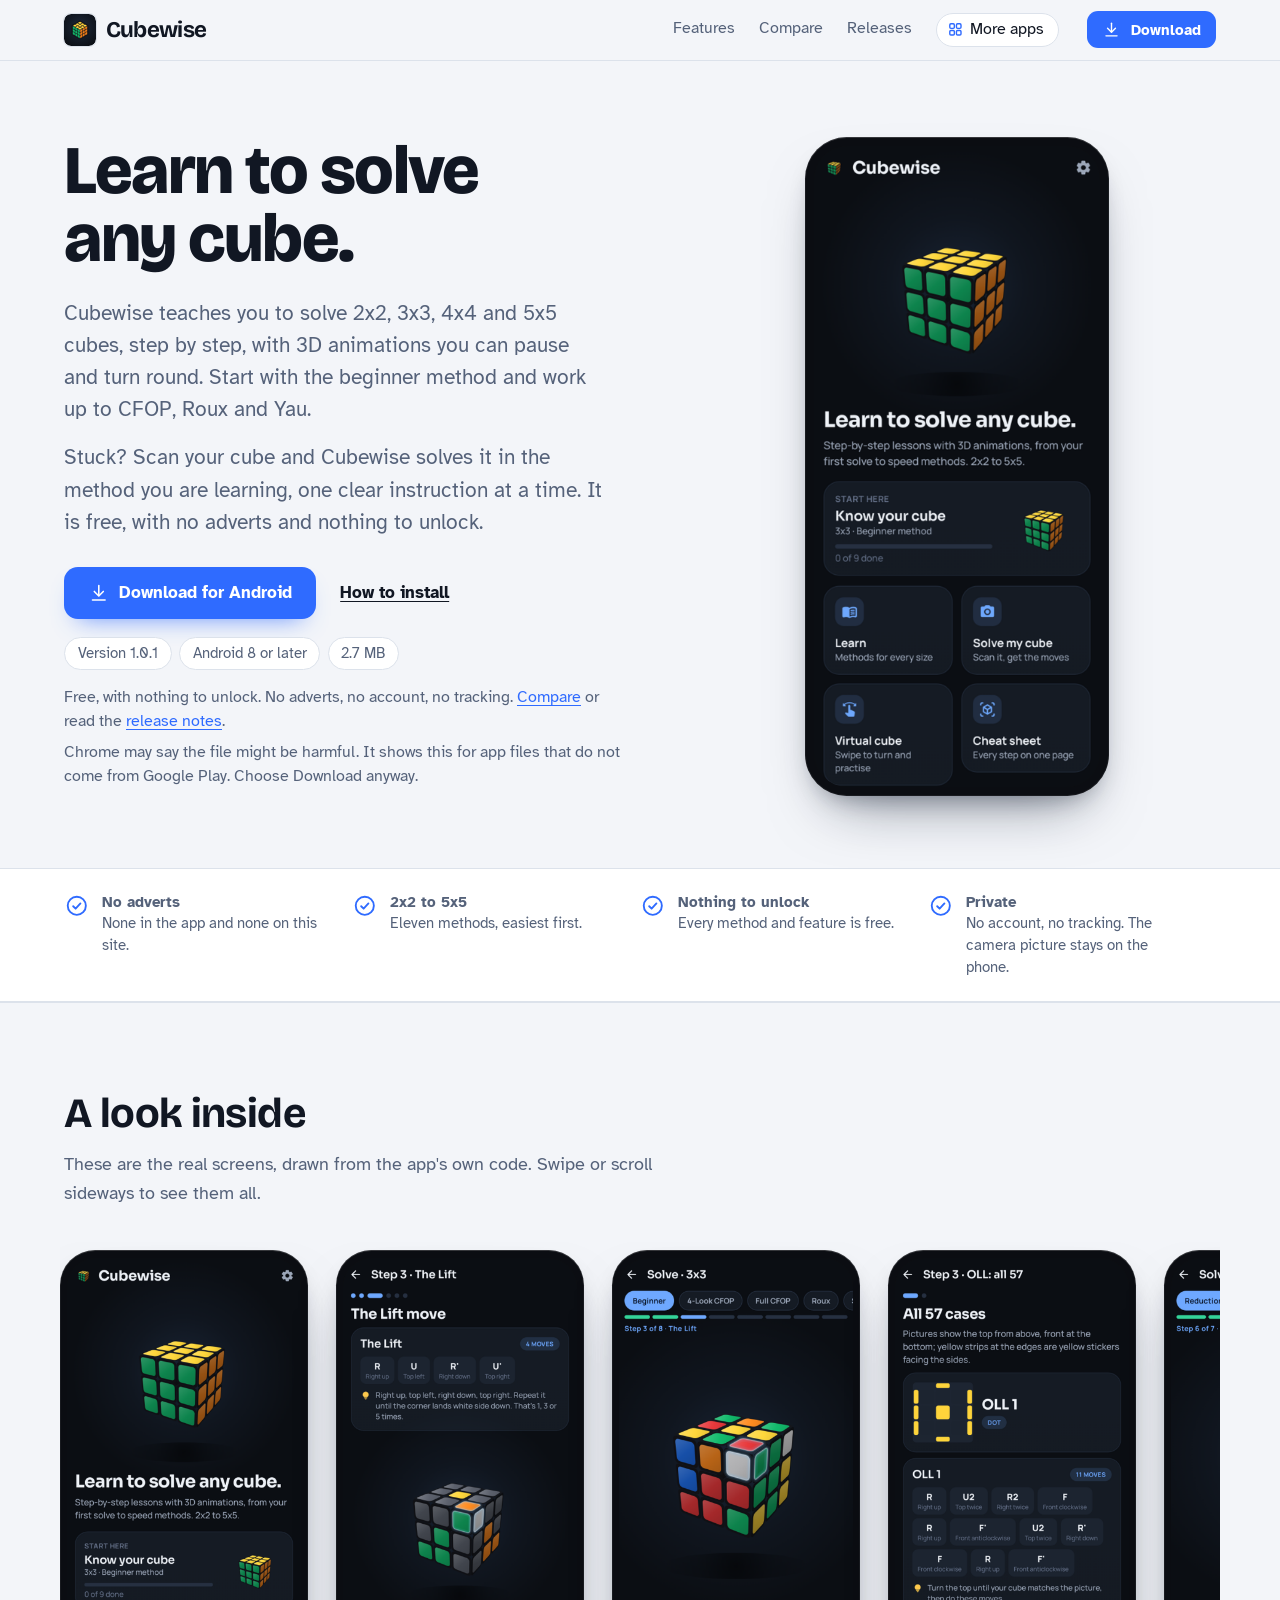
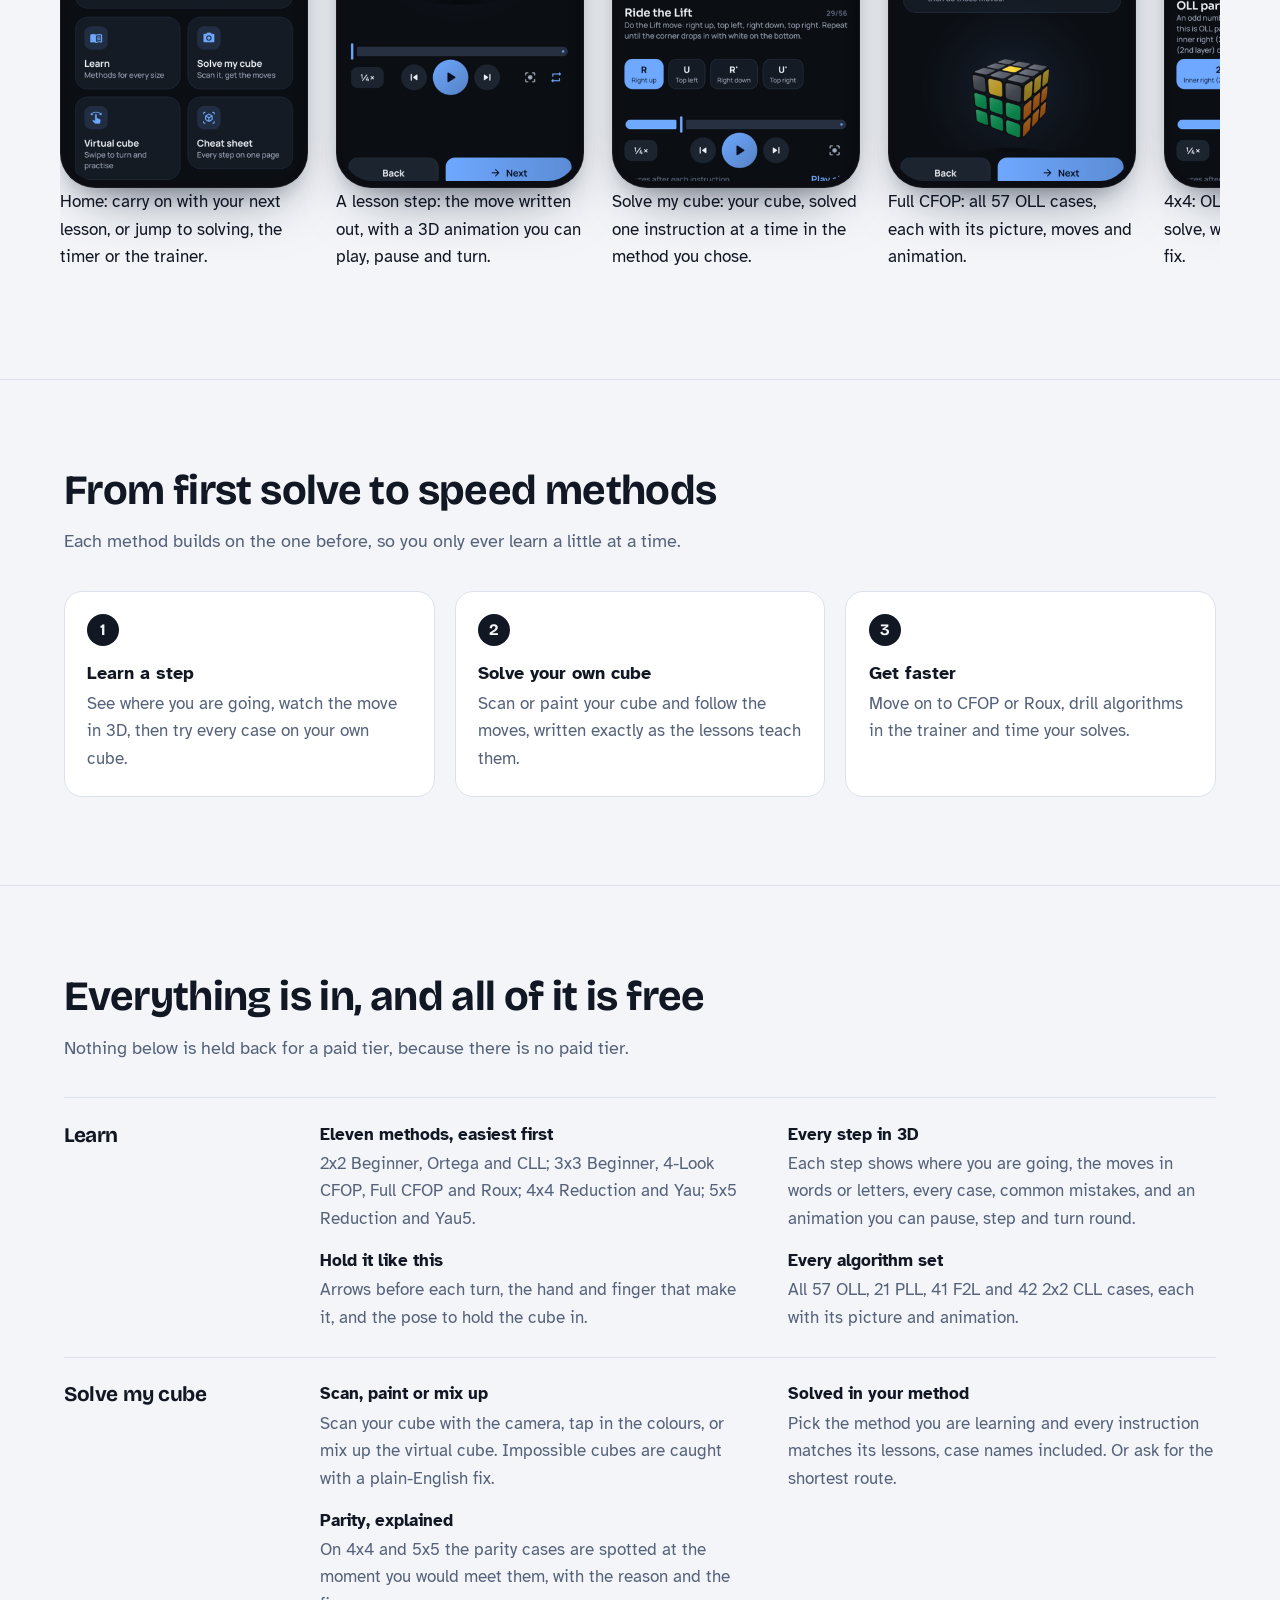
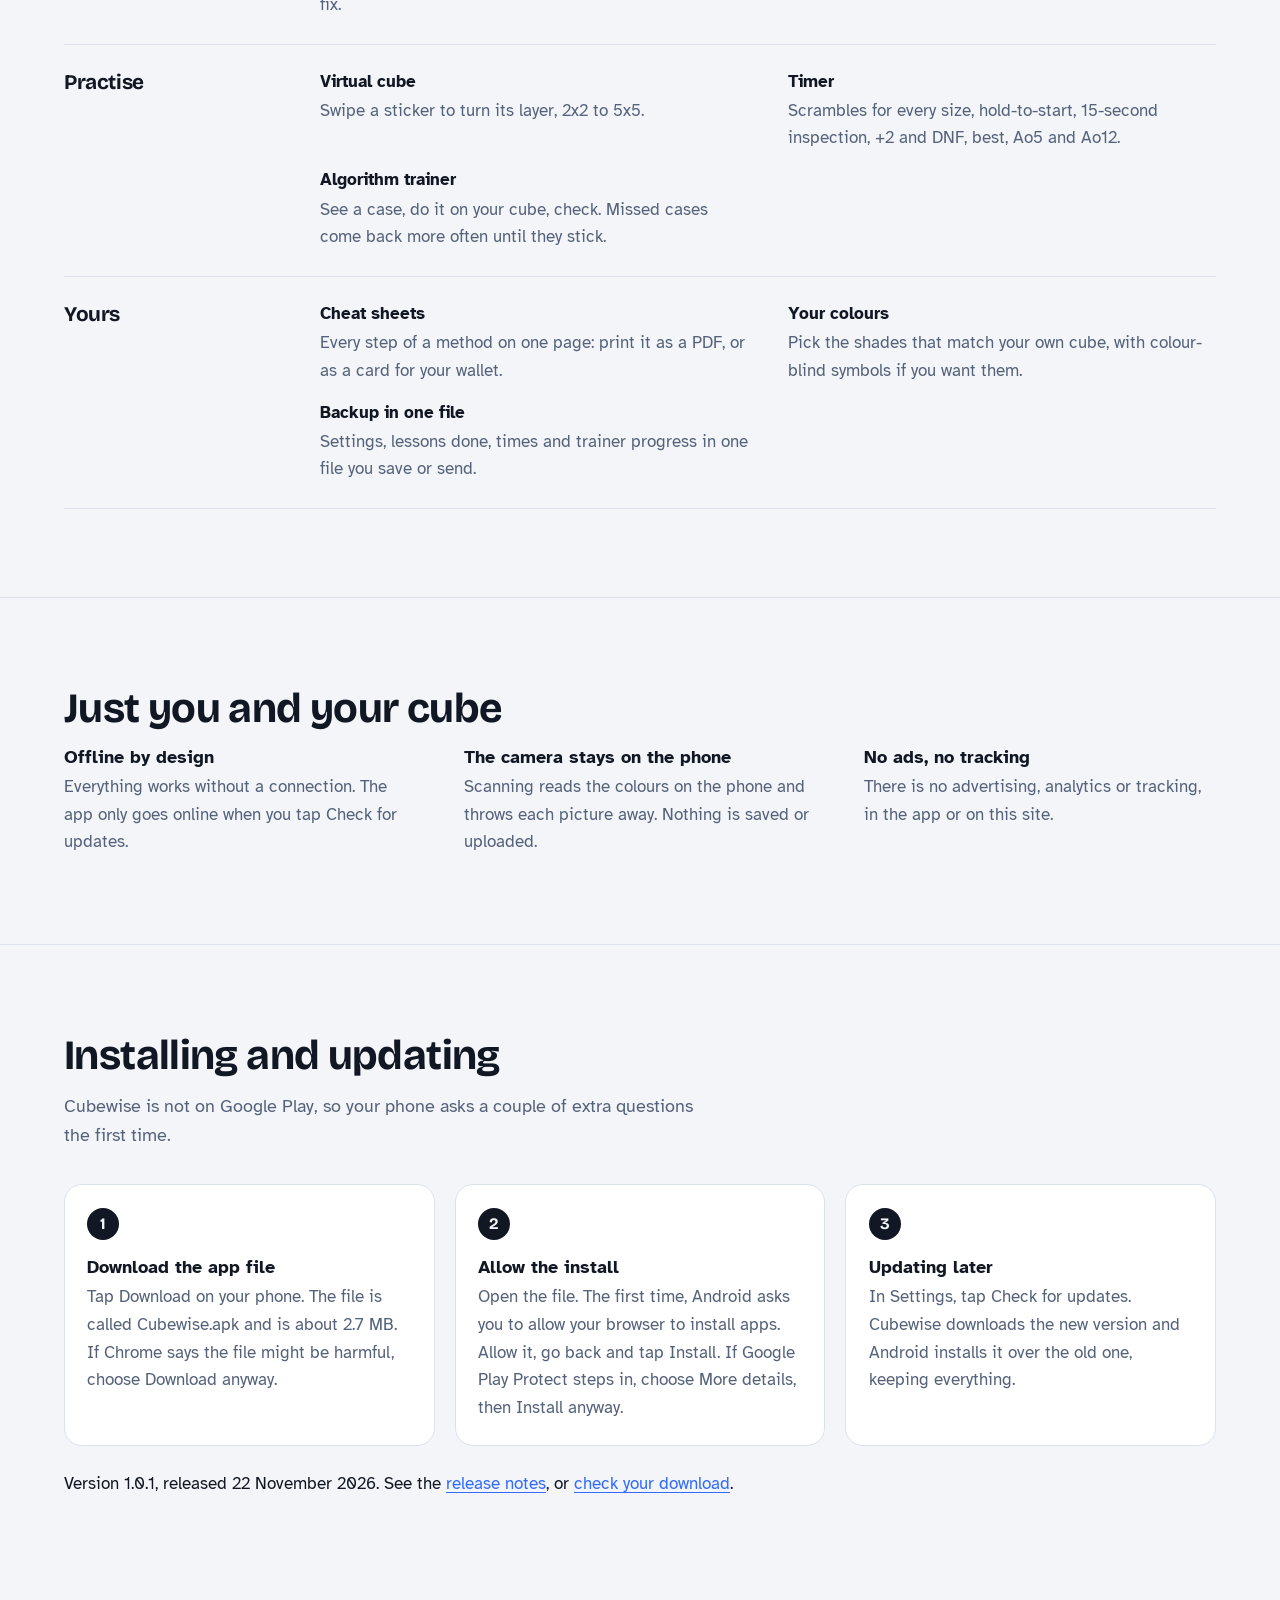
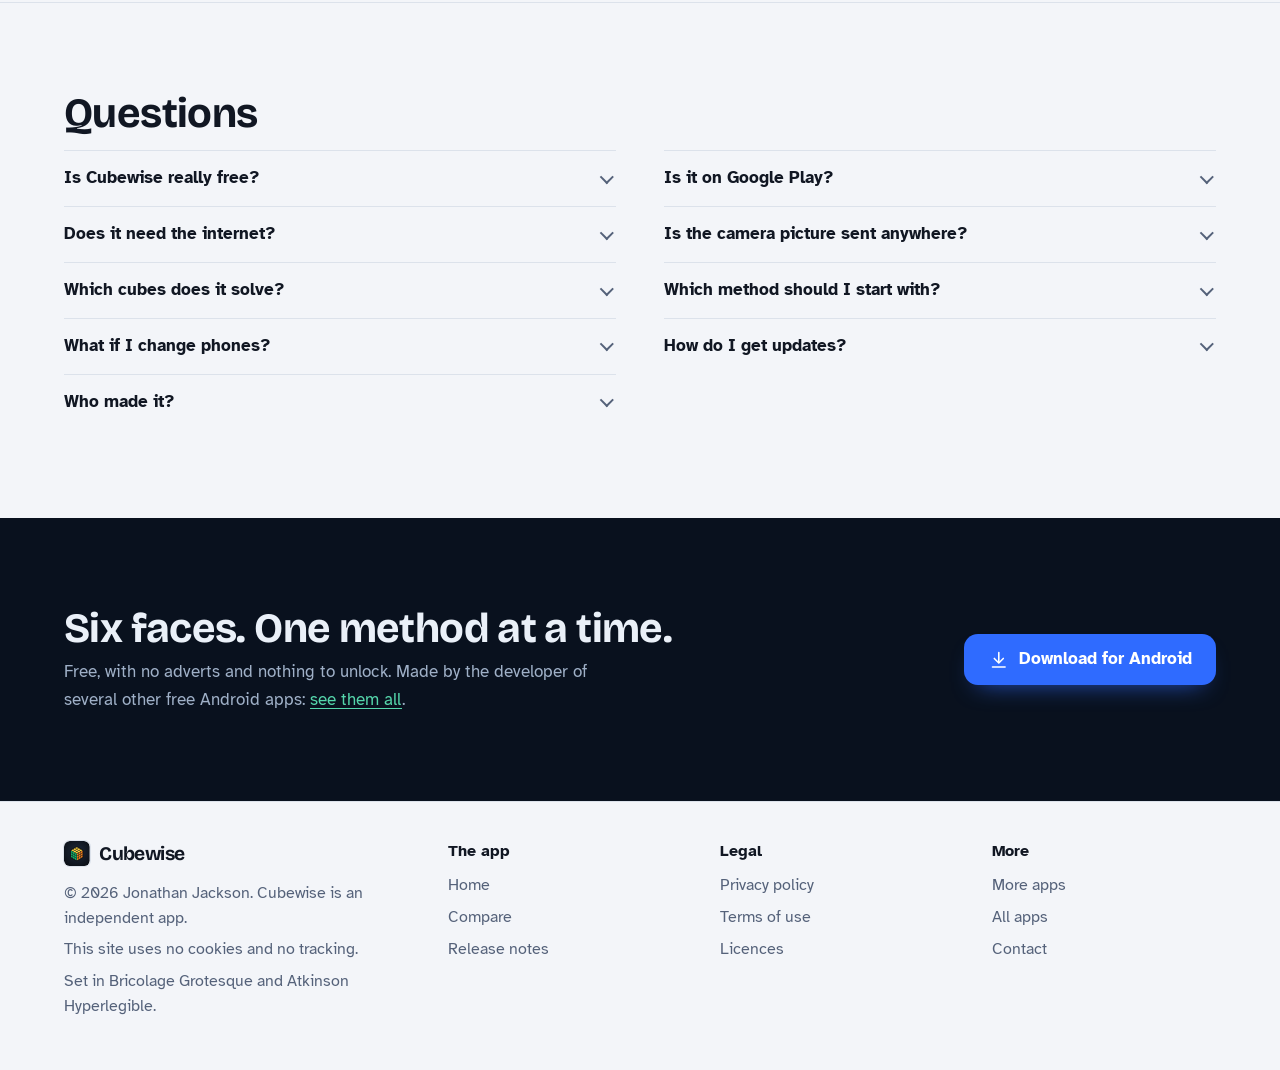
<file: index.html>
<!DOCTYPE html>
<html lang="en-GB">
<head>
<meta charset="utf-8">
<meta name="viewport" content="width=device-width, initial-scale=1">
<title>Cubewise: learn to solve 2x2 to 5x5 cubes, free for Android</title>
<meta name="description" content="Cubewise is a free Android app that teaches you to solve 2x2, 3x3, 4x4 and 5x5 cubes with 3D animated lessons, scans your real cube and solves it step by step in the method you are learning. No adverts, no account, no tracking.">
<meta name="author" content="Jonathan Jackson">
<link rel="canonical" href="https://customgpter.github.io/cubewise/">
<meta name="theme-color" content="#f3f6fc" media="(prefers-color-scheme: light)">
<meta name="theme-color" content="#0c1226" media="(prefers-color-scheme: dark)">
<meta property="og:type" content="website">
<meta property="og:site_name" content="Cubewise">
<meta property="og:title" content="Cubewise: learn to solve 2x2 to 5x5 cubes, free for Android">
<meta property="og:description" content="Cubewise is a free Android app that teaches you to solve 2x2, 3x3, 4x4 and 5x5 cubes with 3D animated lessons, scans your real cube and solves it step by step in the method you are learning. No adverts, no account, no tracking.">
<meta property="og:url" content="https://customgpter.github.io/cubewise/">
<meta property="og:image" content="https://customgpter.github.io/cubewise/assets/og.png">
<meta property="og:image:width" content="1200">
<meta property="og:image:height" content="630">
<meta property="og:image:alt" content="Cubewise: a 3D cube lesson, a step-by-step solve and the timer">
<meta property="og:locale" content="en_GB">
<meta name="twitter:card" content="summary_large_image">
<link rel="icon" href="./assets/favicon.svg" type="image/svg+xml">
<link rel="apple-touch-icon" href="./assets/apple-touch-icon.png">
<link rel="preload" href="./assets/fonts/bricolage-grotesque-latin.woff2" as="font" type="font/woff2" crossorigin>
<link rel="preload" href="./assets/fonts/atkinson-hyperlegible-latin-400-normal.woff2" as="font" type="font/woff2" crossorigin>
<link rel="stylesheet" href="./assets/site.css?v=1">
<link rel="stylesheet" href="./assets/house.css?v=1">
<link rel="stylesheet" href="./assets/apps-list.css?v=1">
<script src="./assets/apps-list.js?v=1" defer></script>
<script type="application/ld+json">{"@context": "https://schema.org", "@type": "SoftwareApplication", "name": "Cubewise", "url": "https://customgpter.github.io/cubewise/", "description": "Cubewise is a free Android app that teaches you to solve 2x2, 3x3, 4x4 and 5x5 cubes with 3D animated lessons, scans your real cube and solves it step by step in the method you are learning. No adverts, no account, no tracking.", "applicationCategory": "EducationalApplication", "operatingSystem": "Android 8 or later", "softwareVersion": "1.0.1", "downloadUrl": "https://github.com/CustomGPTer/cubewise/releases/latest/download/Cubewise.apk", "releaseNotes": "https://customgpter.github.io/cubewise/releases.html", "offers": {"@type": "Offer", "price": "0", "priceCurrency": "GBP"}, "inLanguage": "en-GB", "image": "https://customgpter.github.io/cubewise/assets/og.png", "featureList": ["Eleven methods, easiest first", "Every step in 3D", "Hold it like this", "Every algorithm set", "Scan, paint or mix up", "Solved in your method", "Parity, explained", "Virtual cube", "Timer", "Algorithm trainer", "Cheat sheets", "Your colours", "Backup in one file"], "author": {"@type": "Person", "name": "Jonathan Jackson"}}</script>
<script type="application/ld+json">{"@context": "https://schema.org", "@type": "FAQPage", "mainEntity": [{"@type": "Question", "name": "Is Cubewise really free?", "acceptedAnswer": {"@type": "Answer", "text": "Yes. There is no paid version, no subscription, no trial and no adverts, and nothing is locked. Every method, lesson and feature is in the free app."}}, {"@type": "Question", "name": "Is it on Google Play?", "acceptedAnswer": {"@type": "Answer", "text": "No. Cubewise is a personal project and is downloaded from this site as an Android app file. It needs Android 8 or later."}}, {"@type": "Question", "name": "Does it need the internet?", "acceptedAnswer": {"@type": "Answer", "text": "No. Lessons, solving, the timer and the trainer all work with no connection. The app goes online only when you tap Check for updates."}}, {"@type": "Question", "name": "Is the camera picture sent anywhere?", "acceptedAnswer": {"@type": "Answer", "text": "No. While you scan, each frame is read on the phone for the colours of the squares and then thrown away. Nothing is saved or uploaded."}}, {"@type": "Question", "name": "Which cubes does it solve?", "acceptedAnswer": {"@type": "Answer", "text": "Standard 2x2, 3x3, 4x4 and 5x5 cubes with the usual colours: white opposite yellow, green opposite blue, red opposite orange. You can pick shades that match your own cube."}}, {"@type": "Question", "name": "Which method should I start with?", "acceptedAnswer": {"@type": "Answer", "text": "The 3x3 Beginner method: eight short steps, each with its own story and only a handful of moves. Each method after it builds on the one before."}}, {"@type": "Question", "name": "What if I change phones?", "acceptedAnswer": {"@type": "Answer", "text": "In Settings, choose Make a backup and save the file somewhere you can reach from the new phone, such as Google Drive. Install Cubewise there and choose Restore."}}, {"@type": "Question", "name": "How do I get updates?", "acceptedAnswer": {"@type": "Answer", "text": "In Settings, tap Check for updates. If there is a new version, Cubewise downloads it and Android asks you to install it over the old one. Everything is kept."}}, {"@type": "Question", "name": "Who made it?", "acceptedAnswer": {"@type": "Answer", "text": "Cubewise is made by Jonathan Jackson, an independent developer in the United Kingdom."}}]}</script>
</head>
<body>
<a class="skip" href="#main">Skip to content</a>
<header class="masthead">
<div class="wrap">
<a class="brand" href="./" aria-label="Cubewise home"><svg viewBox="0 0 108 108" aria-hidden="true"><defs><radialGradient id="cwg" cx="54" cy="46" r="76" gradientUnits="userSpaceOnUse"><stop offset="0" stop-color="#1E2A3D"/><stop offset="1" stop-color="#0A0D12"/></radialGradient></defs><rect width="108" height="108" rx="24" fill="url(#cwg)"/><g transform="translate(54 54) scale(1.16) translate(-54 -54)"><path fill="#14171D" stroke="#14171D" stroke-width="2.5" stroke-linejoin="round" d="M54.00,26.80 L77.55,40.40 L77.55,67.60 L54.00,81.20 L30.45,67.60 L30.45,40.40 Z"/><path fill="#FFD43B" d="M33.79,41.50 L39.57,38.17 L45.34,41.50 L39.57,44.83 Z"/><path fill="#FFD43B" d="M41.01,45.67 L46.78,42.33 L52.56,45.67 L46.78,49.00 Z"/><path fill="#FFD43B" d="M48.23,49.83 L54.00,46.50 L59.77,49.83 L54.00,53.17 Z"/><path fill="#FFD43B" d="M41.01,37.33 L46.78,34.00 L52.56,37.33 L46.78,40.67 Z"/><path fill="#FFD43B" d="M48.23,41.50 L54.00,38.17 L59.77,41.50 L54.00,44.83 Z"/><path fill="#FFD43B" d="M55.44,45.67 L61.22,42.33 L66.99,45.67 L61.22,49.00 Z"/><path fill="#FFD43B" d="M48.23,33.17 L54.00,29.83 L59.77,33.17 L54.00,36.50 Z"/><path fill="#FFD43B" d="M55.44,37.33 L61.22,34.00 L66.99,37.33 L61.22,40.67 Z"/><path fill="#FFD43B" d="M62.66,41.50 L68.43,38.17 L74.21,41.50 L68.43,44.83 Z"/><path fill="#12B76A" d="M33.07,42.75 L38.84,46.08 L38.84,52.75 L33.07,49.42 Z"/><path fill="#12B76A" d="M33.07,51.08 L38.84,54.42 L38.84,61.08 L33.07,57.75 Z"/><path fill="#12B76A" d="M33.07,59.42 L38.84,62.75 L38.84,69.42 L33.07,66.08 Z"/><path fill="#12B76A" d="M40.29,46.92 L46.06,50.25 L46.06,56.92 L40.29,53.58 Z"/><path fill="#12B76A" d="M40.29,55.25 L46.06,58.58 L46.06,65.25 L40.29,61.92 Z"/><path fill="#12B76A" d="M40.29,63.58 L46.06,66.92 L46.06,73.58 L40.29,70.25 Z"/><path fill="#12B76A" d="M47.50,51.08 L53.28,54.42 L53.28,61.08 L47.50,57.75 Z"/><path fill="#12B76A" d="M47.50,59.42 L53.28,62.75 L53.28,69.42 L47.50,66.08 Z"/><path fill="#12B76A" d="M47.50,67.75 L53.28,71.08 L53.28,77.75 L47.50,74.42 Z"/><path fill="#F07D17" d="M54.72,54.42 L60.50,51.08 L60.50,57.75 L54.72,61.08 Z"/><path fill="#F07D17" d="M54.72,62.75 L60.50,59.42 L60.50,66.08 L54.72,69.42 Z"/><path fill="#F07D17" d="M54.72,71.08 L60.50,67.75 L60.50,74.42 L54.72,77.75 Z"/><path fill="#F07D17" d="M61.94,50.25 L67.71,46.92 L67.71,53.58 L61.94,56.92 Z"/><path fill="#F07D17" d="M61.94,58.58 L67.71,55.25 L67.71,61.92 L61.94,65.25 Z"/><path fill="#F07D17" d="M61.94,66.92 L67.71,63.58 L67.71,70.25 L61.94,73.58 Z"/><path fill="#F07D17" d="M69.16,46.08 L74.93,42.75 L74.93,49.42 L69.16,52.75 Z"/><path fill="#F07D17" d="M69.16,54.42 L74.93,51.08 L74.93,57.75 L69.16,61.08 Z"/><path fill="#F07D17" d="M69.16,62.75 L74.93,59.42 L74.93,66.08 L69.16,69.42 Z"/></g></svg><span>Cubewise</span></a>
<nav aria-label="Main"><ul><li><a href="./#features">Features</a></li><li><a href="./compare.html">Compare</a></li><li><a href="./releases.html">Releases</a></li><li><a class="more-apps" href="./more-apps.html"><svg class="ico" viewBox="0 0 24 24" aria-hidden="true"><rect x="4" y="4" width="6.5" height="6.5" rx="1.6"/><rect x="13.5" y="4" width="6.5" height="6.5" rx="1.6"/><rect x="4" y="13.5" width="6.5" height="6.5" rx="1.6"/><rect x="13.5" y="13.5" width="6.5" height="6.5" rx="1.6"/></svg>More apps</a></li></ul></nav>
<a class="button small" href="https://github.com/CustomGPTer/cubewise/releases/latest/download/Cubewise.apk"><svg class="ico" viewBox="0 0 24 24" aria-hidden="true"><path d="M12 4v11"/><path d="M7 10.5l5 5 5-5"/><path d="M5 20h14"/></svg>Download</a>
</div>
</header>
<main id="main">
<div class="hero">
<div class="wrap hero-grid">
<div class="hero-copy">
<h1>Learn to solve any cube.</h1>
<p class="lede">Cubewise teaches you to solve 2x2, 3x3, 4x4 and 5x5 cubes, step by step, with 3D animations you can pause and turn round. Start with the beginner method and work up to CFOP, Roux and Yau.</p><p class="lede">Stuck? Scan your cube and Cubewise solves it in the method you are learning, one clear instruction at a time. It is free, with no adverts and nothing to unlock.</p>
<p class="get" id="download"><a class="button" href="https://github.com/CustomGPTer/cubewise/releases/latest/download/Cubewise.apk"><svg class="ico" viewBox="0 0 24 24" aria-hidden="true"><path d="M12 4v11"/><path d="M7 10.5l5 5 5-5"/><path d="M5 20h14"/></svg>Download for Android</a><a class="aside" href="#install">How to install</a></p>
<ul class="pills"><li>Version 1.0.1</li><li>Android 8 or later</li><li>2.7 MB</li></ul>
<p class="facts">Free, with nothing to unlock. No adverts, no account, no tracking. <a href="compare.html">Compare</a> or read the <a href="releases.html">release notes</a>.</p>
<p class="facts">Chrome may say the file might be harmful. It shows this for app files that do not come from Google Play. Choose Download anyway.</p>
</div>
<div class="hero-phone"><div class="phone"><img src="./assets/screens/home.png" alt="Home: carry on with your next lesson, or jump to solving, the timer or the trainer." width="393" height="852" fetchpriority="high"></div></div>
</div>
</div>

<section class="promises" aria-label="In short">
<div class="wrap"><ul><li><svg class="ico" viewBox="0 0 24 24" aria-hidden="true"><circle cx="12" cy="12" r="8.5"/><path d="M8.6 12.4l2.3 2.3 4.5-4.9"/></svg><span><b>No adverts</b><span>None in the app and none on this site.</span></span></li><li><svg class="ico" viewBox="0 0 24 24" aria-hidden="true"><circle cx="12" cy="12" r="8.5"/><path d="M8.6 12.4l2.3 2.3 4.5-4.9"/></svg><span><b>2x2 to 5x5</b><span>Eleven methods, easiest first.</span></span></li><li><svg class="ico" viewBox="0 0 24 24" aria-hidden="true"><circle cx="12" cy="12" r="8.5"/><path d="M8.6 12.4l2.3 2.3 4.5-4.9"/></svg><span><b>Nothing to unlock</b><span>Every method and feature is free.</span></span></li><li><svg class="ico" viewBox="0 0 24 24" aria-hidden="true"><circle cx="12" cy="12" r="8.5"/><path d="M8.6 12.4l2.3 2.3 4.5-4.9"/></svg><span><b>Private</b><span>No account, no tracking. The camera picture stays on the phone.</span></span></li></ul></div>
</section>

<section id="screens" aria-labelledby="screens-h">
<div class="wrap">
<h2 id="screens-h">A look inside</h2>
<p class="intro">These are the real screens, drawn from the app's own code. Swipe or scroll sideways to see them all.</p>
<div class="gallery" tabindex="0" role="region" aria-label="Screens from Cubewise"><figure class="shot"><div class="phone"><img src="./assets/screens/home.png" alt="Home: carry on with your next lesson, or jump to solving, the timer or the trainer." width="393" height="852" loading="eager" decoding="async"></div><figcaption>Home: carry on with your next lesson, or jump to solving, the timer or the trainer.</figcaption></figure><figure class="shot"><div class="phone"><img src="./assets/screens/lesson.png" alt="A lesson step: the move written out, with a 3D animation you can play, pause and turn." width="393" height="852" loading="eager" decoding="async"></div><figcaption>A lesson step: the move written out, with a 3D animation you can play, pause and turn.</figcaption></figure><figure class="shot"><div class="phone"><img src="./assets/screens/solve.png" alt="Solve my cube: your cube, solved one instruction at a time in the method you chose." width="393" height="852" loading="eager" decoding="async"></div><figcaption>Solve my cube: your cube, solved one instruction at a time in the method you chose.</figcaption></figure><figure class="shot"><div class="phone"><img src="./assets/screens/oll.png" alt="Full CFOP: all 57 OLL cases, each with its picture, moves and animation." width="393" height="852" loading="lazy" decoding="async"></div><figcaption>Full CFOP: all 57 OLL cases, each with its picture, moves and animation.</figcaption></figure><figure class="shot"><div class="phone"><img src="./assets/screens/parity.png" alt="4x4: OLL parity spotted mid-solve, with the reason and the fix." width="393" height="852" loading="lazy" decoding="async"></div><figcaption>4x4: OLL parity spotted mid-solve, with the reason and the fix.</figcaption></figure><figure class="shot"><div class="phone"><img src="./assets/screens/five.png" alt="5x5: each centre built without breaking the ones before." width="393" height="852" loading="lazy" decoding="async"></div><figcaption>5x5: each centre built without breaking the ones before.</figcaption></figure><figure class="shot"><div class="phone"><img src="./assets/screens/paint.png" alt="Paint your cube: tap the squares, or scan it with the camera." width="393" height="852" loading="lazy" decoding="async"></div><figcaption>Paint your cube: tap the squares, or scan it with the camera.</figcaption></figure><figure class="shot"><div class="phone"><img src="./assets/screens/timer.png" alt="The timer, with scrambles for every size, inspection and averages." width="393" height="852" loading="lazy" decoding="async"></div><figcaption>The timer, with scrambles for every size, inspection and averages.</figcaption></figure><figure class="shot"><div class="phone"><img src="./assets/screens/trainer.png" alt="The algorithm trainer: cases you miss come back until they stick." width="393" height="852" loading="lazy" decoding="async"></div><figcaption>The algorithm trainer: cases you miss come back until they stick.</figcaption></figure><figure class="shot"><div class="phone"><img src="./assets/screens/cheat.png" alt="Cheat sheets, ready to print or as a wallet card." width="393" height="852" loading="lazy" decoding="async"></div><figcaption>Cheat sheets, ready to print or as a wallet card.</figcaption></figure><figure class="shot"><div class="phone"><img src="./assets/screens/learn.png" alt="Methods for every size, easiest first." width="393" height="852" loading="lazy" decoding="async"></div><figcaption>Methods for every size, easiest first.</figcaption></figure><figure class="shot"><div class="phone"><img src="./assets/screens/light.png" alt="The light theme, solving with CFOP." width="393" height="852" loading="lazy" decoding="async"></div><figcaption>The light theme, solving with CFOP.</figcaption></figure></div>
</div>
</section>

<section id="how" aria-labelledby="how-h">
<div class="wrap">
<h2 id="how-h">From first solve to speed methods</h2>
<p class="intro">Each method builds on the one before, so you only ever learn a little at a time.</p>
<ol class="steps"><li><h3>Learn a step</h3><p>See where you are going, watch the move in 3D, then try every case on your own cube.</p></li><li><h3>Solve your own cube</h3><p>Scan or paint your cube and follow the moves, written exactly as the lessons teach them.</p></li><li><h3>Get faster</h3><p>Move on to CFOP or Roux, drill algorithms in the trainer and time your solves.</p></li></ol>
</div>
</section>

<section id="features" aria-labelledby="features-h">
<div class="wrap">
<h2 id="features-h">Everything is in, and all of it is free</h2>
<p class="intro">Nothing below is held back for a paid tier, because there is no paid tier.</p>
<div class="groups"><div class="group"><h3>Learn</h3><dl><div><dt>Eleven methods, easiest first</dt><dd>2x2 Beginner, Ortega and CLL; 3x3 Beginner, 4-Look CFOP, Full CFOP and Roux; 4x4 Reduction and Yau; 5x5 Reduction and Yau5.</dd></div><div><dt>Every step in 3D</dt><dd>Each step shows where you are going, the moves in words or letters, every case, common mistakes, and an animation you can pause, step and turn round.</dd></div><div><dt>Hold it like this</dt><dd>Arrows before each turn, the hand and finger that make it, and the pose to hold the cube in.</dd></div><div><dt>Every algorithm set</dt><dd>All 57 OLL, 21 PLL, 41 F2L and 42 2x2 CLL cases, each with its picture and animation.</dd></div></dl></div><div class="group"><h3>Solve my cube</h3><dl><div><dt>Scan, paint or mix up</dt><dd>Scan your cube with the camera, tap in the colours, or mix up the virtual cube. Impossible cubes are caught with a plain-English fix.</dd></div><div><dt>Solved in your method</dt><dd>Pick the method you are learning and every instruction matches its lessons, case names included. Or ask for the shortest route.</dd></div><div><dt>Parity, explained</dt><dd>On 4x4 and 5x5 the parity cases are spotted at the moment you would meet them, with the reason and the fix.</dd></div></dl></div><div class="group"><h3>Practise</h3><dl><div><dt>Virtual cube</dt><dd>Swipe a sticker to turn its layer, 2x2 to 5x5.</dd></div><div><dt>Timer</dt><dd>Scrambles for every size, hold-to-start, 15-second inspection, +2 and DNF, best, Ao5 and Ao12.</dd></div><div><dt>Algorithm trainer</dt><dd>See a case, do it on your cube, check. Missed cases come back more often until they stick.</dd></div></dl></div><div class="group"><h3>Yours</h3><dl><div><dt>Cheat sheets</dt><dd>Every step of a method on one page: print it as a PDF, or as a card for your wallet.</dd></div><div><dt>Your colours</dt><dd>Pick the shades that match your own cube, with colour-blind symbols if you want them.</dd></div><div><dt>Backup in one file</dt><dd>Settings, lessons done, times and trainer progress in one file you save or send.</dd></div></dl></div></div>
</div>
</section>

<section id="privacy" aria-labelledby="privacy-h">
<div class="wrap">
<h2 id="privacy-h">Just you and your cube</h2>
<ul class="plain"><li><h3>Offline by design</h3><p>Everything works without a connection. The app only goes online when you tap Check for updates.</p></li><li><h3>The camera stays on the phone</h3><p>Scanning reads the colours on the phone and throws each picture away. Nothing is saved or uploaded.</p></li><li><h3>No ads, no tracking</h3><p>There is no advertising, analytics or tracking, in the app or on this site.</p></li></ul>
</div>
</section>

<section id="install" aria-labelledby="install-h">
<div class="wrap">
<h2 id="install-h">Installing and updating</h2>
<p class="intro">Cubewise is not on Google Play, so your phone asks a couple of extra questions the first time.</p>
<ol class="steps"><li><h3>Download the app file</h3><p>Tap Download on your phone. The file is called Cubewise.apk and is about 2.7 MB. If Chrome says the file might be harmful, choose Download anyway.</p></li><li><h3>Allow the install</h3><p>Open the file. The first time, Android asks you to allow your browser to install apps. Allow it, go back and tap Install. If Google Play Protect steps in, choose More details, then Install anyway.</p></li><li><h3>Updating later</h3><p>In Settings, tap Check for updates. Cubewise downloads the new version and Android installs it over the old one, keeping everything.</p></li></ol>
<p class="after-table">Version 1.0.1, released 22 November 2026. See the <a href="releases.html">release notes</a>, or <a href="releases.html#checking">check your download</a>.</p>
</div>
</section>

<section id="questions" aria-labelledby="questions-h">
<div class="wrap">
<h2 id="questions-h">Questions</h2>
<div class="faq"><details><summary>Is Cubewise really free?</summary><p>Yes. There is no paid version, no subscription, no trial and no adverts, and nothing is locked. Every method, lesson and feature is in the free app.</p></details><details><summary>Is it on Google Play?</summary><p>No. Cubewise is a personal project and is downloaded from this site as an Android app file. It needs Android 8 or later.</p></details><details><summary>Does it need the internet?</summary><p>No. Lessons, solving, the timer and the trainer all work with no connection. The app goes online only when you tap Check for updates.</p></details><details><summary>Is the camera picture sent anywhere?</summary><p>No. While you scan, each frame is read on the phone for the colours of the squares and then thrown away. Nothing is saved or uploaded.</p></details><details><summary>Which cubes does it solve?</summary><p>Standard 2x2, 3x3, 4x4 and 5x5 cubes with the usual colours: white opposite yellow, green opposite blue, red opposite orange. You can pick shades that match your own cube.</p></details><details><summary>Which method should I start with?</summary><p>The 3x3 Beginner method: eight short steps, each with its own story and only a handful of moves. Each method after it builds on the one before.</p></details><details><summary>What if I change phones?</summary><p>In Settings, choose Make a backup and save the file somewhere you can reach from the new phone, such as Google Drive. Install Cubewise there and choose Restore.</p></details><details><summary>How do I get updates?</summary><p>In Settings, tap Check for updates. If there is a new version, Cubewise downloads it and Android asks you to install it over the old one. Everything is kept.</p></details><details><summary>Who made it?</summary><p>Cubewise is made by Jonathan Jackson, an independent developer in the United Kingdom.</p></details></div>
</div>
</section>

<section class="closing" aria-labelledby="closing-h">
<div class="wrap">
<div><h2 id="closing-h">Six faces. One method at a time.</h2><p>Free, with no adverts and nothing to unlock. Made by the developer of several other free Android apps: <a href="more-apps.html">see them all</a>.</p></div>
<a class="button" href="https://github.com/CustomGPTer/cubewise/releases/latest/download/Cubewise.apk"><svg class="ico" viewBox="0 0 24 24" aria-hidden="true"><path d="M12 4v11"/><path d="M7 10.5l5 5 5-5"/><path d="M5 20h14"/></svg>Download for Android</a>
</div>
</section>
</main>
<footer class="colophon">
<div class="wrap">
<div>
<a class="brand" href="./" aria-label="Cubewise home"><svg viewBox="0 0 108 108" aria-hidden="true"><defs><radialGradient id="cwg" cx="54" cy="46" r="76" gradientUnits="userSpaceOnUse"><stop offset="0" stop-color="#1E2A3D"/><stop offset="1" stop-color="#0A0D12"/></radialGradient></defs><rect width="108" height="108" rx="24" fill="url(#cwg)"/><g transform="translate(54 54) scale(1.16) translate(-54 -54)"><path fill="#14171D" stroke="#14171D" stroke-width="2.5" stroke-linejoin="round" d="M54.00,26.80 L77.55,40.40 L77.55,67.60 L54.00,81.20 L30.45,67.60 L30.45,40.40 Z"/><path fill="#FFD43B" d="M33.79,41.50 L39.57,38.17 L45.34,41.50 L39.57,44.83 Z"/><path fill="#FFD43B" d="M41.01,45.67 L46.78,42.33 L52.56,45.67 L46.78,49.00 Z"/><path fill="#FFD43B" d="M48.23,49.83 L54.00,46.50 L59.77,49.83 L54.00,53.17 Z"/><path fill="#FFD43B" d="M41.01,37.33 L46.78,34.00 L52.56,37.33 L46.78,40.67 Z"/><path fill="#FFD43B" d="M48.23,41.50 L54.00,38.17 L59.77,41.50 L54.00,44.83 Z"/><path fill="#FFD43B" d="M55.44,45.67 L61.22,42.33 L66.99,45.67 L61.22,49.00 Z"/><path fill="#FFD43B" d="M48.23,33.17 L54.00,29.83 L59.77,33.17 L54.00,36.50 Z"/><path fill="#FFD43B" d="M55.44,37.33 L61.22,34.00 L66.99,37.33 L61.22,40.67 Z"/><path fill="#FFD43B" d="M62.66,41.50 L68.43,38.17 L74.21,41.50 L68.43,44.83 Z"/><path fill="#12B76A" d="M33.07,42.75 L38.84,46.08 L38.84,52.75 L33.07,49.42 Z"/><path fill="#12B76A" d="M33.07,51.08 L38.84,54.42 L38.84,61.08 L33.07,57.75 Z"/><path fill="#12B76A" d="M33.07,59.42 L38.84,62.75 L38.84,69.42 L33.07,66.08 Z"/><path fill="#12B76A" d="M40.29,46.92 L46.06,50.25 L46.06,56.92 L40.29,53.58 Z"/><path fill="#12B76A" d="M40.29,55.25 L46.06,58.58 L46.06,65.25 L40.29,61.92 Z"/><path fill="#12B76A" d="M40.29,63.58 L46.06,66.92 L46.06,73.58 L40.29,70.25 Z"/><path fill="#12B76A" d="M47.50,51.08 L53.28,54.42 L53.28,61.08 L47.50,57.75 Z"/><path fill="#12B76A" d="M47.50,59.42 L53.28,62.75 L53.28,69.42 L47.50,66.08 Z"/><path fill="#12B76A" d="M47.50,67.75 L53.28,71.08 L53.28,77.75 L47.50,74.42 Z"/><path fill="#F07D17" d="M54.72,54.42 L60.50,51.08 L60.50,57.75 L54.72,61.08 Z"/><path fill="#F07D17" d="M54.72,62.75 L60.50,59.42 L60.50,66.08 L54.72,69.42 Z"/><path fill="#F07D17" d="M54.72,71.08 L60.50,67.75 L60.50,74.42 L54.72,77.75 Z"/><path fill="#F07D17" d="M61.94,50.25 L67.71,46.92 L67.71,53.58 L61.94,56.92 Z"/><path fill="#F07D17" d="M61.94,58.58 L67.71,55.25 L67.71,61.92 L61.94,65.25 Z"/><path fill="#F07D17" d="M61.94,66.92 L67.71,63.58 L67.71,70.25 L61.94,73.58 Z"/><path fill="#F07D17" d="M69.16,46.08 L74.93,42.75 L74.93,49.42 L69.16,52.75 Z"/><path fill="#F07D17" d="M69.16,54.42 L74.93,51.08 L74.93,57.75 L69.16,61.08 Z"/><path fill="#F07D17" d="M69.16,62.75 L74.93,59.42 L74.93,66.08 L69.16,69.42 Z"/></g></svg><span>Cubewise</span></a>
<p>&copy; 2026 Jonathan Jackson. Cubewise is an independent app.</p>
<p>This site uses no cookies and no tracking.</p>
<p>Set in Bricolage Grotesque and Atkinson Hyperlegible.</p>
</div>
<nav aria-label="The app"><h2>The app</h2><ul>
<li><a href="./">Home</a></li>
<li><a href="./compare.html">Compare</a></li>
<li><a href="./releases.html">Release notes</a></li>
</ul></nav>
<nav aria-label="Legal"><h2>Legal</h2><ul>
<li><a href="./privacy.html">Privacy policy</a></li>
<li><a href="./terms.html">Terms of use</a></li>
<li><a href="./licences.html">Licences</a></li>
</ul></nav>
<nav aria-label="More"><h2>More</h2><ul>
<li><a href="./more-apps.html">More apps</a></li>
<li><a href="https://customgpter.github.io/">All apps</a></li>
<li><a href="https://github.com/CustomGPTer/cubewise/issues">Contact</a></li>
</ul></nav>
</div>
</footer>
</body>
</html>
</file>
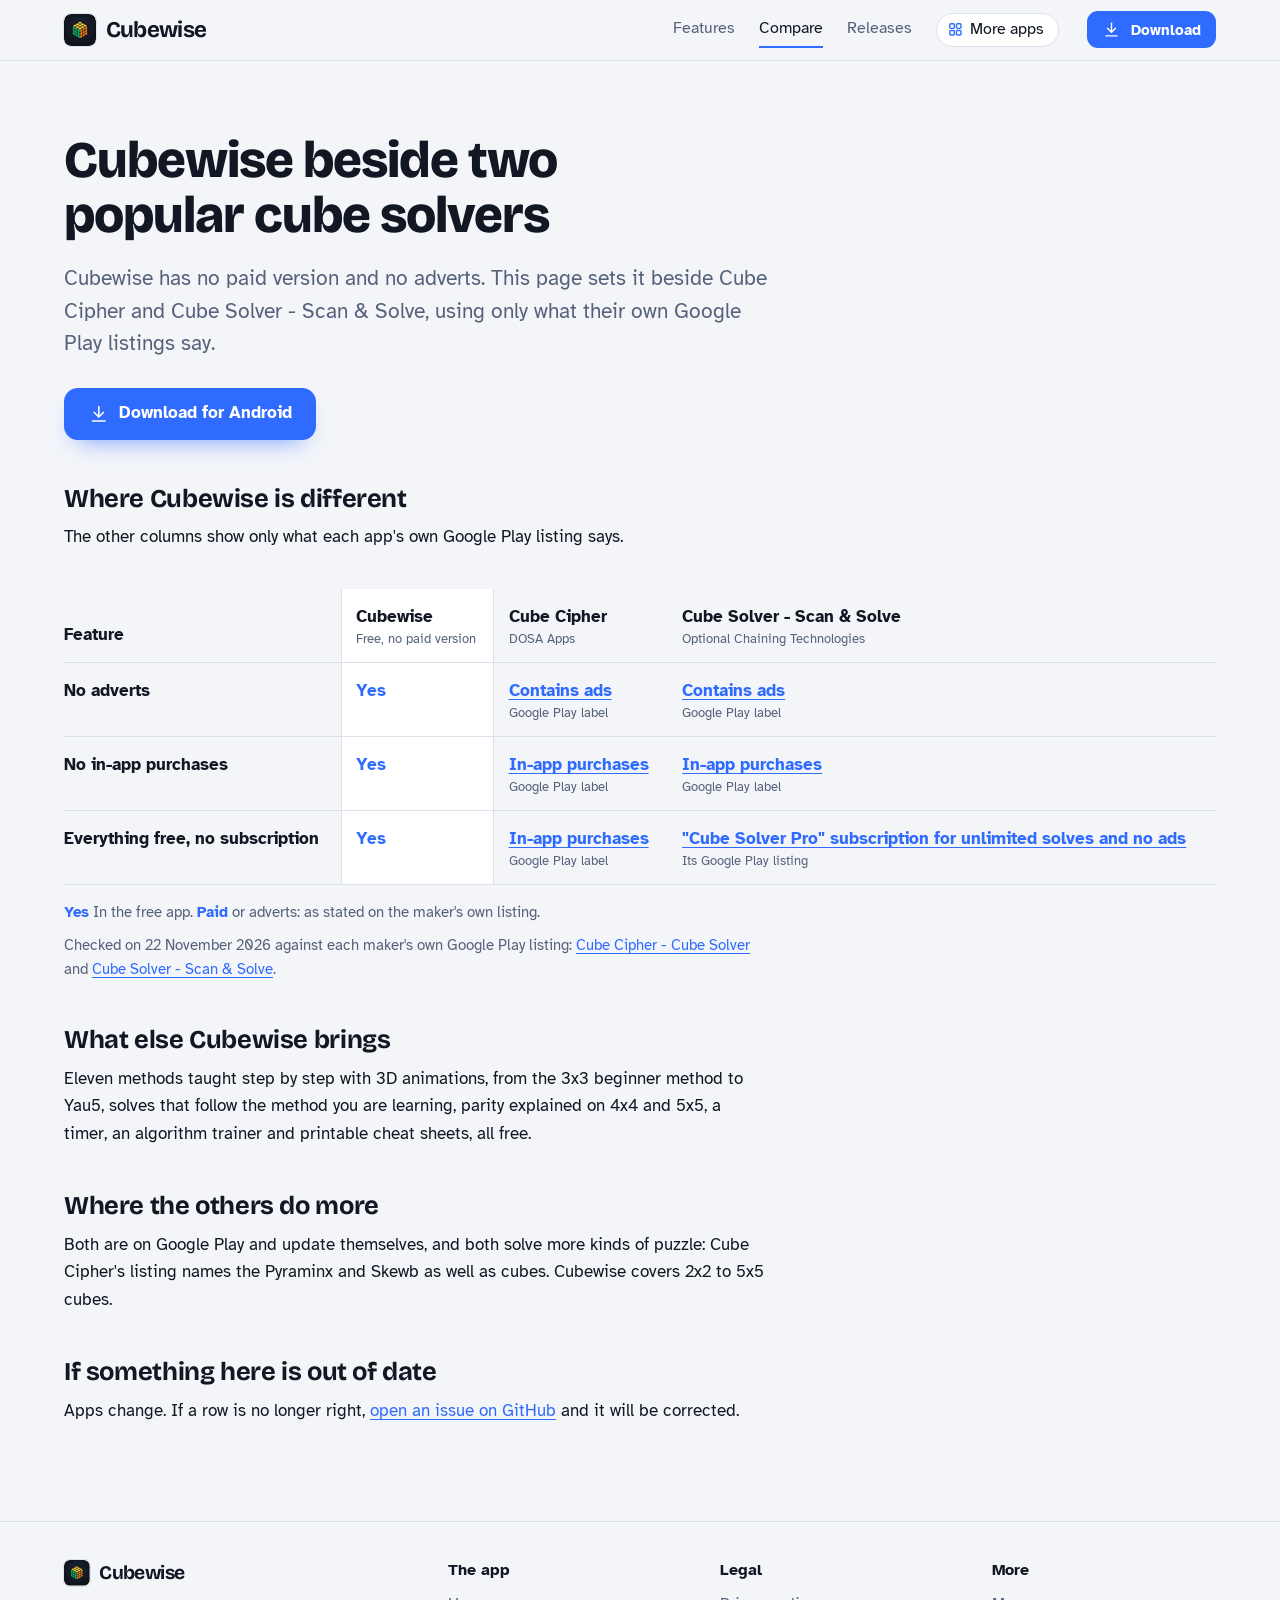
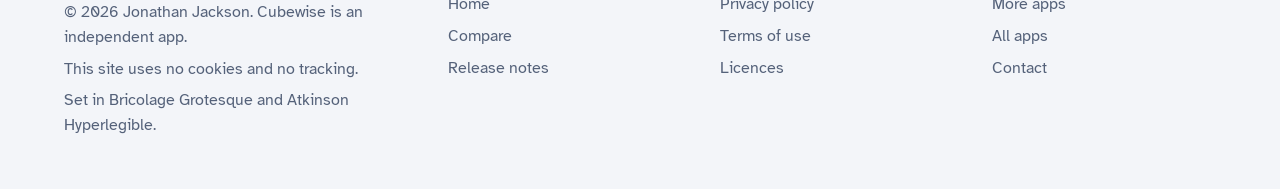
<file: compare.html>
<!DOCTYPE html>
<html lang="en-GB">
<head>
<meta charset="utf-8">
<meta name="viewport" content="width=device-width, initial-scale=1">
<title>Cubewise compared with Cube Cipher and Cube Solver</title>
<meta name="description" content="How Cubewise, a free cube-solving and teaching app with no adverts, compares with Cube Cipher and Cube Solver, from their own Google Play listings.">
<meta name="author" content="Jonathan Jackson">
<link rel="canonical" href="https://customgpter.github.io/cubewise/compare.html">
<meta name="theme-color" content="#f3f6fc" media="(prefers-color-scheme: light)">
<meta name="theme-color" content="#0c1226" media="(prefers-color-scheme: dark)">
<meta property="og:type" content="website">
<meta property="og:site_name" content="Cubewise">
<meta property="og:title" content="Cubewise compared with Cube Cipher and Cube Solver">
<meta property="og:description" content="How Cubewise, a free cube-solving and teaching app with no adverts, compares with Cube Cipher and Cube Solver, from their own Google Play listings.">
<meta property="og:url" content="https://customgpter.github.io/cubewise/compare.html">
<meta property="og:image" content="https://customgpter.github.io/cubewise/assets/og.png">
<meta property="og:image:width" content="1200">
<meta property="og:image:height" content="630">
<meta property="og:image:alt" content="Cubewise: a 3D cube lesson, a step-by-step solve and the timer">
<meta property="og:locale" content="en_GB">
<meta name="twitter:card" content="summary_large_image">
<link rel="icon" href="./assets/favicon.svg" type="image/svg+xml">
<link rel="apple-touch-icon" href="./assets/apple-touch-icon.png">
<link rel="preload" href="./assets/fonts/bricolage-grotesque-latin.woff2" as="font" type="font/woff2" crossorigin>
<link rel="preload" href="./assets/fonts/atkinson-hyperlegible-latin-400-normal.woff2" as="font" type="font/woff2" crossorigin>
<link rel="stylesheet" href="./assets/site.css?v=1">
<link rel="stylesheet" href="./assets/house.css?v=1">
<link rel="stylesheet" href="./assets/apps-list.css?v=1">
<script src="./assets/apps-list.js?v=1" defer></script>
</head>
<body>
<a class="skip" href="#main">Skip to content</a>
<header class="masthead">
<div class="wrap">
<a class="brand" href="./" aria-label="Cubewise home"><svg viewBox="0 0 108 108" aria-hidden="true"><defs><radialGradient id="cwg" cx="54" cy="46" r="76" gradientUnits="userSpaceOnUse"><stop offset="0" stop-color="#1E2A3D"/><stop offset="1" stop-color="#0A0D12"/></radialGradient></defs><rect width="108" height="108" rx="24" fill="url(#cwg)"/><g transform="translate(54 54) scale(1.16) translate(-54 -54)"><path fill="#14171D" stroke="#14171D" stroke-width="2.5" stroke-linejoin="round" d="M54.00,26.80 L77.55,40.40 L77.55,67.60 L54.00,81.20 L30.45,67.60 L30.45,40.40 Z"/><path fill="#FFD43B" d="M33.79,41.50 L39.57,38.17 L45.34,41.50 L39.57,44.83 Z"/><path fill="#FFD43B" d="M41.01,45.67 L46.78,42.33 L52.56,45.67 L46.78,49.00 Z"/><path fill="#FFD43B" d="M48.23,49.83 L54.00,46.50 L59.77,49.83 L54.00,53.17 Z"/><path fill="#FFD43B" d="M41.01,37.33 L46.78,34.00 L52.56,37.33 L46.78,40.67 Z"/><path fill="#FFD43B" d="M48.23,41.50 L54.00,38.17 L59.77,41.50 L54.00,44.83 Z"/><path fill="#FFD43B" d="M55.44,45.67 L61.22,42.33 L66.99,45.67 L61.22,49.00 Z"/><path fill="#FFD43B" d="M48.23,33.17 L54.00,29.83 L59.77,33.17 L54.00,36.50 Z"/><path fill="#FFD43B" d="M55.44,37.33 L61.22,34.00 L66.99,37.33 L61.22,40.67 Z"/><path fill="#FFD43B" d="M62.66,41.50 L68.43,38.17 L74.21,41.50 L68.43,44.83 Z"/><path fill="#12B76A" d="M33.07,42.75 L38.84,46.08 L38.84,52.75 L33.07,49.42 Z"/><path fill="#12B76A" d="M33.07,51.08 L38.84,54.42 L38.84,61.08 L33.07,57.75 Z"/><path fill="#12B76A" d="M33.07,59.42 L38.84,62.75 L38.84,69.42 L33.07,66.08 Z"/><path fill="#12B76A" d="M40.29,46.92 L46.06,50.25 L46.06,56.92 L40.29,53.58 Z"/><path fill="#12B76A" d="M40.29,55.25 L46.06,58.58 L46.06,65.25 L40.29,61.92 Z"/><path fill="#12B76A" d="M40.29,63.58 L46.06,66.92 L46.06,73.58 L40.29,70.25 Z"/><path fill="#12B76A" d="M47.50,51.08 L53.28,54.42 L53.28,61.08 L47.50,57.75 Z"/><path fill="#12B76A" d="M47.50,59.42 L53.28,62.75 L53.28,69.42 L47.50,66.08 Z"/><path fill="#12B76A" d="M47.50,67.75 L53.28,71.08 L53.28,77.75 L47.50,74.42 Z"/><path fill="#F07D17" d="M54.72,54.42 L60.50,51.08 L60.50,57.75 L54.72,61.08 Z"/><path fill="#F07D17" d="M54.72,62.75 L60.50,59.42 L60.50,66.08 L54.72,69.42 Z"/><path fill="#F07D17" d="M54.72,71.08 L60.50,67.75 L60.50,74.42 L54.72,77.75 Z"/><path fill="#F07D17" d="M61.94,50.25 L67.71,46.92 L67.71,53.58 L61.94,56.92 Z"/><path fill="#F07D17" d="M61.94,58.58 L67.71,55.25 L67.71,61.92 L61.94,65.25 Z"/><path fill="#F07D17" d="M61.94,66.92 L67.71,63.58 L67.71,70.25 L61.94,73.58 Z"/><path fill="#F07D17" d="M69.16,46.08 L74.93,42.75 L74.93,49.42 L69.16,52.75 Z"/><path fill="#F07D17" d="M69.16,54.42 L74.93,51.08 L74.93,57.75 L69.16,61.08 Z"/><path fill="#F07D17" d="M69.16,62.75 L74.93,59.42 L74.93,66.08 L69.16,69.42 Z"/></g></svg><span>Cubewise</span></a>
<nav aria-label="Main"><ul><li><a href="./#features">Features</a></li><li><a href="./compare.html" aria-current="page">Compare</a></li><li><a href="./releases.html">Releases</a></li><li><a class="more-apps" href="./more-apps.html"><svg class="ico" viewBox="0 0 24 24" aria-hidden="true"><rect x="4" y="4" width="6.5" height="6.5" rx="1.6"/><rect x="13.5" y="4" width="6.5" height="6.5" rx="1.6"/><rect x="4" y="13.5" width="6.5" height="6.5" rx="1.6"/><rect x="13.5" y="13.5" width="6.5" height="6.5" rx="1.6"/></svg>More apps</a></li></ul></nav>
<a class="button small" href="https://github.com/CustomGPTer/cubewise/releases/latest/download/Cubewise.apk"><svg class="ico" viewBox="0 0 24 24" aria-hidden="true"><path d="M12 4v11"/><path d="M7 10.5l5 5 5-5"/><path d="M5 20h14"/></svg>Download</a>
</div>
</header>
<main id="main" class="doc">
<div class="wrap">
<div class="measure">
<h1>Cubewise beside two popular cube solvers</h1>
<p class="lede">Cubewise has no paid version and no adverts. This page sets it beside Cube Cipher and Cube Solver - Scan &amp; Solve, using only what their own Google Play listings say.</p>
<p class="get"><a class="button" href="https://github.com/CustomGPTer/cubewise/releases/latest/download/Cubewise.apk"><svg class="ico" viewBox="0 0 24 24" aria-hidden="true"><path d="M12 4v11"/><path d="M7 10.5l5 5 5-5"/><path d="M5 20h14"/></svg>Download for Android</a></p>
<h2 id="table">Where Cubewise is different</h2>
<p>The other columns show only what each app's own Google Play listing says.</p>
</div>
<div class="scroll">
<table class="cmp">
<thead><tr><th scope="col">Feature</th><th scope="col" class="ours">Cubewise<small>Free, no paid version</small></th><th scope="col">Cube Cipher<small>DOSA Apps</small></th><th scope="col">Cube Solver - Scan &amp; Solve<small>Optional Chaining Technologies</small></th></tr></thead>
<tbody>
<tr><th scope="row">No adverts</th><td class="yes ours"><span class="app">Cubewise</span><span class="v">Yes</span></td><td class="pay"><span class="app">Cube Cipher</span><span class="v"><a href="https://play.google.com/store/apps/details?id=com.aseemsalim.cubecipher">Contains ads</a><small>Google Play label</small></span></td><td class="pay"><span class="app">Cube Solver</span><span class="v"><a href="https://play.google.com/store/apps/details?id=pbf.rubiks.cube.solver">Contains ads</a><small>Google Play label</small></span></td></tr><tr><th scope="row">No in-app purchases</th><td class="yes ours"><span class="app">Cubewise</span><span class="v">Yes</span></td><td class="pay"><span class="app">Cube Cipher</span><span class="v"><a href="https://play.google.com/store/apps/details?id=com.aseemsalim.cubecipher">In-app purchases</a><small>Google Play label</small></span></td><td class="pay"><span class="app">Cube Solver</span><span class="v"><a href="https://play.google.com/store/apps/details?id=pbf.rubiks.cube.solver">In-app purchases</a><small>Google Play label</small></span></td></tr><tr><th scope="row">Everything free, no subscription</th><td class="yes ours"><span class="app">Cubewise</span><span class="v">Yes</span></td><td class="pay"><span class="app">Cube Cipher</span><span class="v"><a href="https://play.google.com/store/apps/details?id=com.aseemsalim.cubecipher">In-app purchases</a><small>Google Play label</small></span></td><td class="pay"><span class="app">Cube Solver</span><span class="v"><a href="https://play.google.com/store/apps/details?id=pbf.rubiks.cube.solver">&quot;Cube Solver Pro&quot; subscription for unlimited solves and no ads</a><small>Its Google Play listing</small></span></td></tr>
</tbody>
</table>
</div>
<div class="measure">
<p class="key"><strong class="yes">Yes</strong> In the free app. <strong class="pay">Paid</strong> or adverts: as stated on the maker's own listing.</p>
<p class="key">Checked on 22 November 2026 against each maker's own Google Play listing: <a href="https://play.google.com/store/apps/details?id=com.aseemsalim.cubecipher">Cube Cipher - Cube Solver</a> and <a href="https://play.google.com/store/apps/details?id=pbf.rubiks.cube.solver">Cube Solver - Scan &amp; Solve</a>.</p>
<h2>What else Cubewise brings</h2><p>Eleven methods taught step by step with 3D animations, from the 3x3 beginner method to Yau5, solves that follow the method you are learning, parity explained on 4x4 and 5x5, a timer, an algorithm trainer and printable cheat sheets, all free.</p>
<h2>Where the others do more</h2><p>Both are on Google Play and update themselves, and both solve more kinds of puzzle: Cube Cipher's listing names the Pyraminx and Skewb as well as cubes. Cubewise covers 2x2 to 5x5 cubes.</p>
<h2 id="wrong">If something here is out of date</h2>
<p>Apps change. If a row is no longer right, <a href="https://github.com/CustomGPTer/cubewise/issues">open an issue on GitHub</a> and it will be corrected.</p>
</div>
</div>
</main>
<footer class="colophon">
<div class="wrap">
<div>
<a class="brand" href="./" aria-label="Cubewise home"><svg viewBox="0 0 108 108" aria-hidden="true"><defs><radialGradient id="cwg" cx="54" cy="46" r="76" gradientUnits="userSpaceOnUse"><stop offset="0" stop-color="#1E2A3D"/><stop offset="1" stop-color="#0A0D12"/></radialGradient></defs><rect width="108" height="108" rx="24" fill="url(#cwg)"/><g transform="translate(54 54) scale(1.16) translate(-54 -54)"><path fill="#14171D" stroke="#14171D" stroke-width="2.5" stroke-linejoin="round" d="M54.00,26.80 L77.55,40.40 L77.55,67.60 L54.00,81.20 L30.45,67.60 L30.45,40.40 Z"/><path fill="#FFD43B" d="M33.79,41.50 L39.57,38.17 L45.34,41.50 L39.57,44.83 Z"/><path fill="#FFD43B" d="M41.01,45.67 L46.78,42.33 L52.56,45.67 L46.78,49.00 Z"/><path fill="#FFD43B" d="M48.23,49.83 L54.00,46.50 L59.77,49.83 L54.00,53.17 Z"/><path fill="#FFD43B" d="M41.01,37.33 L46.78,34.00 L52.56,37.33 L46.78,40.67 Z"/><path fill="#FFD43B" d="M48.23,41.50 L54.00,38.17 L59.77,41.50 L54.00,44.83 Z"/><path fill="#FFD43B" d="M55.44,45.67 L61.22,42.33 L66.99,45.67 L61.22,49.00 Z"/><path fill="#FFD43B" d="M48.23,33.17 L54.00,29.83 L59.77,33.17 L54.00,36.50 Z"/><path fill="#FFD43B" d="M55.44,37.33 L61.22,34.00 L66.99,37.33 L61.22,40.67 Z"/><path fill="#FFD43B" d="M62.66,41.50 L68.43,38.17 L74.21,41.50 L68.43,44.83 Z"/><path fill="#12B76A" d="M33.07,42.75 L38.84,46.08 L38.84,52.75 L33.07,49.42 Z"/><path fill="#12B76A" d="M33.07,51.08 L38.84,54.42 L38.84,61.08 L33.07,57.75 Z"/><path fill="#12B76A" d="M33.07,59.42 L38.84,62.75 L38.84,69.42 L33.07,66.08 Z"/><path fill="#12B76A" d="M40.29,46.92 L46.06,50.25 L46.06,56.92 L40.29,53.58 Z"/><path fill="#12B76A" d="M40.29,55.25 L46.06,58.58 L46.06,65.25 L40.29,61.92 Z"/><path fill="#12B76A" d="M40.29,63.58 L46.06,66.92 L46.06,73.58 L40.29,70.25 Z"/><path fill="#12B76A" d="M47.50,51.08 L53.28,54.42 L53.28,61.08 L47.50,57.75 Z"/><path fill="#12B76A" d="M47.50,59.42 L53.28,62.75 L53.28,69.42 L47.50,66.08 Z"/><path fill="#12B76A" d="M47.50,67.75 L53.28,71.08 L53.28,77.75 L47.50,74.42 Z"/><path fill="#F07D17" d="M54.72,54.42 L60.50,51.08 L60.50,57.75 L54.72,61.08 Z"/><path fill="#F07D17" d="M54.72,62.75 L60.50,59.42 L60.50,66.08 L54.72,69.42 Z"/><path fill="#F07D17" d="M54.72,71.08 L60.50,67.75 L60.50,74.42 L54.72,77.75 Z"/><path fill="#F07D17" d="M61.94,50.25 L67.71,46.92 L67.71,53.58 L61.94,56.92 Z"/><path fill="#F07D17" d="M61.94,58.58 L67.71,55.25 L67.71,61.92 L61.94,65.25 Z"/><path fill="#F07D17" d="M61.94,66.92 L67.71,63.58 L67.71,70.25 L61.94,73.58 Z"/><path fill="#F07D17" d="M69.16,46.08 L74.93,42.75 L74.93,49.42 L69.16,52.75 Z"/><path fill="#F07D17" d="M69.16,54.42 L74.93,51.08 L74.93,57.75 L69.16,61.08 Z"/><path fill="#F07D17" d="M69.16,62.75 L74.93,59.42 L74.93,66.08 L69.16,69.42 Z"/></g></svg><span>Cubewise</span></a>
<p>&copy; 2026 Jonathan Jackson. Cubewise is an independent app.</p>
<p>This site uses no cookies and no tracking.</p>
<p>Set in Bricolage Grotesque and Atkinson Hyperlegible.</p>
</div>
<nav aria-label="The app"><h2>The app</h2><ul>
<li><a href="./">Home</a></li>
<li><a href="./compare.html">Compare</a></li>
<li><a href="./releases.html">Release notes</a></li>
</ul></nav>
<nav aria-label="Legal"><h2>Legal</h2><ul>
<li><a href="./privacy.html">Privacy policy</a></li>
<li><a href="./terms.html">Terms of use</a></li>
<li><a href="./licences.html">Licences</a></li>
</ul></nav>
<nav aria-label="More"><h2>More</h2><ul>
<li><a href="./more-apps.html">More apps</a></li>
<li><a href="https://customgpter.github.io/">All apps</a></li>
<li><a href="https://github.com/CustomGPTer/cubewise/issues">Contact</a></li>
</ul></nav>
</div>
</footer>
</body>
</html>
</file>
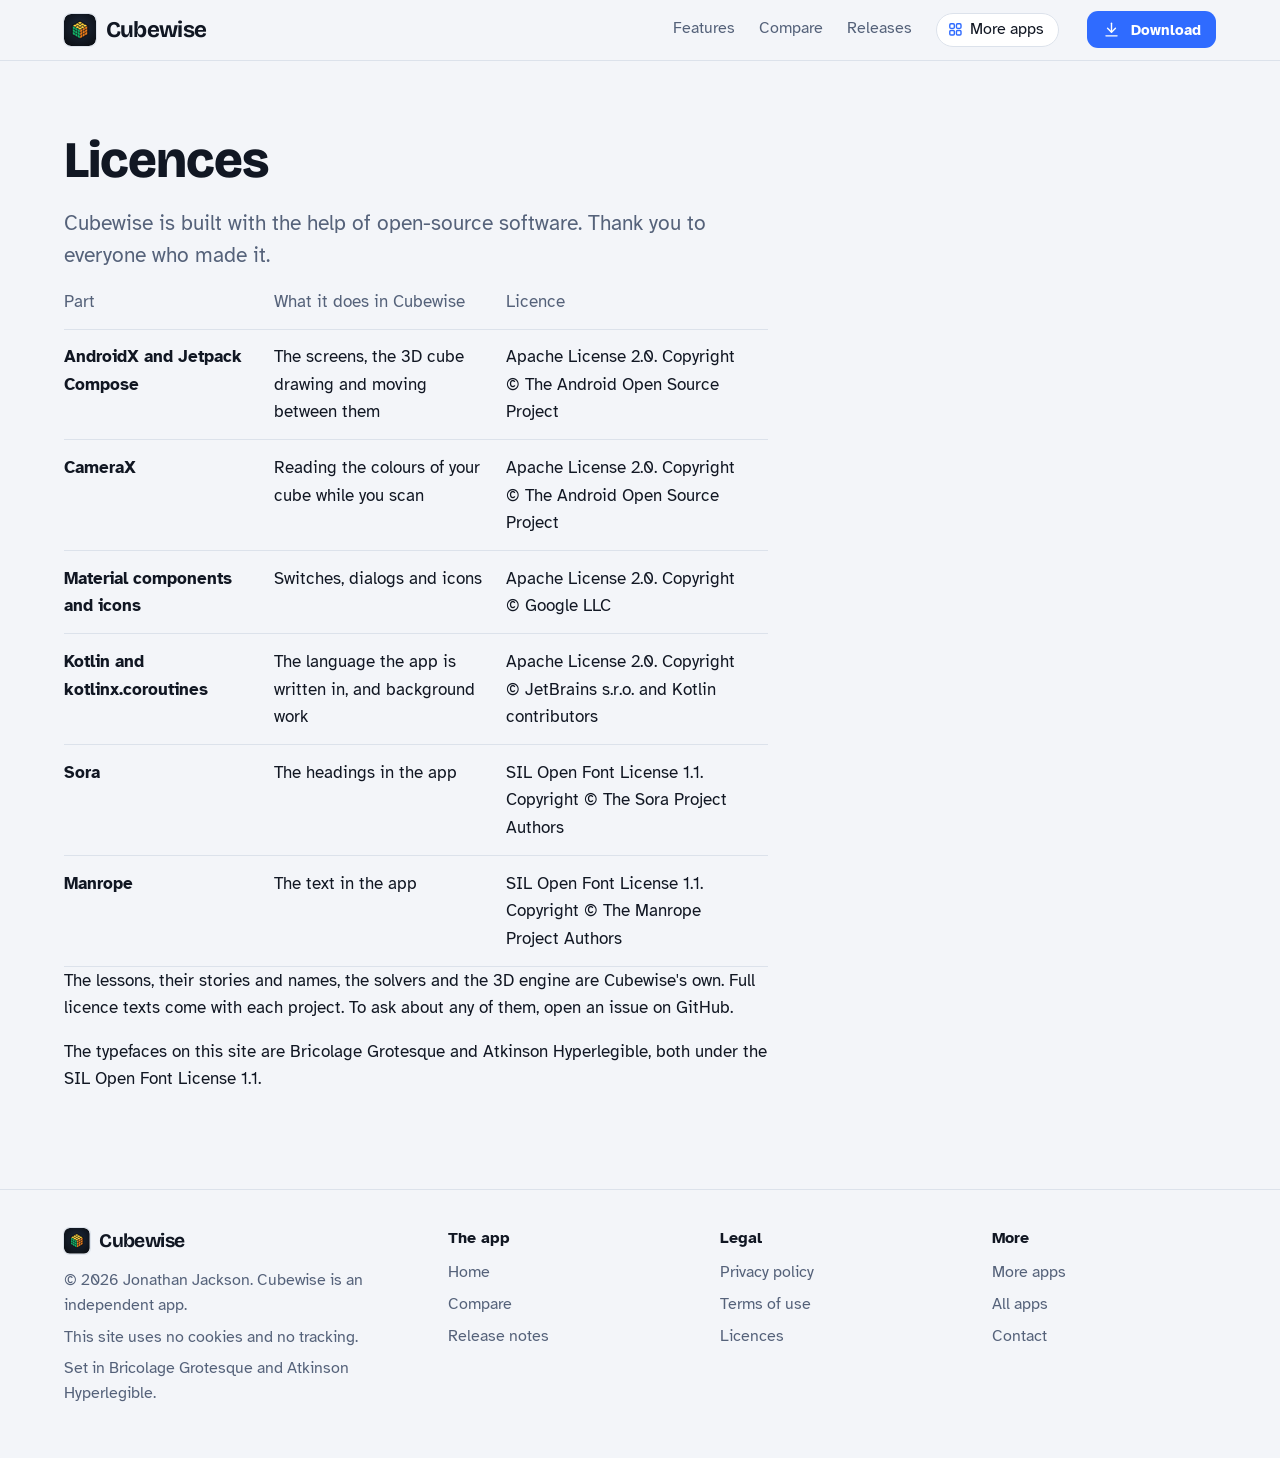
<file: licences.html>
<!DOCTYPE html>
<html lang="en-GB">
<head>
<meta charset="utf-8">
<meta name="viewport" content="width=device-width, initial-scale=1">
<title>Cubewise licences</title>
<meta name="description" content="The open-source software and typefaces used in Cubewise.">
<meta name="author" content="Jonathan Jackson">
<link rel="canonical" href="https://customgpter.github.io/cubewise/licences.html">
<meta name="theme-color" content="#f3f6fc" media="(prefers-color-scheme: light)">
<meta name="theme-color" content="#0c1226" media="(prefers-color-scheme: dark)">
<meta property="og:type" content="website">
<meta property="og:site_name" content="Cubewise">
<meta property="og:title" content="Cubewise licences">
<meta property="og:description" content="The open-source software and typefaces used in Cubewise.">
<meta property="og:url" content="https://customgpter.github.io/cubewise/licences.html">
<meta property="og:image" content="https://customgpter.github.io/cubewise/assets/og.png">
<meta property="og:image:width" content="1200">
<meta property="og:image:height" content="630">
<meta property="og:image:alt" content="Cubewise: a 3D cube lesson, a step-by-step solve and the timer">
<meta property="og:locale" content="en_GB">
<meta name="twitter:card" content="summary_large_image">
<link rel="icon" href="./assets/favicon.svg" type="image/svg+xml">
<link rel="apple-touch-icon" href="./assets/apple-touch-icon.png">
<link rel="preload" href="./assets/fonts/bricolage-grotesque-latin.woff2" as="font" type="font/woff2" crossorigin>
<link rel="preload" href="./assets/fonts/atkinson-hyperlegible-latin-400-normal.woff2" as="font" type="font/woff2" crossorigin>
<link rel="stylesheet" href="./assets/site.css?v=1">
<link rel="stylesheet" href="./assets/house.css?v=1">
<link rel="stylesheet" href="./assets/apps-list.css?v=1">
<script src="./assets/apps-list.js?v=1" defer></script>
</head>
<body>
<a class="skip" href="#main">Skip to content</a>
<header class="masthead">
<div class="wrap">
<a class="brand" href="./" aria-label="Cubewise home"><svg viewBox="0 0 108 108" aria-hidden="true"><defs><radialGradient id="cwg" cx="54" cy="46" r="76" gradientUnits="userSpaceOnUse"><stop offset="0" stop-color="#1E2A3D"/><stop offset="1" stop-color="#0A0D12"/></radialGradient></defs><rect width="108" height="108" rx="24" fill="url(#cwg)"/><g transform="translate(54 54) scale(1.16) translate(-54 -54)"><path fill="#14171D" stroke="#14171D" stroke-width="2.5" stroke-linejoin="round" d="M54.00,26.80 L77.55,40.40 L77.55,67.60 L54.00,81.20 L30.45,67.60 L30.45,40.40 Z"/><path fill="#FFD43B" d="M33.79,41.50 L39.57,38.17 L45.34,41.50 L39.57,44.83 Z"/><path fill="#FFD43B" d="M41.01,45.67 L46.78,42.33 L52.56,45.67 L46.78,49.00 Z"/><path fill="#FFD43B" d="M48.23,49.83 L54.00,46.50 L59.77,49.83 L54.00,53.17 Z"/><path fill="#FFD43B" d="M41.01,37.33 L46.78,34.00 L52.56,37.33 L46.78,40.67 Z"/><path fill="#FFD43B" d="M48.23,41.50 L54.00,38.17 L59.77,41.50 L54.00,44.83 Z"/><path fill="#FFD43B" d="M55.44,45.67 L61.22,42.33 L66.99,45.67 L61.22,49.00 Z"/><path fill="#FFD43B" d="M48.23,33.17 L54.00,29.83 L59.77,33.17 L54.00,36.50 Z"/><path fill="#FFD43B" d="M55.44,37.33 L61.22,34.00 L66.99,37.33 L61.22,40.67 Z"/><path fill="#FFD43B" d="M62.66,41.50 L68.43,38.17 L74.21,41.50 L68.43,44.83 Z"/><path fill="#12B76A" d="M33.07,42.75 L38.84,46.08 L38.84,52.75 L33.07,49.42 Z"/><path fill="#12B76A" d="M33.07,51.08 L38.84,54.42 L38.84,61.08 L33.07,57.75 Z"/><path fill="#12B76A" d="M33.07,59.42 L38.84,62.75 L38.84,69.42 L33.07,66.08 Z"/><path fill="#12B76A" d="M40.29,46.92 L46.06,50.25 L46.06,56.92 L40.29,53.58 Z"/><path fill="#12B76A" d="M40.29,55.25 L46.06,58.58 L46.06,65.25 L40.29,61.92 Z"/><path fill="#12B76A" d="M40.29,63.58 L46.06,66.92 L46.06,73.58 L40.29,70.25 Z"/><path fill="#12B76A" d="M47.50,51.08 L53.28,54.42 L53.28,61.08 L47.50,57.75 Z"/><path fill="#12B76A" d="M47.50,59.42 L53.28,62.75 L53.28,69.42 L47.50,66.08 Z"/><path fill="#12B76A" d="M47.50,67.75 L53.28,71.08 L53.28,77.75 L47.50,74.42 Z"/><path fill="#F07D17" d="M54.72,54.42 L60.50,51.08 L60.50,57.75 L54.72,61.08 Z"/><path fill="#F07D17" d="M54.72,62.75 L60.50,59.42 L60.50,66.08 L54.72,69.42 Z"/><path fill="#F07D17" d="M54.72,71.08 L60.50,67.75 L60.50,74.42 L54.72,77.75 Z"/><path fill="#F07D17" d="M61.94,50.25 L67.71,46.92 L67.71,53.58 L61.94,56.92 Z"/><path fill="#F07D17" d="M61.94,58.58 L67.71,55.25 L67.71,61.92 L61.94,65.25 Z"/><path fill="#F07D17" d="M61.94,66.92 L67.71,63.58 L67.71,70.25 L61.94,73.58 Z"/><path fill="#F07D17" d="M69.16,46.08 L74.93,42.75 L74.93,49.42 L69.16,52.75 Z"/><path fill="#F07D17" d="M69.16,54.42 L74.93,51.08 L74.93,57.75 L69.16,61.08 Z"/><path fill="#F07D17" d="M69.16,62.75 L74.93,59.42 L74.93,66.08 L69.16,69.42 Z"/></g></svg><span>Cubewise</span></a>
<nav aria-label="Main"><ul><li><a href="./#features">Features</a></li><li><a href="./compare.html">Compare</a></li><li><a href="./releases.html">Releases</a></li><li><a class="more-apps" href="./more-apps.html"><svg class="ico" viewBox="0 0 24 24" aria-hidden="true"><rect x="4" y="4" width="6.5" height="6.5" rx="1.6"/><rect x="13.5" y="4" width="6.5" height="6.5" rx="1.6"/><rect x="4" y="13.5" width="6.5" height="6.5" rx="1.6"/><rect x="13.5" y="13.5" width="6.5" height="6.5" rx="1.6"/></svg>More apps</a></li></ul></nav>
<a class="button small" href="https://github.com/CustomGPTer/cubewise/releases/latest/download/Cubewise.apk"><svg class="ico" viewBox="0 0 24 24" aria-hidden="true"><path d="M12 4v11"/><path d="M7 10.5l5 5 5-5"/><path d="M5 20h14"/></svg>Download</a>
</div>
</header>
<main id="main" class="doc">
<div class="wrap">
<div class="measure">
<h1>Licences</h1>
<p class="lede">Cubewise is built with the help of open-source software. Thank you to everyone who made it.</p>
<div class="scroll"><table><thead><tr><th scope="col">Part</th><th scope="col">What it does in Cubewise</th><th scope="col">Licence</th></tr></thead><tbody><tr><th scope="row">AndroidX and Jetpack Compose</th><td>The screens, the 3D cube drawing and moving between them</td><td>Apache License 2.0. Copyright &copy; The Android Open Source Project</td></tr><tr><th scope="row">CameraX</th><td>Reading the colours of your cube while you scan</td><td>Apache License 2.0. Copyright &copy; The Android Open Source Project</td></tr><tr><th scope="row">Material components and icons</th><td>Switches, dialogs and icons</td><td>Apache License 2.0. Copyright &copy; Google LLC</td></tr><tr><th scope="row">Kotlin and kotlinx.coroutines</th><td>The language the app is written in, and background work</td><td>Apache License 2.0. Copyright &copy; JetBrains s.r.o. and Kotlin contributors</td></tr><tr><th scope="row">Sora</th><td>The headings in the app</td><td>SIL Open Font License 1.1. Copyright &copy; The Sora Project Authors</td></tr><tr><th scope="row">Manrope</th><td>The text in the app</td><td>SIL Open Font License 1.1. Copyright &copy; The Manrope Project Authors</td></tr></tbody></table></div>
<p>The lessons, their stories and names, the solvers and the 3D engine are Cubewise's own. Full licence texts come with each project. To ask about any of them, open an issue on GitHub.</p>
<p>The typefaces on this site are Bricolage Grotesque and Atkinson Hyperlegible, both under the SIL Open Font License 1.1.</p>
</div>
</div>
</main>
<footer class="colophon">
<div class="wrap">
<div>
<a class="brand" href="./" aria-label="Cubewise home"><svg viewBox="0 0 108 108" aria-hidden="true"><defs><radialGradient id="cwg" cx="54" cy="46" r="76" gradientUnits="userSpaceOnUse"><stop offset="0" stop-color="#1E2A3D"/><stop offset="1" stop-color="#0A0D12"/></radialGradient></defs><rect width="108" height="108" rx="24" fill="url(#cwg)"/><g transform="translate(54 54) scale(1.16) translate(-54 -54)"><path fill="#14171D" stroke="#14171D" stroke-width="2.5" stroke-linejoin="round" d="M54.00,26.80 L77.55,40.40 L77.55,67.60 L54.00,81.20 L30.45,67.60 L30.45,40.40 Z"/><path fill="#FFD43B" d="M33.79,41.50 L39.57,38.17 L45.34,41.50 L39.57,44.83 Z"/><path fill="#FFD43B" d="M41.01,45.67 L46.78,42.33 L52.56,45.67 L46.78,49.00 Z"/><path fill="#FFD43B" d="M48.23,49.83 L54.00,46.50 L59.77,49.83 L54.00,53.17 Z"/><path fill="#FFD43B" d="M41.01,37.33 L46.78,34.00 L52.56,37.33 L46.78,40.67 Z"/><path fill="#FFD43B" d="M48.23,41.50 L54.00,38.17 L59.77,41.50 L54.00,44.83 Z"/><path fill="#FFD43B" d="M55.44,45.67 L61.22,42.33 L66.99,45.67 L61.22,49.00 Z"/><path fill="#FFD43B" d="M48.23,33.17 L54.00,29.83 L59.77,33.17 L54.00,36.50 Z"/><path fill="#FFD43B" d="M55.44,37.33 L61.22,34.00 L66.99,37.33 L61.22,40.67 Z"/><path fill="#FFD43B" d="M62.66,41.50 L68.43,38.17 L74.21,41.50 L68.43,44.83 Z"/><path fill="#12B76A" d="M33.07,42.75 L38.84,46.08 L38.84,52.75 L33.07,49.42 Z"/><path fill="#12B76A" d="M33.07,51.08 L38.84,54.42 L38.84,61.08 L33.07,57.75 Z"/><path fill="#12B76A" d="M33.07,59.42 L38.84,62.75 L38.84,69.42 L33.07,66.08 Z"/><path fill="#12B76A" d="M40.29,46.92 L46.06,50.25 L46.06,56.92 L40.29,53.58 Z"/><path fill="#12B76A" d="M40.29,55.25 L46.06,58.58 L46.06,65.25 L40.29,61.92 Z"/><path fill="#12B76A" d="M40.29,63.58 L46.06,66.92 L46.06,73.58 L40.29,70.25 Z"/><path fill="#12B76A" d="M47.50,51.08 L53.28,54.42 L53.28,61.08 L47.50,57.75 Z"/><path fill="#12B76A" d="M47.50,59.42 L53.28,62.75 L53.28,69.42 L47.50,66.08 Z"/><path fill="#12B76A" d="M47.50,67.75 L53.28,71.08 L53.28,77.75 L47.50,74.42 Z"/><path fill="#F07D17" d="M54.72,54.42 L60.50,51.08 L60.50,57.75 L54.72,61.08 Z"/><path fill="#F07D17" d="M54.72,62.75 L60.50,59.42 L60.50,66.08 L54.72,69.42 Z"/><path fill="#F07D17" d="M54.72,71.08 L60.50,67.75 L60.50,74.42 L54.72,77.75 Z"/><path fill="#F07D17" d="M61.94,50.25 L67.71,46.92 L67.71,53.58 L61.94,56.92 Z"/><path fill="#F07D17" d="M61.94,58.58 L67.71,55.25 L67.71,61.92 L61.94,65.25 Z"/><path fill="#F07D17" d="M61.94,66.92 L67.71,63.58 L67.71,70.25 L61.94,73.58 Z"/><path fill="#F07D17" d="M69.16,46.08 L74.93,42.75 L74.93,49.42 L69.16,52.75 Z"/><path fill="#F07D17" d="M69.16,54.42 L74.93,51.08 L74.93,57.75 L69.16,61.08 Z"/><path fill="#F07D17" d="M69.16,62.75 L74.93,59.42 L74.93,66.08 L69.16,69.42 Z"/></g></svg><span>Cubewise</span></a>
<p>&copy; 2026 Jonathan Jackson. Cubewise is an independent app.</p>
<p>This site uses no cookies and no tracking.</p>
<p>Set in Bricolage Grotesque and Atkinson Hyperlegible.</p>
</div>
<nav aria-label="The app"><h2>The app</h2><ul>
<li><a href="./">Home</a></li>
<li><a href="./compare.html">Compare</a></li>
<li><a href="./releases.html">Release notes</a></li>
</ul></nav>
<nav aria-label="Legal"><h2>Legal</h2><ul>
<li><a href="./privacy.html">Privacy policy</a></li>
<li><a href="./terms.html">Terms of use</a></li>
<li><a href="./licences.html">Licences</a></li>
</ul></nav>
<nav aria-label="More"><h2>More</h2><ul>
<li><a href="./more-apps.html">More apps</a></li>
<li><a href="https://customgpter.github.io/">All apps</a></li>
<li><a href="https://github.com/CustomGPTer/cubewise/issues">Contact</a></li>
</ul></nav>
</div>
</footer>
</body>
</html>
</file>
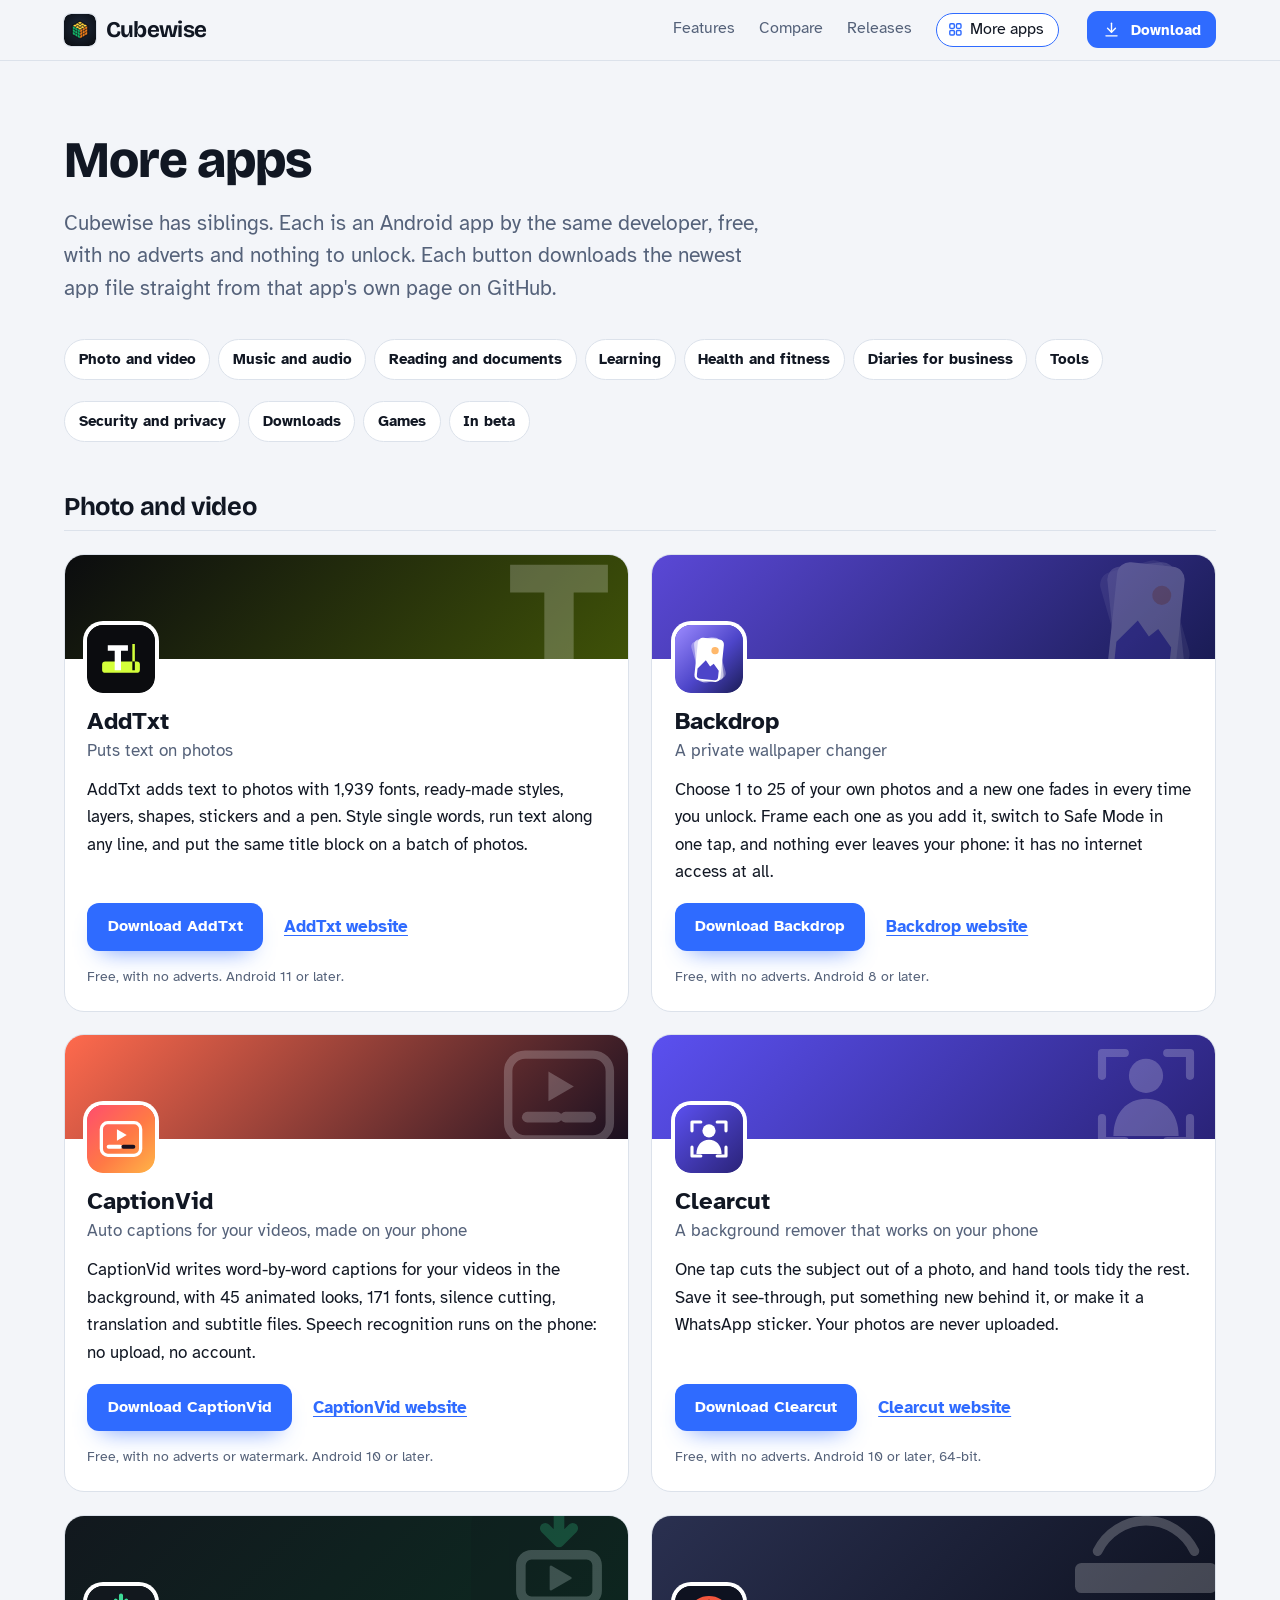
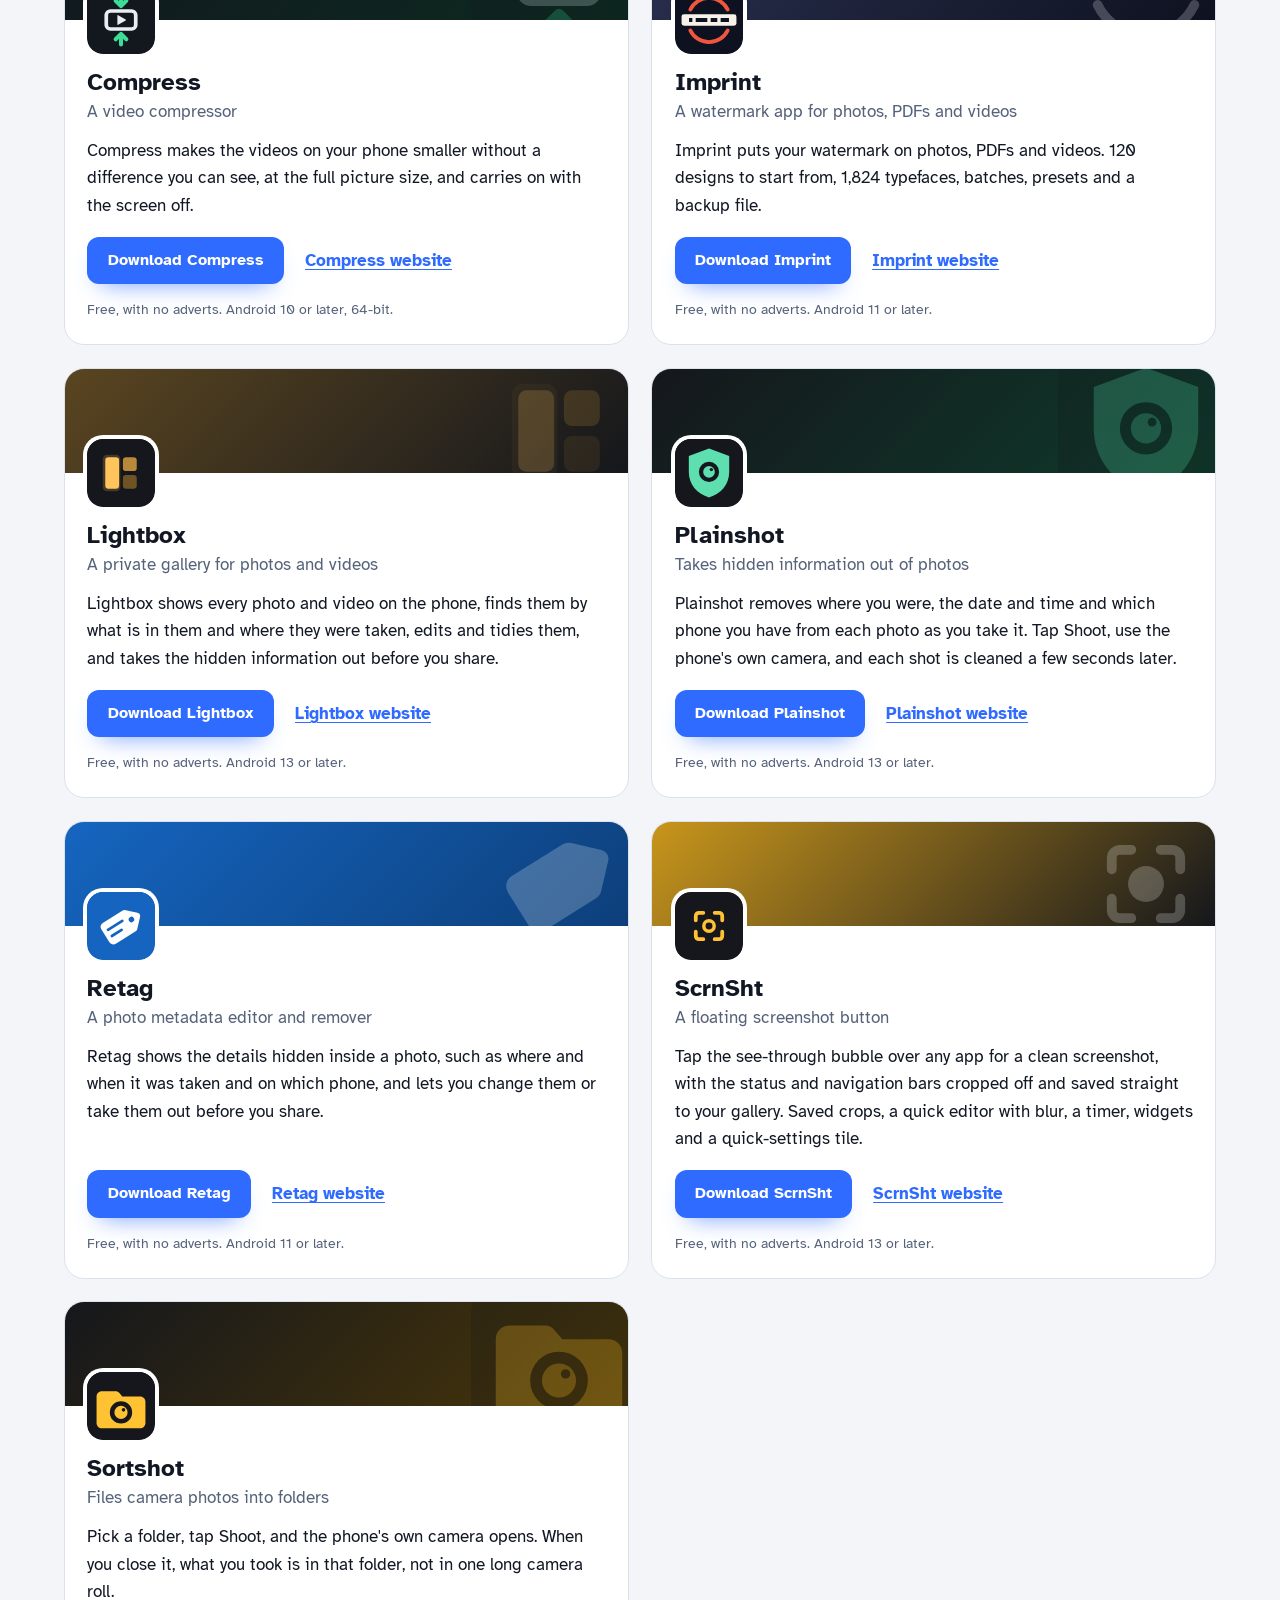
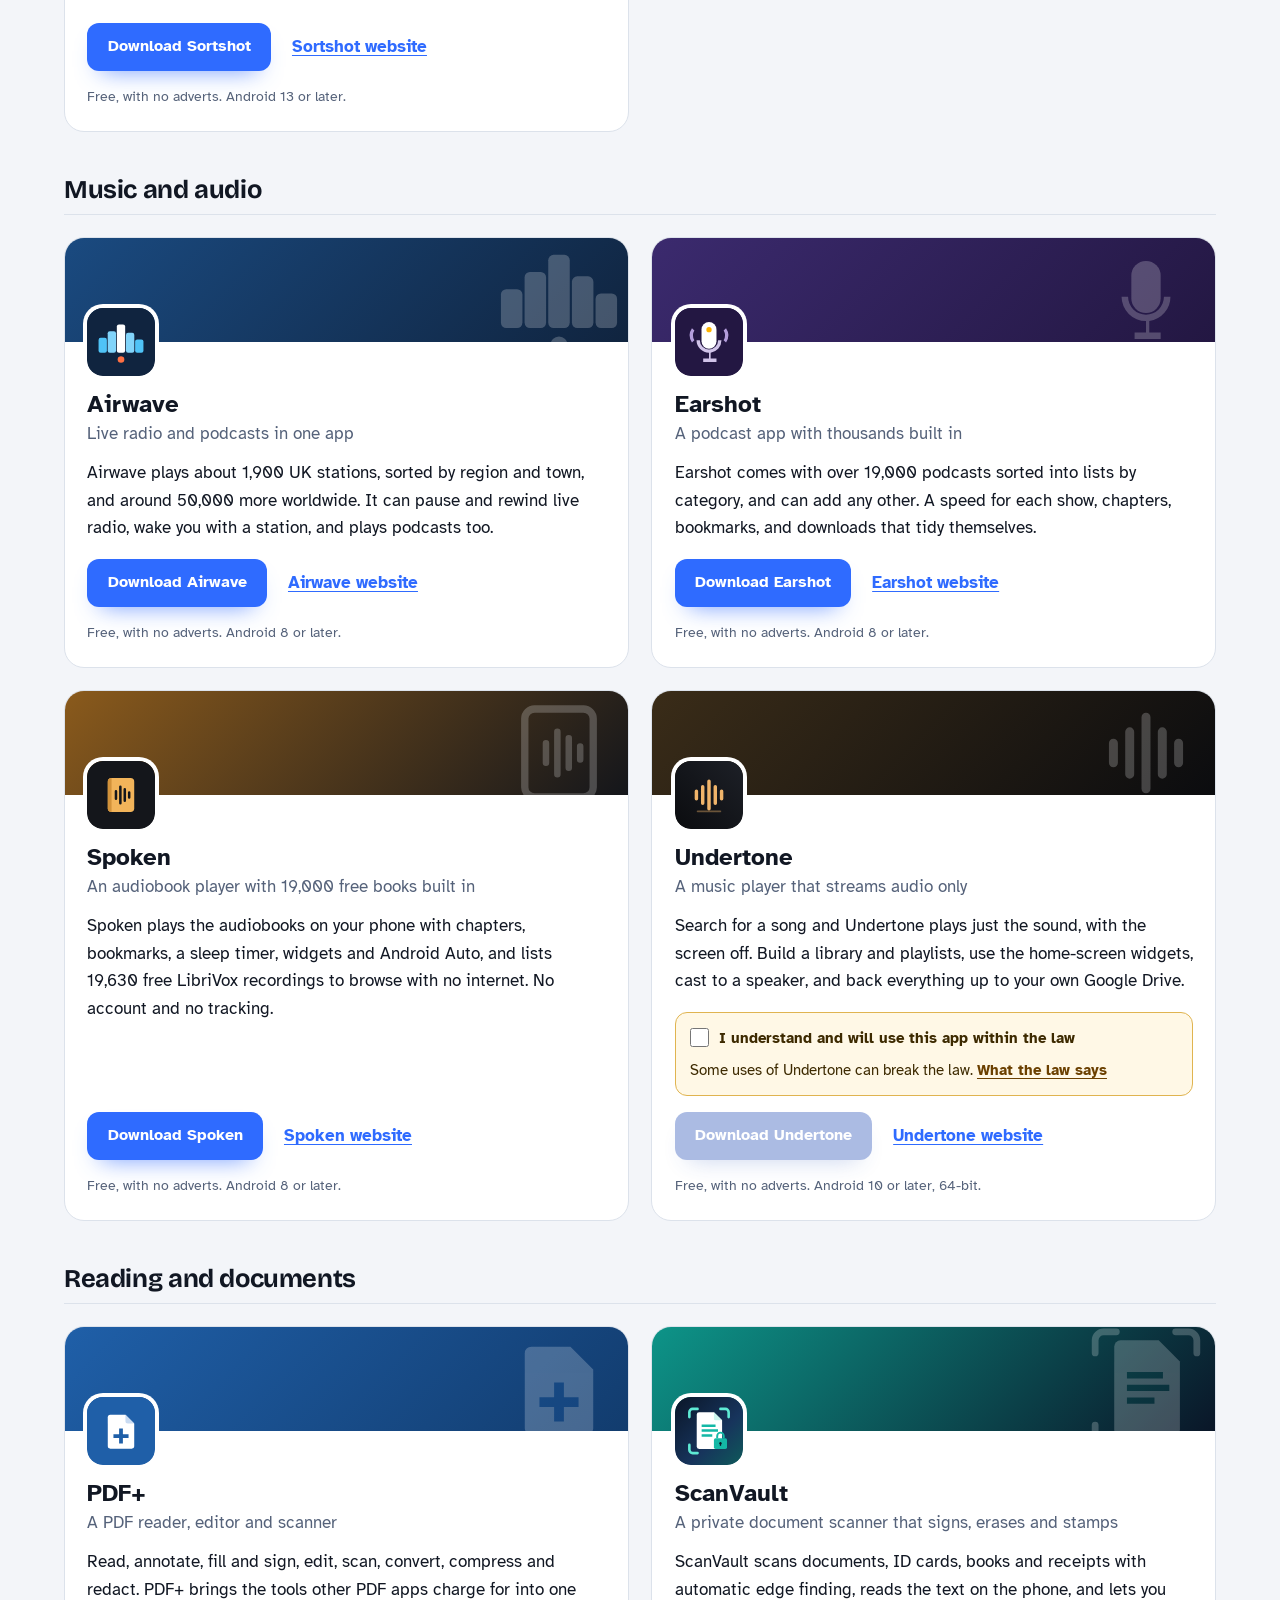
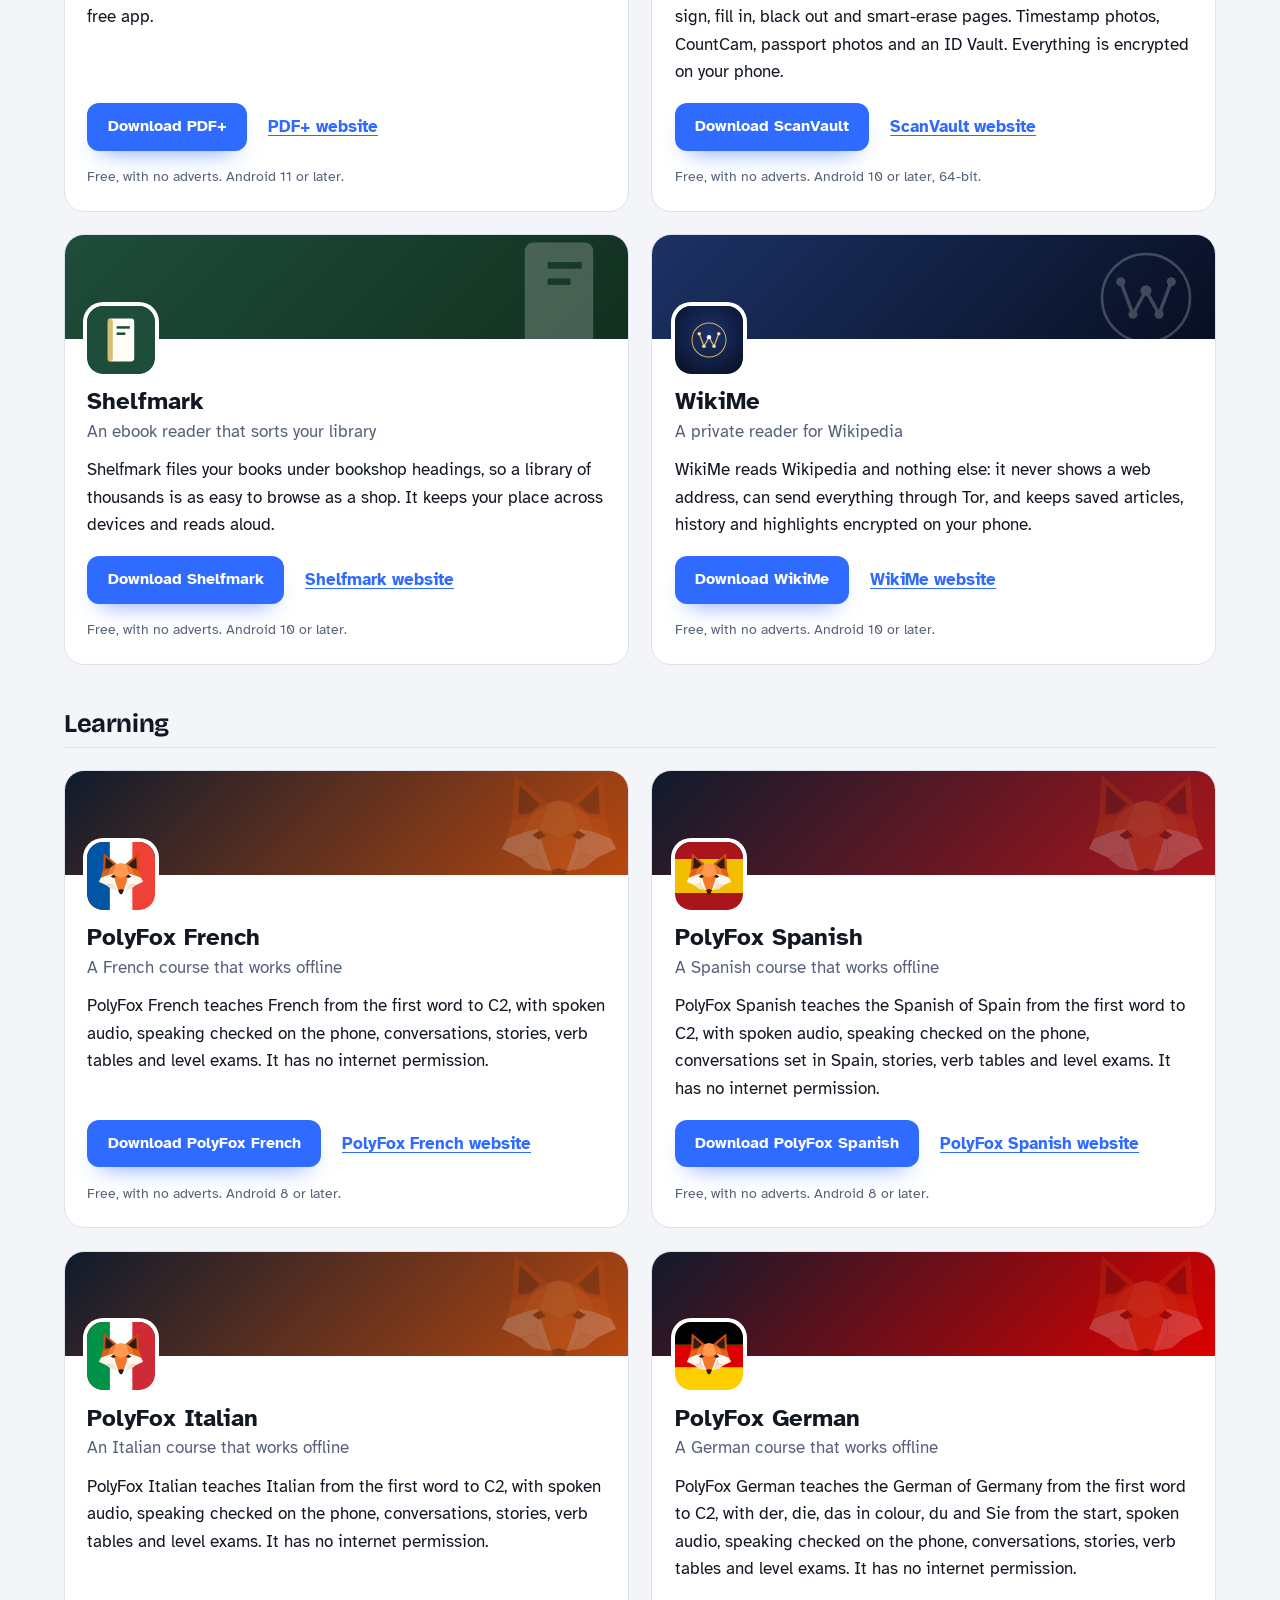
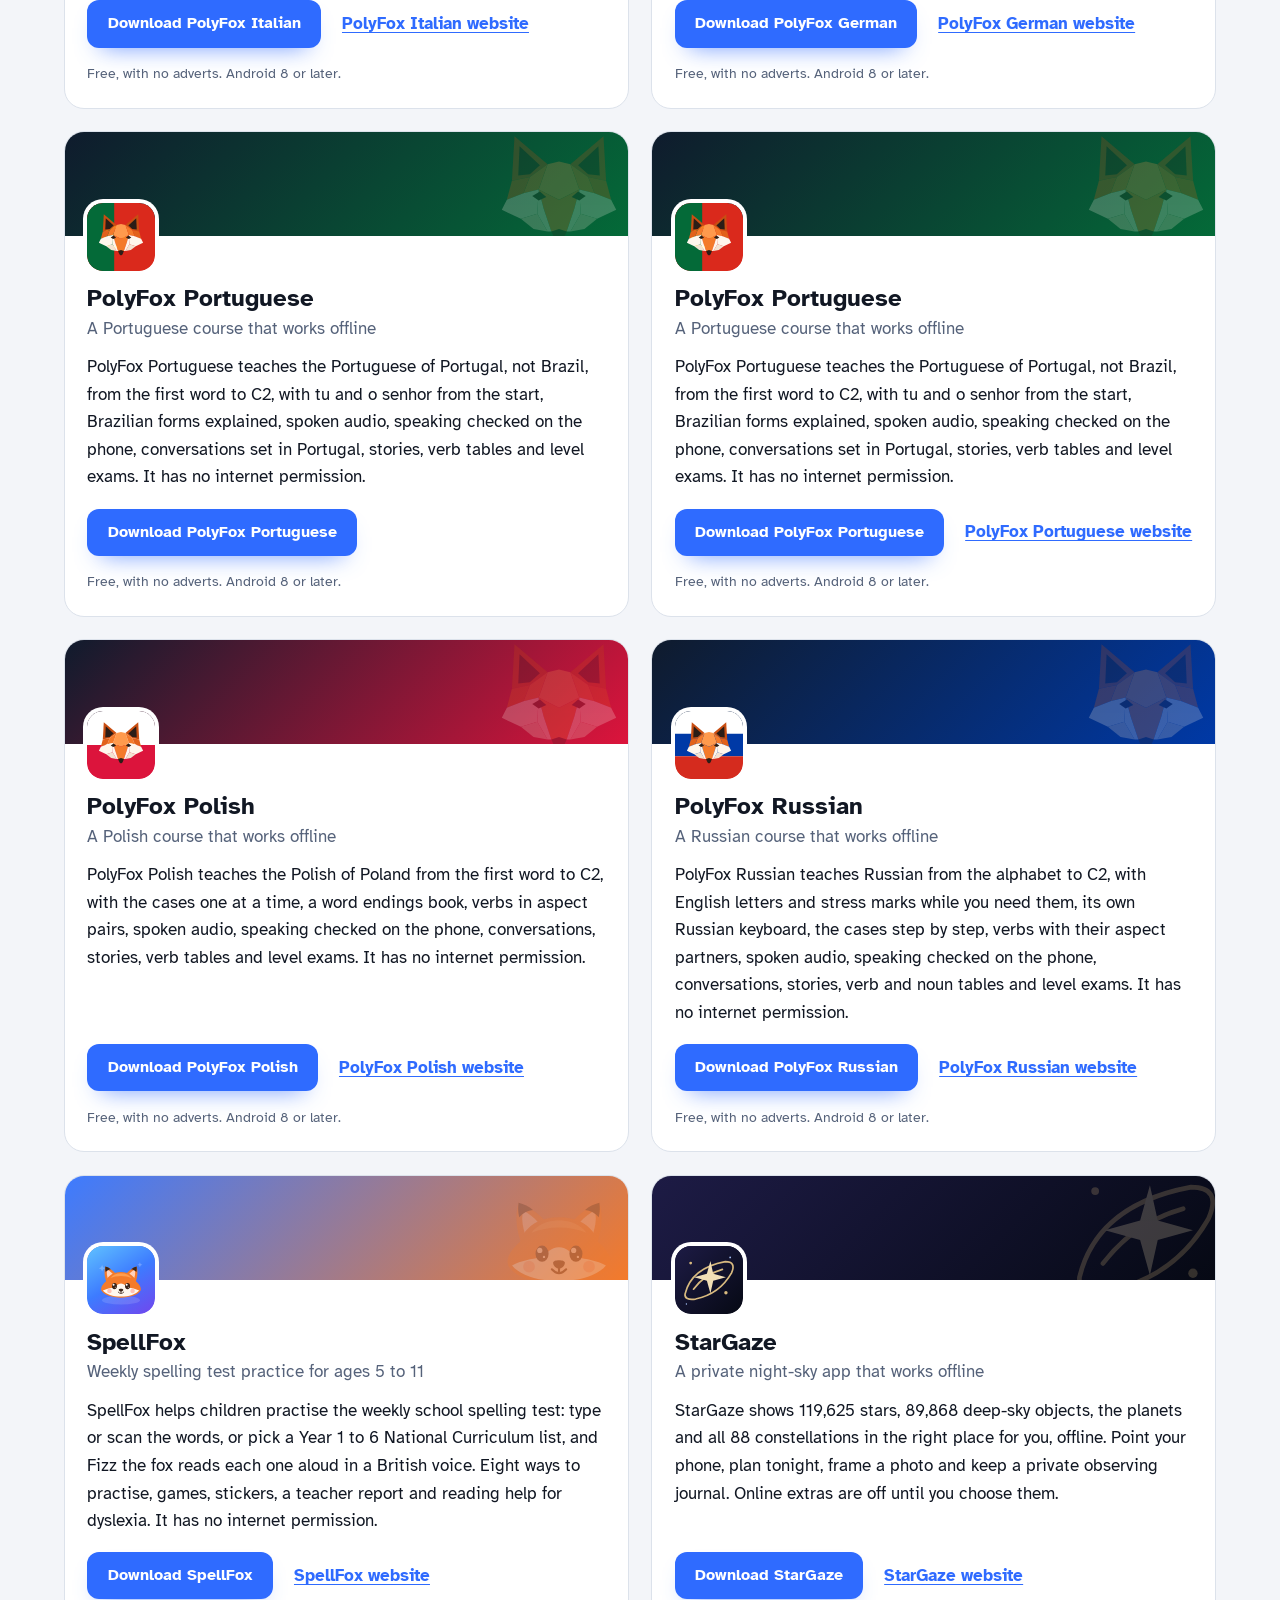
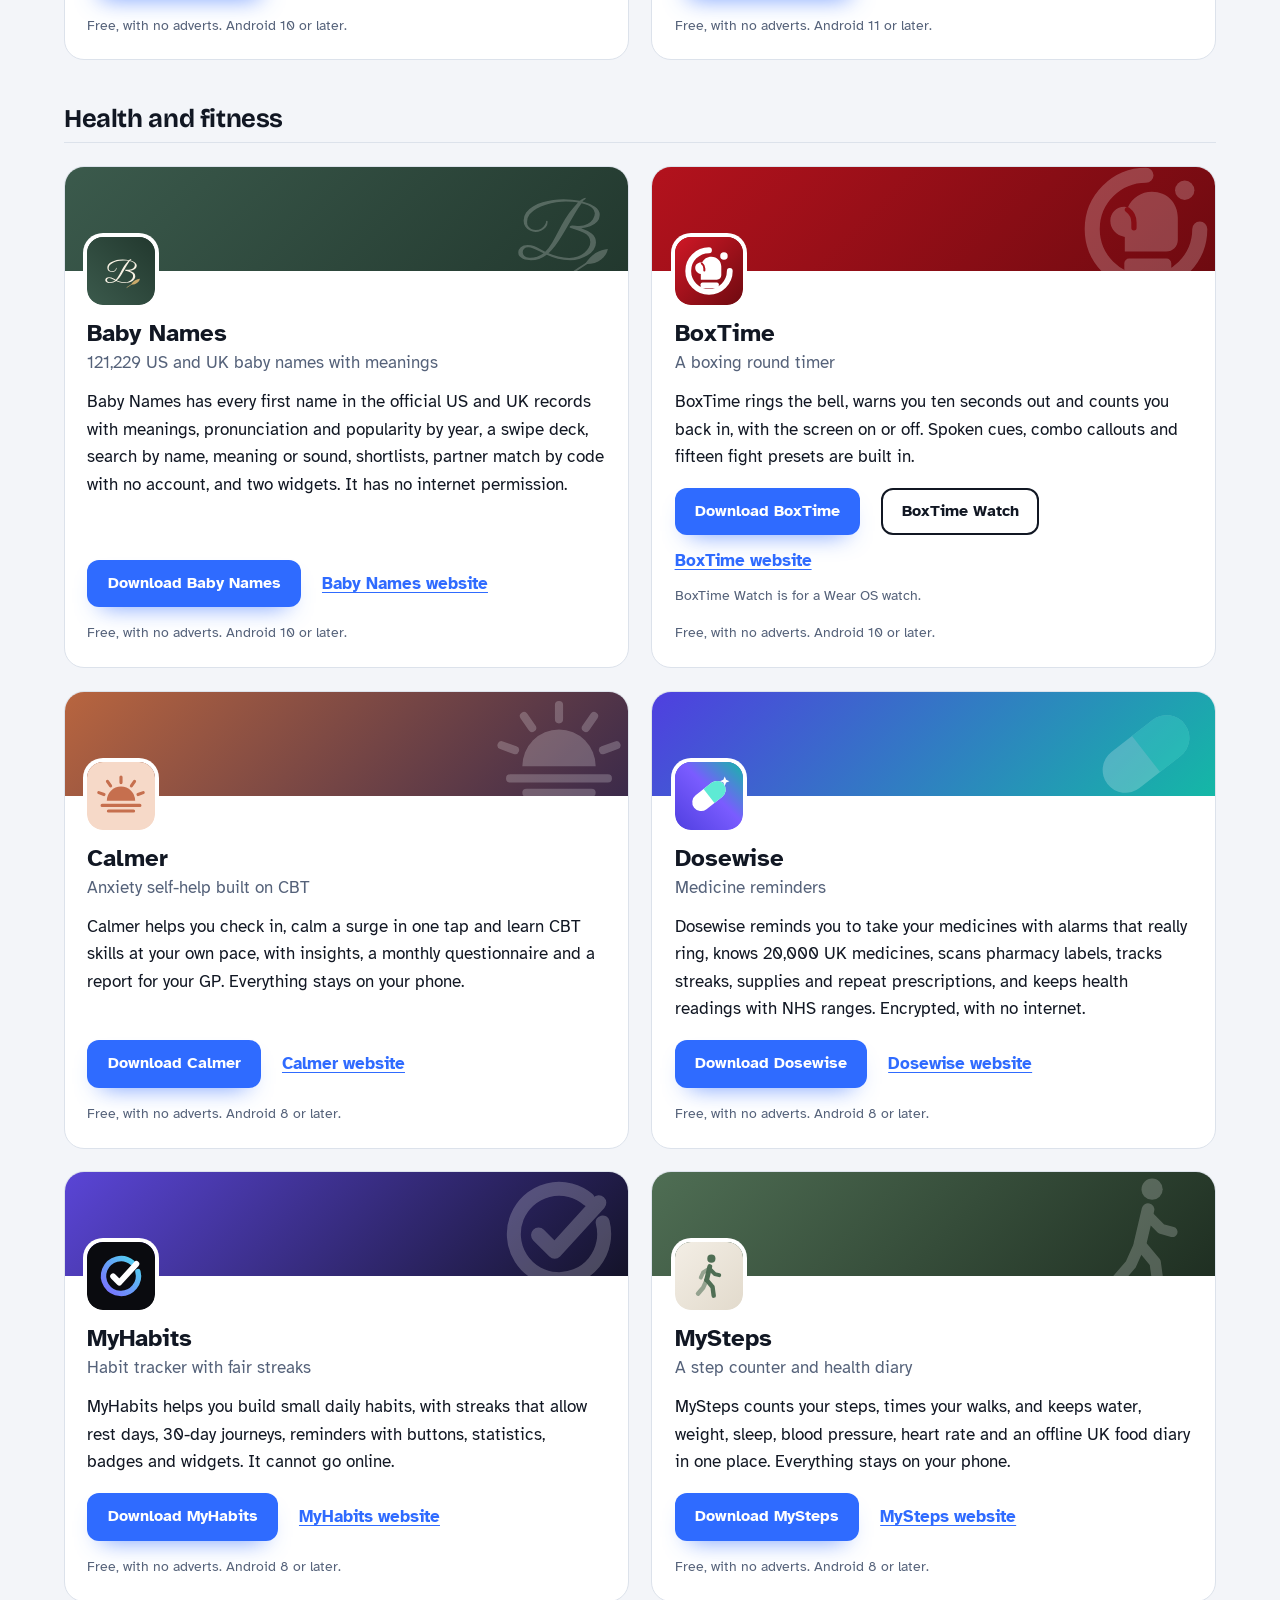
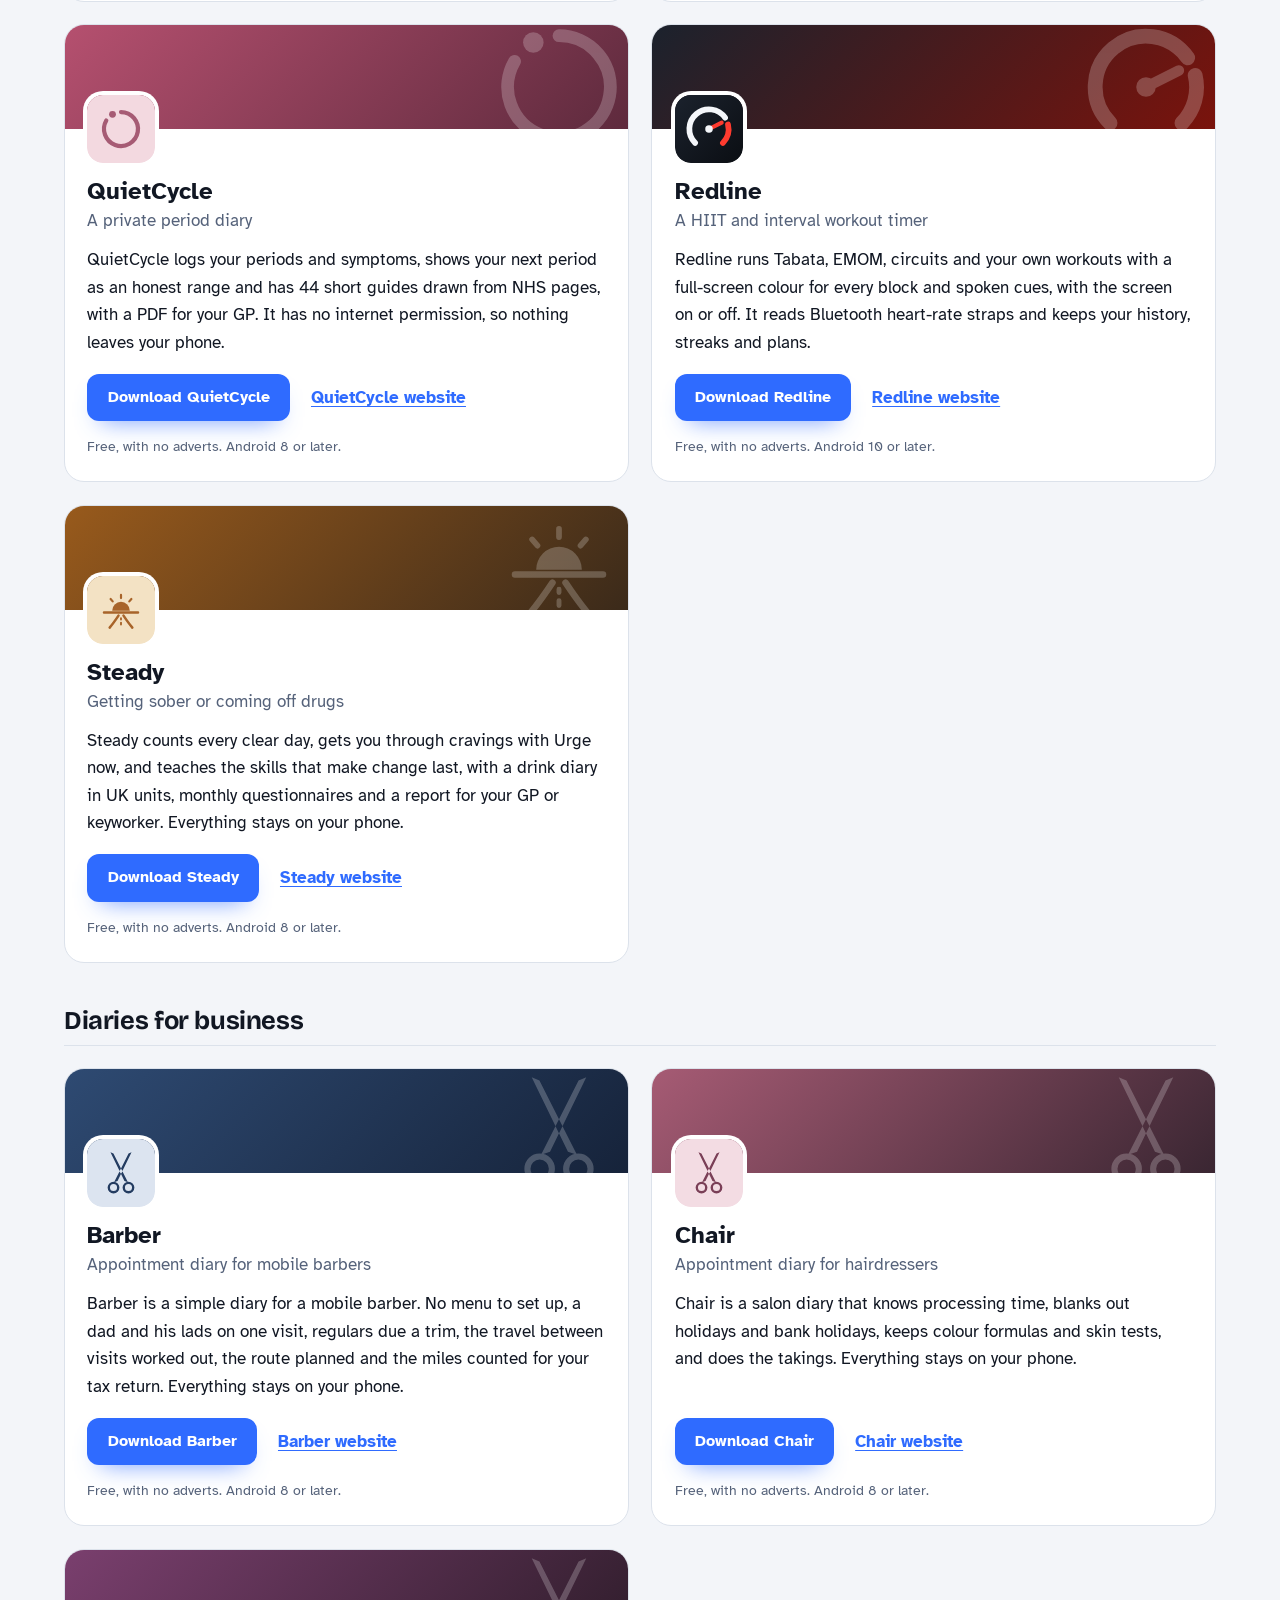
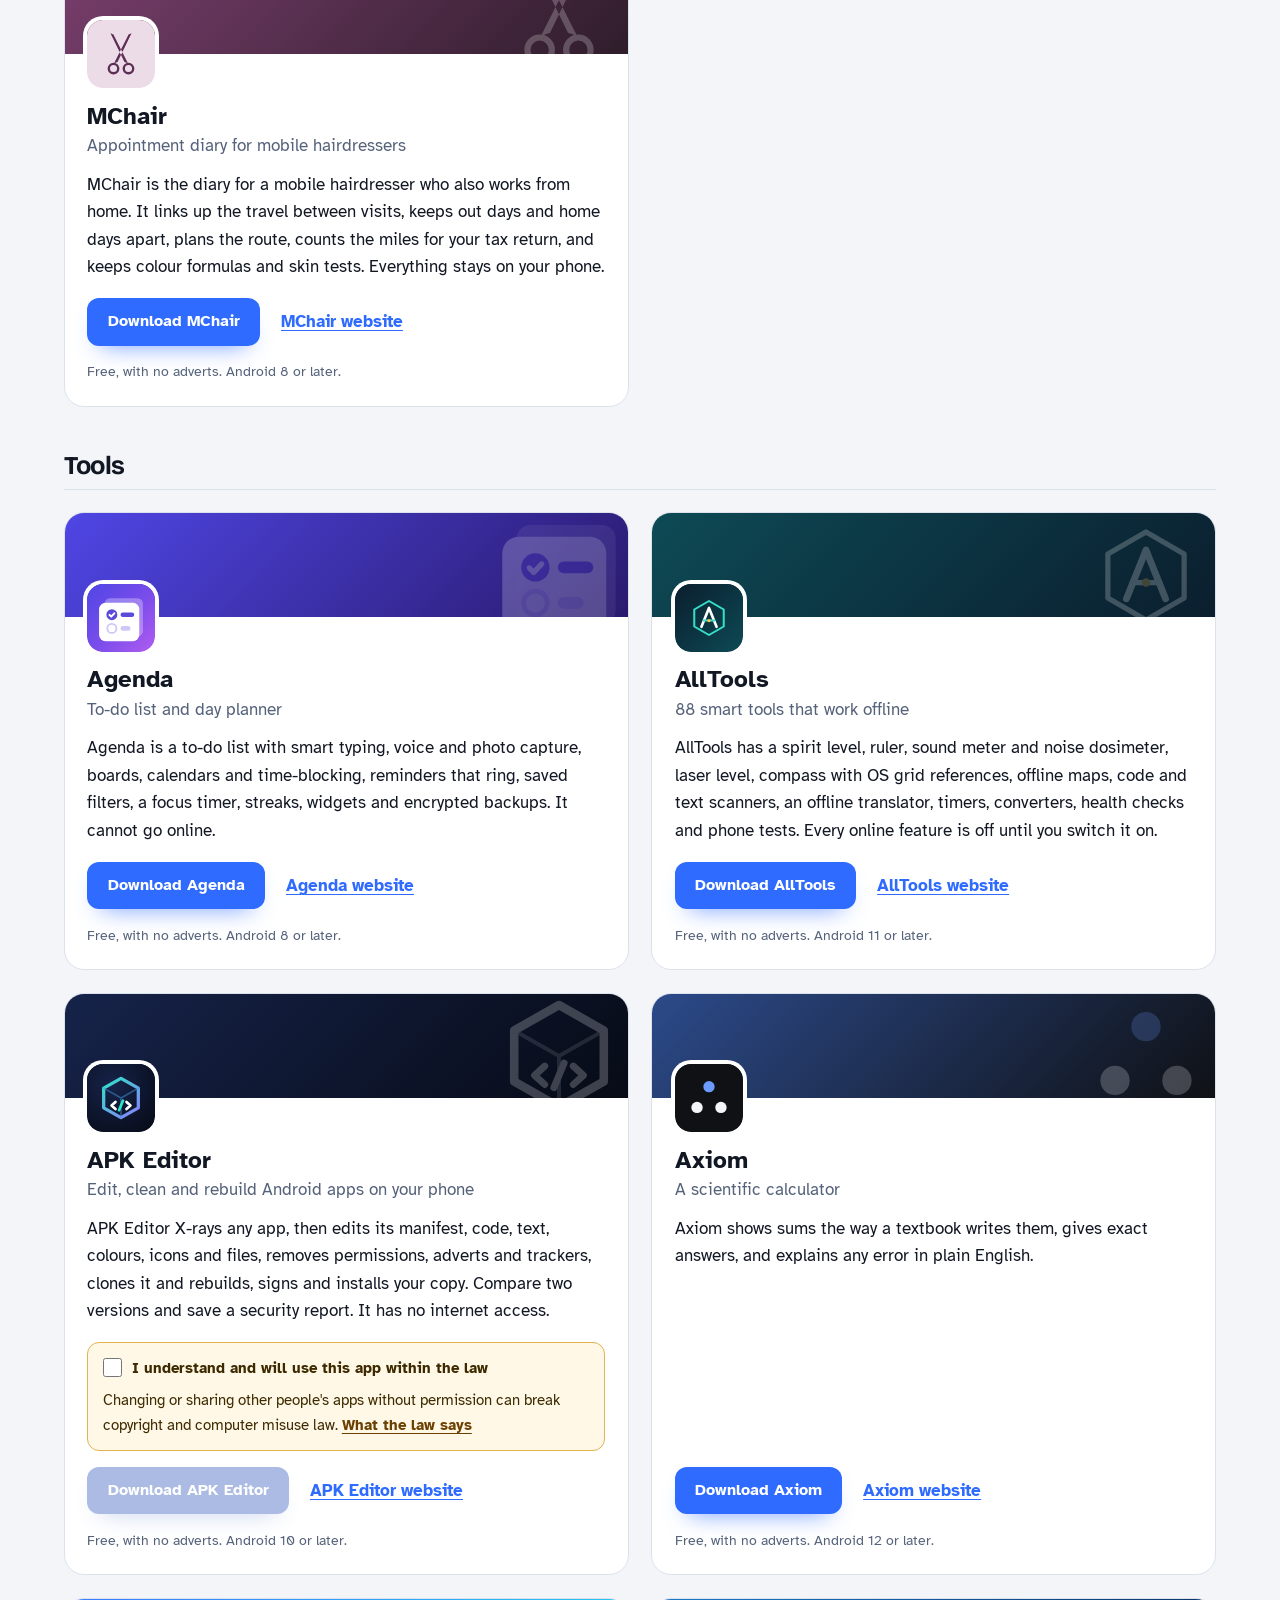
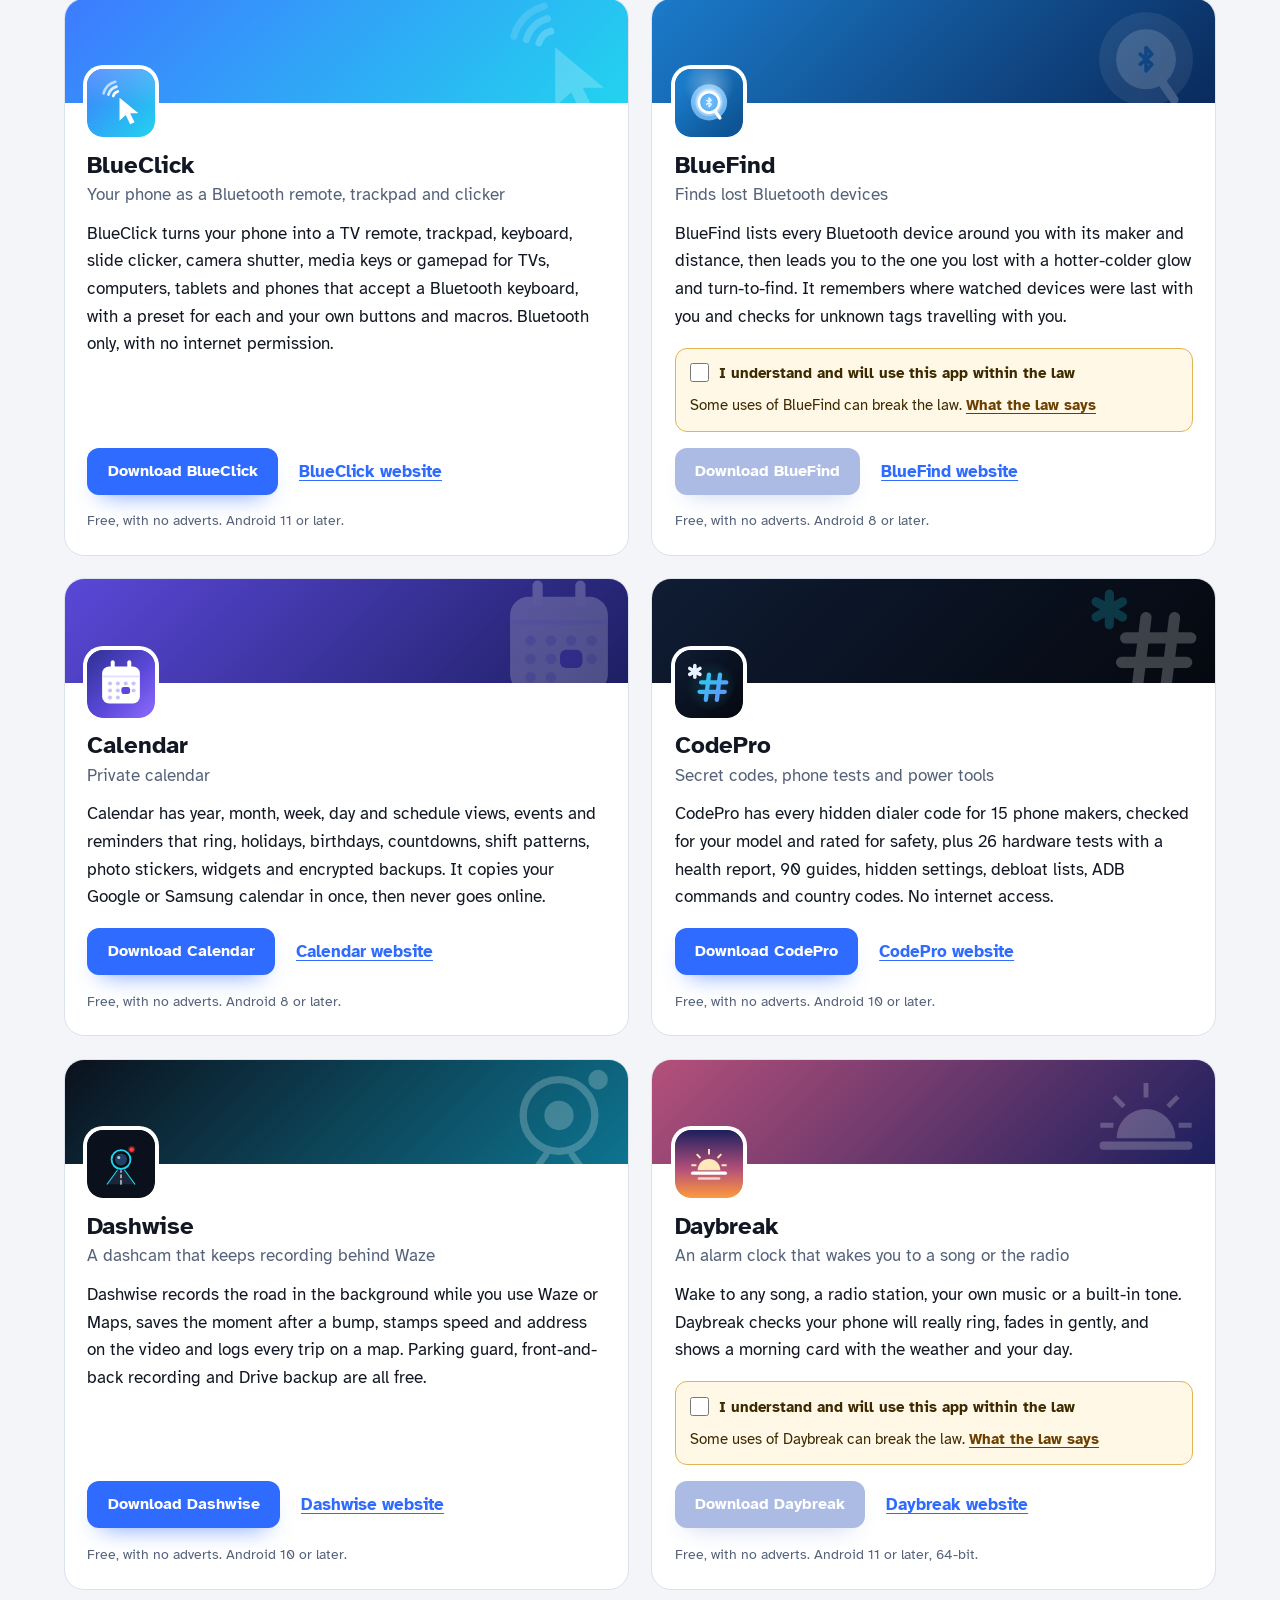
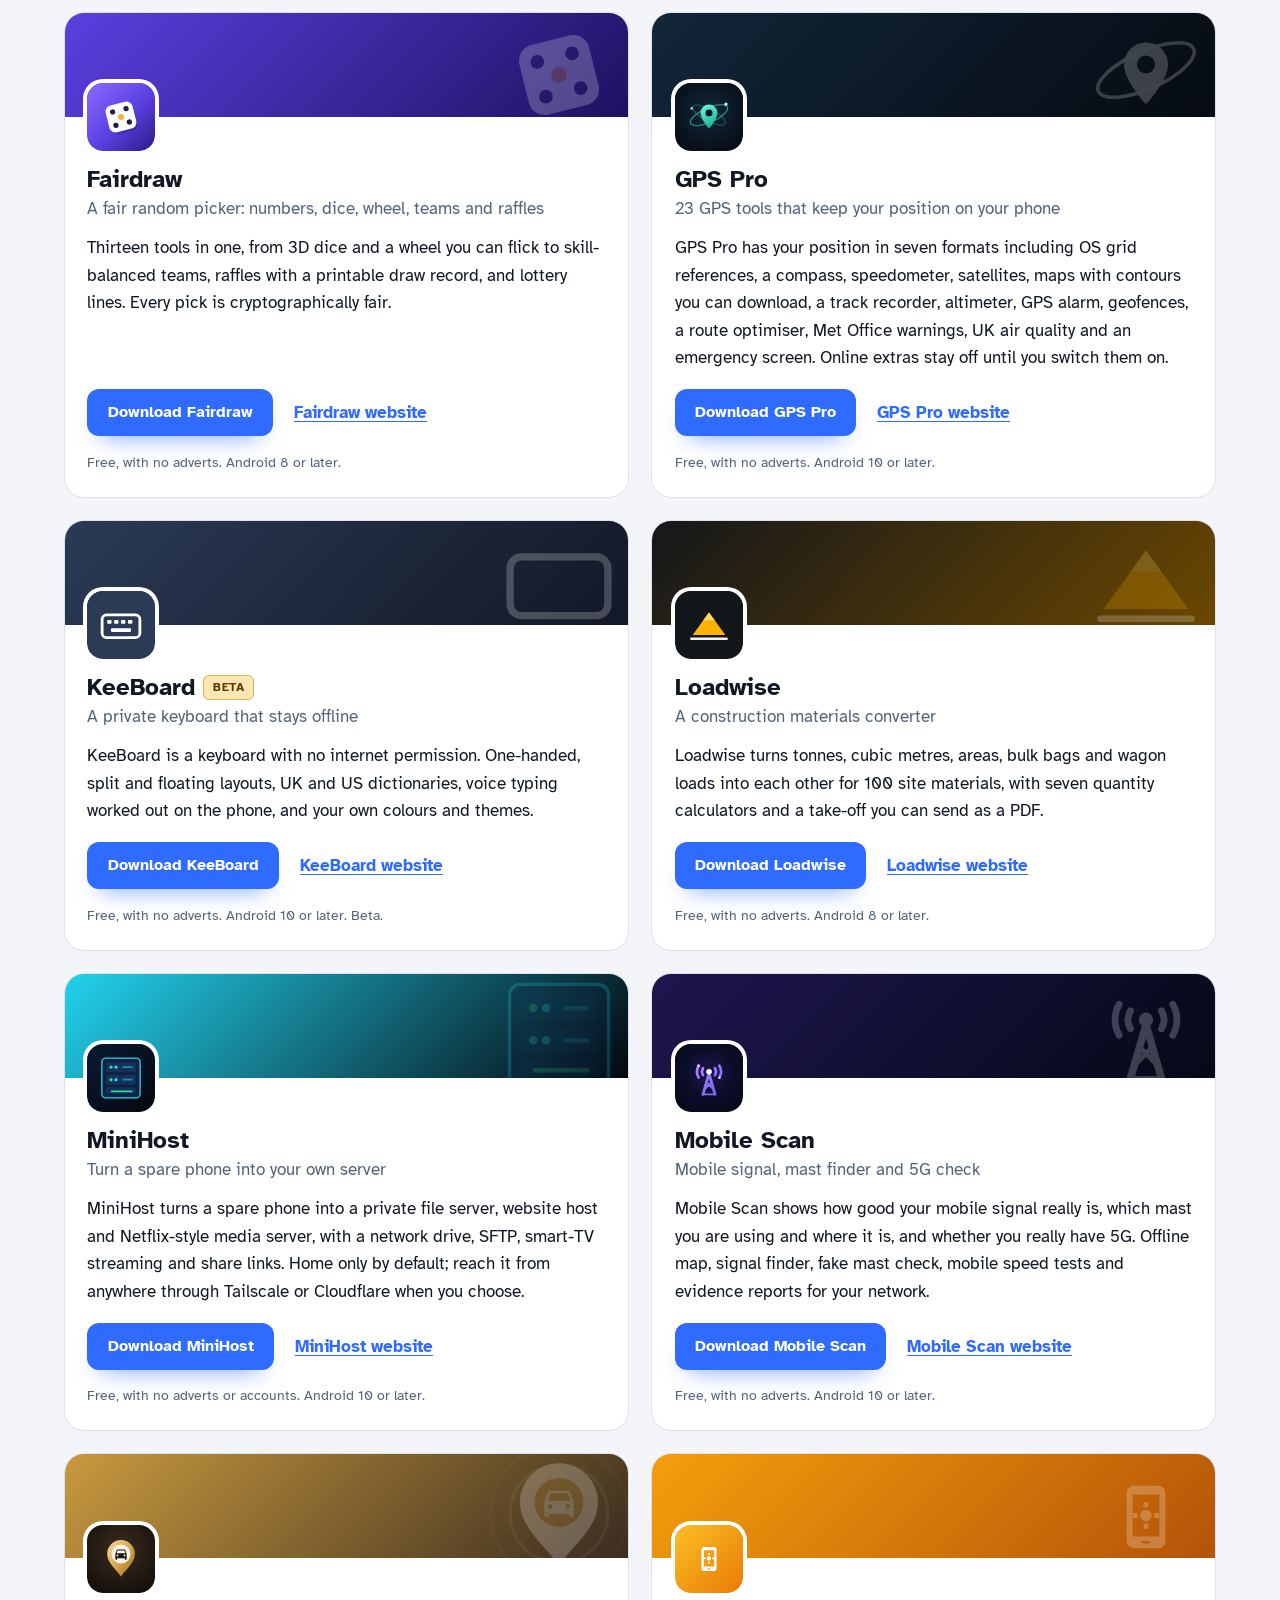
<file: more-apps.html>
<!DOCTYPE html>
<html lang="en-GB">
<head>
<meta charset="utf-8">
<meta name="viewport" content="width=device-width, initial-scale=1">
<title>More apps from the maker of Cubewise</title>
<meta name="description" content="All 99 free Android apps from the maker of Cubewise, in one list by category, each with its download and a link to its website.">
<meta name="author" content="Jonathan Jackson">
<link rel="canonical" href="https://customgpter.github.io/cubewise/more-apps.html">
<meta name="theme-color" content="#f3f6fc" media="(prefers-color-scheme: light)">
<meta name="theme-color" content="#0c1226" media="(prefers-color-scheme: dark)">
<meta property="og:type" content="website">
<meta property="og:site_name" content="Cubewise">
<meta property="og:title" content="More apps from the maker of Cubewise">
<meta property="og:description" content="All 99 free Android apps from the maker of Cubewise, in one list by category, each with its download and a link to its website.">
<meta property="og:url" content="https://customgpter.github.io/cubewise/more-apps.html">
<meta property="og:image" content="https://customgpter.github.io/cubewise/assets/og.png">
<meta property="og:image:width" content="1200">
<meta property="og:image:height" content="630">
<meta property="og:image:alt" content="Cubewise: a 3D cube lesson, a step-by-step solve and the timer">
<meta property="og:locale" content="en_GB">
<meta name="twitter:card" content="summary_large_image">
<link rel="icon" href="./assets/favicon.svg" type="image/svg+xml">
<link rel="apple-touch-icon" href="./assets/apple-touch-icon.png">
<link rel="preload" href="./assets/fonts/bricolage-grotesque-latin.woff2" as="font" type="font/woff2" crossorigin>
<link rel="preload" href="./assets/fonts/atkinson-hyperlegible-latin-400-normal.woff2" as="font" type="font/woff2" crossorigin>
<link rel="stylesheet" href="./assets/site.css?v=1">
<link rel="stylesheet" href="./assets/house.css?v=1">
<link rel="stylesheet" href="./assets/apps-list.css?v=1">
<script src="./assets/apps-list.js?v=1" defer></script>
</head>
<body>
<a class="skip" href="#main">Skip to content</a>
<header class="masthead">
<div class="wrap">
<a class="brand" href="./" aria-label="Cubewise home"><svg viewBox="0 0 108 108" aria-hidden="true"><defs><radialGradient id="cwg" cx="54" cy="46" r="76" gradientUnits="userSpaceOnUse"><stop offset="0" stop-color="#1E2A3D"/><stop offset="1" stop-color="#0A0D12"/></radialGradient></defs><rect width="108" height="108" rx="24" fill="url(#cwg)"/><g transform="translate(54 54) scale(1.16) translate(-54 -54)"><path fill="#14171D" stroke="#14171D" stroke-width="2.5" stroke-linejoin="round" d="M54.00,26.80 L77.55,40.40 L77.55,67.60 L54.00,81.20 L30.45,67.60 L30.45,40.40 Z"/><path fill="#FFD43B" d="M33.79,41.50 L39.57,38.17 L45.34,41.50 L39.57,44.83 Z"/><path fill="#FFD43B" d="M41.01,45.67 L46.78,42.33 L52.56,45.67 L46.78,49.00 Z"/><path fill="#FFD43B" d="M48.23,49.83 L54.00,46.50 L59.77,49.83 L54.00,53.17 Z"/><path fill="#FFD43B" d="M41.01,37.33 L46.78,34.00 L52.56,37.33 L46.78,40.67 Z"/><path fill="#FFD43B" d="M48.23,41.50 L54.00,38.17 L59.77,41.50 L54.00,44.83 Z"/><path fill="#FFD43B" d="M55.44,45.67 L61.22,42.33 L66.99,45.67 L61.22,49.00 Z"/><path fill="#FFD43B" d="M48.23,33.17 L54.00,29.83 L59.77,33.17 L54.00,36.50 Z"/><path fill="#FFD43B" d="M55.44,37.33 L61.22,34.00 L66.99,37.33 L61.22,40.67 Z"/><path fill="#FFD43B" d="M62.66,41.50 L68.43,38.17 L74.21,41.50 L68.43,44.83 Z"/><path fill="#12B76A" d="M33.07,42.75 L38.84,46.08 L38.84,52.75 L33.07,49.42 Z"/><path fill="#12B76A" d="M33.07,51.08 L38.84,54.42 L38.84,61.08 L33.07,57.75 Z"/><path fill="#12B76A" d="M33.07,59.42 L38.84,62.75 L38.84,69.42 L33.07,66.08 Z"/><path fill="#12B76A" d="M40.29,46.92 L46.06,50.25 L46.06,56.92 L40.29,53.58 Z"/><path fill="#12B76A" d="M40.29,55.25 L46.06,58.58 L46.06,65.25 L40.29,61.92 Z"/><path fill="#12B76A" d="M40.29,63.58 L46.06,66.92 L46.06,73.58 L40.29,70.25 Z"/><path fill="#12B76A" d="M47.50,51.08 L53.28,54.42 L53.28,61.08 L47.50,57.75 Z"/><path fill="#12B76A" d="M47.50,59.42 L53.28,62.75 L53.28,69.42 L47.50,66.08 Z"/><path fill="#12B76A" d="M47.50,67.75 L53.28,71.08 L53.28,77.75 L47.50,74.42 Z"/><path fill="#F07D17" d="M54.72,54.42 L60.50,51.08 L60.50,57.75 L54.72,61.08 Z"/><path fill="#F07D17" d="M54.72,62.75 L60.50,59.42 L60.50,66.08 L54.72,69.42 Z"/><path fill="#F07D17" d="M54.72,71.08 L60.50,67.75 L60.50,74.42 L54.72,77.75 Z"/><path fill="#F07D17" d="M61.94,50.25 L67.71,46.92 L67.71,53.58 L61.94,56.92 Z"/><path fill="#F07D17" d="M61.94,58.58 L67.71,55.25 L67.71,61.92 L61.94,65.25 Z"/><path fill="#F07D17" d="M61.94,66.92 L67.71,63.58 L67.71,70.25 L61.94,73.58 Z"/><path fill="#F07D17" d="M69.16,46.08 L74.93,42.75 L74.93,49.42 L69.16,52.75 Z"/><path fill="#F07D17" d="M69.16,54.42 L74.93,51.08 L74.93,57.75 L69.16,61.08 Z"/><path fill="#F07D17" d="M69.16,62.75 L74.93,59.42 L74.93,66.08 L69.16,69.42 Z"/></g></svg><span>Cubewise</span></a>
<nav aria-label="Main"><ul><li><a href="./#features">Features</a></li><li><a href="./compare.html">Compare</a></li><li><a href="./releases.html">Releases</a></li><li><a class="more-apps" href="./more-apps.html" aria-current="page"><svg class="ico" viewBox="0 0 24 24" aria-hidden="true"><rect x="4" y="4" width="6.5" height="6.5" rx="1.6"/><rect x="13.5" y="4" width="6.5" height="6.5" rx="1.6"/><rect x="4" y="13.5" width="6.5" height="6.5" rx="1.6"/><rect x="13.5" y="13.5" width="6.5" height="6.5" rx="1.6"/></svg>More apps</a></li></ul></nav>
<a class="button small" href="https://github.com/CustomGPTer/cubewise/releases/latest/download/Cubewise.apk"><svg class="ico" viewBox="0 0 24 24" aria-hidden="true"><path d="M12 4v11"/><path d="M7 10.5l5 5 5-5"/><path d="M5 20h14"/></svg>Download</a>
</div>
</header>
<main id="main" class="doc">
<div class="wrap">
<div class="measure">
<h1>More apps</h1>
<p class="lede">Cubewise has siblings. Each is an Android app by the same developer, free, with no adverts and nothing to unlock. Each button downloads the newest app file straight from that app's own page on GitHub.</p>
</div>
<!-- apps:start -->
<nav class="mapps-jump" aria-label="App groups"><ul><li><a href="#apps-photo">Photo and video</a></li><li><a href="#apps-audio">Music and audio</a></li><li><a href="#apps-reading">Reading and documents</a></li><li><a href="#apps-learning">Learning</a></li><li><a href="#apps-health">Health and fitness</a></li><li><a href="#apps-diaries">Diaries for business</a></li><li><a href="#apps-tools">Tools</a></li><li><a href="#apps-security">Security and privacy</a></li><li><a href="#apps-downloads">Downloads</a></li><li><a href="#apps-games">Games</a></li><li><a href="#apps-testing">In beta</a></li></ul></nav>
<div class="mapps-group" role="group" aria-labelledby="apps-photo"><h2 class="mapps-cat" id="apps-photo">Photo and video</h2>
<ul class="mapps"><li class="mapp" style="--b:#0b0c0f;--b2:#3f5208"><div class="mapp-cover" aria-hidden="true"><svg viewBox="0 0 108 108"><path fill="#fff" d="M24 22h60v17H63v49H45V39H24z"/></svg></div><div class="mapp-body"><svg class="mapp-icon" viewBox="0 0 108 108" aria-hidden="true"><rect width="108" height="108" rx="24" fill="#0b0c0f"/><path fill="#d4ff3a" d="M29 58h50a5 5 0 0 1 5 5v8a5 5 0 0 1-5 5H29a5 5 0 0 1-5-5v-8a5 5 0 0 1 5-5z"/><path fill="#fff" d="M33 32h32v9H54v31H44V41H33z"/><path fill="#d4ff3a" d="M72 30h4v28h-4z"/><path fill="#0b0c0f" d="M72 58h4v14h-4z"/></svg><h3>AddTxt</h3><p class="mapp-kind">Puts text on photos</p><p class="mapp-say">AddTxt adds text to photos with 1,939 fonts, ready-made styles, layers, shapes, stickers and a pen. Style single words, run text along any line, and put the same title block on a batch of photos.</p><p class="mapp-go"><a class="button" href="https://github.com/CustomGPTer/addtxt/releases/latest/download/AddTxt.apk">Download AddTxt</a><a class="mapp-site" href="https://customgpter.github.io/addtxt/">AddTxt website</a></p><p class="mapp-needs">Free, with no adverts. Android 11 or later.</p></div></li>
<li class="mapp" style="--b:#5a48d6;--b2:#1a1c55"><div class="mapp-cover" aria-hidden="true"><svg viewBox="0 0 108 108"><g transform="translate(54 58) scale(1.3) translate(-54 -58)"><rect x="38" y="30" width="32" height="52" rx="6" fill="#fff" fill-opacity=".3" transform="rotate(-16 54 58)"/><rect x="38" y="30" width="32" height="52" rx="6" fill="#fff" fill-opacity=".6" transform="rotate(-6 54 58)"/><g transform="rotate(6 54 58)"><rect x="38" y="30" width="32" height="52" rx="6" fill="#fff"/><path d="M41 68l9-11 6 7 4-4 7 8v8a4 4 0 0 1-4 4H45a4 4 0 0 1-4-4z" fill="#4d45c9"/><circle cx="60" cy="44" r="4.5" fill="#FFB86B"/></g></g></svg></div><div class="mapp-body"><svg class="mapp-icon" viewBox="0 0 108 108" aria-hidden="true"><defs><linearGradient id="i-backdrop-mapp-cc" x1="0" y1="0" x2="1" y2="1"><stop offset="0" stop-color="#9c8bff"/><stop offset=".55" stop-color="#4d45c9"/><stop offset="1" stop-color="#1a1c55"/></linearGradient></defs><rect width="108" height="108" rx="24" fill="url(#i-backdrop-mapp-cc)"/><g transform="translate(54 58) scale(1.3) translate(-54 -58)"><rect x="38" y="30" width="32" height="52" rx="6" fill="#fff" fill-opacity=".3" transform="rotate(-16 54 58)"/><rect x="38" y="30" width="32" height="52" rx="6" fill="#fff" fill-opacity=".6" transform="rotate(-6 54 58)"/><g transform="rotate(6 54 58)"><rect x="38" y="30" width="32" height="52" rx="6" fill="#fff"/><path d="M41 68l9-11 6 7 4-4 7 8v8a4 4 0 0 1-4 4H45a4 4 0 0 1-4-4z" fill="#4d45c9"/><circle cx="60" cy="44" r="4.5" fill="#FFB86B"/></g></g></svg><h3>Backdrop</h3><p class="mapp-kind">A private wallpaper changer</p><p class="mapp-say">Choose 1 to 25 of your own photos and a new one fades in every time you unlock. Frame each one as you add it, switch to Safe Mode in one tap, and nothing ever leaves your phone: it has no internet access at all.</p><p class="mapp-go"><a class="button" href="https://github.com/CustomGPTer/backdrop/releases/latest/download/Backdrop.apk">Download Backdrop</a><a class="mapp-site" href="https://customgpter.github.io/backdrop/">Backdrop website</a></p><p class="mapp-needs">Free, with no adverts. Android 8 or later.</p></div></li>
<li class="mapp" style="--b:#ff6a4d;--b2:#1a1020"><div class="mapp-cover" aria-hidden="true"><svg viewBox="0 0 108 108"><g transform="translate(54 54) scale(1.3) translate(-54 -54)"><path d="M38,34 h32 a8,8 0 0 1 8,8 v24 a8,8 0 0 1 -8,8 h-32 a8,8 0 0 1 -8,-8 v-24 a8,8 0 0 1 8,-8 z" fill="none" stroke="#fff" stroke-width="4"/><path d="M49,42 L61,49 L49,56 Z" fill="#fff"/><path d="M39,61 h14 a2.5,2.5 0 0 1 0,5 h-14 a2.5,2.5 0 0 1 0,-5 z" fill="#fff"/><path d="M57,61 h12 a2.5,2.5 0 0 1 0,5 h-12 a2.5,2.5 0 0 1 0,-5 z" fill="#ffffff"/></g></svg></div><div class="mapp-body"><svg class="mapp-icon" viewBox="0 0 108 108" aria-hidden="true"><defs><linearGradient id="i-captionvid-cvbg" x1="0" y1="0" x2="1" y2="1"><stop offset="0" stop-color="#ff4d6d"/><stop offset=".55" stop-color="#ff7a45"/><stop offset="1" stop-color="#ffb547"/></linearGradient></defs><rect width="108" height="108" rx="24" fill="url(#i-captionvid-cvbg)"/><g transform="translate(54 54) scale(1.3) translate(-54 -54)"><path d="M38,34 h32 a8,8 0 0 1 8,8 v24 a8,8 0 0 1 -8,8 h-32 a8,8 0 0 1 -8,-8 v-24 a8,8 0 0 1 8,-8 z" fill="none" stroke="#fff" stroke-width="4"/><path d="M49,42 L61,49 L49,56 Z" fill="#fff"/><path d="M39,61 h14 a2.5,2.5 0 0 1 0,5 h-14 a2.5,2.5 0 0 1 0,-5 z" fill="#fff"/><path d="M57,61 h12 a2.5,2.5 0 0 1 0,5 h-12 a2.5,2.5 0 0 1 0,-5 z" fill="#1a1020"/></g></svg><h3>CaptionVid</h3><p class="mapp-kind">Auto captions for your videos, made on your phone</p><p class="mapp-say">CaptionVid writes word-by-word captions for your videos in the background, with 45 animated looks, 171 fonts, silence cutting, translation and subtitle files. Speech recognition runs on the phone: no upload, no account.</p><p class="mapp-go"><a class="button" href="https://github.com/CustomGPTer/captionvid/releases/latest/download/CaptionVid.apk">Download CaptionVid</a><a class="mapp-site" href="https://customgpter.github.io/captionvid/">CaptionVid website</a></p><p class="mapp-needs">Free, with no adverts or watermark. Android 10 or later.</p></div></li><li class="mapp" style="--b:#5b50f0;--b2:#2a2378"><div class="mapp-cover" aria-hidden="true"><svg viewBox="0 0 108 108"><circle cx="54" cy="41" r="10.5" fill="#fff"/><path d="M34 78c0-14.5 8.5-23 20-23s20 8.5 20 23z" fill="#fff"/><path d="M27 41V27h14M67 27h14v14M27 67v14h14M67 81h14V67" fill="none" stroke="#fff" stroke-width="5" stroke-linecap="round" stroke-linejoin="round"/></svg></div><div class="mapp-body"><svg class="mapp-icon" viewBox="0 0 108 108" aria-hidden="true"><defs><linearGradient id="i-clearcut-mapp-cc" x1="0" y1="0" x2="1" y2="1"><stop offset="0" stop-color="#5b50f0"/><stop offset="1" stop-color="#2a2378"/></linearGradient></defs><rect width="108" height="108" rx="24" fill="url(#i-clearcut-mapp-cc)"/><circle cx="54" cy="41" r="10.5" fill="#fff"/><path d="M34 78c0-14.5 8.5-23 20-23s20 8.5 20 23z" fill="#fff"/><path d="M27 41V27h14M67 27h14v14M27 67v14h14M67 81h14V67" fill="none" stroke="#fff" stroke-width="5" stroke-linecap="round" stroke-linejoin="round"/></svg><h3>Clearcut</h3><p class="mapp-kind">A background remover that works on your phone</p><p class="mapp-say">One tap cuts the subject out of a photo, and hand tools tidy the rest. Save it see-through, put something new behind it, or make it a WhatsApp sticker. Your photos are never uploaded.</p><p class="mapp-go"><a class="button" href="https://github.com/CustomGPTer/clearcut/releases/latest/download/Clearcut.apk">Download Clearcut</a><a class="mapp-site" href="https://customgpter.github.io/clearcut/">Clearcut website</a></p><p class="mapp-needs">Free, with no adverts. Android 10 or later, 64-bit.</p></div></li>
<li class="mapp" style="--b:#12181e;--b2:#0c2a20"><div class="mapp-cover" aria-hidden="true"><svg viewBox="0 0 108 108"><rect width="108" height="108" rx="24" fill="#12181e"/><g transform="translate(54 54) scale(1.3) translate(-54 -54)"><path fill="none" stroke="#e9eef3" stroke-width="4.5" stroke-linejoin="round" d="M41 43h26a5 5 0 0 1 5 5v12a5 5 0 0 1-5 5H41a5 5 0 0 1-5-5V48a5 5 0 0 1 5-5z"/><path fill="#e9eef3" d="M50.5 48.2l9.2 5.3a.6.6 0 0 1 0 1l-9.2 5.3a.6.6 0 0 1-.9-.5V48.7a.6.6 0 0 1 .9-.5z"/><path fill="none" stroke="#3ddc97" stroke-width="5" stroke-linecap="round" stroke-linejoin="round" d="M54 24v12M47.5 30.5 54 37l6.5-6.5M54 84V72M47.5 77.5 54 71l6.5 6.5"/></g></svg></div><div class="mapp-body"><svg class="mapp-icon" viewBox="0 0 108 108" aria-hidden="true"><rect width="108" height="108" rx="24" fill="#12181e"/><g transform="translate(54 54) scale(1.3) translate(-54 -54)"><path fill="none" stroke="#e9eef3" stroke-width="4.5" stroke-linejoin="round" d="M41 43h26a5 5 0 0 1 5 5v12a5 5 0 0 1-5 5H41a5 5 0 0 1-5-5V48a5 5 0 0 1 5-5z"/><path fill="#e9eef3" d="M50.5 48.2l9.2 5.3a.6.6 0 0 1 0 1l-9.2 5.3a.6.6 0 0 1-.9-.5V48.7a.6.6 0 0 1 .9-.5z"/><path fill="none" stroke="#3ddc97" stroke-width="5" stroke-linecap="round" stroke-linejoin="round" d="M54 24v12M47.5 30.5 54 37l6.5-6.5M54 84V72M47.5 77.5 54 71l6.5 6.5"/></g></svg><h3>Compress</h3><p class="mapp-kind">A video compressor</p><p class="mapp-say">Compress makes the videos on your phone smaller without a difference you can see, at the full picture size, and carries on with the screen off.</p><p class="mapp-go"><a class="button" href="https://github.com/CustomGPTer/compress/releases/latest/download/Compress.apk">Download Compress</a><a class="mapp-site" href="https://customgpter.github.io/compress/">Compress website</a></p><p class="mapp-needs">Free, with no adverts. Android 10 or later, 64-bit.</p></div></li>
<li class="mapp" style="--b:#2a3050;--b2:#0e1220"><div class="mapp-cover" aria-hidden="true"><svg viewBox="0 0 108 108"><g transform="translate(54 54) scale(1.32) translate(-54 -54)"><path d="M31.5 41.500A25 25 0 0 1 76.500 41.500" fill="none" stroke="#fff" stroke-width="4.5" stroke-linecap="round"/><path d="M76.500 66.500A25 25 0 0 1 31.500 66.500" fill="none" stroke="#fff" stroke-width="4.5" stroke-linecap="round"/><path fill="#fff" d="M24 47h60a3 3 0 0 1 3 3v8a3 3 0 0 1-3 3H24a3 3 0 0 1-3-3v-8a3 3 0 0 1 3-3z"/></g></svg></div><div class="mapp-body"><svg class="mapp-icon" viewBox="0 0 108 108" aria-hidden="true"><rect width="108" height="108" rx="24" fill="#0e1220"/><g transform="translate(54 54) scale(1.32) translate(-54 -54)"><path d="M31.5 41.500A25 25 0 0 1 76.500 41.500" fill="none" stroke="#f2553d" stroke-width="4.5" stroke-linecap="round"/><path d="M76.500 66.500A25 25 0 0 1 31.500 66.500" fill="none" stroke="#f2553d" stroke-width="4.5" stroke-linecap="round"/><path fill="#f6f2ea" d="M24 47h60a3 3 0 0 1 3 3v8a3 3 0 0 1-3 3H24a3 3 0 0 1-3-3v-8a3 3 0 0 1 3-3z"/><path fill="#0e1220" d="M30 51.500h4v5h-4zM38 51.500h14v5H38zM56 51.500h8v5h-8zM68 51.500h10v5H68z"/></g></svg><h3>Imprint</h3><p class="mapp-kind">A watermark app for photos, PDFs and videos</p><p class="mapp-say">Imprint puts your watermark on photos, PDFs and videos. 120 designs to start from, 1,824 typefaces, batches, presets and a backup file.</p><p class="mapp-go"><a class="button" href="https://github.com/CustomGPTer/imprint/releases/latest/download/Imprint.apk">Download Imprint</a><a class="mapp-site" href="https://customgpter.github.io/imprint/">Imprint website</a></p><p class="mapp-needs">Free, with no adverts. Android 11 or later.</p></div></li>
<li class="mapp" style="--b:#5a4520;--b2:#15171c"><div class="mapp-cover" aria-hidden="true"><svg viewBox="0 0 108 108"><path fill="#ffc45c" fill-opacity=".2" d="M32 25h14a7 7 0 0 1 7 7v44a7 7 0 0 1-7 7H32a7 7 0 0 1-7-7V32a7 7 0 0 1 7-7z"/><path fill="#ffc45c" d="M34 29h12a5 5 0 0 1 5 5v40a5 5 0 0 1-5 5H34a5 5 0 0 1-5-5V34a5 5 0 0 1 5-5z"/><path fill="#b8893a" d="M62 29h12a5 5 0 0 1 5 5v12a5 5 0 0 1-5 5H62a5 5 0 0 1-5-5V34a5 5 0 0 1 5-5z"/><path fill="#6e5425" d="M62 57h12a5 5 0 0 1 5 5v12a5 5 0 0 1-5 5H62a5 5 0 0 1-5-5V62a5 5 0 0 1 5-5z"/></svg></div><div class="mapp-body"><svg class="mapp-icon" viewBox="0 0 108 108" aria-hidden="true"><rect width="108" height="108" rx="24" fill="#15171c"/><path fill="#ffc45c" fill-opacity=".2" d="M32 25h14a7 7 0 0 1 7 7v44a7 7 0 0 1-7 7H32a7 7 0 0 1-7-7V32a7 7 0 0 1 7-7z"/><path fill="#ffc45c" d="M34 29h12a5 5 0 0 1 5 5v40a5 5 0 0 1-5 5H34a5 5 0 0 1-5-5V34a5 5 0 0 1 5-5z"/><path fill="#b8893a" d="M62 29h12a5 5 0 0 1 5 5v12a5 5 0 0 1-5 5H62a5 5 0 0 1-5-5V34a5 5 0 0 1 5-5z"/><path fill="#6e5425" d="M62 57h12a5 5 0 0 1 5 5v12a5 5 0 0 1-5 5H62a5 5 0 0 1-5-5V62a5 5 0 0 1 5-5z"/></svg><h3>Lightbox</h3><p class="mapp-kind">A private gallery for photos and videos</p><p class="mapp-say">Lightbox shows every photo and video on the phone, finds them by what is in them and where they were taken, edits and tidies them, and takes the hidden information out before you share.</p><p class="mapp-go"><a class="button" href="https://github.com/CustomGPTer/lightbox/releases/latest/download/Lightbox.apk">Download Lightbox</a><a class="mapp-site" href="https://customgpter.github.io/lightbox/">Lightbox website</a></p><p class="mapp-needs">Free, with no adverts. Android 13 or later.</p></div></li>
<li class="mapp" style="--b:#15171c;--b2:#0e3b2b"><div class="mapp-cover" aria-hidden="true"><svg viewBox="0 0 64 64"><rect width="64" height="64" rx="14" fill="#15171c"/><path d="M32 9l19 7v15c0 12-8 20.5-19 24-11-3.5-19-12-19-24V16z" fill="#5edfb0"/><circle cx="32" cy="31" r="9.5" fill="#15171c"/><circle cx="32" cy="31" r="5.5" fill="#5edfb0"/><circle cx="34.2" cy="28.8" r="1.6" fill="#15171c"/></svg></div><div class="mapp-body"><svg class="mapp-icon" viewBox="0 0 64 64" aria-hidden="true"><rect width="64" height="64" rx="14" fill="#15171c"/><path d="M32 9l19 7v15c0 12-8 20.5-19 24-11-3.5-19-12-19-24V16z" fill="#5edfb0"/><circle cx="32" cy="31" r="9.5" fill="#15171c"/><circle cx="32" cy="31" r="5.5" fill="#5edfb0"/><circle cx="34.2" cy="28.8" r="1.6" fill="#15171c"/></svg><h3>Plainshot</h3><p class="mapp-kind">Takes hidden information out of photos</p><p class="mapp-say">Plainshot removes where you were, the date and time and which phone you have from each photo as you take it. Tap Shoot, use the phone&#x27;s own camera, and each shot is cleaned a few seconds later.</p><p class="mapp-go"><a class="button" href="https://github.com/CustomGPTer/plainshot/releases/latest/download/Plainshot.apk">Download Plainshot</a><a class="mapp-site" href="https://customgpter.github.io/plainshot/">Plainshot website</a></p><p class="mapp-needs">Free, with no adverts. Android 13 or later.</p></div></li>
<li class="mapp" style="--b:#1565c0;--b2:#0d3f7a"><div class="mapp-cover" aria-hidden="true"><svg viewBox="0 0 108 108"><g transform="translate(54 54) scale(1.22) rotate(-32) translate(-54 -54)"><path fill="#fff" d="M36 38h30a6 6 0 0 1 4.2 1.8l11 11a4.5 4.5 0 0 1 0 6.4l-11 11a6 6 0 0 1-4.2 1.8H36a6 6 0 0 1-6-6V44a6 6 0 0 1 6-6z"/></g></svg></div><div class="mapp-body"><svg class="mapp-icon" viewBox="0 0 108 108" aria-hidden="true"><rect width="108" height="108" rx="24" fill="#1565c0"/><g transform="translate(54 54) scale(1.22) rotate(-32) translate(-54 -54)"><path fill="#fff" d="M36 38h30a6 6 0 0 1 4.2 1.8l11 11a4.5 4.5 0 0 1 0 6.4l-11 11a6 6 0 0 1-4.2 1.8H36a6 6 0 0 1-6-6V44a6 6 0 0 1 6-6z"/><circle cx="70" cy="54" r="3.6" fill="#1565c0"/><path fill="#1565c0" d="M37 47.5h22a1.75 1.75 0 0 1 0 3.5H37a1.75 1.75 0 0 1 0-3.5zM37 57h15a1.75 1.75 0 0 1 0 3.5H37a1.75 1.75 0 0 1 0-3.5z"/></g></svg><h3>Retag</h3><p class="mapp-kind">A photo metadata editor and remover</p><p class="mapp-say">Retag shows the details hidden inside a photo, such as where and when it was taken and on which phone, and lets you change them or take them out before you share.</p><p class="mapp-go"><a class="button" href="https://github.com/CustomGPTer/retag/releases/latest/download/Retag.apk">Download Retag</a><a class="mapp-site" href="https://customgpter.github.io/retag/">Retag website</a></p><p class="mapp-needs">Free, with no adverts. Android 11 or later.</p></div></li>
<li class="mapp" style="--b:#c9961c;--b2:#15171c"><div class="mapp-cover" aria-hidden="true"><svg viewBox="0 0 108 108"><path d="M33,45V38a5,5 0,0 1,5 -5H45 M63,33H70a5,5 0,0 1,5 5V45 M75,63V70a5,5 0,0 1,-5 5H63 M45,75H38a5,5 0,0 1,-5 -5V63" fill="none" stroke="#fff" stroke-width="6" stroke-linecap="round" stroke-linejoin="round"/><circle cx="54" cy="54" r="11" fill="#fff"/></svg></div><div class="mapp-body"><svg class="mapp-icon" viewBox="0 0 108 108" aria-hidden="true"><rect width="108" height="108" rx="24" fill="#15171c"/><path d="M33,45V38a5,5 0,0 1,5 -5H45 M63,33H70a5,5 0,0 1,5 5V45 M75,63V70a5,5 0,0 1,-5 5H63 M45,75H38a5,5 0,0 1,-5 -5V63" fill="none" stroke="#FFC233" stroke-width="6" stroke-linecap="round" stroke-linejoin="round"/><circle cx="54" cy="54" r="11" fill="#FFC233"/><circle cx="54" cy="54" r="5.5" fill="#15171c"/></svg><h3>ScrnSht</h3><p class="mapp-kind">A floating screenshot button</p><p class="mapp-say">Tap the see-through bubble over any app for a clean screenshot, with the status and navigation bars cropped off and saved straight to your gallery. Saved crops, a quick editor with blur, a timer, widgets and a quick-settings tile.</p><p class="mapp-go"><a class="button" href="https://github.com/CustomGPTer/scrnsht/releases/latest/download/ScrnSht.apk">Download ScrnSht</a><a class="mapp-site" href="https://customgpter.github.io/scrnsht/">ScrnSht website</a></p><p class="mapp-needs">Free, with no adverts. Android 13 or later.</p></div></li>
<li class="mapp" style="--b:#15171c;--b2:#4a3708"><div class="mapp-cover" aria-hidden="true"><svg viewBox="0 0 64 64"><rect width="64" height="64" rx="14" fill="#15171c"/><path d="M14 18h13c1.3 0 2.5.6 3.3 1.6L33.2 23H50c2.8 0 5 2.2 5 5v20c0 2.8-2.2 5-5 5H14c-2.8 0-5-2.2-5-5V23c0-2.8 2.2-5 5-5z" fill="#ffc233"/><circle cx="32" cy="38" r="10.5" fill="#15171c"/><circle cx="32" cy="38" r="6.2" fill="#ffc233"/><circle cx="34.4" cy="35.6" r="1.7" fill="#15171c"/></svg></div><div class="mapp-body"><svg class="mapp-icon" viewBox="0 0 64 64" aria-hidden="true"><rect width="64" height="64" rx="14" fill="#15171c"/><path d="M14 18h13c1.3 0 2.5.6 3.3 1.6L33.2 23H50c2.8 0 5 2.2 5 5v20c0 2.8-2.2 5-5 5H14c-2.8 0-5-2.2-5-5V23c0-2.8 2.2-5 5-5z" fill="#ffc233"/><circle cx="32" cy="38" r="10.5" fill="#15171c"/><circle cx="32" cy="38" r="6.2" fill="#ffc233"/><circle cx="34.4" cy="35.6" r="1.7" fill="#15171c"/></svg><h3>Sortshot</h3><p class="mapp-kind">Files camera photos into folders</p><p class="mapp-say">Pick a folder, tap Shoot, and the phone&#x27;s own camera opens. When you close it, what you took is in that folder, not in one long camera roll.</p><p class="mapp-go"><a class="button" href="https://github.com/CustomGPTer/sortshot/releases/latest/download/Sortshot.apk">Download Sortshot</a><a class="mapp-site" href="https://customgpter.github.io/sortshot/">Sortshot website</a></p><p class="mapp-needs">Free, with no adverts. Android 13 or later.</p></div></li></ul></div>
<div class="mapps-group" role="group" aria-labelledby="apps-audio"><h2 class="mapps-cat" id="apps-audio">Music and audio</h2>
<ul class="mapps"><li class="mapp" style="--b:#1a4a80;--b2:#10243f"><div class="mapp-cover" aria-hidden="true"><svg viewBox="0 0 108 108"><g transform="translate(54 54) scale(1.32) translate(-56 -55)"><rect x="29" y="50" width="10" height="18" rx="2.5" fill="#fff"/><rect x="40" y="42" width="10" height="26" rx="2.5" fill="#fff"/><rect x="51" y="34" width="10" height="34" rx="2.5" fill="#fff"/><rect x="62" y="44" width="10" height="24" rx="2.5" fill="#fff"/><rect x="73" y="52" width="10" height="16" rx="2.5" fill="#fff"/><circle cx="56" cy="76" r="4" fill="#fff"/></g></svg></div><div class="mapp-body"><svg class="mapp-icon" viewBox="0 0 108 108" aria-hidden="true"><rect width="108" height="108" rx="24" fill="#10243f"/><g transform="translate(54 54) scale(1.32) translate(-56 -55)"><rect x="29" y="50" width="10" height="18" rx="2.5" fill="#4fc3f7"/><rect x="40" y="42" width="10" height="26" rx="2.5" fill="#81d4fa"/><rect x="51" y="34" width="10" height="34" rx="2.5" fill="#fff"/><rect x="62" y="44" width="10" height="24" rx="2.5" fill="#81d4fa"/><rect x="73" y="52" width="10" height="16" rx="2.5" fill="#4fc3f7"/><circle cx="56" cy="76" r="4" fill="#ff7043"/></g></svg><h3>Airwave</h3><p class="mapp-kind">Live radio and podcasts in one app</p><p class="mapp-say">Airwave plays about 1,900 UK stations, sorted by region and town, and around 50,000 more worldwide. It can pause and rewind live radio, wake you with a station, and plays podcasts too.</p><p class="mapp-go"><a class="button" href="https://github.com/CustomGPTer/airwave/releases/latest/download/Airwave.apk">Download Airwave</a><a class="mapp-site" href="https://customgpter.github.io/airwave/">Airwave website</a></p><p class="mapp-needs">Free, with no adverts. Android 8 or later.</p></div></li>
<li class="mapp" style="--b:#3b2a6e;--b2:#231742"><div class="mapp-cover" aria-hidden="true"><svg viewBox="0 0 108 108"><path fill="#fff" d="M54 30a9 9 0 0 1 9 9v14a9 9 0 0 1-18 0V39a9 9 0 0 1 9-9z"/><path fill="#fff" d="M39 52h4a11 11 0 0 0 22 0h4a15 15 0 0 1-13 14.9V74h7v4H47v-4h7v-7.1A15 15 0 0 1 39 52z"/></svg></div><div class="mapp-body"><svg class="mapp-icon" viewBox="0 0 108 108" aria-hidden="true"><rect width="108" height="108" rx="24" fill="#231742"/><g transform="translate(54 54) scale(1.32) translate(-54 -54)"><path fill="#fff" d="M54 30a9 9 0 0 1 9 9v14a9 9 0 0 1-18 0V39a9 9 0 0 1 9-9z"/><path fill="#d1c4e9" d="M39 52h4a11 11 0 0 0 22 0h4a15 15 0 0 1-13 14.9V74h7v4H47v-4h7v-7.1A15 15 0 0 1 39 52z"/><circle cx="54" cy="39.2" r="3.2" fill="#ffb300"/><path fill="#b39ddb" d="M33.5 37.5l2.9 2.7a11 11 0 0 0 0 11.6l-2.9 2.7a15 15 0 0 1 0-17zM74.5 37.5a15 15 0 0 1 0 17l-2.9-2.7a11 11 0 0 0 0-11.6z"/></g></svg><h3>Earshot</h3><p class="mapp-kind">A podcast app with thousands built in</p><p class="mapp-say">Earshot comes with over 19,000 podcasts sorted into lists by category, and can add any other. A speed for each show, chapters, bookmarks, and downloads that tidy themselves.</p><p class="mapp-go"><a class="button" href="https://github.com/CustomGPTer/earshot/releases/latest/download/Earshot.apk">Download Earshot</a><a class="mapp-site" href="https://customgpter.github.io/earshot/">Earshot website</a></p><p class="mapp-needs">Free, with no adverts. Android 8 or later.</p></div></li>
<li class="mapp" style="--b:#8a5a1c;--b2:#14161b"><div class="mapp-cover" aria-hidden="true"><svg viewBox="0 0 108 108"><path d="M39,27h30a6,6 0 0 1 6,6v42a6,6 0 0 1 -6,6h-30a6,6 0 0 1 -6,-6v-42a6,6 0 0 1 6,-6z" fill="none" stroke="#fff" stroke-width="4.5" stroke-linejoin="round"/><path d="M46,48v12M53,41v26M60,45v18M67,50v8" fill="none" stroke="#fff" stroke-width="4" stroke-linecap="round"/></svg></div><div class="mapp-body"><svg class="mapp-icon" viewBox="0 0 108 108" aria-hidden="true"><rect width="108" height="108" rx="24" fill="#14161B"/><path fill="#F2B45A" d="M39,27h30a6,6 0 0 1 6,6v42a6,6 0 0 1 -6,6h-30a6,6 0 0 1 -6,-6v-42a6,6 0 0 1 6,-6z"/><path fill="#D2923A" d="M39,27a6,6 0 0 0 -6,6v42a6,6 0 0 0 6,6z"/><path d="M46,48v12M53,41v26M60,45v18M67,50v8" fill="none" stroke="#14161B" stroke-width="4" stroke-linecap="round"/></svg><h3>Spoken</h3><p class="mapp-kind">An audiobook player with 19,000 free books built in</p><p class="mapp-say">Spoken plays the audiobooks on your phone with chapters, bookmarks, a sleep timer, widgets and Android Auto, and lists 19,630 free LibriVox recordings to browse with no internet. No account and no tracking.</p><p class="mapp-go"><a class="button" href="https://github.com/CustomGPTer/spoken/releases/latest/download/Spoken.apk">Download Spoken</a><a class="mapp-site" href="https://customgpter.github.io/spoken/">Spoken website</a></p><p class="mapp-needs">Free, with no adverts. Android 8 or later.</p></div></li>
<li class="mapp is-gated" style="--b:#3a2c18;--b2:#0b0c0f"><div class="mapp-cover" aria-hidden="true"><svg viewBox="0 0 108 108"><path d="M34 48v12M44 41v26M54 32v44M64 41v26M74 48v12" fill="none" stroke="#fff" stroke-width="5.5" stroke-linecap="round"/></svg></div><div class="mapp-body"><svg class="mapp-icon" viewBox="0 0 108 108" aria-hidden="true"><defs><linearGradient id="i-undertone-G" x1="1" y1="0" x2="0" y2="1"><stop offset="0" stop-color="#1D2027"/><stop offset="1" stop-color="#0B0C0F"/></linearGradient></defs><rect width="108" height="108" rx="24" fill="url(#i-undertone-G)"/><path d="M34 48v12M44 41v26M54 32v44M64 41v26M74 48v12" fill="none" stroke="#F0B46A" stroke-width="5.5" stroke-linecap="round"/><path d="M36 80h36" fill="none" stroke="#F0B46A" stroke-opacity=".4" stroke-width="3" stroke-linecap="round"/></svg><h3>Undertone</h3><p class="mapp-kind">A music player that streams audio only</p><p class="mapp-say">Search for a song and Undertone plays just the sound, with the screen off. Build a library and playlists, use the home-screen widgets, cast to a speaker, and back everything up to your own Google Drive.</p><div class="mapp-law" data-gate><label><input type="checkbox"> I understand and will use this app within the law</label><p>Some uses of Undertone can break the law. <a href="https://customgpter.github.io/undertone/terms.html#law">What the law says</a></p><noscript><p>Turn on JavaScript to download, or use the <a href="https://customgpter.github.io/undertone/">Undertone website</a>.</p></noscript></div><p class="mapp-go"><a class="button" data-href="https://github.com/CustomGPTer/undertone/releases/latest/download/Undertone.apk" aria-disabled="true" role="link" tabindex="-1">Download Undertone</a><a class="mapp-site" href="https://customgpter.github.io/undertone/">Undertone website</a></p><p class="mapp-needs">Free, with no adverts. Android 10 or later, 64-bit.</p></div></li></ul></div>
<div class="mapps-group" role="group" aria-labelledby="apps-reading"><h2 class="mapps-cat" id="apps-reading">Reading and documents</h2>
<ul class="mapps"><li class="mapp" style="--b:#1f5fa8;--b2:#123c6e"><div class="mapp-cover" aria-hidden="true"><svg viewBox="0 0 108 108"><path fill="#fff" d="M37 28h24l14 14v36a4 4 0 0 1-4 4H37a4 4 0 0 1-4-4V32a4 4 0 0 1 4-4z"/><path fill="#1f5fa8" d="M51 50h6v9h9v6h-9v9h-6v-9h-9v-6h9z"/></svg></div><div class="mapp-body"><svg class="mapp-icon" viewBox="0 0 108 108" aria-hidden="true"><rect width="108" height="108" rx="24" fill="#1f5fa8"/><path fill="#fff" d="M37 28h24l14 14v36a4 4 0 0 1-4 4H37a4 4 0 0 1-4-4V32a4 4 0 0 1 4-4z"/><path fill="#c9dbf2" d="M61 28l14 14H65a4 4 0 0 1-4-4z"/><path fill="#1f5fa8" d="M51 50h6v9h9v6h-9v9h-6v-9h-9v-6h9z"/></svg><h3>PDF+</h3><p class="mapp-kind">A PDF reader, editor and scanner</p><p class="mapp-say">Read, annotate, fill and sign, edit, scan, convert, compress and redact. PDF+ brings the tools other PDF apps charge for into one free app.</p><p class="mapp-go"><a class="button" href="https://github.com/CustomGPTer/pdfplus/releases/latest/download/PDFPlus.apk">Download PDF+</a><a class="mapp-site" href="https://customgpter.github.io/pdfplus/">PDF+ website</a></p><p class="mapp-needs">Free, with no adverts. Android 11 or later.</p></div></li>
<li class="mapp" style="--b:#0d9488;--b2:#0a1628"><div class="mapp-cover" aria-hidden="true"><svg viewBox="0 0 108 108"><g transform="translate(54 54) scale(1.3) translate(-54 -55)"><path fill="#fff" d="M42,32h18l10,10v32a3,3 0,0 1,-3 3h-25a3,3 0,0 1,-3 -3v-39a3,3 0,0 1,3 -3z"/><path fill="#0E5A5A" d="M45,47h17v3h-17z M45,53h20v3h-20z M45,59h13v3h-13z"/><path fill="none" stroke="#fff" stroke-width="3.2" stroke-linecap="round" d="M30,38v-6a4,4 0,0 1,4 -4h6 M68,28h6a4,4 0,0 1,4 4v6 M30,72v6a4,4 0,0 0,4 4h6"/></g></svg></div><div class="mapp-body"><svg class="mapp-icon" viewBox="0 0 108 108" aria-hidden="true"><defs><linearGradient id="i-scanvault-svg_sv" x1="0" y1="0" x2="1" y2="1"><stop offset="0" stop-color="#0A1628"/><stop offset=".6" stop-color="#17345C"/><stop offset="1" stop-color="#0E5A5A"/></linearGradient></defs><rect width="108" height="108" rx="24" fill="url(#i-scanvault-svg_sv)"/><g transform="translate(54 54) scale(1.3) translate(-54 -55)"><path fill="#fff" d="M42,32h18l10,10v32a3,3 0,0 1,-3 3h-25a3,3 0,0 1,-3 -3v-39a3,3 0,0 1,3 -3z"/><path fill="#CCF5EE" d="M60,32l10,10h-8a2,2 0,0 1,-2 -2z"/><path fill="#14B8A6" d="M45,47h17v3h-17z M45,53h20v3h-20z M45,59h13v3h-13z"/><path fill="#14B8A6" d="M62,64h12a2,2 0,0 1,2 2v9a2,2 0,0 1,-2 2h-12a2,2 0,0 1,-2 -2v-9a2,2 0,0 1,2 -2z"/><path fill="none" stroke="#14B8A6" stroke-width="2.4" d="M64,64v-3a4,4 0,0 1,8 0v3"/><path fill="#0A1628" d="M68,68.5a1.6,1.6 0,1 1,-0.01 0z M67.2,69.5h1.6v3.5h-1.6z"/><path fill="none" stroke="#5EEAD4" stroke-width="3.2" stroke-linecap="round" d="M30,38v-6a4,4 0,0 1,4 -4h6 M68,28h6a4,4 0,0 1,4 4v6 M30,72v6a4,4 0,0 0,4 4h6"/></g></svg><h3>ScanVault</h3><p class="mapp-kind">A private document scanner that signs, erases and stamps</p><p class="mapp-say">ScanVault scans documents, ID cards, books and receipts with automatic edge finding, reads the text on the phone, and lets you sign, fill in, black out and smart-erase pages. Timestamp photos, CountCam, passport photos and an ID Vault. Everything is encrypted on your phone.</p><p class="mapp-go"><a class="button" href="https://github.com/CustomGPTer/scanvault/releases/latest/download/ScanVault.apk">Download ScanVault</a><a class="mapp-site" href="https://customgpter.github.io/scanvault/">ScanVault website</a></p><p class="mapp-needs">Free, with no adverts. Android 10 or later, 64-bit.</p></div></li>
<li class="mapp" style="--b:#1e4d3a;--b2:#12301f"><div class="mapp-cover" aria-hidden="true"><svg viewBox="0 0 108 108"><rect x="33" y="20" width="42" height="68" rx="5" fill="#fff"/><rect x="47" y="32" width="21" height="4" fill="#1e4d3a"/><rect x="47" y="42" width="14" height="4" fill="#1e4d3a"/></svg></div><div class="mapp-body"><svg class="mapp-icon" viewBox="0 0 108 108" aria-hidden="true"><rect width="108" height="108" rx="24" fill="#1e4d3a"/><rect x="33" y="20" width="42" height="68" rx="5" fill="#fffdf5"/><rect x="33" y="20" width="8" height="68" rx="4" fill="#d9bd76"/><rect x="47" y="32" width="21" height="4" fill="#1e4d3a"/><rect x="47" y="42" width="14" height="4" fill="#1e4d3a"/></svg><h3>Shelfmark</h3><p class="mapp-kind">An ebook reader that sorts your library</p><p class="mapp-say">Shelfmark files your books under bookshop headings, so a library of thousands is as easy to browse as a shop. It keeps your place across devices and reads aloud.</p><p class="mapp-go"><a class="button" href="https://github.com/CustomGPTer/shelfmark/releases/latest/download/Shelfmark.apk">Download Shelfmark</a><a class="mapp-site" href="https://customgpter.github.io/shelfmark/">Shelfmark website</a></p><p class="mapp-needs">Free, with no adverts. Android 10 or later.</p></div></li><li class="mapp" style="--b:#1c3266;--b2:#080f22"><div class="mapp-cover" aria-hidden="true"><svg viewBox="0 0 108 108"><circle cx="54" cy="54" r="27" fill="none" stroke="#fff" stroke-width="1.6"/><path d="M38.5,44 L46,64 L54,49.5 L62,64 L69.5,44" fill="none" stroke="#fff" stroke-width="2.1" stroke-linejoin="round" stroke-linecap="round"/><circle cx="38.5" cy="44" r="2.8" fill="#fff"/><circle cx="46" cy="64" r="2.8" fill="#fff"/><circle cx="54" cy="49.5" r="3.4" fill="#fff"/><circle cx="62" cy="64" r="2.8" fill="#fff"/><circle cx="69.5" cy="44" r="2.8" fill="#fff"/></svg></div><div class="mapp-body"><svg class="mapp-icon" viewBox="0 0 108 108" aria-hidden="true"><defs><radialGradient id="i-wikime-wmbg" cx="0.5" cy="0.41" r="0.75"><stop offset="0" stop-color="#1c3266"/><stop offset="0.5" stop-color="#122149"/><stop offset="1" stop-color="#080f22"/></radialGradient></defs><rect width="108" height="108" rx="24" fill="url(#i-wikime-wmbg)"/><circle cx="54" cy="54" r="27" fill="none" stroke="#D6AE62" stroke-width="1.6"/><path d="M38.5,44 L46,64 L54,49.5 L62,64 L69.5,44" fill="none" stroke="#D6AE62" stroke-width="2.1" stroke-linejoin="round" stroke-linecap="round"/><circle cx="38.5" cy="44" r="2.8" fill="#F1D9A2"/><circle cx="46" cy="64" r="2.8" fill="#F1D9A2"/><circle cx="54" cy="49.5" r="3.4" fill="#fff"/><circle cx="62" cy="64" r="2.8" fill="#F1D9A2"/><circle cx="69.5" cy="44" r="2.8" fill="#F1D9A2"/></svg><h3>WikiMe</h3><p class="mapp-kind">A private reader for Wikipedia</p><p class="mapp-say">WikiMe reads Wikipedia and nothing else: it never shows a web address, can send everything through Tor, and keeps saved articles, history and highlights encrypted on your phone.</p><p class="mapp-go"><a class="button" href="https://github.com/CustomGPTer/wikime/releases/latest/download/WikiMe.apk">Download WikiMe</a><a class="mapp-site" href="https://customgpter.github.io/wikime/">WikiMe website</a></p><p class="mapp-needs">Free, with no adverts. Android 10 or later.</p></div></li></ul></div>
<div class="mapps-group" role="group" aria-labelledby="apps-learning"><h2 class="mapps-cat" id="apps-learning">Learning</h2>
<ul class="mapps"><li class="mapp" style="--b:#0f1b2d;--b2:#b8480f"><div class="mapp-cover" aria-hidden="true"><svg viewBox="0 0 108 108"><polygon fill="#C94E12" points="26.7,17.9 47.0,35.1 36.1,42.9 25.1,45.2"/><polygon fill="#C94E12" points="82.9,45.2 71.9,42.9 61.0,35.1 81.3,17.9"/><polygon fill="#2B1D17" points="29.8,24.1 42.3,35.8 36.1,41.3 29.0,42.1"/><polygon fill="#2B1D17" points="79.0,42.1 71.9,41.3 65.7,35.8 78.2,24.1"/><polygon fill="#FF9A4D" points="54.0,33.5 47.0,35.1 41.5,50.7 54.0,56.9"/><polygon fill="#FF9A4D" points="54.0,56.9 66.5,50.7 61.0,35.1 54.0,33.5"/><polygon fill="#F47A2A" points="47.0,35.1 36.1,42.9 32.2,53.0 41.5,50.7"/><polygon fill="#F47A2A" points="66.5,50.7 75.8,53.0 71.9,42.9 61.0,35.1"/><polygon fill="#E2611A" points="36.1,42.9 25.1,45.2 22.0,56.9 32.2,53.0"/><polygon fill="#E2611A" points="75.8,53.0 86.0,56.9 82.9,45.2 71.9,42.9"/><polygon fill="#FFF6EC" points="32.2,53.0 22.0,56.9 18.9,63.1 30.6,68.6 40.7,65.5 41.5,50.7"/><polygon fill="#FFF6EC" points="66.5,50.7 67.3,65.5 77.4,68.6 89.1,63.1 86.0,56.9 75.8,53.0"/><polygon fill="#F3E3D2" points="30.6,68.6 40.7,65.5 47.0,76.4 38.4,74.8"/><polygon fill="#F3E3D2" points="69.6,74.8 61.0,76.4 67.3,65.5 77.4,68.6"/><polygon fill="#F47A2A" points="41.5,50.7 54.0,56.9 54.0,78.0 49.3,76.4 44.6,62.4"/><polygon fill="#F47A2A" points="63.4,62.4 58.7,76.4 54.0,78.0 54.0,56.9 66.5,50.7"/><polygon fill="#FFF6EC" points="41.5,50.7 44.6,62.4 49.3,76.4 47.0,76.4 40.7,65.5"/><polygon fill="#FFF6EC" points="67.3,65.5 61.0,76.4 58.7,76.4 63.4,62.4 66.5,50.7"/><polygon fill="#2B1D17" points="49.3,76.4 54.0,74.8 58.7,76.4 56.3,81.9 54.0,83.4 51.7,81.9"/><polygon fill="#2B1D17" points="37.6,54.6 42.3,51.8 46.2,55.3 41.5,57.3"/><polygon fill="#2B1D17" points="66.5,57.3 61.8,55.3 65.7,51.8 70.4,54.6"/></svg></div><div class="mapp-body"><svg class="mapp-icon" viewBox="0 0 108 108" aria-hidden="true"><rect width="108" height="108" rx="24" fill="#EF4135"/><path fill="#FFFFFF" d="M36 0H72V108H36Z"/><path fill="#0055A4" d="M24 0H36V108H24A24 24 0 0 1 0 84V24A24 24 0 0 1 24 0Z"/><polygon fill="#C94E12" points="26.7,17.9 47.0,35.1 36.1,42.9 25.1,45.2"/><polygon fill="#C94E12" points="82.9,45.2 71.9,42.9 61.0,35.1 81.3,17.9"/><polygon fill="#2B1D17" points="29.8,24.1 42.3,35.8 36.1,41.3 29.0,42.1"/><polygon fill="#2B1D17" points="79.0,42.1 71.9,41.3 65.7,35.8 78.2,24.1"/><polygon fill="#FF9A4D" points="54.0,33.5 47.0,35.1 41.5,50.7 54.0,56.9"/><polygon fill="#FF9A4D" points="54.0,56.9 66.5,50.7 61.0,35.1 54.0,33.5"/><polygon fill="#F47A2A" points="47.0,35.1 36.1,42.9 32.2,53.0 41.5,50.7"/><polygon fill="#F47A2A" points="66.5,50.7 75.8,53.0 71.9,42.9 61.0,35.1"/><polygon fill="#E2611A" points="36.1,42.9 25.1,45.2 22.0,56.9 32.2,53.0"/><polygon fill="#E2611A" points="75.8,53.0 86.0,56.9 82.9,45.2 71.9,42.9"/><polygon fill="#FFF6EC" points="32.2,53.0 22.0,56.9 18.9,63.1 30.6,68.6 40.7,65.5 41.5,50.7"/><polygon fill="#FFF6EC" points="66.5,50.7 67.3,65.5 77.4,68.6 89.1,63.1 86.0,56.9 75.8,53.0"/><polygon fill="#F3E3D2" points="30.6,68.6 40.7,65.5 47.0,76.4 38.4,74.8"/><polygon fill="#F3E3D2" points="69.6,74.8 61.0,76.4 67.3,65.5 77.4,68.6"/><polygon fill="#F47A2A" points="41.5,50.7 54.0,56.9 54.0,78.0 49.3,76.4 44.6,62.4"/><polygon fill="#F47A2A" points="63.4,62.4 58.7,76.4 54.0,78.0 54.0,56.9 66.5,50.7"/><polygon fill="#FFF6EC" points="41.5,50.7 44.6,62.4 49.3,76.4 47.0,76.4 40.7,65.5"/><polygon fill="#FFF6EC" points="67.3,65.5 61.0,76.4 58.7,76.4 63.4,62.4 66.5,50.7"/><polygon fill="#2B1D17" points="49.3,76.4 54.0,74.8 58.7,76.4 56.3,81.9 54.0,83.4 51.7,81.9"/><polygon fill="#2B1D17" points="37.6,54.6 42.3,51.8 46.2,55.3 41.5,57.3"/><polygon fill="#2B1D17" points="66.5,57.3 61.8,55.3 65.7,51.8 70.4,54.6"/></svg><h3>PolyFox French</h3><p class="mapp-kind">A French course that works offline</p><p class="mapp-say">PolyFox French teaches French from the first word to C2, with spoken audio, speaking checked on the phone, conversations, stories, verb tables and level exams. It has no internet permission.</p><p class="mapp-go"><a class="button" href="https://github.com/CustomGPTer/polyfox/releases/latest/download/PolyFox.apk">Download PolyFox French</a><a class="mapp-site" href="https://customgpter.github.io/polyfox/">PolyFox French website</a></p><p class="mapp-needs">Free, with no adverts. Android 8 or later.</p></div></li><li class="mapp" style="--b:#0f1b2d;--b2:#aa151b"><div class="mapp-cover" aria-hidden="true"><svg viewBox="0 0 108 108"><polygon fill="#C94E12" points="26.7,17.9 47.0,35.1 36.1,42.9 25.1,45.2"/><polygon fill="#C94E12" points="82.9,45.2 71.9,42.9 61.0,35.1 81.3,17.9"/><polygon fill="#2B1D17" points="29.8,24.1 42.3,35.8 36.1,41.3 29.0,42.1"/><polygon fill="#2B1D17" points="79.0,42.1 71.9,41.3 65.7,35.8 78.2,24.1"/><polygon fill="#FF9A4D" points="54.0,33.5 47.0,35.1 41.5,50.7 54.0,56.9"/><polygon fill="#FF9A4D" points="54.0,56.9 66.5,50.7 61.0,35.1 54.0,33.5"/><polygon fill="#F47A2A" points="47.0,35.1 36.1,42.9 32.2,53.0 41.5,50.7"/><polygon fill="#F47A2A" points="66.5,50.7 75.8,53.0 71.9,42.9 61.0,35.1"/><polygon fill="#E2611A" points="36.1,42.9 25.1,45.2 22.0,56.9 32.2,53.0"/><polygon fill="#E2611A" points="75.8,53.0 86.0,56.9 82.9,45.2 71.9,42.9"/><polygon fill="#FFF6EC" points="32.2,53.0 22.0,56.9 18.9,63.1 30.6,68.6 40.7,65.5 41.5,50.7"/><polygon fill="#FFF6EC" points="66.5,50.7 67.3,65.5 77.4,68.6 89.1,63.1 86.0,56.9 75.8,53.0"/><polygon fill="#F3E3D2" points="30.6,68.6 40.7,65.5 47.0,76.4 38.4,74.8"/><polygon fill="#F3E3D2" points="69.6,74.8 61.0,76.4 67.3,65.5 77.4,68.6"/><polygon fill="#F47A2A" points="41.5,50.7 54.0,56.9 54.0,78.0 49.3,76.4 44.6,62.4"/><polygon fill="#F47A2A" points="63.4,62.4 58.7,76.4 54.0,78.0 54.0,56.9 66.5,50.7"/><polygon fill="#FFF6EC" points="41.5,50.7 44.6,62.4 49.3,76.4 47.0,76.4 40.7,65.5"/><polygon fill="#FFF6EC" points="67.3,65.5 61.0,76.4 58.7,76.4 63.4,62.4 66.5,50.7"/><polygon fill="#2B1D17" points="49.3,76.4 54.0,74.8 58.7,76.4 56.3,81.9 54.0,83.4 51.7,81.9"/><polygon fill="#2B1D17" points="37.6,54.6 42.3,51.8 46.2,55.3 41.5,57.3"/><polygon fill="#2B1D17" points="66.5,57.3 61.8,55.3 65.7,51.8 70.4,54.6"/></svg></div><div class="mapp-body"><svg class="mapp-icon" viewBox="0 0 108 108" aria-hidden="true"><rect width="108" height="108" rx="24" fill="#AA151B"/><path fill="#F1BF00" d="M0 27H108V81H0Z"/><polygon fill="#C94E12" points="26.7,17.9 47.0,35.1 36.1,42.9 25.1,45.2"/><polygon fill="#C94E12" points="82.9,45.2 71.9,42.9 61.0,35.1 81.3,17.9"/><polygon fill="#2B1D17" points="29.8,24.1 42.3,35.8 36.1,41.3 29.0,42.1"/><polygon fill="#2B1D17" points="79.0,42.1 71.9,41.3 65.7,35.8 78.2,24.1"/><polygon fill="#FF9A4D" points="54.0,33.5 47.0,35.1 41.5,50.7 54.0,56.9"/><polygon fill="#FF9A4D" points="54.0,56.9 66.5,50.7 61.0,35.1 54.0,33.5"/><polygon fill="#F47A2A" points="47.0,35.1 36.1,42.9 32.2,53.0 41.5,50.7"/><polygon fill="#F47A2A" points="66.5,50.7 75.8,53.0 71.9,42.9 61.0,35.1"/><polygon fill="#E2611A" points="36.1,42.9 25.1,45.2 22.0,56.9 32.2,53.0"/><polygon fill="#E2611A" points="75.8,53.0 86.0,56.9 82.9,45.2 71.9,42.9"/><polygon fill="#FFF6EC" points="32.2,53.0 22.0,56.9 18.9,63.1 30.6,68.6 40.7,65.5 41.5,50.7"/><polygon fill="#FFF6EC" points="66.5,50.7 67.3,65.5 77.4,68.6 89.1,63.1 86.0,56.9 75.8,53.0"/><polygon fill="#F3E3D2" points="30.6,68.6 40.7,65.5 47.0,76.4 38.4,74.8"/><polygon fill="#F3E3D2" points="69.6,74.8 61.0,76.4 67.3,65.5 77.4,68.6"/><polygon fill="#F47A2A" points="41.5,50.7 54.0,56.9 54.0,78.0 49.3,76.4 44.6,62.4"/><polygon fill="#F47A2A" points="63.4,62.4 58.7,76.4 54.0,78.0 54.0,56.9 66.5,50.7"/><polygon fill="#FFF6EC" points="41.5,50.7 44.6,62.4 49.3,76.4 47.0,76.4 40.7,65.5"/><polygon fill="#FFF6EC" points="67.3,65.5 61.0,76.4 58.7,76.4 63.4,62.4 66.5,50.7"/><polygon fill="#2B1D17" points="49.3,76.4 54.0,74.8 58.7,76.4 56.3,81.9 54.0,83.4 51.7,81.9"/><polygon fill="#2B1D17" points="37.6,54.6 42.3,51.8 46.2,55.3 41.5,57.3"/><polygon fill="#2B1D17" points="66.5,57.3 61.8,55.3 65.7,51.8 70.4,54.6"/></svg><h3>PolyFox Spanish</h3><p class="mapp-kind">A Spanish course that works offline</p><p class="mapp-say">PolyFox Spanish teaches the Spanish of Spain from the first word to C2, with spoken audio, speaking checked on the phone, conversations set in Spain, stories, verb tables and level exams. It has no internet permission.</p><p class="mapp-go"><a class="button" href="https://github.com/CustomGPTer/polyfox-spanish/releases/latest/download/PolyFox.apk">Download PolyFox Spanish</a><a class="mapp-site" href="https://customgpter.github.io/polyfox-spanish/">PolyFox Spanish website</a></p><p class="mapp-needs">Free, with no adverts. Android 8 or later.</p></div></li>
<li class="mapp" style="--b:#0f1b2d;--b2:#b8480f"><div class="mapp-cover" aria-hidden="true"><svg viewBox="0 0 108 108"><polygon fill="#C94E12" points="26.7,17.9 47.0,35.1 36.1,42.9 25.1,45.2"/><polygon fill="#C94E12" points="82.9,45.2 71.9,42.9 61.0,35.1 81.3,17.9"/><polygon fill="#2B1D17" points="29.8,24.1 42.3,35.8 36.1,41.3 29.0,42.1"/><polygon fill="#2B1D17" points="79.0,42.1 71.9,41.3 65.7,35.8 78.2,24.1"/><polygon fill="#FF9A4D" points="54.0,33.5 47.0,35.1 41.5,50.7 54.0,56.9"/><polygon fill="#FF9A4D" points="54.0,56.9 66.5,50.7 61.0,35.1 54.0,33.5"/><polygon fill="#F47A2A" points="47.0,35.1 36.1,42.9 32.2,53.0 41.5,50.7"/><polygon fill="#F47A2A" points="66.5,50.7 75.8,53.0 71.9,42.9 61.0,35.1"/><polygon fill="#E2611A" points="36.1,42.9 25.1,45.2 22.0,56.9 32.2,53.0"/><polygon fill="#E2611A" points="75.8,53.0 86.0,56.9 82.9,45.2 71.9,42.9"/><polygon fill="#FFF6EC" points="32.2,53.0 22.0,56.9 18.9,63.1 30.6,68.6 40.7,65.5 41.5,50.7"/><polygon fill="#FFF6EC" points="66.5,50.7 67.3,65.5 77.4,68.6 89.1,63.1 86.0,56.9 75.8,53.0"/><polygon fill="#F3E3D2" points="30.6,68.6 40.7,65.5 47.0,76.4 38.4,74.8"/><polygon fill="#F3E3D2" points="69.6,74.8 61.0,76.4 67.3,65.5 77.4,68.6"/><polygon fill="#F47A2A" points="41.5,50.7 54.0,56.9 54.0,78.0 49.3,76.4 44.6,62.4"/><polygon fill="#F47A2A" points="63.4,62.4 58.7,76.4 54.0,78.0 54.0,56.9 66.5,50.7"/><polygon fill="#FFF6EC" points="41.5,50.7 44.6,62.4 49.3,76.4 47.0,76.4 40.7,65.5"/><polygon fill="#FFF6EC" points="67.3,65.5 61.0,76.4 58.7,76.4 63.4,62.4 66.5,50.7"/><polygon fill="#2B1D17" points="49.3,76.4 54.0,74.8 58.7,76.4 56.3,81.9 54.0,83.4 51.7,81.9"/><polygon fill="#2B1D17" points="37.6,54.6 42.3,51.8 46.2,55.3 41.5,57.3"/><polygon fill="#2B1D17" points="66.5,57.3 61.8,55.3 65.7,51.8 70.4,54.6"/></svg></div><div class="mapp-body"><svg class="mapp-icon" viewBox="0 0 108 108" aria-hidden="true"><rect width="108" height="108" rx="24" fill="#CE2B37"/><path fill="#FFFFFF" d="M36 0H72V108H36Z"/><path fill="#009246" d="M24 0H36V108H24A24 24 0 0 1 0 84V24A24 24 0 0 1 24 0Z"/><polygon fill="#C94E12" points="26.7,17.9 47.0,35.1 36.1,42.9 25.1,45.2"/><polygon fill="#C94E12" points="82.9,45.2 71.9,42.9 61.0,35.1 81.3,17.9"/><polygon fill="#2B1D17" points="29.8,24.1 42.3,35.8 36.1,41.3 29.0,42.1"/><polygon fill="#2B1D17" points="79.0,42.1 71.9,41.3 65.7,35.8 78.2,24.1"/><polygon fill="#FF9A4D" points="54.0,33.5 47.0,35.1 41.5,50.7 54.0,56.9"/><polygon fill="#FF9A4D" points="54.0,56.9 66.5,50.7 61.0,35.1 54.0,33.5"/><polygon fill="#F47A2A" points="47.0,35.1 36.1,42.9 32.2,53.0 41.5,50.7"/><polygon fill="#F47A2A" points="66.5,50.7 75.8,53.0 71.9,42.9 61.0,35.1"/><polygon fill="#E2611A" points="36.1,42.9 25.1,45.2 22.0,56.9 32.2,53.0"/><polygon fill="#E2611A" points="75.8,53.0 86.0,56.9 82.9,45.2 71.9,42.9"/><polygon fill="#FFF6EC" points="32.2,53.0 22.0,56.9 18.9,63.1 30.6,68.6 40.7,65.5 41.5,50.7"/><polygon fill="#FFF6EC" points="66.5,50.7 67.3,65.5 77.4,68.6 89.1,63.1 86.0,56.9 75.8,53.0"/><polygon fill="#F3E3D2" points="30.6,68.6 40.7,65.5 47.0,76.4 38.4,74.8"/><polygon fill="#F3E3D2" points="69.6,74.8 61.0,76.4 67.3,65.5 77.4,68.6"/><polygon fill="#F47A2A" points="41.5,50.7 54.0,56.9 54.0,78.0 49.3,76.4 44.6,62.4"/><polygon fill="#F47A2A" points="63.4,62.4 58.7,76.4 54.0,78.0 54.0,56.9 66.5,50.7"/><polygon fill="#FFF6EC" points="41.5,50.7 44.6,62.4 49.3,76.4 47.0,76.4 40.7,65.5"/><polygon fill="#FFF6EC" points="67.3,65.5 61.0,76.4 58.7,76.4 63.4,62.4 66.5,50.7"/><polygon fill="#2B1D17" points="49.3,76.4 54.0,74.8 58.7,76.4 56.3,81.9 54.0,83.4 51.7,81.9"/><polygon fill="#2B1D17" points="37.6,54.6 42.3,51.8 46.2,55.3 41.5,57.3"/><polygon fill="#2B1D17" points="66.5,57.3 61.8,55.3 65.7,51.8 70.4,54.6"/></svg><h3>PolyFox Italian</h3><p class="mapp-kind">An Italian course that works offline</p><p class="mapp-say">PolyFox Italian teaches Italian from the first word to C2, with spoken audio, speaking checked on the phone, conversations, stories, verb tables and level exams. It has no internet permission.</p><p class="mapp-go"><a class="button" href="https://github.com/CustomGPTer/polyfox-italian/releases/latest/download/PolyFox-Italian.apk">Download PolyFox Italian</a><a class="mapp-site" href="https://customgpter.github.io/polyfox-italian/">PolyFox Italian website</a></p><p class="mapp-needs">Free, with no adverts. Android 8 or later.</p></div></li>
<li class="mapp" style="--b:#0f1b2d;--b2:#dd0000"><div class="mapp-cover" aria-hidden="true"><svg viewBox="0 0 108 108"><polygon fill="#C94E12" points="26.7,17.9 47.0,35.1 36.1,42.9 25.1,45.2"/><polygon fill="#C94E12" points="82.9,45.2 71.9,42.9 61.0,35.1 81.3,17.9"/><polygon fill="#2B1D17" points="29.8,24.1 42.3,35.8 36.1,41.3 29.0,42.1"/><polygon fill="#2B1D17" points="79.0,42.1 71.9,41.3 65.7,35.8 78.2,24.1"/><polygon fill="#FF9A4D" points="54.0,33.5 47.0,35.1 41.5,50.7 54.0,56.9"/><polygon fill="#FF9A4D" points="54.0,56.9 66.5,50.7 61.0,35.1 54.0,33.5"/><polygon fill="#F47A2A" points="47.0,35.1 36.1,42.9 32.2,53.0 41.5,50.7"/><polygon fill="#F47A2A" points="66.5,50.7 75.8,53.0 71.9,42.9 61.0,35.1"/><polygon fill="#E2611A" points="36.1,42.9 25.1,45.2 22.0,56.9 32.2,53.0"/><polygon fill="#E2611A" points="75.8,53.0 86.0,56.9 82.9,45.2 71.9,42.9"/><polygon fill="#FFF6EC" points="32.2,53.0 22.0,56.9 18.9,63.1 30.6,68.6 40.7,65.5 41.5,50.7"/><polygon fill="#FFF6EC" points="66.5,50.7 67.3,65.5 77.4,68.6 89.1,63.1 86.0,56.9 75.8,53.0"/><polygon fill="#F3E3D2" points="30.6,68.6 40.7,65.5 47.0,76.4 38.4,74.8"/><polygon fill="#F3E3D2" points="69.6,74.8 61.0,76.4 67.3,65.5 77.4,68.6"/><polygon fill="#F47A2A" points="41.5,50.7 54.0,56.9 54.0,78.0 49.3,76.4 44.6,62.4"/><polygon fill="#F47A2A" points="63.4,62.4 58.7,76.4 54.0,78.0 54.0,56.9 66.5,50.7"/><polygon fill="#FFF6EC" points="41.5,50.7 44.6,62.4 49.3,76.4 47.0,76.4 40.7,65.5"/><polygon fill="#FFF6EC" points="67.3,65.5 61.0,76.4 58.7,76.4 63.4,62.4 66.5,50.7"/><polygon fill="#2B1D17" points="49.3,76.4 54.0,74.8 58.7,76.4 56.3,81.9 54.0,83.4 51.7,81.9"/><polygon fill="#2B1D17" points="37.6,54.6 42.3,51.8 46.2,55.3 41.5,57.3"/><polygon fill="#2B1D17" points="66.5,57.3 61.8,55.3 65.7,51.8 70.4,54.6"/></svg></div><div class="mapp-body"><svg class="mapp-icon" viewBox="0 0 108 108" aria-hidden="true"><rect width="108" height="108" rx="24" fill="#FFCE00"/><path fill="#DD0000" d="M0 36H108V72H0Z"/><path fill="#000000" d="M24 0H84A24 24 0 0 1 108 24V36H0V24A24 24 0 0 1 24 0Z"/><polygon fill="#C94E12" points="26.7,17.9 47.0,35.1 36.1,42.9 25.1,45.2"/><polygon fill="#C94E12" points="82.9,45.2 71.9,42.9 61.0,35.1 81.3,17.9"/><polygon fill="#2B1D17" points="29.8,24.1 42.3,35.8 36.1,41.3 29.0,42.1"/><polygon fill="#2B1D17" points="79.0,42.1 71.9,41.3 65.7,35.8 78.2,24.1"/><polygon fill="#FF9A4D" points="54.0,33.5 47.0,35.1 41.5,50.7 54.0,56.9"/><polygon fill="#FF9A4D" points="54.0,56.9 66.5,50.7 61.0,35.1 54.0,33.5"/><polygon fill="#F47A2A" points="47.0,35.1 36.1,42.9 32.2,53.0 41.5,50.7"/><polygon fill="#F47A2A" points="66.5,50.7 75.8,53.0 71.9,42.9 61.0,35.1"/><polygon fill="#E2611A" points="36.1,42.9 25.1,45.2 22.0,56.9 32.2,53.0"/><polygon fill="#E2611A" points="75.8,53.0 86.0,56.9 82.9,45.2 71.9,42.9"/><polygon fill="#FFF6EC" points="32.2,53.0 22.0,56.9 18.9,63.1 30.6,68.6 40.7,65.5 41.5,50.7"/><polygon fill="#FFF6EC" points="66.5,50.7 67.3,65.5 77.4,68.6 89.1,63.1 86.0,56.9 75.8,53.0"/><polygon fill="#F3E3D2" points="30.6,68.6 40.7,65.5 47.0,76.4 38.4,74.8"/><polygon fill="#F3E3D2" points="69.6,74.8 61.0,76.4 67.3,65.5 77.4,68.6"/><polygon fill="#F47A2A" points="41.5,50.7 54.0,56.9 54.0,78.0 49.3,76.4 44.6,62.4"/><polygon fill="#F47A2A" points="63.4,62.4 58.7,76.4 54.0,78.0 54.0,56.9 66.5,50.7"/><polygon fill="#FFF6EC" points="41.5,50.7 44.6,62.4 49.3,76.4 47.0,76.4 40.7,65.5"/><polygon fill="#FFF6EC" points="67.3,65.5 61.0,76.4 58.7,76.4 63.4,62.4 66.5,50.7"/><polygon fill="#2B1D17" points="49.3,76.4 54.0,74.8 58.7,76.4 56.3,81.9 54.0,83.4 51.7,81.9"/><polygon fill="#2B1D17" points="37.6,54.6 42.3,51.8 46.2,55.3 41.5,57.3"/><polygon fill="#2B1D17" points="66.5,57.3 61.8,55.3 65.7,51.8 70.4,54.6"/></svg><h3>PolyFox German</h3><p class="mapp-kind">A German course that works offline</p><p class="mapp-say">PolyFox German teaches the German of Germany from the first word to C2, with der, die, das in colour, du and Sie from the start, spoken audio, speaking checked on the phone, conversations, stories, verb tables and level exams. It has no internet permission.</p><p class="mapp-go"><a class="button" href="https://github.com/CustomGPTer/polyfox-german/releases/latest/download/PolyFoxGerman.apk">Download PolyFox German</a><a class="mapp-site" href="https://customgpter.github.io/polyfox-german/">PolyFox German website</a></p><p class="mapp-needs">Free, with no adverts. Android 8 or later.</p></div></li><li class="mapp" style="--b:#0f1b2d;--b2:#046a38"><div class="mapp-cover" aria-hidden="true"><svg viewBox="0 0 108 108"><polygon fill="#C94E12" points="26.7,17.9 47.0,35.1 36.1,42.9 25.1,45.2"/><polygon fill="#C94E12" points="82.9,45.2 71.9,42.9 61.0,35.1 81.3,17.9"/><polygon fill="#2B1D17" points="29.8,24.1 42.3,35.8 36.1,41.3 29.0,42.1"/><polygon fill="#2B1D17" points="79.0,42.1 71.9,41.3 65.7,35.8 78.2,24.1"/><polygon fill="#FF9A4D" points="54.0,33.5 47.0,35.1 41.5,50.7 54.0,56.9"/><polygon fill="#FF9A4D" points="54.0,56.9 66.5,50.7 61.0,35.1 54.0,33.5"/><polygon fill="#F47A2A" points="47.0,35.1 36.1,42.9 32.2,53.0 41.5,50.7"/><polygon fill="#F47A2A" points="66.5,50.7 75.8,53.0 71.9,42.9 61.0,35.1"/><polygon fill="#E2611A" points="36.1,42.9 25.1,45.2 22.0,56.9 32.2,53.0"/><polygon fill="#E2611A" points="75.8,53.0 86.0,56.9 82.9,45.2 71.9,42.9"/><polygon fill="#FFF6EC" points="32.2,53.0 22.0,56.9 18.9,63.1 30.6,68.6 40.7,65.5 41.5,50.7"/><polygon fill="#FFF6EC" points="66.5,50.7 67.3,65.5 77.4,68.6 89.1,63.1 86.0,56.9 75.8,53.0"/><polygon fill="#F3E3D2" points="30.6,68.6 40.7,65.5 47.0,76.4 38.4,74.8"/><polygon fill="#F3E3D2" points="69.6,74.8 61.0,76.4 67.3,65.5 77.4,68.6"/><polygon fill="#F47A2A" points="41.5,50.7 54.0,56.9 54.0,78.0 49.3,76.4 44.6,62.4"/><polygon fill="#F47A2A" points="63.4,62.4 58.7,76.4 54.0,78.0 54.0,56.9 66.5,50.7"/><polygon fill="#FFF6EC" points="41.5,50.7 44.6,62.4 49.3,76.4 47.0,76.4 40.7,65.5"/><polygon fill="#FFF6EC" points="67.3,65.5 61.0,76.4 58.7,76.4 63.4,62.4 66.5,50.7"/><polygon fill="#2B1D17" points="49.3,76.4 54.0,74.8 58.7,76.4 56.3,81.9 54.0,83.4 51.7,81.9"/><polygon fill="#2B1D17" points="37.6,54.6 42.3,51.8 46.2,55.3 41.5,57.3"/><polygon fill="#2B1D17" points="66.5,57.3 61.8,55.3 65.7,51.8 70.4,54.6"/></svg></div><div class="mapp-body"><svg class="mapp-icon" viewBox="0 0 108 108" aria-hidden="true"><rect width="108" height="108" rx="24" fill="#DA291C"/><path fill="#046A38" d="M24 0H43.2V108H24A24 24 0 0 1 0 84V24A24 24 0 0 1 24 0Z"/><circle cx="43.2" cy="54" r="16" fill="none" stroke="#FFD100" stroke-width="3.2"/><polygon fill="#C94E12" points="26.7,17.9 47.0,35.1 36.1,42.9 25.1,45.2"/><polygon fill="#C94E12" points="82.9,45.2 71.9,42.9 61.0,35.1 81.3,17.9"/><polygon fill="#2B1D17" points="29.8,24.1 42.3,35.8 36.1,41.3 29.0,42.1"/><polygon fill="#2B1D17" points="79.0,42.1 71.9,41.3 65.7,35.8 78.2,24.1"/><polygon fill="#FF9A4D" points="54.0,33.5 47.0,35.1 41.5,50.7 54.0,56.9"/><polygon fill="#FF9A4D" points="54.0,56.9 66.5,50.7 61.0,35.1 54.0,33.5"/><polygon fill="#F47A2A" points="47.0,35.1 36.1,42.9 32.2,53.0 41.5,50.7"/><polygon fill="#F47A2A" points="66.5,50.7 75.8,53.0 71.9,42.9 61.0,35.1"/><polygon fill="#E2611A" points="36.1,42.9 25.1,45.2 22.0,56.9 32.2,53.0"/><polygon fill="#E2611A" points="75.8,53.0 86.0,56.9 82.9,45.2 71.9,42.9"/><polygon fill="#FFF6EC" points="32.2,53.0 22.0,56.9 18.9,63.1 30.6,68.6 40.7,65.5 41.5,50.7"/><polygon fill="#FFF6EC" points="66.5,50.7 67.3,65.5 77.4,68.6 89.1,63.1 86.0,56.9 75.8,53.0"/><polygon fill="#F3E3D2" points="30.6,68.6 40.7,65.5 47.0,76.4 38.4,74.8"/><polygon fill="#F3E3D2" points="69.6,74.8 61.0,76.4 67.3,65.5 77.4,68.6"/><polygon fill="#F47A2A" points="41.5,50.7 54.0,56.9 54.0,78.0 49.3,76.4 44.6,62.4"/><polygon fill="#F47A2A" points="63.4,62.4 58.7,76.4 54.0,78.0 54.0,56.9 66.5,50.7"/><polygon fill="#FFF6EC" points="41.5,50.7 44.6,62.4 49.3,76.4 47.0,76.4 40.7,65.5"/><polygon fill="#FFF6EC" points="67.3,65.5 61.0,76.4 58.7,76.4 63.4,62.4 66.5,50.7"/><polygon fill="#2B1D17" points="49.3,76.4 54.0,74.8 58.7,76.4 56.3,81.9 54.0,83.4 51.7,81.9"/><polygon fill="#2B1D17" points="37.6,54.6 42.3,51.8 46.2,55.3 41.5,57.3"/><polygon fill="#2B1D17" points="66.5,57.3 61.8,55.3 65.7,51.8 70.4,54.6"/></svg><h3>PolyFox Portuguese</h3><p class="mapp-kind">A Portuguese course that works offline</p><p class="mapp-say">PolyFox Portuguese teaches the Portuguese of Portugal, not Brazil, from the first word to C2, with tu and o senhor from the start, Brazilian forms explained, spoken audio, speaking checked on the phone, conversations set in Portugal, stories, verb tables and level exams. It has no internet permission.</p><p class="mapp-go"><a class="button" href="https://github.com/CustomGPTer/polyfox-portuguese/releases/latest/download/PolyFoxPortuguese.apk">Download PolyFox Portuguese</a></p><p class="mapp-needs">Free, with no adverts. Android 8 or later.</p></div></li><li class="mapp" style="--b:#0f1b2d;--b2:#046a38"><div class="mapp-cover" aria-hidden="true"><svg viewBox="0 0 108 108"><polygon fill="#C94E12" points="26.7,17.9 47.0,35.1 36.1,42.9 25.1,45.2"/><polygon fill="#C94E12" points="82.9,45.2 71.9,42.9 61.0,35.1 81.3,17.9"/><polygon fill="#2B1D17" points="29.8,24.1 42.3,35.8 36.1,41.3 29.0,42.1"/><polygon fill="#2B1D17" points="79.0,42.1 71.9,41.3 65.7,35.8 78.2,24.1"/><polygon fill="#FF9A4D" points="54.0,33.5 47.0,35.1 41.5,50.7 54.0,56.9"/><polygon fill="#FF9A4D" points="54.0,56.9 66.5,50.7 61.0,35.1 54.0,33.5"/><polygon fill="#F47A2A" points="47.0,35.1 36.1,42.9 32.2,53.0 41.5,50.7"/><polygon fill="#F47A2A" points="66.5,50.7 75.8,53.0 71.9,42.9 61.0,35.1"/><polygon fill="#E2611A" points="36.1,42.9 25.1,45.2 22.0,56.9 32.2,53.0"/><polygon fill="#E2611A" points="75.8,53.0 86.0,56.9 82.9,45.2 71.9,42.9"/><polygon fill="#FFF6EC" points="32.2,53.0 22.0,56.9 18.9,63.1 30.6,68.6 40.7,65.5 41.5,50.7"/><polygon fill="#FFF6EC" points="66.5,50.7 67.3,65.5 77.4,68.6 89.1,63.1 86.0,56.9 75.8,53.0"/><polygon fill="#F3E3D2" points="30.6,68.6 40.7,65.5 47.0,76.4 38.4,74.8"/><polygon fill="#F3E3D2" points="69.6,74.8 61.0,76.4 67.3,65.5 77.4,68.6"/><polygon fill="#F47A2A" points="41.5,50.7 54.0,56.9 54.0,78.0 49.3,76.4 44.6,62.4"/><polygon fill="#F47A2A" points="63.4,62.4 58.7,76.4 54.0,78.0 54.0,56.9 66.5,50.7"/><polygon fill="#FFF6EC" points="41.5,50.7 44.6,62.4 49.3,76.4 47.0,76.4 40.7,65.5"/><polygon fill="#FFF6EC" points="67.3,65.5 61.0,76.4 58.7,76.4 63.4,62.4 66.5,50.7"/><polygon fill="#2B1D17" points="49.3,76.4 54.0,74.8 58.7,76.4 56.3,81.9 54.0,83.4 51.7,81.9"/><polygon fill="#2B1D17" points="37.6,54.6 42.3,51.8 46.2,55.3 41.5,57.3"/><polygon fill="#2B1D17" points="66.5,57.3 61.8,55.3 65.7,51.8 70.4,54.6"/></svg></div><div class="mapp-body"><svg class="mapp-icon" viewBox="0 0 108 108" aria-hidden="true"><rect width="108" height="108" rx="24" fill="#DA291C"/><path fill="#046A38" d="M24 0H43.2V108H24A24 24 0 0 1 0 84V24A24 24 0 0 1 24 0Z"/><circle cx="43.2" cy="54" r="16" fill="none" stroke="#FFD100" stroke-width="3.2"/><polygon fill="#C94E12" points="26.7,17.9 47.0,35.1 36.1,42.9 25.1,45.2"/><polygon fill="#C94E12" points="82.9,45.2 71.9,42.9 61.0,35.1 81.3,17.9"/><polygon fill="#2B1D17" points="29.8,24.1 42.3,35.8 36.1,41.3 29.0,42.1"/><polygon fill="#2B1D17" points="79.0,42.1 71.9,41.3 65.7,35.8 78.2,24.1"/><polygon fill="#FF9A4D" points="54.0,33.5 47.0,35.1 41.5,50.7 54.0,56.9"/><polygon fill="#FF9A4D" points="54.0,56.9 66.5,50.7 61.0,35.1 54.0,33.5"/><polygon fill="#F47A2A" points="47.0,35.1 36.1,42.9 32.2,53.0 41.5,50.7"/><polygon fill="#F47A2A" points="66.5,50.7 75.8,53.0 71.9,42.9 61.0,35.1"/><polygon fill="#E2611A" points="36.1,42.9 25.1,45.2 22.0,56.9 32.2,53.0"/><polygon fill="#E2611A" points="75.8,53.0 86.0,56.9 82.9,45.2 71.9,42.9"/><polygon fill="#FFF6EC" points="32.2,53.0 22.0,56.9 18.9,63.1 30.6,68.6 40.7,65.5 41.5,50.7"/><polygon fill="#FFF6EC" points="66.5,50.7 67.3,65.5 77.4,68.6 89.1,63.1 86.0,56.9 75.8,53.0"/><polygon fill="#F3E3D2" points="30.6,68.6 40.7,65.5 47.0,76.4 38.4,74.8"/><polygon fill="#F3E3D2" points="69.6,74.8 61.0,76.4 67.3,65.5 77.4,68.6"/><polygon fill="#F47A2A" points="41.5,50.7 54.0,56.9 54.0,78.0 49.3,76.4 44.6,62.4"/><polygon fill="#F47A2A" points="63.4,62.4 58.7,76.4 54.0,78.0 54.0,56.9 66.5,50.7"/><polygon fill="#FFF6EC" points="41.5,50.7 44.6,62.4 49.3,76.4 47.0,76.4 40.7,65.5"/><polygon fill="#FFF6EC" points="67.3,65.5 61.0,76.4 58.7,76.4 63.4,62.4 66.5,50.7"/><polygon fill="#2B1D17" points="49.3,76.4 54.0,74.8 58.7,76.4 56.3,81.9 54.0,83.4 51.7,81.9"/><polygon fill="#2B1D17" points="37.6,54.6 42.3,51.8 46.2,55.3 41.5,57.3"/><polygon fill="#2B1D17" points="66.5,57.3 61.8,55.3 65.7,51.8 70.4,54.6"/></svg><h3>PolyFox Portuguese</h3><p class="mapp-kind">A Portuguese course that works offline</p><p class="mapp-say">PolyFox Portuguese teaches the Portuguese of Portugal, not Brazil, from the first word to C2, with tu and o senhor from the start, Brazilian forms explained, spoken audio, speaking checked on the phone, conversations set in Portugal, stories, verb tables and level exams. It has no internet permission.</p><p class="mapp-go"><a class="button" href="https://github.com/CustomGPTer/polyfox-portuguese/releases/latest/download/PolyFoxPortuguese.apk">Download PolyFox Portuguese</a><a class="mapp-site" href="https://customgpter.github.io/polyfox-portuguese/">PolyFox Portuguese website</a></p><p class="mapp-needs">Free, with no adverts. Android 8 or later.</p></div></li><li class="mapp" style="--b:#0f1b2d;--b2:#dc143c"><div class="mapp-cover" aria-hidden="true"><svg viewBox="0 0 108 108"><polygon fill="#C94E12" points="26.7,17.9 47.0,35.1 36.1,42.9 25.1,45.2"/><polygon fill="#C94E12" points="82.9,45.2 71.9,42.9 61.0,35.1 81.3,17.9"/><polygon fill="#2B1D17" points="29.8,24.1 42.3,35.8 36.1,41.3 29.0,42.1"/><polygon fill="#2B1D17" points="79.0,42.1 71.9,41.3 65.7,35.8 78.2,24.1"/><polygon fill="#FF9A4D" points="54.0,33.5 47.0,35.1 41.5,50.7 54.0,56.9"/><polygon fill="#FF9A4D" points="54.0,56.9 66.5,50.7 61.0,35.1 54.0,33.5"/><polygon fill="#F47A2A" points="47.0,35.1 36.1,42.9 32.2,53.0 41.5,50.7"/><polygon fill="#F47A2A" points="66.5,50.7 75.8,53.0 71.9,42.9 61.0,35.1"/><polygon fill="#E2611A" points="36.1,42.9 25.1,45.2 22.0,56.9 32.2,53.0"/><polygon fill="#E2611A" points="75.8,53.0 86.0,56.9 82.9,45.2 71.9,42.9"/><polygon fill="#FFF6EC" points="32.2,53.0 22.0,56.9 18.9,63.1 30.6,68.6 40.7,65.5 41.5,50.7"/><polygon fill="#FFF6EC" points="66.5,50.7 67.3,65.5 77.4,68.6 89.1,63.1 86.0,56.9 75.8,53.0"/><polygon fill="#F3E3D2" points="30.6,68.6 40.7,65.5 47.0,76.4 38.4,74.8"/><polygon fill="#F3E3D2" points="69.6,74.8 61.0,76.4 67.3,65.5 77.4,68.6"/><polygon fill="#F47A2A" points="41.5,50.7 54.0,56.9 54.0,78.0 49.3,76.4 44.6,62.4"/><polygon fill="#F47A2A" points="63.4,62.4 58.7,76.4 54.0,78.0 54.0,56.9 66.5,50.7"/><polygon fill="#FFF6EC" points="41.5,50.7 44.6,62.4 49.3,76.4 47.0,76.4 40.7,65.5"/><polygon fill="#FFF6EC" points="67.3,65.5 61.0,76.4 58.7,76.4 63.4,62.4 66.5,50.7"/><polygon fill="#2B1D17" points="49.3,76.4 54.0,74.8 58.7,76.4 56.3,81.9 54.0,83.4 51.7,81.9"/><polygon fill="#2B1D17" points="37.6,54.6 42.3,51.8 46.2,55.3 41.5,57.3"/><polygon fill="#2B1D17" points="66.5,57.3 61.8,55.3 65.7,51.8 70.4,54.6"/></svg></div><div class="mapp-body"><svg class="mapp-icon" viewBox="0 0 108 108" aria-hidden="true"><rect width="108" height="108" rx="24" fill="#FFFFFF"/><path fill="#DC143C" d="M0 54H108V84A24 24 0 0 1 84 108H24A24 24 0 0 1 0 84Z"/><polygon fill="#C94E12" points="26.7,17.9 47.0,35.1 36.1,42.9 25.1,45.2"/><polygon fill="#C94E12" points="82.9,45.2 71.9,42.9 61.0,35.1 81.3,17.9"/><polygon fill="#2B1D17" points="29.8,24.1 42.3,35.8 36.1,41.3 29.0,42.1"/><polygon fill="#2B1D17" points="79.0,42.1 71.9,41.3 65.7,35.8 78.2,24.1"/><polygon fill="#FF9A4D" points="54.0,33.5 47.0,35.1 41.5,50.7 54.0,56.9"/><polygon fill="#FF9A4D" points="54.0,56.9 66.5,50.7 61.0,35.1 54.0,33.5"/><polygon fill="#F47A2A" points="47.0,35.1 36.1,42.9 32.2,53.0 41.5,50.7"/><polygon fill="#F47A2A" points="66.5,50.7 75.8,53.0 71.9,42.9 61.0,35.1"/><polygon fill="#E2611A" points="36.1,42.9 25.1,45.2 22.0,56.9 32.2,53.0"/><polygon fill="#E2611A" points="75.8,53.0 86.0,56.9 82.9,45.2 71.9,42.9"/><polygon fill="#FFF6EC" points="32.2,53.0 22.0,56.9 18.9,63.1 30.6,68.6 40.7,65.5 41.5,50.7"/><polygon fill="#FFF6EC" points="66.5,50.7 67.3,65.5 77.4,68.6 89.1,63.1 86.0,56.9 75.8,53.0"/><polygon fill="#F3E3D2" points="30.6,68.6 40.7,65.5 47.0,76.4 38.4,74.8"/><polygon fill="#F3E3D2" points="69.6,74.8 61.0,76.4 67.3,65.5 77.4,68.6"/><polygon fill="#F47A2A" points="41.5,50.7 54.0,56.9 54.0,78.0 49.3,76.4 44.6,62.4"/><polygon fill="#F47A2A" points="63.4,62.4 58.7,76.4 54.0,78.0 54.0,56.9 66.5,50.7"/><polygon fill="#FFF6EC" points="41.5,50.7 44.6,62.4 49.3,76.4 47.0,76.4 40.7,65.5"/><polygon fill="#FFF6EC" points="67.3,65.5 61.0,76.4 58.7,76.4 63.4,62.4 66.5,50.7"/><polygon fill="#2B1D17" points="49.3,76.4 54.0,74.8 58.7,76.4 56.3,81.9 54.0,83.4 51.7,81.9"/><polygon fill="#2B1D17" points="37.6,54.6 42.3,51.8 46.2,55.3 41.5,57.3"/><polygon fill="#2B1D17" points="66.5,57.3 61.8,55.3 65.7,51.8 70.4,54.6"/></svg><h3>PolyFox Polish</h3><p class="mapp-kind">A Polish course that works offline</p><p class="mapp-say">PolyFox Polish teaches the Polish of Poland from the first word to C2, with the cases one at a time, a word endings book, verbs in aspect pairs, spoken audio, speaking checked on the phone, conversations, stories, verb tables and level exams. It has no internet permission.</p><p class="mapp-go"><a class="button" href="https://github.com/CustomGPTer/polyfox-polish/releases/latest/download/PolyFoxPolish.apk">Download PolyFox Polish</a><a class="mapp-site" href="https://customgpter.github.io/polyfox-polish/">PolyFox Polish website</a></p><p class="mapp-needs">Free, with no adverts. Android 8 or later.</p></div></li><li class="mapp" style="--b:#0f1b2d;--b2:#0039a6"><div class="mapp-cover" aria-hidden="true"><svg viewBox="0 0 108 108"><polygon fill="#C94E12" points="26.7,17.9 47.0,35.1 36.1,42.9 25.1,45.2"/><polygon fill="#C94E12" points="82.9,45.2 71.9,42.9 61.0,35.1 81.3,17.9"/><polygon fill="#2B1D17" points="29.8,24.1 42.3,35.8 36.1,41.3 29.0,42.1"/><polygon fill="#2B1D17" points="79.0,42.1 71.9,41.3 65.7,35.8 78.2,24.1"/><polygon fill="#FF9A4D" points="54.0,33.5 47.0,35.1 41.5,50.7 54.0,56.9"/><polygon fill="#FF9A4D" points="54.0,56.9 66.5,50.7 61.0,35.1 54.0,33.5"/><polygon fill="#F47A2A" points="47.0,35.1 36.1,42.9 32.2,53.0 41.5,50.7"/><polygon fill="#F47A2A" points="66.5,50.7 75.8,53.0 71.9,42.9 61.0,35.1"/><polygon fill="#E2611A" points="36.1,42.9 25.1,45.2 22.0,56.9 32.2,53.0"/><polygon fill="#E2611A" points="75.8,53.0 86.0,56.9 82.9,45.2 71.9,42.9"/><polygon fill="#FFF6EC" points="32.2,53.0 22.0,56.9 18.9,63.1 30.6,68.6 40.7,65.5 41.5,50.7"/><polygon fill="#FFF6EC" points="66.5,50.7 67.3,65.5 77.4,68.6 89.1,63.1 86.0,56.9 75.8,53.0"/><polygon fill="#F3E3D2" points="30.6,68.6 40.7,65.5 47.0,76.4 38.4,74.8"/><polygon fill="#F3E3D2" points="69.6,74.8 61.0,76.4 67.3,65.5 77.4,68.6"/><polygon fill="#F47A2A" points="41.5,50.7 54.0,56.9 54.0,78.0 49.3,76.4 44.6,62.4"/><polygon fill="#F47A2A" points="63.4,62.4 58.7,76.4 54.0,78.0 54.0,56.9 66.5,50.7"/><polygon fill="#FFF6EC" points="41.5,50.7 44.6,62.4 49.3,76.4 47.0,76.4 40.7,65.5"/><polygon fill="#FFF6EC" points="67.3,65.5 61.0,76.4 58.7,76.4 63.4,62.4 66.5,50.7"/><polygon fill="#2B1D17" points="49.3,76.4 54.0,74.8 58.7,76.4 56.3,81.9 54.0,83.4 51.7,81.9"/><polygon fill="#2B1D17" points="37.6,54.6 42.3,51.8 46.2,55.3 41.5,57.3"/><polygon fill="#2B1D17" points="66.5,57.3 61.8,55.3 65.7,51.8 70.4,54.6"/></svg></div><div class="mapp-body"><svg class="mapp-icon" viewBox="0 0 108 108" aria-hidden="true"><rect width="108" height="108" rx="24" fill="#FFFFFF"/><path fill="#0039A6" d="M0 36H108V72H0Z"/><path fill="#D52B1E" d="M0 72H108V84A24 24 0 0 1 84 108H24A24 24 0 0 1 0 84Z"/><polygon fill="#C94E12" points="26.7,17.9 47.0,35.1 36.1,42.9 25.1,45.2"/><polygon fill="#C94E12" points="82.9,45.2 71.9,42.9 61.0,35.1 81.3,17.9"/><polygon fill="#2B1D17" points="29.8,24.1 42.3,35.8 36.1,41.3 29.0,42.1"/><polygon fill="#2B1D17" points="79.0,42.1 71.9,41.3 65.7,35.8 78.2,24.1"/><polygon fill="#FF9A4D" points="54.0,33.5 47.0,35.1 41.5,50.7 54.0,56.9"/><polygon fill="#FF9A4D" points="54.0,56.9 66.5,50.7 61.0,35.1 54.0,33.5"/><polygon fill="#F47A2A" points="47.0,35.1 36.1,42.9 32.2,53.0 41.5,50.7"/><polygon fill="#F47A2A" points="66.5,50.7 75.8,53.0 71.9,42.9 61.0,35.1"/><polygon fill="#E2611A" points="36.1,42.9 25.1,45.2 22.0,56.9 32.2,53.0"/><polygon fill="#E2611A" points="75.8,53.0 86.0,56.9 82.9,45.2 71.9,42.9"/><polygon fill="#FFF6EC" points="32.2,53.0 22.0,56.9 18.9,63.1 30.6,68.6 40.7,65.5 41.5,50.7"/><polygon fill="#FFF6EC" points="66.5,50.7 67.3,65.5 77.4,68.6 89.1,63.1 86.0,56.9 75.8,53.0"/><polygon fill="#F3E3D2" points="30.6,68.6 40.7,65.5 47.0,76.4 38.4,74.8"/><polygon fill="#F3E3D2" points="69.6,74.8 61.0,76.4 67.3,65.5 77.4,68.6"/><polygon fill="#F47A2A" points="41.5,50.7 54.0,56.9 54.0,78.0 49.3,76.4 44.6,62.4"/><polygon fill="#F47A2A" points="63.4,62.4 58.7,76.4 54.0,78.0 54.0,56.9 66.5,50.7"/><polygon fill="#FFF6EC" points="41.5,50.7 44.6,62.4 49.3,76.4 47.0,76.4 40.7,65.5"/><polygon fill="#FFF6EC" points="67.3,65.5 61.0,76.4 58.7,76.4 63.4,62.4 66.5,50.7"/><polygon fill="#2B1D17" points="49.3,76.4 54.0,74.8 58.7,76.4 56.3,81.9 54.0,83.4 51.7,81.9"/><polygon fill="#2B1D17" points="37.6,54.6 42.3,51.8 46.2,55.3 41.5,57.3"/><polygon fill="#2B1D17" points="66.5,57.3 61.8,55.3 65.7,51.8 70.4,54.6"/></svg><h3>PolyFox Russian</h3><p class="mapp-kind">A Russian course that works offline</p><p class="mapp-say">PolyFox Russian teaches Russian from the alphabet to C2, with English letters and stress marks while you need them, its own Russian keyboard, the cases step by step, verbs with their aspect partners, spoken audio, speaking checked on the phone, conversations, stories, verb and noun tables and level exams. It has no internet permission.</p><p class="mapp-go"><a class="button" href="https://github.com/CustomGPTer/polyfox-russian/releases/latest/download/PolyFoxRussian.apk">Download PolyFox Russian</a><a class="mapp-site" href="https://customgpter.github.io/polyfox-russian/">PolyFox Russian website</a></p><p class="mapp-needs">Free, with no adverts. Android 8 or later.</p></div></li><li class="mapp" style="--b:#3D7BFF;--b2:#F47A2A"><div class="mapp-cover" aria-hidden="true"><svg viewBox="0 0 108 108"><g transform="translate(14.00 29.20) scale(0.4)"><path fill="#F47B2B" d="M44,74 C34,52 32,26 38,8 C56,14 76,30 86,46 Z"/><path fill="#FFD3BD" d="M50,62 C44,46 42,32 45,20 C56,26 68,36 74,46 Z"/><path fill="#3B2418" d="M38,8 C46,10 54,14 60,19 C52,20 44,24 39,30 C37,22 37,15 38,8 Z"/><path fill="#F47B2B" d="M156,74 C166,52 168,26 162,8 C144,14 124,30 114,46 Z"/><path fill="#FFD3BD" d="M150,62 C156,46 158,32 155,20 C144,26 132,36 126,46 Z"/><path fill="#3B2418" d="M162,8 C154,10 146,14 140,19 C148,20 156,24 161,30 C163,22 163,15 162,8 Z"/><path fill="#F47B2B" d="M100,30 C130,30 152,44 160,68 C172,78 182,92 178,104 C168,122 134,132 100,132 C66,132 32,122 22,104 C18,92 28,78 40,68 C48,44 70,30 100,30 Z"/><path fill="#FF9D4F" d="M100,35 C118,35 134,42 142,54 C130,49 116,46 100,46 C84,46 70,49 58,54 C66,42 82,35 100,35 Z"/><path fill="#FFF8EF" d="M100,76 C112,76 120,86 128,92 C142,94 158,97 172,104 C160,119 132,128 100,128 C68,128 40,119 28,104 C42,97 58,94 72,92 C80,86 88,76 100,76 Z"/><path fill="#3B2418" d="M64,86 a10,12.5 0 1,0 20,0 a10,12.5 0 1,0 -20,0 Z"/><path fill="#FFFFFF" d="M66.5,81 a4,4 0 1,0 8,0 a4,4 0 1,0 -8,0 Z"/><path fill="#FFFFFF" d="M75.2,91 a1.8,1.8 0 1,0 3.6,0 a1.8,1.8 0 1,0 -3.6,0 Z"/><path fill="#3B2418" d="M116,86 a10,12.5 0 1,0 20,0 a10,12.5 0 1,0 -20,0 Z"/><path fill="#FFFFFF" d="M118.5,81 a4,4 0 1,0 8,0 a4,4 0 1,0 -8,0 Z"/><path fill="#FFFFFF" d="M127.2,91 a1.8,1.8 0 1,0 3.6,0 a1.8,1.8 0 1,0 -3.6,0 Z"/><path fill="#FF8E7C" fill-opacity="0.50" d="M45,106 a9,9 0 1,0 18,0 a9,9 0 1,0 -18,0 Z"/><path fill="#FF8E7C" fill-opacity="0.50" d="M137,106 a9,9 0 1,0 18,0 a9,9 0 1,0 -18,0 Z"/><path fill="#3B2418" d="M91,100 C91,95 109,95 109,100 C109,105 104,109 100,109 C96,109 91,105 91,100 Z"/><path fill="none" stroke="#3B2418" stroke-width="3.2" stroke-linecap="round" d="M100,109 L100,113.5 M89,110 Q100,122 111,110"/></g></svg></div><div class="mapp-body"><svg class="mapp-icon" viewBox="0 0 108 108" aria-hidden="true"><defs><linearGradient id="i-spellfox-sfbg" x1="20" y1="0" x2="88" y2="108" gradientUnits="userSpaceOnUse"><stop offset="0" stop-color="#5BB8FF"/><stop offset=".5" stop-color="#3D7BFF"/><stop offset="1" stop-color="#6A4DF0"/></linearGradient></defs><rect width="108" height="108" rx="24" fill="url(#i-spellfox-sfbg)"/><path fill="#fff" fill-opacity=".13" d="M54,86 m-30,0 a30,7 0 1,0 60,0 a30,7 0 1,0 -60,0"/><path fill="#fff" fill-opacity=".25" d="M24,30 l1.6,3.6 3.6,1.6 -3.6,1.6 -1.6,3.6 -1.6,-3.6 -3.6,-1.6 3.6,-1.6z"/><path fill="#fff" fill-opacity=".25" d="M84,26 l1.2,2.7 2.7,1.2 -2.7,1.2 -1.2,2.7 -1.2,-2.7 -2.7,-1.2 2.7,-1.2z"/><g transform="translate(14.00 29.20) scale(0.4)"><path fill="#F47B2B" d="M44,74 C34,52 32,26 38,8 C56,14 76,30 86,46 Z"/><path fill="#FFD3BD" d="M50,62 C44,46 42,32 45,20 C56,26 68,36 74,46 Z"/><path fill="#3B2418" d="M38,8 C46,10 54,14 60,19 C52,20 44,24 39,30 C37,22 37,15 38,8 Z"/><path fill="#F47B2B" d="M156,74 C166,52 168,26 162,8 C144,14 124,30 114,46 Z"/><path fill="#FFD3BD" d="M150,62 C156,46 158,32 155,20 C144,26 132,36 126,46 Z"/><path fill="#3B2418" d="M162,8 C154,10 146,14 140,19 C148,20 156,24 161,30 C163,22 163,15 162,8 Z"/><path fill="#F47B2B" d="M100,30 C130,30 152,44 160,68 C172,78 182,92 178,104 C168,122 134,132 100,132 C66,132 32,122 22,104 C18,92 28,78 40,68 C48,44 70,30 100,30 Z"/><path fill="#FF9D4F" d="M100,35 C118,35 134,42 142,54 C130,49 116,46 100,46 C84,46 70,49 58,54 C66,42 82,35 100,35 Z"/><path fill="#FFF8EF" d="M100,76 C112,76 120,86 128,92 C142,94 158,97 172,104 C160,119 132,128 100,128 C68,128 40,119 28,104 C42,97 58,94 72,92 C80,86 88,76 100,76 Z"/><path fill="#3B2418" d="M64,86 a10,12.5 0 1,0 20,0 a10,12.5 0 1,0 -20,0 Z"/><path fill="#FFFFFF" d="M66.5,81 a4,4 0 1,0 8,0 a4,4 0 1,0 -8,0 Z"/><path fill="#FFFFFF" d="M75.2,91 a1.8,1.8 0 1,0 3.6,0 a1.8,1.8 0 1,0 -3.6,0 Z"/><path fill="#3B2418" d="M116,86 a10,12.5 0 1,0 20,0 a10,12.5 0 1,0 -20,0 Z"/><path fill="#FFFFFF" d="M118.5,81 a4,4 0 1,0 8,0 a4,4 0 1,0 -8,0 Z"/><path fill="#FFFFFF" d="M127.2,91 a1.8,1.8 0 1,0 3.6,0 a1.8,1.8 0 1,0 -3.6,0 Z"/><path fill="#FF8E7C" fill-opacity="0.50" d="M45,106 a9,9 0 1,0 18,0 a9,9 0 1,0 -18,0 Z"/><path fill="#FF8E7C" fill-opacity="0.50" d="M137,106 a9,9 0 1,0 18,0 a9,9 0 1,0 -18,0 Z"/><path fill="#3B2418" d="M91,100 C91,95 109,95 109,100 C109,105 104,109 100,109 C96,109 91,105 91,100 Z"/><path fill="none" stroke="#3B2418" stroke-width="3.2" stroke-linecap="round" d="M100,109 L100,113.5 M89,110 Q100,122 111,110"/></g></svg><h3>SpellFox</h3><p class="mapp-kind">Weekly spelling test practice for ages 5 to 11</p><p class="mapp-say">SpellFox helps children practise the weekly school spelling test: type or scan the words, or pick a Year 1 to 6 National Curriculum list, and Fizz the fox reads each one aloud in a British voice. Eight ways to practise, games, stickers, a teacher report and reading help for dyslexia. It has no internet permission.</p><p class="mapp-go"><a class="button" href="https://github.com/CustomGPTer/spellfox/releases/latest/download/SpellFox.apk">Download SpellFox</a><a class="mapp-site" href="https://customgpter.github.io/spellfox/">SpellFox website</a></p><p class="mapp-needs">Free, with no adverts. Android 10 or later.</p></div></li><li class="mapp" style="--b:#1d1b45;--b2:#060914"><div class="mapp-cover" aria-hidden="true"><svg viewBox="0 0 108 108"><g transform="translate(54 54) scale(1.2) translate(-54 -54)"><path d="M20 74Q29 37 77 28Q93 28 86 44Q69 74 35 81Q19 83 20 74M32 67Q48 46 73 39" stroke="#d8ba7f" stroke-width="2.4" fill="none" stroke-linecap="round"/><path d="m56 27 4 18 18 5-18 5-4 18-5-18-18-5 18-5Z" fill="#f2dfb6"/><circle cx="78" cy="72" r="2.4" fill="#d8ba7f"/><circle cx="28" cy="30" r="2" fill="#d8ba7f"/><circle cx="84" cy="22" r="1.2" fill="#a9c4f9"/><circle cx="22" cy="88" r="1" fill="#a9c4f9"/></g></svg></div><div class="mapp-body"><svg class="mapp-icon" viewBox="0 0 108 108" aria-hidden="true"><defs><linearGradient id="i-stargaze-sgbg" x1="0" y1="0" x2="1" y2="1"><stop offset="0" stop-color="#1d1b45"/><stop offset="1" stop-color="#060914"/></linearGradient></defs><rect width="108" height="108" rx="24" fill="url(#i-stargaze-sgbg)"/><g transform="translate(54 54) scale(1.12) translate(-54 -54)"><path d="M20 74Q29 37 77 28Q93 28 86 44Q69 74 35 81Q19 83 20 74M32 67Q48 46 73 39" stroke="#d8ba7f" stroke-width="2.4" fill="none" stroke-linecap="round"/><path d="m56 27 4 18 18 5-18 5-4 18-5-18-18-5 18-5Z" fill="#f2dfb6"/><circle cx="78" cy="72" r="2.4" fill="#d8ba7f"/><circle cx="28" cy="30" r="2" fill="#d8ba7f"/><circle cx="84" cy="22" r="1.2" fill="#a9c4f9"/><circle cx="22" cy="88" r="1" fill="#a9c4f9"/></g></svg><h3>StarGaze</h3><p class="mapp-kind">A private night-sky app that works offline</p><p class="mapp-say">StarGaze shows 119,625 stars, 89,868 deep-sky objects, the planets and all 88 constellations in the right place for you, offline. Point your phone, plan tonight, frame a photo and keep a private observing journal. Online extras are off until you choose them.</p><p class="mapp-go"><a class="button" href="https://github.com/CustomGPTer/stargaze/releases/latest/download/StarGaze.apk">Download StarGaze</a><a class="mapp-site" href="https://customgpter.github.io/stargaze/">StarGaze website</a></p><p class="mapp-needs">Free, with no adverts. Android 11 or later.</p></div></li></ul></div>
<div class="mapps-group" role="group" aria-labelledby="apps-health"><h2 class="mapps-cat" id="apps-health">Health and fitness</h2>
<ul class="mapps"><li class="mapp" style="--b:#3b5a4c;--b2:#22382e"><div class="mapp-cover" aria-hidden="true"><svg viewBox="0 0 108 108"><path fill="#fff" d="M36.72 73.11Q35.7 73.11 34.38 72.9Q33.07 72.69 31.84 72.18Q30.62 71.68 29.81 70.73Q29 69.78 29 68.35Q29 66.64 30.52 65.23Q32.05 63.82 34.82 63.82Q36.86 63.82 38.61 64.49Q40.37 65.16 42.05 66.11Q43.74 67.05 45.54 67.98Q47.85 65.76 49.77 62.48Q51.69 59.2 53.61 55.43Q55.52 51.67 57.77 47.88Q60.01 44.09 62.96 40.76L65.65 37.76Q63.94 37.48 62.09 37.32Q60.24 37.16 58.25 37.16Q55.52 37.16 52.31 37.62Q49.1 38.08 45.94 39.05Q42.77 40.02 40.16 41.5Q37.55 42.98 35.98 45.01Q34.41 47.05 34.41 49.68Q34.41 51.48 35.22 52.54Q36.02 53.61 37.25 54.09Q38.47 54.58 39.72 54.58Q41.8 54.58 43.23 53.63Q44.67 52.68 45.38 51.44Q46.1 50.19 46.1 49.22Q46.1 48.89 46.56 48.89Q47.02 48.89 47.02 49.63Q47.02 51.53 45.87 52.91Q44.71 54.3 42.98 55.04Q41.25 55.78 39.49 55.78Q37.87 55.78 36.19 54.99Q34.5 54.21 33.39 52.64Q32.28 51.07 32.28 48.76Q32.28 45.98 33.85 43.83Q35.42 41.68 38.06 40.16Q40.69 38.63 43.93 37.64Q47.16 36.65 50.46 36.19Q53.77 35.72 56.68 35.72Q59.36 35.72 61.93 35.98Q64.49 36.23 66.75 36.74Q67.4 36.19 68.07 35.77Q68.74 35.35 69.3 35.12Q69.8 34.89 70.13 34.89Q70.5 34.89 70.5 35.17Q70.5 35.31 69.99 35.68Q69.39 36.14 68.95 36.53Q68.51 36.93 68.42 37.11Q73.13 38.31 76.07 40.41Q79 42.52 79 45.38Q79 47.74 77.38 49.52Q75.77 51.3 73.15 52.31Q70.54 53.33 67.59 53.47Q71.74 54.81 74.22 56.93Q76.69 59.06 76.69 62.34Q76.69 64.79 75.28 66.78Q73.87 68.76 71.54 70.17Q69.2 71.58 66.43 72.35Q63.66 73.11 60.93 73.11Q56.63 73.11 53.33 72.23Q50.03 71.35 46.47 69.73Q41.99 73.11 36.72 73.11ZM60.28 71.77Q63.15 71.77 65.51 70.89Q67.86 70.01 69.6 68.58Q71.33 67.15 72.28 65.39Q73.22 63.63 73.22 61.93Q73.22 60.31 72.25 58.81Q71.28 57.3 69.2 56.29Q66.52 54.95 64.49 54.42Q62.46 53.88 61.26 53.42Q60.79 53.19 60.65 53.1Q60.52 53.01 60.52 52.91Q60.52 52.45 60.98 52.17Q61.44 51.9 62.04 51.9Q62.96 51.9 64.03 52.04Q65.09 52.17 66.29 52.17Q69.3 52.17 71.47 50.97Q73.64 49.77 74.82 47.97Q76 46.17 76 44.41Q76 42.42 74.24 40.92Q72.48 39.42 67.86 38.22Q65.55 41.41 63.24 45.36Q60.93 49.31 58.62 53.35Q56.31 57.4 53.95 61Q51.6 64.61 49.24 67.19Q48.69 67.79 48.36 68.09Q48.04 68.39 47.48 68.9Q50.26 70.06 53.58 70.91Q56.91 71.77 60.28 71.77ZM35.79 71.68Q38.38 71.81 40.53 71.05Q42.68 70.29 44.53 68.9Q43.42 68.35 41.71 67.47Q40 66.59 38.24 65.92Q36.49 65.25 35.19 65.25Q33.48 65.25 32.6 66.15Q31.73 67.05 31.73 68.21Q31.73 69.41 32.74 70.5Q33.76 71.58 35.79 71.68Z"/><path fill="#fff" d="M70,75.5 C73.5,69.5 79,66.5 84,66.2 C83,71.2 78,75.8 70,75.5 Z"/><path fill="none" stroke="#fff" stroke-width="1.1" stroke-linecap="round" d="M63.5,80 C67.5,77.5 73.5,73.5 80.5,68.8"/></svg></div><div class="mapp-body"><svg class="mapp-icon" viewBox="0 0 108 108" aria-hidden="true"><defs><linearGradient id="i-babynames-bnbg" x1="0" y1="1" x2="1" y2="0"><stop offset="0" stop-color="#3b5a4c"/><stop offset="1" stop-color="#22382e"/></linearGradient></defs><rect width="108" height="108" rx="24" fill="url(#i-babynames-bnbg)"/><path fill="#F7F1E3" d="M36.72 73.11Q35.7 73.11 34.38 72.9Q33.07 72.69 31.84 72.18Q30.62 71.68 29.81 70.73Q29 69.78 29 68.35Q29 66.64 30.52 65.23Q32.05 63.82 34.82 63.82Q36.86 63.82 38.61 64.49Q40.37 65.16 42.05 66.11Q43.74 67.05 45.54 67.98Q47.85 65.76 49.77 62.48Q51.69 59.2 53.61 55.43Q55.52 51.67 57.77 47.88Q60.01 44.09 62.96 40.76L65.65 37.76Q63.94 37.48 62.09 37.32Q60.24 37.16 58.25 37.16Q55.52 37.16 52.31 37.62Q49.1 38.08 45.94 39.05Q42.77 40.02 40.16 41.5Q37.55 42.98 35.98 45.01Q34.41 47.05 34.41 49.68Q34.41 51.48 35.22 52.54Q36.02 53.61 37.25 54.09Q38.47 54.58 39.72 54.58Q41.8 54.58 43.23 53.63Q44.67 52.68 45.38 51.44Q46.1 50.19 46.1 49.22Q46.1 48.89 46.56 48.89Q47.02 48.89 47.02 49.63Q47.02 51.53 45.87 52.91Q44.71 54.3 42.98 55.04Q41.25 55.78 39.49 55.78Q37.87 55.78 36.19 54.99Q34.5 54.21 33.39 52.64Q32.28 51.07 32.28 48.76Q32.28 45.98 33.85 43.83Q35.42 41.68 38.06 40.16Q40.69 38.63 43.93 37.64Q47.16 36.65 50.46 36.19Q53.77 35.72 56.68 35.72Q59.36 35.72 61.93 35.98Q64.49 36.23 66.75 36.74Q67.4 36.19 68.07 35.77Q68.74 35.35 69.3 35.12Q69.8 34.89 70.13 34.89Q70.5 34.89 70.5 35.17Q70.5 35.31 69.99 35.68Q69.39 36.14 68.95 36.53Q68.51 36.93 68.42 37.11Q73.13 38.31 76.07 40.41Q79 42.52 79 45.38Q79 47.74 77.38 49.52Q75.77 51.3 73.15 52.31Q70.54 53.33 67.59 53.47Q71.74 54.81 74.22 56.93Q76.69 59.06 76.69 62.34Q76.69 64.79 75.28 66.78Q73.87 68.76 71.54 70.17Q69.2 71.58 66.43 72.35Q63.66 73.11 60.93 73.11Q56.63 73.11 53.33 72.23Q50.03 71.35 46.47 69.73Q41.99 73.11 36.72 73.11ZM60.28 71.77Q63.15 71.77 65.51 70.89Q67.86 70.01 69.6 68.58Q71.33 67.15 72.28 65.39Q73.22 63.63 73.22 61.93Q73.22 60.31 72.25 58.81Q71.28 57.3 69.2 56.29Q66.52 54.95 64.49 54.42Q62.46 53.88 61.26 53.42Q60.79 53.19 60.65 53.1Q60.52 53.01 60.52 52.91Q60.52 52.45 60.98 52.17Q61.44 51.9 62.04 51.9Q62.96 51.9 64.03 52.04Q65.09 52.17 66.29 52.17Q69.3 52.17 71.47 50.97Q73.64 49.77 74.82 47.97Q76 46.17 76 44.41Q76 42.42 74.24 40.92Q72.48 39.42 67.86 38.22Q65.55 41.41 63.24 45.36Q60.93 49.31 58.62 53.35Q56.31 57.4 53.95 61Q51.6 64.61 49.24 67.19Q48.69 67.79 48.36 68.09Q48.04 68.39 47.48 68.9Q50.26 70.06 53.58 70.91Q56.91 71.77 60.28 71.77ZM35.79 71.68Q38.38 71.81 40.53 71.05Q42.68 70.29 44.53 68.9Q43.42 68.35 41.71 67.47Q40 66.59 38.24 65.92Q36.49 65.25 35.19 65.25Q33.48 65.25 32.6 66.15Q31.73 67.05 31.73 68.21Q31.73 69.41 32.74 70.5Q33.76 71.58 35.79 71.68Z"/><path fill="#C9A86A" d="M70,75.5 C73.5,69.5 79,66.5 84,66.2 C83,71.2 78,75.8 70,75.5 Z"/><path fill="none" stroke="#C9A86A" stroke-width="1.1" stroke-linecap="round" d="M63.5,80 C67.5,77.5 73.5,73.5 80.5,68.8"/></svg><h3>Baby Names</h3><p class="mapp-kind">121,229 US and UK baby names with meanings</p><p class="mapp-say">Baby Names has every first name in the official US and UK records with meanings, pronunciation and popularity by year, a swipe deck, search by name, meaning or sound, shortlists, partner match by code with no account, and two widgets. It has no internet permission.</p><p class="mapp-go"><a class="button" href="https://github.com/CustomGPTer/babynames/releases/latest/download/BabyNames.apk">Download Baby Names</a><a class="mapp-site" href="https://customgpter.github.io/babynames/">Baby Names website</a></p><p class="mapp-needs">Free, with no adverts. Android 10 or later.</p></div></li><li class="mapp" style="--b:#b3121d;--b2:#6e0a10"><div class="mapp-cover" aria-hidden="true"><svg viewBox="0 0 108 108"><g transform="translate(54 54) scale(1.32) translate(-54 -54)"><path d="M54 29a25 25 0 1 0 25 25" fill="none" stroke="#fff" stroke-width="7" stroke-linecap="round"/><circle cx="72" cy="36" r="4.5" fill="#fff"/><g transform="translate(54 56) scale(1.12) translate(-54 -56)"><path fill="#fff" d="M47 66.5h15.5a2 2 0 0 1 2 2v2.2a2 2 0 0 1-2 2H47a2 2 0 0 1-2-2v-2.2a2 2 0 0 1 2-2z"/><path fill="#fff" d="M45.2 63.6V57.5c-3.6-.6-6-3.3-6-6.7 0-3.3 2.6-5.8 5.8-5.8.5 0 1 .1 1.5.2C48.3 41.3 52 38.8 56.5 38.8c6.3 0 10.7 4.7 10.7 10.7v9.3c0 2.7-2.1 4.8-4.8 4.8z"/><path d="M46.3 46.2c1.7 1.3 2.7 3.1 2.7 5.3v2.2" fill="none" stroke="#b3121d" stroke-width="2.2" stroke-linecap="round"/></g></g></svg></div><div class="mapp-body"><svg class="mapp-icon" viewBox="0 0 108 108" aria-hidden="true"><defs><linearGradient id="i-boxtime-mapp-bt" x1="0" y1="0" x2="1" y2="1"><stop offset="0" stop-color="#d01826"/><stop offset="1" stop-color="#6e0a10"/></linearGradient></defs><rect width="108" height="108" rx="24" fill="url(#i-boxtime-mapp-bt)"/><g transform="translate(54 54) scale(1.32) translate(-54 -54)"><path d="M54 29a25 25 0 1 0 25 25" fill="none" stroke="#fff" stroke-width="7" stroke-linecap="round"/><circle cx="72" cy="36" r="4.5" fill="#fff"/><g transform="translate(54 56) scale(1.12) translate(-54 -56)"><path fill="#fff" d="M47 66.5h15.5a2 2 0 0 1 2 2v2.2a2 2 0 0 1-2 2H47a2 2 0 0 1-2-2v-2.2a2 2 0 0 1 2-2z"/><path fill="#fff" d="M45.2 63.6V57.5c-3.6-.6-6-3.3-6-6.7 0-3.3 2.6-5.8 5.8-5.8.5 0 1 .1 1.5.2C48.3 41.3 52 38.8 56.5 38.8c6.3 0 10.7 4.7 10.7 10.7v9.3c0 2.7-2.1 4.8-4.8 4.8z"/><path d="M46.3 46.2c1.7 1.3 2.7 3.1 2.7 5.3v2.2" fill="none" stroke="#b3121d" stroke-width="2.2" stroke-linecap="round"/></g></g></svg><h3>BoxTime</h3><p class="mapp-kind">A boxing round timer</p><p class="mapp-say">BoxTime rings the bell, warns you ten seconds out and counts you back in, with the screen on or off. Spoken cues, combo callouts and fifteen fight presets are built in.</p><p class="mapp-go"><a class="button" href="https://github.com/CustomGPTer/boxtime/releases/latest/download/BoxTime.apk">Download BoxTime</a><a class="button ghost" href="https://github.com/CustomGPTer/boxtime/releases/latest/download/BoxTime-Watch.apk">BoxTime Watch</a><a class="mapp-site" href="https://customgpter.github.io/boxtime/">BoxTime website</a></p><p class="mapp-also">BoxTime Watch is for a Wear OS watch.</p><p class="mapp-needs">Free, with no adverts. Android 10 or later.</p></div></li>
<li class="mapp" style="--b:#b8653f;--b2:#3b2a4a"><div class="mapp-cover" aria-hidden="true"><svg viewBox="0 0 108 108"><g transform="translate(54 54) scale(1.25) translate(-54 -56)"><path fill="#fff" d="M36 62a18 18 0 0 1 36 0z"/><path fill="none" stroke="#fff" stroke-width="4" stroke-linecap="round" d="M32.4 54.1 25.8 51.7M40.8 43.2 36.8 37.4M54 39V32M67.2 43.2 71.2 37.4M75.6 54.1 82.2 51.7M30 68H78M38 75H70"/></g></svg></div><div class="mapp-body"><svg class="mapp-icon" viewBox="0 0 108 108" aria-hidden="true"><rect width="108" height="108" rx="24" fill="#F6D9C8"/><g transform="translate(54 54) scale(1.25) translate(-54 -56)"><path fill="#C66F4E" d="M36 62a18 18 0 0 1 36 0z"/><path fill="none" stroke="#C66F4E" stroke-width="4" stroke-linecap="round" d="M32.4 54.1 25.8 51.7M40.8 43.2 36.8 37.4M54 39V32M67.2 43.2 71.2 37.4M75.6 54.1 82.2 51.7M30 68H78M38 75H70"/></g></svg><h3>Calmer</h3><p class="mapp-kind">Anxiety self-help built on CBT</p><p class="mapp-say">Calmer helps you check in, calm a surge in one tap and learn CBT skills at your own pace, with insights, a monthly questionnaire and a report for your GP. Everything stays on your phone.</p><p class="mapp-go"><a class="button" href="https://github.com/CustomGPTer/calmer/releases/latest/download/Calmer.apk">Download Calmer</a><a class="mapp-site" href="https://customgpter.github.io/calmer/">Calmer website</a></p><p class="mapp-needs">Free, with no adverts. Android 8 or later.</p></div></li>
<li class="mapp" style="--b:#4f3fe0;--b2:#14b8a6"><div class="mapp-cover" aria-hidden="true"><svg viewBox="0 0 108 108"><g transform="rotate(-38 54 54)"><rect x="24" y="40" width="60" height="28" rx="14" fill="#fff"/><path d="M54 40h16a14 14 0 0 1 0 28H54z" fill="#5eead4"/></g></svg></div><div class="mapp-body"><svg class="mapp-icon" viewBox="0 0 108 108" aria-hidden="true"><defs><linearGradient id="i-dosewise-dwg" x1="0" y1="1" x2="1" y2="0"><stop offset="0" stop-color="#4f3fe0"/><stop offset=".55" stop-color="#7a5cff"/><stop offset="1" stop-color="#14b8a6"/></linearGradient></defs><rect width="108" height="108" rx="24" fill="url(#i-dosewise-dwg)"/><g transform="rotate(-38 54 54)"><rect x="24" y="40" width="60" height="28" rx="14" fill="#fff"/><path d="M54 40h16a14 14 0 0 1 0 28H54z" fill="#5eead4"/></g><path d="M79 23l2.2 5.3 5.3 2.2-5.3 2.2L79 38l-2.2-5.3-5.3-2.2 5.3-2.2z" fill="#fff"/></svg><h3>Dosewise</h3><p class="mapp-kind">Medicine reminders</p><p class="mapp-say">Dosewise reminds you to take your medicines with alarms that really ring, knows 20,000 UK medicines, scans pharmacy labels, tracks streaks, supplies and repeat prescriptions, and keeps health readings with NHS ranges. Encrypted, with no internet.</p><p class="mapp-go"><a class="button" href="https://github.com/CustomGPTer/dosewise/releases/latest/download/Dosewise.apk">Download Dosewise</a><a class="mapp-site" href="https://customgpter.github.io/dosewise/">Dosewise website</a></p><p class="mapp-needs">Free, with no adverts. Android 8 or later.</p></div></li>
<li class="mapp" style="--b:#5a45d6;--b2:#141329"><div class="mapp-cover" aria-hidden="true"><svg viewBox="0 0 108 108"><g transform="translate(54 54) scale(1.32) translate(-54 -54)" fill="none" stroke-linecap="round" stroke-linejoin="round"><path d="M67.5 37.9A21 21 0 1 0 74.3 48.6" stroke="#fff" stroke-width="6.5"/><path d="M44.5 54.5 52 62 72.500 39.500" stroke="#fff" stroke-width="7"/></g></svg></div><div class="mapp-body"><svg class="mapp-icon" viewBox="0 0 108 108" aria-hidden="true"><defs><linearGradient id="i-myhabits-mh-card" x1="0" y1="1" x2="1" y2="0"><stop offset="0" stop-color="#7c6cff"/><stop offset="1" stop-color="#4fd8f0"/></linearGradient></defs><rect width="108" height="108" rx="24" fill="#0a0b0f"/><g transform="translate(54 54) scale(1.32) translate(-54 -54)" fill="none" stroke-linecap="round" stroke-linejoin="round"><path d="M67.5 37.9A21 21 0 1 0 74.3 48.6" stroke="url(#i-myhabits-mh-card)" stroke-width="6.5"/><path d="M44.5 54.5 52 62 72.500 39.500" stroke="#fff" stroke-width="7"/></g></svg><h3>MyHabits</h3><p class="mapp-kind">Habit tracker with fair streaks</p><p class="mapp-say">MyHabits helps you build small daily habits, with streaks that allow rest days, 30-day journeys, reminders with buttons, statistics, badges and widgets. It cannot go online.</p><p class="mapp-go"><a class="button" href="https://github.com/CustomGPTer/myhabits/releases/latest/download/MyHabits.apk">Download MyHabits</a><a class="mapp-site" href="https://customgpter.github.io/myhabits/">MyHabits website</a></p><p class="mapp-needs">Free, with no adverts. Android 8 or later.</p></div></li>
<li class="mapp" style="--b:#4f6e54;--b2:#1f2f22"><div class="mapp-cover" aria-hidden="true"><svg viewBox="0 0 108 108"><g transform="translate(54 54) scale(1.25) translate(-54 -52)" fill="none" stroke="#fff" stroke-linecap="round" stroke-linejoin="round"><circle cx="57" cy="30" r="5.2" fill="#fff" stroke="none"/><path d="M55 40 51 57" stroke-width="6.2"/><path d="M54.6 42.5 61.5 49.5 67 51" stroke-width="5"/><path d="M51 57 58.5 66 60 77" stroke-width="5.6"/><path d="M51 57 46.5 67 40 74.5" stroke-width="5.6"/></g></svg></div><div class="mapp-body"><svg class="mapp-icon" viewBox="0 0 108 108" aria-hidden="true"><defs><linearGradient id="i-mysteps-G" x1="0" y1="0" x2="1" y2="1"><stop offset="0" stop-color="#F3EEE5"/><stop offset="1" stop-color="#E2DACC"/></linearGradient></defs><rect width="108" height="108" rx="24" fill="url(#i-mysteps-G)"/><g transform="translate(54 54) scale(1.25) translate(-54 -52)" fill="none" stroke="#4F6E54" stroke-linecap="round" stroke-linejoin="round"><circle cx="57" cy="30" r="5.2" fill="#4F6E54" stroke="none"/><path d="M55 40 51 57" stroke-width="6.2"/><path d="M54.6 42.5 61.5 49.5 67 51" stroke-width="5"/><path d="M54.6 42.5 46.5 47.5 43.5 54" stroke-width="5" stroke-opacity=".55"/><path d="M51 57 58.5 66 60 77" stroke-width="5.6"/><path d="M51 57 46.5 67 40 74.5" stroke-width="5.6" stroke-opacity=".55"/></g></svg><h3>MySteps</h3><p class="mapp-kind">A step counter and health diary</p><p class="mapp-say">MySteps counts your steps, times your walks, and keeps water, weight, sleep, blood pressure, heart rate and an offline UK food diary in one place. Everything stays on your phone.</p><p class="mapp-go"><a class="button" href="https://github.com/CustomGPTer/mysteps/releases/latest/download/MySteps.apk">Download MySteps</a><a class="mapp-site" href="https://customgpter.github.io/mysteps/">MySteps website</a></p><p class="mapp-needs">Free, with no adverts. Android 8 or later.</p></div></li>
<li class="mapp" style="--b:#b5506f;--b2:#5e2a3d"><div class="mapp-cover" aria-hidden="true"><svg viewBox="0 0 108 108"><g transform="translate(54 54) scale(1.75) translate(-54 -54)"><path fill="none" stroke="#fff" stroke-width="4.5" stroke-linecap="round" d="M54,36 A18,18 0 1,1 38.41,45"/><circle cx="45" cy="38.41" r="3.6" fill="#fff"/></g></svg></div><div class="mapp-body"><svg class="mapp-icon" viewBox="0 0 108 108" aria-hidden="true"><rect width="108" height="108" rx="24" fill="#F3D9E0"/><g transform="translate(54 54) scale(1.5) translate(-54 -54)"><path fill="none" stroke="#A65B74" stroke-width="4.5" stroke-linecap="round" d="M54,36 A18,18 0 1,1 38.41,45"/><circle cx="45" cy="38.41" r="3.6" fill="#A65B74"/></g></svg><h3>QuietCycle</h3><p class="mapp-kind">A private period diary</p><p class="mapp-say">QuietCycle logs your periods and symptoms, shows your next period as an honest range and has 44 short guides drawn from NHS pages, with a PDF for your GP. It has no internet permission, so nothing leaves your phone.</p><p class="mapp-go"><a class="button" href="https://github.com/CustomGPTer/quietcycle/releases/latest/download/QuietCycle.apk">Download QuietCycle</a><a class="mapp-site" href="https://customgpter.github.io/quietcycle/">QuietCycle website</a></p><p class="mapp-needs">Free, with no adverts. Android 8 or later.</p></div></li>
<li class="mapp" style="--b:#1b222d;--b2:#7a130c"><div class="mapp-cover" aria-hidden="true"><svg viewBox="0 0 108 108"><g transform="translate(54 54) scale(1.3) translate(-54 -54)" fill="none" stroke-linecap="round"><path d="M37.03 70.97A24 24 0 1 1 73.66 40.23" stroke="#fff" stroke-width="7"/><path d="M77.2 48.5A24 24 0 0 1 70.97 70.97" stroke="#fff" stroke-width="7"/><path d="M54 54 69.5 46.2" stroke="#fff" stroke-width="5"/><circle cx="54" cy="54" r="4.6" fill="#fff"/></g></svg></div><div class="mapp-body"><svg class="mapp-icon" viewBox="0 0 108 108" aria-hidden="true"><defs><linearGradient id="i-redline-mapp-rl" x1="0" y1="0" x2="1" y2="1"><stop offset="0" stop-color="#1b222d"/><stop offset="1" stop-color="#0b0e13"/></linearGradient></defs><rect width="108" height="108" rx="24" fill="url(#i-redline-mapp-rl)"/><g transform="translate(54 54) scale(1.3) translate(-54 -54)" fill="none" stroke-linecap="round"><path d="M37.03 70.97A24 24 0 1 1 73.66 40.23" stroke="#f4f6fa" stroke-width="7"/><path d="M77.2 48.5A24 24 0 0 1 70.97 70.97" stroke="#ff3b2f" stroke-width="7"/><path d="M54 54 69.5 46.2" stroke="#ff3b2f" stroke-width="5"/><circle cx="54" cy="54" r="4.6" fill="#f4f6fa"/></g></svg><h3>Redline</h3><p class="mapp-kind">A HIIT and interval workout timer</p><p class="mapp-say">Redline runs Tabata, EMOM, circuits and your own workouts with a full-screen colour for every block and spoken cues, with the screen on or off. It reads Bluetooth heart-rate straps and keeps your history, streaks and plans.</p><p class="mapp-go"><a class="button" href="https://github.com/CustomGPTer/redline/releases/latest/download/Redline.apk">Download Redline</a><a class="mapp-site" href="https://customgpter.github.io/redline/">Redline website</a></p><p class="mapp-needs">Free, with no adverts. Android 10 or later.</p></div></li>
<li class="mapp" style="--b:#985a1c;--b2:#3b2a1a"><div class="mapp-cover" aria-hidden="true"><svg viewBox="0 0 108 108"><path fill="#fff" d="M40,55 A14,14 0 0,1 68,55 Z"/><path fill="none" stroke="#fff" stroke-width="3.5" stroke-linecap="round" d="M54,30 L54,35 M37.5,36.5 L40.8,40.3 M70.5,36.5 L67.2,40.3"/><path fill="none" stroke="#fff" stroke-width="4" stroke-linecap="round" stroke-linejoin="round" d="M27,58 L81,58 M50,63 C46,69 42,75 36,82 M58,63 C62,69 66,75 72,82"/><path fill="none" stroke="#fff" stroke-width="3" stroke-linecap="round" d="M54,67 L54,69 M54,74 L54,77"/></svg></div><div class="mapp-body"><svg class="mapp-icon" viewBox="0 0 108 108" aria-hidden="true"><rect width="108" height="108" rx="24" fill="#F3E2C4"/><path fill="#A8642A" d="M40,55 A14,14 0 0,1 68,55 Z"/><path fill="none" stroke="#A8642A" stroke-width="3.5" stroke-linecap="round" d="M54,30 L54,35 M37.5,36.5 L40.8,40.3 M70.5,36.5 L67.2,40.3"/><path fill="none" stroke="#A8642A" stroke-width="4" stroke-linecap="round" stroke-linejoin="round" d="M27,58 L81,58 M50,63 C46,69 42,75 36,82 M58,63 C62,69 66,75 72,82"/><path fill="none" stroke="#A8642A" stroke-width="3" stroke-linecap="round" d="M54,67 L54,69 M54,74 L54,77"/></svg><h3>Steady</h3><p class="mapp-kind">Getting sober or coming off drugs</p><p class="mapp-say">Steady counts every clear day, gets you through cravings with Urge now, and teaches the skills that make change last, with a drink diary in UK units, monthly questionnaires and a report for your GP or keyworker. Everything stays on your phone.</p><p class="mapp-go"><a class="button" href="https://github.com/CustomGPTer/steady/releases/latest/download/Steady.apk">Download Steady</a><a class="mapp-site" href="https://customgpter.github.io/steady/">Steady website</a></p><p class="mapp-needs">Free, with no adverts. Android 8 or later.</p></div></li></ul></div>
<div class="mapps-group" role="group" aria-labelledby="apps-diaries"><h2 class="mapps-cat" id="apps-diaries">Diaries for business</h2>
<ul class="mapps"><li class="mapp" style="--b:#2e4a72;--b2:#16233a"><div class="mapp-cover" aria-hidden="true"><svg viewBox="0 0 108 108"><g transform="translate(54 54) scale(1.25) translate(-54 -52)"><path fill="#fff" fill-rule="evenodd" d="M37 70.5a7.5 7.5 0 1 0 15 0a7.5 7.5 0 1 0-15 0zM40 70.5a4.5 4.5 0 1 0 9 0a4.5 4.5 0 1 0-9 0zM56 70.5a7.5 7.5 0 1 0 15 0a7.5 7.5 0 1 0-15 0zM59 70.5a4.5 4.5 0 1 0 9 0a4.5 4.5 0 1 0-9 0z"/><path fill="#fff" d="M45.2 63.6 49.6 62.2 67.4 25.6 63.6 27.2zM62.8 63.6 58.4 62.2 40.6 25.6 44.4 27.2z"/><circle cx="54" cy="49.8" r="1.8" fill="none"/></g></svg></div><div class="mapp-body"><svg class="mapp-icon" viewBox="0 0 108 108" aria-hidden="true"><rect width="108" height="108" rx="24" fill="#DCE4F0"/><g transform="translate(54 54) scale(1.25) translate(-54 -52)"><path fill="#243C61" fill-rule="evenodd" d="M37 70.5a7.5 7.5 0 1 0 15 0a7.5 7.5 0 1 0-15 0zM40 70.5a4.5 4.5 0 1 0 9 0a4.5 4.5 0 1 0-9 0zM56 70.5a7.5 7.5 0 1 0 15 0a7.5 7.5 0 1 0-15 0zM59 70.5a4.5 4.5 0 1 0 9 0a4.5 4.5 0 1 0-9 0z"/><path fill="#243C61" d="M45.2 63.6 49.6 62.2 67.4 25.6 63.6 27.2zM62.8 63.6 58.4 62.2 40.6 25.6 44.4 27.2z"/><circle cx="54" cy="49.8" r="1.8" fill="#DCE4F0"/></g></svg><h3>Barber</h3><p class="mapp-kind">Appointment diary for mobile barbers</p><p class="mapp-say">Barber is a simple diary for a mobile barber. No menu to set up, a dad and his lads on one visit, regulars due a trim, the travel between visits worked out, the route planned and the miles counted for your tax return. Everything stays on your phone.</p><p class="mapp-go"><a class="button" href="https://github.com/CustomGPTer/barber/releases/latest/download/Barber.apk">Download Barber</a><a class="mapp-site" href="https://customgpter.github.io/barber/">Barber website</a></p><p class="mapp-needs">Free, with no adverts. Android 8 or later.</p></div></li>
<li class="mapp" style="--b:#a65b74;--b2:#3a2632"><div class="mapp-cover" aria-hidden="true"><svg viewBox="0 0 108 108"><g transform="translate(54 54) scale(1.25) translate(-54 -52)"><path fill="#fff" fill-rule="evenodd" d="M37 70.5a7.5 7.5 0 1 0 15 0a7.5 7.5 0 1 0-15 0zM40 70.5a4.5 4.5 0 1 0 9 0a4.5 4.5 0 1 0-9 0zM56 70.5a7.5 7.5 0 1 0 15 0a7.5 7.5 0 1 0-15 0zM59 70.5a4.5 4.5 0 1 0 9 0a4.5 4.5 0 1 0-9 0z"/><path fill="#fff" d="M45.2 63.6 49.6 62.2 67.4 25.6 63.6 27.2zM62.8 63.6 58.4 62.2 40.6 25.6 44.4 27.2z"/><circle cx="54" cy="49.8" r="1.8" fill="none"/></g></svg></div><div class="mapp-body"><svg class="mapp-icon" viewBox="0 0 108 108" aria-hidden="true"><rect width="108" height="108" rx="24" fill="#F3DCE3"/><g transform="translate(54 54) scale(1.25) translate(-54 -52)"><path fill="#7A3F57" fill-rule="evenodd" d="M37 70.5a7.5 7.5 0 1 0 15 0a7.5 7.5 0 1 0-15 0zM40 70.5a4.5 4.5 0 1 0 9 0a4.5 4.5 0 1 0-9 0zM56 70.5a7.5 7.5 0 1 0 15 0a7.5 7.5 0 1 0-15 0zM59 70.5a4.5 4.5 0 1 0 9 0a4.5 4.5 0 1 0-9 0z"/><path fill="#7A3F57" d="M45.2 63.6 49.6 62.2 67.4 25.6 63.6 27.2zM62.8 63.6 58.4 62.2 40.6 25.6 44.4 27.2z"/><circle cx="54" cy="49.8" r="1.8" fill="#F3DCE3"/></g></svg><h3>Chair</h3><p class="mapp-kind">Appointment diary for hairdressers</p><p class="mapp-say">Chair is a salon diary that knows processing time, blanks out holidays and bank holidays, keeps colour formulas and skin tests, and does the takings. Everything stays on your phone.</p><p class="mapp-go"><a class="button" href="https://github.com/CustomGPTer/chair/releases/latest/download/Chair.apk">Download Chair</a><a class="mapp-site" href="https://customgpter.github.io/chair/">Chair website</a></p><p class="mapp-needs">Free, with no adverts. Android 8 or later.</p></div></li>
<li class="mapp" style="--b:#7a3f6e;--b2:#2f1d2b"><div class="mapp-cover" aria-hidden="true"><svg viewBox="0 0 108 108"><g transform="translate(54 54) scale(1.25) translate(-54 -52)"><path fill="#fff" fill-rule="evenodd" d="M37 70.5a7.5 7.5 0 1 0 15 0a7.5 7.5 0 1 0-15 0zM40 70.5a4.5 4.5 0 1 0 9 0a4.5 4.5 0 1 0-9 0zM56 70.5a7.5 7.5 0 1 0 15 0a7.5 7.5 0 1 0-15 0zM59 70.5a4.5 4.5 0 1 0 9 0a4.5 4.5 0 1 0-9 0z"/><path fill="#fff" d="M45.2 63.6 49.6 62.2 67.4 25.6 63.6 27.2zM62.8 63.6 58.4 62.2 40.6 25.6 44.4 27.2z"/><circle cx="54" cy="49.8" r="1.8" fill="none"/></g></svg></div><div class="mapp-body"><svg class="mapp-icon" viewBox="0 0 108 108" aria-hidden="true"><rect width="108" height="108" rx="24" fill="#EBDCE8"/><g transform="translate(54 54) scale(1.25) translate(-54 -52)"><path fill="#5E2F55" fill-rule="evenodd" d="M37 70.5a7.5 7.5 0 1 0 15 0a7.5 7.5 0 1 0-15 0zM40 70.5a4.5 4.5 0 1 0 9 0a4.5 4.5 0 1 0-9 0zM56 70.5a7.5 7.5 0 1 0 15 0a7.5 7.5 0 1 0-15 0zM59 70.5a4.5 4.5 0 1 0 9 0a4.5 4.5 0 1 0-9 0z"/><path fill="#5E2F55" d="M45.2 63.6 49.6 62.2 67.4 25.6 63.6 27.2zM62.8 63.6 58.4 62.2 40.6 25.6 44.4 27.2z"/><circle cx="54" cy="49.8" r="1.8" fill="#EBDCE8"/></g></svg><h3>MChair</h3><p class="mapp-kind">Appointment diary for mobile hairdressers</p><p class="mapp-say">MChair is the diary for a mobile hairdresser who also works from home. It links up the travel between visits, keeps out days and home days apart, plans the route, counts the miles for your tax return, and keeps colour formulas and skin tests. Everything stays on your phone.</p><p class="mapp-go"><a class="button" href="https://github.com/CustomGPTer/mchair/releases/latest/download/MChair.apk">Download MChair</a><a class="mapp-site" href="https://customgpter.github.io/mchair/">MChair website</a></p><p class="mapp-needs">Free, with no adverts. Android 8 or later.</p></div></li></ul></div>
<div class="mapps-group" role="group" aria-labelledby="apps-tools"><h2 class="mapps-cat" id="apps-tools">Tools</h2>
<ul class="mapps"><li class="mapp" style="--b:#4f46e5;--b2:#2a1a6e"><div class="mapp-cover" aria-hidden="true"><svg viewBox="0 0 108 108"><g transform="translate(54 56) scale(1.45) translate(-52 -56)"><rect x="34" y="33" width="42" height="42" rx="6" fill="#fff" fill-opacity=".3"/><rect x="28" y="38" width="44" height="42" rx="7" fill="#fff" fill-opacity=".95"/><circle cx="42" cy="51" r="6" fill="#5b4bdb"/><path d="M39.4 51.2l1.9 1.9 3.4-3.6" stroke="#fff" stroke-width="2.2" fill="none" stroke-linecap="round" stroke-linejoin="round"/><rect x="51.5" y="48.5" width="15" height="5" rx="2.5" fill="#5b4bdb"/><circle cx="42" cy="66" r="5" fill="none" stroke="#cfc8f7" stroke-width="2"/><rect x="51.5" y="63.5" width="11" height="5" rx="2.5" fill="#cfc8f7"/></g></svg></div><div class="mapp-body"><svg class="mapp-icon" viewBox="0 0 108 108" aria-hidden="true"><defs><linearGradient id="i-agenda-agi" x1="0" y1="0" x2="1" y2="1"><stop offset="0" stop-color="#4f46e5"/><stop offset=".55" stop-color="#7c4deb"/><stop offset="1" stop-color="#b15cf0"/></linearGradient></defs><rect width="108" height="108" rx="24" fill="url(#i-agenda-agi)"/><g transform="translate(54 56) scale(1.45) translate(-52 -56)"><rect x="34" y="33" width="42" height="42" rx="6" fill="#fff" fill-opacity=".3"/><rect x="28" y="38" width="44" height="42" rx="7" fill="#fff"/><circle cx="42" cy="51" r="6" fill="#5b4bdb"/><path d="M39.4 51.2l1.9 1.9 3.4-3.6" stroke="#fff" stroke-width="2.2" fill="none" stroke-linecap="round" stroke-linejoin="round"/><rect x="51.5" y="48.5" width="15" height="5" rx="2.5" fill="#5b4bdb"/><circle cx="42" cy="66" r="5" fill="none" stroke="#cfc8f7" stroke-width="2"/><rect x="51.5" y="63.5" width="11" height="5" rx="2.5" fill="#cfc8f7"/></g></svg><h3>Agenda</h3><p class="mapp-kind">To-do list and day planner</p><p class="mapp-say">Agenda is a to-do list with smart typing, voice and photo capture, boards, calendars and time-blocking, reminders that ring, saved filters, a focus timer, streaks, widgets and encrypted backups. It cannot go online.</p><p class="mapp-go"><a class="button" href="https://github.com/CustomGPTer/agenda/releases/latest/download/Agenda.apk">Download Agenda</a><a class="mapp-site" href="https://customgpter.github.io/agenda/">Agenda website</a></p><p class="mapp-needs">Free, with no adverts. Android 8 or later.</p></div></li>
<li class="mapp" style="--b:#0d4a55;--b2:#0b1e2e"><div class="mapp-cover" aria-hidden="true"><svg viewBox="0 0 108 108"><path d="M54 27L77.4 40.5L77.4 67.5L54 81L30.6 67.5L30.6 40.5Z" stroke="#fff" stroke-width="3.2" stroke-linejoin="round" fill="none"/><path d="M42 68L54 38L66 68" stroke="#fff" stroke-width="4.2" stroke-linecap="round" stroke-linejoin="round" fill="none"/><path d="M45.5 58L62.5 58" stroke="#fff" stroke-width="3.2" stroke-linecap="round"/><circle cx="54" cy="58" r="2.6" fill="#ffc24b"/></svg></div><div class="mapp-body"><svg class="mapp-icon" viewBox="0 0 108 108" aria-hidden="true"><defs><linearGradient id="i-alltools-atbg" x1="0" y1="0" x2="1" y2="1"><stop offset="0" stop-color="#0b1e2e"/><stop offset="1" stop-color="#0d4a55"/></linearGradient></defs><rect width="108" height="108" rx="24" fill="url(#i-alltools-atbg)"/><path d="M54 27L77.4 40.5L77.4 67.5L54 81L30.6 67.5L30.6 40.5Z" stroke="#35e0c8" stroke-width="3.2" stroke-linejoin="round" fill="none"/><path d="M42 68L54 38L66 68" stroke="#fff" stroke-width="4.2" stroke-linecap="round" stroke-linejoin="round" fill="none"/><path d="M45.5 58L62.5 58" stroke="#35e0c8" stroke-width="3.2" stroke-linecap="round"/><circle cx="54" cy="58" r="2.6" fill="#ffc24b"/></svg><h3>AllTools</h3><p class="mapp-kind">88 smart tools that work offline</p><p class="mapp-say">AllTools has a spirit level, ruler, sound meter and noise dosimeter, laser level, compass with OS grid references, offline maps, code and text scanners, an offline translator, timers, converters, health checks and phone tests. Every online feature is off until you switch it on.</p><p class="mapp-go"><a class="button" href="https://github.com/CustomGPTer/alltools/releases/latest/download/AllTools.apk">Download AllTools</a><a class="mapp-site" href="https://customgpter.github.io/alltools/">AllTools website</a></p><p class="mapp-needs">Free, with no adverts. Android 11 or later.</p></div></li><li class="mapp is-gated" style="--b:#16234a;--b2:#070b16"><div class="mapp-cover" aria-hidden="true"><svg viewBox="0 0 108 108"><g transform="translate(54 54) scale(1.25) translate(-54 -52)"><path d="M54 27L76 39.5L76 64.5L54 77L32 64.5L32 39.5Z" stroke="#fff" stroke-width="4.2" stroke-linejoin="round" fill="none"/><path d="M32 39.5L54 52L76 39.5M54 52L54 77" stroke="#fff" stroke-width="2" stroke-linecap="round" fill="none" opacity=".5"/><path d="M47 57L42 61.5L47 66M61 57L66 61.5L61 66" stroke="#fff" stroke-width="3.4" stroke-linecap="round" stroke-linejoin="round" fill="none"/><path d="M56.5 55.5L51.5 67.5" stroke="#fff" stroke-width="3.4" stroke-linecap="round"/></g></svg></div><div class="mapp-body"><svg class="mapp-icon" viewBox="0 0 108 108" aria-hidden="true"><defs><radialGradient id="i-apkeditor-aebg" cx="40" cy="34" r="96" gradientUnits="userSpaceOnUse"><stop offset="0" stop-color="#16234a"/><stop offset="1" stop-color="#070b16"/></radialGradient><linearGradient id="i-apkeditor-aehx" x1="32" y1="27" x2="76" y2="77" gradientUnits="userSpaceOnUse"><stop offset="0" stop-color="#2ee6c5"/><stop offset="1" stop-color="#8b7cff"/></linearGradient></defs><rect width="108" height="108" rx="24" fill="url(#i-apkeditor-aebg)"/><g transform="translate(54 54) scale(1.25) translate(-54 -52)"><path d="M54 27L76 39.5L76 64.5L54 77L32 64.5L32 39.5Z" stroke="url(#i-apkeditor-aehx)" stroke-width="4.2" stroke-linejoin="round" fill="none"/><path d="M32 39.5L54 52L76 39.5M54 52L54 77" stroke="#3d8fd6" stroke-width="2" stroke-linecap="round" fill="none" opacity=".55"/><path d="M47 57L42 61.5L47 66M61 57L66 61.5L61 66" stroke="#fff" stroke-width="3.4" stroke-linecap="round" stroke-linejoin="round" fill="none"/><path d="M56.5 55.5L51.5 67.5" stroke="#2ee6c5" stroke-width="3.4" stroke-linecap="round"/></g></svg><h3>APK Editor</h3><p class="mapp-kind">Edit, clean and rebuild Android apps on your phone</p><p class="mapp-say">APK Editor X-rays any app, then edits its manifest, code, text, colours, icons and files, removes permissions, adverts and trackers, clones it and rebuilds, signs and installs your copy. Compare two versions and save a security report. It has no internet access.</p><div class="mapp-law" data-gate><label><input type="checkbox"> I understand and will use this app within the law</label><p>Changing or sharing other people's apps without permission can break copyright and computer misuse law. <a href="https://customgpter.github.io/apkeditor/terms.html#law">What the law says</a></p><noscript><p>Turn on JavaScript to download, or use the <a href="https://customgpter.github.io/apkeditor/">APK Editor website</a>.</p></noscript></div><p class="mapp-go"><a class="button" data-href="https://github.com/CustomGPTer/apkeditor/releases/latest/download/APKEditor.apk" aria-disabled="true" role="link" tabindex="-1">Download APK Editor</a><a class="mapp-site" href="https://customgpter.github.io/apkeditor/">APK Editor website</a></p><p class="mapp-needs">Free, with no adverts. Android 10 or later.</p></div></li><li class="mapp" style="--b:#2c4a8a;--b2:#0f1115"><div class="mapp-cover" aria-hidden="true"><svg viewBox="0 0 108 108"><circle cx="54" cy="36" r="9" fill="#6c9bff"/><circle cx="35" cy="69" r="9" fill="#f3f5f8"/><circle cx="73" cy="69" r="9" fill="#f3f5f8"/></svg></div><div class="mapp-body"><svg class="mapp-icon" viewBox="0 0 108 108" aria-hidden="true"><rect width="108" height="108" rx="24" fill="#0f1115"/><circle cx="54" cy="36" r="9" fill="#6c9bff"/><circle cx="35" cy="69" r="9" fill="#f3f5f8"/><circle cx="73" cy="69" r="9" fill="#f3f5f8"/></svg><h3>Axiom</h3><p class="mapp-kind">A scientific calculator</p><p class="mapp-say">Axiom shows sums the way a textbook writes them, gives exact answers, and explains any error in plain English.</p><p class="mapp-go"><a class="button" href="https://github.com/CustomGPTer/axiom/releases/latest/download/Axiom.apk">Download Axiom</a><a class="mapp-site" href="https://customgpter.github.io/axiom/">Axiom website</a></p><p class="mapp-needs">Free, with no adverts. Android 12 or later.</p></div></li>
<li class="mapp" style="--b:#3D7BFF;--b2:#22D3EE"><div class="mapp-cover" aria-hidden="true"><svg viewBox="0 0 108 108"><g transform="translate(54 54) scale(1.3) translate(-54 -54)"><path fill="#fff" d="M52.20 47.52L52.20 75.60L59.76 68.76L65.16 79.92L70.56 77.40L65.16 66.60L75.24 66.60Z"/><g fill="none" stroke="#fff" stroke-width="3.31" stroke-linecap="round"><path d="M44.55 45.47A7.92 7.92 0 0 1 50.15 39.87"/><path opacity=".82" d="M38.64 43.89A14.04 14.04 0 0 1 48.57 33.96"/><path opacity=".64" d="M32.73 42.30A20.16 20.16 0 0 1 46.98 28.05"/></g></g></svg></div><div class="mapp-body"><svg class="mapp-icon" viewBox="0 0 108 108" aria-hidden="true"><defs><linearGradient id="i-blueclick-bcbg" x1="0" y1="0" x2="108" y2="108" gradientUnits="userSpaceOnUse"><stop offset="0" stop-color="#3D7BFF"/><stop offset="1" stop-color="#22D3EE"/></linearGradient><linearGradient id="i-blueclick-bcsh" x1="0" y1="0" x2="0" y2="58" gradientUnits="userSpaceOnUse"><stop offset="0" stop-color="#fff" stop-opacity=".19"/><stop offset="1" stop-color="#fff" stop-opacity="0"/></linearGradient></defs><rect width="108" height="108" rx="24" fill="url(#i-blueclick-bcbg)"/><path d="M0 24A24 24 0 0 1 24 0H84A24 24 0 0 1 108 24V58H0Z" fill="url(#i-blueclick-bcsh)"/><g transform="translate(54 54) scale(1.3) translate(-54 -54)"><path fill="#fff" d="M52.20 47.52L52.20 75.60L59.76 68.76L65.16 79.92L70.56 77.40L65.16 66.60L75.24 66.60Z"/><g fill="none" stroke="#fff" stroke-width="3.31" stroke-linecap="round"><path d="M44.55 45.47A7.92 7.92 0 0 1 50.15 39.87"/><path opacity=".82" d="M38.64 43.89A14.04 14.04 0 0 1 48.57 33.96"/><path opacity=".64" d="M32.73 42.30A20.16 20.16 0 0 1 46.98 28.05"/></g></g></svg><h3>BlueClick</h3><p class="mapp-kind">Your phone as a Bluetooth remote, trackpad and clicker</p><p class="mapp-say">BlueClick turns your phone into a TV remote, trackpad, keyboard, slide clicker, camera shutter, media keys or gamepad for TVs, computers, tablets and phones that accept a Bluetooth keyboard, with a preset for each and your own buttons and macros. Bluetooth only, with no internet permission.</p><p class="mapp-go"><a class="button" href="https://github.com/CustomGPTer/blueclick/releases/latest/download/BlueClick.apk">Download BlueClick</a><a class="mapp-site" href="https://customgpter.github.io/blueclick/">BlueClick website</a></p><p class="mapp-needs">Free, with no adverts. Android 11 or later.</p></div></li><li class="mapp is-gated" style="--b:#1b7bcb;--b2:#0a2a5c"><div class="mapp-cover" aria-hidden="true"><svg viewBox="0 0 108 108"><circle cx="54" cy="52.92" r="28.8" fill="#fff" fill-opacity=".35"/><path d="M63 65.88L71.28 77.76" stroke="#fff" stroke-width="5.4" stroke-linecap="round"/><circle cx="54" cy="52.92" r="18.36" fill="#fff" fill-opacity=".95"/><path d="M50.4 49.75L57.6 56.09L54 60.12L54 45.72L57.6 49.75L50.4 56.09" fill="none" stroke="#1B7BCB" stroke-width="2.2" stroke-linecap="round" stroke-linejoin="round"/></svg></div><div class="mapp-body"><svg class="mapp-icon" viewBox="0 0 108 108" aria-hidden="true"><defs><linearGradient id="i-bluefind-bfa" gradientUnits="userSpaceOnUse" x1="18" y1="18" x2="90" y2="90"><stop offset="0" stop-color="#1B7BCB"/><stop offset="1" stop-color="#0D5596"/></linearGradient><radialGradient id="i-bluefind-bfb" gradientUnits="userSpaceOnUse" cx="54" cy="26" r="40"><stop offset="0" stop-color="#fff" stop-opacity=".33"/><stop offset="1" stop-color="#fff" stop-opacity="0"/></radialGradient><radialGradient id="i-bluefind-bfc" gradientUnits="userSpaceOnUse" cx="54" cy="39.6" r="39.6"><stop offset="0" stop-color="#B7E0FF"/><stop offset=".6" stop-color="#7FC0F5"/><stop offset="1" stop-color="#6AB0EC"/></radialGradient><radialGradient id="i-bluefind-bfd" gradientUnits="userSpaceOnUse" cx="54" cy="52.92" r="14.4"><stop offset="0" stop-color="#79C3FF"/><stop offset="1" stop-color="#5AAEF5"/></radialGradient></defs><rect width="108" height="108" rx="24" fill="url(#i-bluefind-bfa)"/><rect width="108" height="108" rx="24" fill="url(#i-bluefind-bfb)"/><circle cx="54" cy="52.92" r="28.8" fill="url(#i-bluefind-bfc)"/><circle cx="54" cy="52.92" r="21.6" fill="#fff" fill-opacity=".35"/><path d="M63 65.88L71.28 77.76" stroke="#fff" stroke-width="5.4" stroke-linecap="round"/><circle cx="54" cy="52.92" r="18.36" fill="#fff"/><circle cx="54" cy="52.92" r="14.04" fill="url(#i-bluefind-bfd)"/><path d="M50.4 49.75L57.6 56.09L54 60.12L54 45.72L57.6 49.75L50.4 56.09" fill="none" stroke="#fff" stroke-width="1.87" stroke-linecap="round" stroke-linejoin="round"/></svg><h3>BlueFind</h3><p class="mapp-kind">Finds lost Bluetooth devices</p><p class="mapp-say">BlueFind lists every Bluetooth device around you with its maker and distance, then leads you to the one you lost with a hotter-colder glow and turn-to-find. It remembers where watched devices were last with you and checks for unknown tags travelling with you.</p><div class="mapp-law" data-gate><label><input type="checkbox"> I understand and will use this app within the law</label><p>Some uses of BlueFind can break the law. <a href="https://customgpter.github.io/bluefind/terms.html#law">What the law says</a></p><noscript><p>Turn on JavaScript to download, or use the <a href="https://customgpter.github.io/bluefind/">BlueFind website</a>.</p></noscript></div><p class="mapp-go"><a class="button" data-href="https://github.com/CustomGPTer/bluefind/releases/latest/download/BlueFind.apk" aria-disabled="true" role="link" tabindex="-1">Download BlueFind</a><a class="mapp-site" href="https://customgpter.github.io/bluefind/">BlueFind website</a></p><p class="mapp-needs">Free, with no adverts. Android 8 or later.</p></div></li>
<li class="mapp" style="--b:#5a48d8;--b2:#1d1f63"><div class="mapp-cover" aria-hidden="true"><svg viewBox="0 0 108 108"><g transform="translate(54 55) scale(1.25) translate(-54 -55)"><path d="M39,32 h30 a9,9 0 0 1 9,9 v29 a9,9 0 0 1 -9,9 h-30 a9,9 0 0 1 -9,-9 v-29 a9,9 0 0 1 9,-9 z" fill="#fff" fill-opacity=".95"/><rect x="41" y="24" width="5" height="13" rx="2.5" fill="#fff"/><rect x="62" y="24" width="5" height="13" rx="2.5" fill="#fff"/><rect x="30" y="43.5" width="48" height="2.2" fill="#e3deff"/><g fill="#c9c2f7"><circle cx="40" cy="53.5" r="2.6"/><circle cx="50" cy="53.5" r="2.6"/><circle cx="60" cy="53.5" r="2.6"/><circle cx="70" cy="53.5" r="2.6"/><circle cx="40" cy="62.5" r="2.6"/><circle cx="50" cy="62.5" r="2.6"/><circle cx="70" cy="62.5" r="2.6"/><circle cx="40" cy="71.5" r="2.6"/><circle cx="50" cy="71.5" r="2.6"/></g><rect x="54.5" y="58" width="11" height="9" rx="3" fill="#5a48d8"/></g></svg></div><div class="mapp-body"><svg class="mapp-icon" viewBox="0 0 108 108" aria-hidden="true"><defs><linearGradient id="i-calendar-cli" x1="0" y1="0" x2="1" y2="1"><stop offset="0" stop-color="#2e3192"/><stop offset=".55" stop-color="#5a48d8"/><stop offset="1" stop-color="#8f6bff"/></linearGradient></defs><rect width="108" height="108" rx="24" fill="url(#i-calendar-cli)"/><g transform="translate(54 55) scale(1.25) translate(-54 -55)"><path d="M39,32 h30 a9,9 0 0 1 9,9 v29 a9,9 0 0 1 -9,9 h-30 a9,9 0 0 1 -9,-9 v-29 a9,9 0 0 1 9,-9 z" fill="#fff"/><rect x="41" y="24" width="5" height="13" rx="2.5" fill="#fff"/><rect x="62" y="24" width="5" height="13" rx="2.5" fill="#fff"/><rect x="30" y="43.5" width="48" height="2.2" fill="#e3deff"/><g fill="#c9c2f7"><circle cx="40" cy="53.5" r="2.6"/><circle cx="50" cy="53.5" r="2.6"/><circle cx="60" cy="53.5" r="2.6"/><circle cx="70" cy="53.5" r="2.6"/><circle cx="40" cy="62.5" r="2.6"/><circle cx="50" cy="62.5" r="2.6"/><circle cx="70" cy="62.5" r="2.6"/><circle cx="40" cy="71.5" r="2.6"/><circle cx="50" cy="71.5" r="2.6"/></g><rect x="54.5" y="58" width="11" height="9" rx="3" fill="#5a48d8"/></g></svg><h3>Calendar</h3><p class="mapp-kind">Private calendar</p><p class="mapp-say">Calendar has year, month, week, day and schedule views, events and reminders that ring, holidays, birthdays, countdowns, shift patterns, photo stickers, widgets and encrypted backups. It copies your Google or Samsung calendar in once, then never goes online.</p><p class="mapp-go"><a class="button" href="https://github.com/CustomGPTer/calendar/releases/latest/download/Calendar.apk">Download Calendar</a><a class="mapp-site" href="https://customgpter.github.io/calendar/">Calendar website</a></p><p class="mapp-needs">Free, with no adverts. Android 8 or later.</p></div></li>
<li class="mapp" style="--b:#0f1c33;--b2:#05080f"><div class="mapp-cover" aria-hidden="true"><svg viewBox="0 0 108 108"><g transform="translate(54 54) scale(1.25) translate(-54 -54)"><path d="M54 42L50 74M68 42L64 74M44 52L76 52M42 64L74 64" fill="none" stroke="#fff" stroke-width="5.5" stroke-linecap="round"/><path d="M36 30.5L36 45.5M29.5 34.25L42.5 41.75M29.5 41.75L42.5 34.25" fill="none" stroke="#22D3EE" stroke-width="4.5" stroke-linecap="round"/></g></svg></div><div class="mapp-body"><svg class="mapp-icon" viewBox="0 0 108 108" aria-hidden="true"><defs><linearGradient id="i-codepro-cpbg" x1="0" y1="0" x2="1" y2="1"><stop offset="0" stop-color="#0F1C33"/><stop offset="1" stop-color="#05080F"/></linearGradient><radialGradient id="i-codepro-cpgl" cx="58" cy="58" r="40" gradientUnits="userSpaceOnUse"><stop offset="0" stop-color="#22D3EE" stop-opacity=".2"/><stop offset="1" stop-color="#22D3EE" stop-opacity="0"/></radialGradient><linearGradient id="i-codepro-cphs" x1="42" y1="42" x2="76" y2="74" gradientUnits="userSpaceOnUse"><stop offset="0" stop-color="#22D3EE"/><stop offset="1" stop-color="#6E8BFF"/></linearGradient></defs><rect width="108" height="108" rx="24" fill="url(#i-codepro-cpbg)"/><circle cx="54" cy="54" r="40" fill="url(#i-codepro-cpgl)"/><g transform="translate(54 54) scale(1.25) translate(-54 -54)"><path d="M54 42L50 74M68 42L64 74M44 52L76 52M42 64L74 64" fill="none" stroke="url(#i-codepro-cphs)" stroke-width="5.5" stroke-linecap="round"/><path d="M36 30.5L36 45.5M29.5 34.25L42.5 41.75M29.5 41.75L42.5 34.25" fill="none" stroke="#EAF2FF" stroke-width="4.5" stroke-linecap="round"/></g></svg><h3>CodePro</h3><p class="mapp-kind">Secret codes, phone tests and power tools</p><p class="mapp-say">CodePro has every hidden dialer code for 15 phone makers, checked for your model and rated for safety, plus 26 hardware tests with a health report, 90 guides, hidden settings, debloat lists, ADB commands and country codes. No internet access.</p><p class="mapp-go"><a class="button" href="https://github.com/CustomGPTer/codepro/releases/latest/download/CodePro.apk">Download CodePro</a><a class="mapp-site" href="https://customgpter.github.io/codepro/">CodePro website</a></p><p class="mapp-needs">Free, with no adverts. Android 10 or later.</p></div></li>
<li class="mapp" style="--b:#0b111c;--b2:#0e7490"><div class="mapp-cover" aria-hidden="true"><svg viewBox="0 0 108 108"><circle cx="54" cy="50" r="22" fill="none" stroke="#fff" stroke-width="4.5"/><circle cx="54" cy="50" r="9" fill="#fff"/><circle cx="78" cy="28" r="6" fill="#fff"/><path d="M36,88l10,-14M72,88l-10,-14" stroke="#fff" stroke-width="4" stroke-linecap="round"/></svg></div><div class="mapp-body"><svg class="mapp-icon" viewBox="0 0 108 108" aria-hidden="true"><rect width="108" height="108" rx="24" fill="#0B111C"/><path d="M51,60L57,60L76,86L32,86Z" fill="#1B2638"/><path d="M51,60L32,86M57,60L76,86" stroke="#22D3EE" stroke-width="1.6" stroke-linecap="round" fill="none"/><path d="M54,64v3M54,71v5M54,80v6" stroke="#fff" stroke-width="1.8" stroke-linecap="round"/><circle cx="54" cy="47" r="17" fill="#070B12"/><circle cx="54" cy="47" r="15" fill="none" stroke="#22D3EE" stroke-width="3"/><circle cx="54" cy="47" r="9.5" fill="#1F4166"/><circle cx="50.5" cy="43.5" r="2.4" fill="#fff" fill-opacity=".7"/><circle cx="71" cy="31" r="6" fill="#FF3B3B" fill-opacity=".25"/><circle cx="71" cy="31" r="3.8" fill="#FF3B3B"/></svg><h3>Dashwise</h3><p class="mapp-kind">A dashcam that keeps recording behind Waze</p><p class="mapp-say">Dashwise records the road in the background while you use Waze or Maps, saves the moment after a bump, stamps speed and address on the video and logs every trip on a map. Parking guard, front-and-back recording and Drive backup are all free.</p><p class="mapp-go"><a class="button" href="https://github.com/CustomGPTer/dashwise/releases/latest/download/Dashwise.apk">Download Dashwise</a><a class="mapp-site" href="https://customgpter.github.io/dashwise/">Dashwise website</a></p><p class="mapp-needs">Free, with no adverts. Android 10 or later.</p></div></li>
<li class="mapp is-gated" style="--b:#b5507a;--b2:#1b1f5e"><div class="mapp-cover" aria-hidden="true"><svg viewBox="0 0 108 108"><path fill="#fff" d="M36 64a18 18 0 0 1 36 0zM28 66h52a2.5 2.5 0 0 1 0 5H28a2.5 2.5 0 0 1 0-5zM52.5 30h3v9h-3zM33.4 39.5l2.1-2.1 6 6-2.1 2.1zM72.5 37.4l2.1 2.1-6 6-2.1-2.1zM26 54.5h8v3h-8zM74 54.5h8v3h-8z"/></svg></div><div class="mapp-body"><svg class="mapp-icon" viewBox="0 0 108 108" aria-hidden="true"><defs><linearGradient id="i-daybreak-G" x1="0" y1="1" x2="0" y2="0"><stop offset="0" stop-color="#FF9A3D"/><stop offset=".42" stop-color="#B5507A"/><stop offset="1" stop-color="#1B1F5E"/></linearGradient></defs><rect width="108" height="108" rx="24" fill="url(#i-daybreak-G)"/><path fill="#FFE9B8" d="M36 64a18 18 0 0 1 36 0z"/><path fill="#FFF" d="M28 66h52a2.5 2.5 0 0 1 0 5H28a2.5 2.5 0 0 1 0-5z"/><path fill="#FFF" fill-opacity=".7" d="M38 75h32a2 2 0 0 1 0 4H38a2 2 0 0 1 0-4z"/><path fill="#FFE9B8" d="M52.5 30h3v9h-3zM33.4 39.5l2.1-2.1 6 6-2.1 2.1zM72.5 37.4l2.1 2.1-6 6-2.1-2.1zM26 54.5h8v3h-8zM74 54.5h8v3h-8z"/></svg><h3>Daybreak</h3><p class="mapp-kind">An alarm clock that wakes you to a song or the radio</p><p class="mapp-say">Wake to any song, a radio station, your own music or a built-in tone. Daybreak checks your phone will really ring, fades in gently, and shows a morning card with the weather and your day.</p><div class="mapp-law" data-gate><label><input type="checkbox"> I understand and will use this app within the law</label><p>Some uses of Daybreak can break the law. <a href="https://customgpter.github.io/daybreak/terms.html#law">What the law says</a></p><noscript><p>Turn on JavaScript to download, or use the <a href="https://customgpter.github.io/daybreak/">Daybreak website</a>.</p></noscript></div><p class="mapp-go"><a class="button" data-href="https://github.com/CustomGPTer/daybreak/releases/latest/download/Daybreak.apk" aria-disabled="true" role="link" tabindex="-1">Download Daybreak</a><a class="mapp-site" href="https://customgpter.github.io/daybreak/">Daybreak website</a></p><p class="mapp-needs">Free, with no adverts. Android 11 or later, 64-bit.</p></div></li>
<li class="mapp" style="--b:#5b3fe0;--b2:#1d1260"><div class="mapp-cover" aria-hidden="true"><svg viewBox="0 0 108 108"><g transform="rotate(-14 54 54)"><rect x="32" y="32" width="44" height="44" rx="10" fill="#fff"/><circle cx="43" cy="43" r="4.2" fill="#241A4D"/><circle cx="65" cy="43" r="4.2" fill="#241A4D"/><circle cx="43" cy="65" r="4.2" fill="#241A4D"/><circle cx="65" cy="65" r="4.2" fill="#241A4D"/><circle cx="54" cy="54" r="4.8" fill="#F2B233"/></g></svg></div><div class="mapp-body"><svg class="mapp-icon" viewBox="0 0 108 108" aria-hidden="true"><defs><linearGradient id="i-fairdraw-fd-g-card" x1="0" y1="0" x2="1" y2="1"><stop offset="0" stop-color="#8A6CFF"/><stop offset=".55" stop-color="#5B3FE0"/><stop offset="1" stop-color="#2A1A86"/></linearGradient></defs><rect width="108" height="108" rx="24" fill="url(#i-fairdraw-fd-g-card)"/><g transform="rotate(-14 54 54)"><rect x="33.5" y="35.5" width="44" height="44" rx="10" fill="#180C5C" fill-opacity=".25"/><rect x="32" y="32" width="44" height="44" rx="10" fill="#fff"/><circle cx="43" cy="43" r="4.2" fill="#241A4D"/><circle cx="65" cy="43" r="4.2" fill="#241A4D"/><circle cx="43" cy="65" r="4.2" fill="#241A4D"/><circle cx="65" cy="65" r="4.2" fill="#241A4D"/><circle cx="54" cy="54" r="4.8" fill="#F2B233"/></g></svg><h3>Fairdraw</h3><p class="mapp-kind">A fair random picker: numbers, dice, wheel, teams and raffles</p><p class="mapp-say">Thirteen tools in one, from 3D dice and a wheel you can flick to skill-balanced teams, raffles with a printable draw record, and lottery lines. Every pick is cryptographically fair.</p><p class="mapp-go"><a class="button" href="https://github.com/CustomGPTer/fairdraw/releases/latest/download/Fairdraw.apk">Download Fairdraw</a><a class="mapp-site" href="https://customgpter.github.io/fairdraw/">Fairdraw website</a></p><p class="mapp-needs">Free, with no adverts. Android 8 or later.</p></div></li>
<li class="mapp" style="--b:#12263a;--b2:#060b12"><div class="mapp-cover" aria-hidden="true"><svg viewBox="0 0 108 108"><g transform="rotate(-24 54 51)"><path d="M22,51 a32,11.5 0 1,0 64,0 a32,11.5 0 1,0 -64,0" fill="none" stroke="#fff" stroke-opacity=".9" stroke-width="2.2"/></g><path fill="#fff" fill-opacity=".95" fill-rule="evenodd" d="M54,72 C54,72 40.5,57.5 40.5,47.5 A13.5,13.5 0 1,1 67.5,47.5 C67.5,57.5 54,72 54,72 Z M48.5,47.5 a5.5,5.5 0 1,0 11,0 a5.5,5.5 0 1,0 -11,0 Z"/></svg></div><div class="mapp-body"><svg class="mapp-icon" viewBox="0 0 108 108" aria-hidden="true"><defs><radialGradient id="i-gpspro-gpbg" cx="54" cy="46" r="76" gradientUnits="userSpaceOnUse"><stop offset="0" stop-color="#12263A"/><stop offset="1" stop-color="#060B12"/></radialGradient><linearGradient id="i-gpspro-gppin" x1="44" y1="34" x2="64" y2="72" gradientUnits="userSpaceOnUse"><stop offset="0" stop-color="#6CF5DE"/><stop offset="1" stop-color="#14A88F"/></linearGradient></defs><rect width="108" height="108" rx="24" fill="url(#i-gpspro-gpbg)"/><g transform="rotate(-24 54 51)"><path d="M22,51 a32,11.5 0 1,0 64,0 a32,11.5 0 1,0 -64,0" fill="none" stroke="#3FE0C5" stroke-opacity=".55" stroke-width="2.2"/><circle cx="85.6" cy="46.2" r="2.6" fill="#B8FFF1"/></g><g transform="rotate(28 54 51)"><path d="M25,51 a29,9.5 0 1,0 58,0 a29,9.5 0 1,0 -58,0" fill="none" stroke="#3FE0C5" stroke-opacity=".35" stroke-width="1.6"/><circle cx="24.7" cy="54.5" r="2.1" fill="#7CEFDB"/></g><path d="M54,72 C54,72 40.5,57.5 40.5,47.5 A13.5,13.5 0 1,1 67.5,47.5 C67.5,57.5 54,72 54,72 Z" fill="url(#i-gpspro-gppin)"/><circle cx="54" cy="47.5" r="5.5" fill="#0A1420"/></svg><h3>GPS Pro</h3><p class="mapp-kind">23 GPS tools that keep your position on your phone</p><p class="mapp-say">GPS Pro has your position in seven formats including OS grid references, a compass, speedometer, satellites, maps with contours you can download, a track recorder, altimeter, GPS alarm, geofences, a route optimiser, Met Office warnings, UK air quality and an emergency screen. Online extras stay off until you switch them on.</p><p class="mapp-go"><a class="button" href="https://github.com/CustomGPTer/gpspro/releases/latest/download/GPSPro.apk">Download GPS Pro</a><a class="mapp-site" href="https://customgpter.github.io/gpspro/">GPS Pro website</a></p><p class="mapp-needs">Free, with no adverts. Android 10 or later.</p></div></li>
<li class="mapp" style="--b:#2b3a55;--b2:#121826"><div class="mapp-cover" aria-hidden="true"><svg viewBox="0 0 108 108"><rect x="24" y="38" width="60" height="36" rx="7" fill="none" stroke="#fff" stroke-width="4.5"/></svg></div><div class="mapp-body"><svg class="mapp-icon" viewBox="0 0 108 108" aria-hidden="true"><rect width="108" height="108" rx="24" fill="#2b3a55"/><g fill="#fff"><rect x="24" y="38" width="60" height="36" rx="7" fill="none" stroke="#fff" stroke-width="4.5"/><rect x="32" y="46" width="7" height="6" rx="1.5"/><rect x="43" y="46" width="7" height="6" rx="1.5"/><rect x="54" y="46" width="7" height="6" rx="1.5"/><rect x="65" y="46" width="7" height="6" rx="1.5"/><rect x="38" y="59" width="32" height="6" rx="2"/></g></svg><h3>KeeBoard<span class="mapp-badge beta">Beta</span></h3><p class="mapp-kind">A private keyboard that stays offline</p><p class="mapp-say">KeeBoard is a keyboard with no internet permission. One-handed, split and floating layouts, UK and US dictionaries, voice typing worked out on the phone, and your own colours and themes.</p><p class="mapp-go"><a class="button" href="https://github.com/CustomGPTer/keeboard/releases/download/v0.1.0-beta2/KeeBoard.apk">Download KeeBoard</a><a class="mapp-site" href="https://customgpter.github.io/keeboard/">KeeBoard website</a></p><p class="mapp-needs">Free, with no adverts. Android 10 or later. Beta.</p></div></li>
<li class="mapp" style="--b:#14171a;--b2:#6b4700"><div class="mapp-cover" aria-hidden="true"><svg viewBox="0 0 108 108"><path fill="#ffb300" d="M54 34 80 70H28z"/><path fill="#ffd766" d="M54 34l9.4 13H44.6z"/><path fill="#f2f3f5" d="M26 74h56a2 2 0 0 1 0 4H26a2 2 0 0 1 0-4z"/></svg></div><div class="mapp-body"><svg class="mapp-icon" viewBox="0 0 108 108" aria-hidden="true"><rect width="108" height="108" rx="24" fill="#14171a"/><path fill="#ffb300" d="M54 34 80 70H28z"/><path fill="#ffd766" d="M54 34l9.4 13H44.6z"/><path fill="#f2f3f5" d="M26 74h56a2 2 0 0 1 0 4H26a2 2 0 0 1 0-4z"/></svg><h3>Loadwise</h3><p class="mapp-kind">A construction materials converter</p><p class="mapp-say">Loadwise turns tonnes, cubic metres, areas, bulk bags and wagon loads into each other for 100 site materials, with seven quantity calculators and a take-off you can send as a PDF.</p><p class="mapp-go"><a class="button" href="https://github.com/CustomGPTer/loadwise/releases/latest/download/Loadwise.apk">Download Loadwise</a><a class="mapp-site" href="https://customgpter.github.io/loadwise/">Loadwise website</a></p><p class="mapp-needs">Free, with no adverts. Android 8 or later.</p></div></li>
<li class="mapp" style="--b:#22d3ee;--b2:#04070e"><div class="mapp-cover" aria-hidden="true"><svg viewBox="0 0 108 108"><g transform="translate(54 54) scale(1.32) translate(-54 -54)"><path d="M36,30h36a5,5 0 0 1 5,5v38a5,5 0 0 1 -5,5h-36a5,5 0 0 1 -5,-5v-38a5,5 0 0 1 5,-5z" fill="#0f2140" stroke="#22d3ee" stroke-width="1.6"/><path d="M38,35h32a2,2 0 0 1 2,2v8a2,2 0 0 1 -2,2h-32a2,2 0 0 1 -2,-2v-8a2,2 0 0 1 2,-2z" fill="#16305a"/><path d="M38,50h32a2,2 0 0 1 2,2v8a2,2 0 0 1 -2,2h-32a2,2 0 0 1 -2,-2v-8a2,2 0 0 1 2,-2z" fill="#16305a"/><path d="M38,65h32a2,2 0 0 1 2,2v4a2,2 0 0 1 -2,2h-32a2,2 0 0 1 -2,-2v-4a2,2 0 0 1 2,-2z" fill="#16305a"/><circle cx="42" cy="41" r="2" fill="#34d399"/><circle cx="48" cy="41" r="2" fill="#22d3ee"/><circle cx="42" cy="56" r="2" fill="#34d399"/><circle cx="48" cy="56" r="2" fill="#22d3ee"/><path d="M56,40h12v2h-12z M56,55h12v2h-12z" fill="#22d3ee" fill-opacity=".6"/><path d="M42,69h26v2h-26z" fill="#34d399"/></g></svg></div><div class="mapp-body"><svg class="mapp-icon" viewBox="0 0 108 108" aria-hidden="true"><defs><linearGradient id="i-minihost-mhbg" x1="0" y1="0" x2="1" y2="1"><stop offset="0" stop-color="#0b1a33"/><stop offset="1" stop-color="#04070e"/></linearGradient></defs><rect width="108" height="108" rx="24" fill="url(#i-minihost-mhbg)"/><g transform="translate(54 54) scale(1.32) translate(-54 -54)"><path d="M36,30h36a5,5 0 0 1 5,5v38a5,5 0 0 1 -5,5h-36a5,5 0 0 1 -5,-5v-38a5,5 0 0 1 5,-5z" fill="#0f2140" stroke="#22d3ee" stroke-width="1.6"/><path d="M38,35h32a2,2 0 0 1 2,2v8a2,2 0 0 1 -2,2h-32a2,2 0 0 1 -2,-2v-8a2,2 0 0 1 2,-2z" fill="#16305a"/><path d="M38,50h32a2,2 0 0 1 2,2v8a2,2 0 0 1 -2,2h-32a2,2 0 0 1 -2,-2v-8a2,2 0 0 1 2,-2z" fill="#16305a"/><path d="M38,65h32a2,2 0 0 1 2,2v4a2,2 0 0 1 -2,2h-32a2,2 0 0 1 -2,-2v-4a2,2 0 0 1 2,-2z" fill="#16305a"/><circle cx="42" cy="41" r="2" fill="#34d399"/><circle cx="48" cy="41" r="2" fill="#22d3ee"/><circle cx="42" cy="56" r="2" fill="#34d399"/><circle cx="48" cy="56" r="2" fill="#22d3ee"/><path d="M56,40h12v2h-12z M56,55h12v2h-12z" fill="#22d3ee" fill-opacity=".6"/><path d="M42,69h26v2h-26z" fill="#34d399"/></g></svg><h3>MiniHost</h3><p class="mapp-kind">Turn a spare phone into your own server</p><p class="mapp-say">MiniHost turns a spare phone into a private file server, website host and Netflix-style media server, with a network drive, SFTP, smart-TV streaming and share links. Home only by default; reach it from anywhere through Tailscale or Cloudflare when you choose.</p><p class="mapp-go"><a class="button" href="https://github.com/CustomGPTer/minihost/releases/latest/download/MiniHost.apk">Download MiniHost</a><a class="mapp-site" href="https://customgpter.github.io/minihost/">MiniHost website</a></p><p class="mapp-needs">Free, with no adverts or accounts. Android 10 or later.</p></div></li><li class="mapp" style="--b:#1e1650;--b2:#050916"><div class="mapp-cover" aria-hidden="true"><svg viewBox="0 0 108 108"><g fill="none" stroke="#fff" stroke-linecap="round" stroke-linejoin="round"><path d="M54 47L44.5 80M54 47L63.5 80" stroke-width="4.6"/><path d="M49.9 60.5L61.4 72.5M58.1 60.5L46.6 72.5M44.5 80L63.5 80" stroke-width="3"/><path d="M44.47 38.5A11 11 0 0 0 44.47 49.5M63.53 38.5A11 11 0 0 1 63.53 49.5" stroke-width="4.2"/><path d="M37.55 34.5A19 19 0 0 0 37.55 53.5M70.45 34.5A19 19 0 0 1 70.45 53.5" stroke-width="4.2"/></g><circle cx="54" cy="44" r="4.4" fill="#fff"/></svg></div><div class="mapp-body"><svg class="mapp-icon" viewBox="0 0 108 108" aria-hidden="true"><defs><radialGradient id="i-mobilescan-msa" gradientUnits="userSpaceOnUse" cx="54" cy="46" r="76"><stop offset="0" stop-color="#1E1650"/><stop offset=".5" stop-color="#0B0E2A"/><stop offset="1" stop-color="#050916"/></radialGradient><linearGradient id="i-mobilescan-msb" gradientUnits="userSpaceOnUse" x1="30" y1="30" x2="78" y2="82"><stop offset="0" stop-color="#C084FC"/><stop offset="1" stop-color="#6366F1"/></linearGradient></defs><rect width="108" height="108" rx="24" fill="url(#i-mobilescan-msa)"/><g fill="none" stroke="url(#i-mobilescan-msb)" stroke-linecap="round" stroke-linejoin="round"><path d="M54 47L44.5 80M54 47L63.5 80" stroke-width="4.6"/><path d="M49.9 60.5L61.4 72.5M58.1 60.5L46.6 72.5M44.5 80L63.5 80" stroke-width="3"/><path d="M44.47 38.5A11 11 0 0 0 44.47 49.5M63.53 38.5A11 11 0 0 1 63.53 49.5" stroke-width="4.2"/><path d="M37.55 34.5A19 19 0 0 0 37.55 53.5M70.45 34.5A19 19 0 0 1 70.45 53.5" stroke-width="4.2"/></g><circle cx="54" cy="44" r="4.4" fill="#fff"/><circle cx="37.55" cy="34.5" r="2" fill="#E9D5FF"/><circle cx="70.45" cy="53.5" r="2" fill="#C7D2FE"/></svg><h3>Mobile Scan</h3><p class="mapp-kind">Mobile signal, mast finder and 5G check</p><p class="mapp-say">Mobile Scan shows how good your mobile signal really is, which mast you are using and where it is, and whether you really have 5G. Offline map, signal finder, fake mast check, mobile speed tests and evidence reports for your network.</p><p class="mapp-go"><a class="button" href="https://github.com/CustomGPTer/mobilescan/releases/latest/download/MobileScan.apk">Download Mobile Scan</a><a class="mapp-site" href="https://customgpter.github.io/mobilescan/">Mobile Scan website</a></p><p class="mapp-needs">Free, with no adverts. Android 10 or later.</p></div></li><li class="mapp" style="--b:#c99a3e;--b2:#3a2c1f"><div class="mapp-cover" aria-hidden="true"><svg viewBox="0 0 108 108"><circle cx="54" cy="52" r="30" fill="none" stroke="#fff" stroke-opacity=".25" stroke-width="2"/><circle cx="54" cy="52" r="42" fill="none" stroke="#fff" stroke-opacity=".12" stroke-width="2"/><path d="M54 84C48 74 30 61 30 45A24 24 0 1 1 78 45C78 61 60 74 54 84Z" fill="#fff"/><circle cx="54" cy="45" r="15" fill="#c99a3e"/><g transform="translate(42 33)"><path fill="#fff" d="M18.92 6.01C18.72 5.42 18.16 5 17.5 5h-11c-.66 0-1.21.42-1.42 1.01L3 12v8c0 .55.45 1 1 1h1c.55 0 1-.45 1-1v-1h12v1c0 .55.45 1 1 1h1c.55 0 1-.45 1-1v-8l-2.08-5.99zM6.5 16c-.83 0-1.5-.67-1.5-1.5S5.67 13 6.5 13s1.5.67 1.5 1.5S7.33 16 6.5 16zm11 0c-.83 0-1.5-.67-1.5-1.5s.67-1.5 1.5-1.5 1.5.67 1.5 1.5-.67 1.5-1.5 1.5zM5 11l1.5-4.5h11L19 11H5z"/></g></svg></div><div class="mapp-body"><svg class="mapp-icon" viewBox="0 0 108 108" aria-hidden="true"><defs><radialGradient id="i-parkwise-pwcb" cx="50%" cy="36%" r="74%"><stop offset="0" stop-color="#3A2C1F"/><stop offset="1" stop-color="#120E0A"/></radialGradient><linearGradient id="i-parkwise-pwcg" x1="0" y1="0" x2="1" y2="1"><stop offset="0" stop-color="#F6DC9C"/><stop offset=".5" stop-color="#D6A84E"/><stop offset="1" stop-color="#9C6F24"/></linearGradient></defs><rect width="108" height="108" rx="24" fill="url(#i-parkwise-pwcb)"/><path d="M54 82C49 73 32 61 32 46A22 22 0 1 1 76 46C76 61 59 73 54 82Z" fill="url(#i-parkwise-pwcg)"/><circle cx="54" cy="46" r="15" fill="#FBF4E6"/><g transform="translate(42 34)"><path fill="#1A140E" d="M18.92 6.01C18.72 5.42 18.16 5 17.5 5h-11c-.66 0-1.21.42-1.42 1.01L3 12v8c0 .55.45 1 1 1h1c.55 0 1-.45 1-1v-1h12v1c0 .55.45 1 1 1h1c.55 0 1-.45 1-1v-8l-2.08-5.99zM6.5 16c-.83 0-1.5-.67-1.5-1.5S5.67 13 6.5 13s1.5.67 1.5 1.5S7.33 16 6.5 16zm11 0c-.83 0-1.5-.67-1.5-1.5s.67-1.5 1.5-1.5 1.5.67 1.5 1.5-.67 1.5-1.5 1.5zM5 11l1.5-4.5h11L19 11H5z"/></g></svg><h3>Parkwise</h3><p class="mapp-kind">Finds your parked car</p><p class="mapp-say">Parkwise saves where you parked with one tap and walks you back with a live arrow. It remembers the level and bay, reminds you before the parking ticket runs out, and keeps everything on your phone.</p><p class="mapp-go"><a class="button" href="https://github.com/CustomGPTer/parkwise/releases/latest/download/Parkwise.apk">Download Parkwise</a><a class="mapp-site" href="https://customgpter.github.io/parkwise/">Parkwise website</a></p><p class="mapp-needs">Free, with no adverts. Android 8 or later.</p></div></li>
<li class="mapp" style="--b:#f59e0b;--b2:#b45309"><div class="mapp-cover" aria-hidden="true"><svg viewBox="0 0 108 108"><g transform="translate(32 32) scale(1.8333)"><path fill="#fff" fill-rule="evenodd" d="M8,1.5h8a2.5,2.5 0,0 1,2.5 2.5v16a2.5,2.5 0,0 1,-2.5 2.5H8a2.5,2.5 0,0 1,-2.5 -2.5V4A2.5,2.5 0,0 1,8 1.5zM7.5,4.5v14h9v-14zM12,9.6a1.9,1.9 0,1 0,0.001 0zM11.2,7.1h1.6v1.6h-1.6zM11.2,14.3h1.6v1.6h-1.6zM7.6,10.7h1.6v1.6H7.6zM14.8,10.7h1.6v1.6h-1.6zM10.6,20h2.8v0.9h-2.8z"/></g></svg></div><div class="mapp-body"><svg class="mapp-icon" viewBox="0 0 108 108" aria-hidden="true"><defs><linearGradient id="i-phoneon-bg" x1="0" y1="0" x2="1" y2="1"><stop offset="0" stop-color="#FBBF24"/><stop offset="1" stop-color="#EA7A06"/></linearGradient></defs><rect width="108" height="108" rx="24" fill="url(#i-phoneon-bg)"/><g transform="translate(32 32) scale(1.8333)"><path fill="#fff" fill-rule="evenodd" d="M8,1.5h8a2.5,2.5 0,0 1,2.5 2.5v16a2.5,2.5 0,0 1,-2.5 2.5H8a2.5,2.5 0,0 1,-2.5 -2.5V4A2.5,2.5 0,0 1,8 1.5zM7.5,4.5v14h9v-14zM12,9.6a1.9,1.9 0,1 0,0.001 0zM11.2,7.1h1.6v1.6h-1.6zM11.2,14.3h1.6v1.6h-1.6zM7.6,10.7h1.6v1.6H7.6zM14.8,10.7h1.6v1.6h-1.6zM10.6,20h2.8v0.9h-2.8z"/></g></svg><h3>PhoneOn</h3><p class="mapp-kind">Keeps your screen on for as long as you choose</p><p class="mapp-say">PhoneOn stops the screen timing out and locking for 15 minutes, an hour or until you stop it, from widgets, a pull-down tile or the app, with a quiet Stop button in the pull-down panel. It never changes your phone's settings and has no internet permission.</p><p class="mapp-go"><a class="button" href="https://github.com/CustomGPTer/phoneon/releases/latest/download/PhoneOn.apk">Download PhoneOn</a><a class="mapp-site" href="https://customgpter.github.io/phoneon/">PhoneOn website</a></p><p class="mapp-needs">Free, with no adverts. Android 8 or later.</p></div></li><li class="mapp" style="--b:#1b6b4b;--b2:#081312"><div class="mapp-cover" aria-hidden="true"><svg viewBox="0 0 108 108"><path fill="#fff" d="M30,74L30,35Q30,28 37,28L56,28Q78,28 78,48Q78,67 56,67L45,67L45,56L55,56Q65,56 65,48Q65,40 55,40L43,40L43,74Z"/><circle cx="74" cy="74" r="5" fill="#79E5B0"/></svg></div><div class="mapp-body"><svg class="mapp-icon" viewBox="0 0 108 108" aria-hidden="true"><rect width="108" height="108" rx="24" fill="#0C201D"/><path fill="#79E5B0" d="M30,74L30,35Q30,28 37,28L56,28Q78,28 78,48Q78,67 56,67L45,67L45,56L55,56Q65,56 65,48Q65,40 55,40L43,40L43,74Z"/><circle cx="74" cy="74" r="5" fill="#FFFFFF"/></svg><h3>Pocketmind</h3><p class="mapp-kind">Private AI assistant that runs on your phone</p><p class="mapp-say">Pocketmind chats, writes and explains with AI models that run on your own phone, so your conversations never leave it. Download a model once, lock the app offline and switch models mid-chat. Encrypted history, assistants, offline voice and backups.</p><p class="mapp-go"><a class="button" href="https://github.com/CustomGPTer/pocketmind/releases/latest/download/Pocketmind.apk">Download Pocketmind</a><a class="mapp-site" href="https://customgpter.github.io/pocketmind/">Pocketmind website</a></p><p class="mapp-needs">Free, with no adverts. Android 10 or later, 64-bit phones.</p></div></li>
<li class="mapp" style="--b:#1f3a5f;--b2:#0f2038"><div class="mapp-cover" aria-hidden="true"><svg viewBox="0 0 108 108"><circle cx="48" cy="48" r="18" fill="none" stroke="#fff" stroke-width="5"/><path d="M61.5 61.5 77 77" fill="none" stroke="#fff" stroke-width="7" stroke-linecap="round"/><path d="M39 41.5h18M42.5 48h11M46 54.5h4" fill="none" stroke="#fff" stroke-width="3.6" stroke-linecap="round"/></svg></div><div class="mapp-body"><svg class="mapp-icon" viewBox="0 0 108 108" aria-hidden="true"><rect width="108" height="108" rx="24" fill="#1f3a5f"/><circle cx="48" cy="48" r="18" fill="none" stroke="#fff" stroke-width="5"/><path d="M61.5 61.5 77 77" fill="none" stroke="#fff" stroke-width="7" stroke-linecap="round"/><path d="M39 41.5h18M42.5 48h11M46 54.5h4" fill="none" stroke="#fff" stroke-width="3.6" stroke-linecap="round"/></svg><h3>Refine</h3><p class="mapp-kind">A search builder for Google, Bing and DuckDuckGo</p><p class="mapp-say">Tick what you want, such as a file type, a website or a date range, and Refine writes the search shortcuts for you. Presets, site groups and a cheat sheet of every shortcut are built in.</p><p class="mapp-go"><a class="button" href="https://github.com/CustomGPTer/refine/releases/latest/download/Refine.apk">Download Refine</a><a class="mapp-site" href="https://customgpter.github.io/refine/">Refine website</a></p><p class="mapp-needs">Free, with no adverts. Android 11 or later.</p></div></li>
<li class="mapp" style="--b:#2a2d33;--b2:#0f1114"><div class="mapp-cover" aria-hidden="true"><svg viewBox="0 0 108 108"><path d="M54 85C54 85 29 64 29 47C29 15 79 15 79 47C79 64 54 85 54 85Z" fill="#FFB020"/><circle cx="54" cy="47" r="15" fill="#0F1114"/><path d="M54 37V47L61 43" stroke="#FFB020" stroke-width="3" stroke-linecap="round" fill="none"/></svg></div><div class="mapp-body"><svg class="mapp-icon" viewBox="0 0 108 108" aria-hidden="true"><rect width="108" height="108" rx="24" fill="#0F1114"/><path d="M54 85C54 85 29 64 29 47C29 15 79 15 79 47C79 64 54 85 54 85Z" fill="#FFB020"/><circle cx="54" cy="47" r="15" fill="#0F1114"/><path d="M54 37V47L61 43" stroke="#FFB020" stroke-width="3" stroke-linecap="round" fill="none"/></svg><h3>Shiftwise</h3><p class="mapp-kind">Hours, timesheets and pay for UK hourly and day-rate workers</p><p class="mapp-say">Shiftwise clocks you in when you reach site, keeps an honest record of every shift with reasons for any change, and works out your pay, overtime, mileage and CIS. PDF timesheets and CSV exports, all on your phone.</p><p class="mapp-go"><a class="button" href="https://github.com/CustomGPTer/shiftwise/releases/latest/download/Shiftwise.apk">Download Shiftwise</a><a class="mapp-site" href="https://customgpter.github.io/shiftwise/">Shiftwise website</a></p><p class="mapp-needs">Free, with no adverts. Android 10 or later.</p></div></li>
<li class="mapp" style="--b:#0e1311;--b2:#0b7f4a"><div class="mapp-cover" aria-hidden="true"><svg viewBox="0 0 108 108"><rect width="108" height="108" rx="30" fill="url(#scgc)"/><defs><linearGradient id="scgc" x1="0" y1="0" x2="1" y2="1"><stop offset="0" stop-color="#3fd18a"/><stop offset=".5" stop-color="#17a864"/><stop offset="1" stop-color="#0b7f4a"/></linearGradient></defs><g stroke-width="8.1" stroke-linecap="round" fill="none"><path stroke="#fff" d="M23.6 35.6h24M35.6 23.6v24M62.8 26.8l17.8 17.8M62.8 44.6l17.8-17.8M23.6 72.4h24"/><path stroke="#ffb938" d="M60.4 65.9h24M60.4 78.9h24"/></g></svg></div><div class="mapp-body"><svg class="mapp-icon" viewBox="0 0 108 108" aria-hidden="true"><rect width="108" height="108" rx="30" fill="url(#i-simplecalc-scgi)"/><defs><linearGradient id="i-simplecalc-scgi" x1="0" y1="0" x2="1" y2="1"><stop offset="0" stop-color="#3fd18a"/><stop offset=".5" stop-color="#17a864"/><stop offset="1" stop-color="#0b7f4a"/></linearGradient></defs><g stroke-width="8.1" stroke-linecap="round" fill="none"><path stroke="#fff" d="M23.6 35.6h24M35.6 23.6v24M62.8 26.8l17.8 17.8M62.8 44.6l17.8-17.8M23.6 72.4h24"/><path stroke="#ffb938" d="M60.4 65.9h24M60.4 78.9h24"/></g></svg><h3>SimpleCalc</h3><p class="mapp-kind">An everyday calculator with tools</p><p class="mapp-say">SimpleCalc is a calculator with exact maths, a scientific pad and history, plus Smart entry and 14 everyday tools: VAT, percentages, tip and split, loans, units, dates and more.</p><p class="mapp-go"><a class="button" href="https://github.com/CustomGPTer/simplecalc/releases/latest/download/SimpleCalc.apk">Download SimpleCalc</a><a class="mapp-site" href="https://customgpter.github.io/simplecalc/">SimpleCalc website</a></p><p class="mapp-needs">Free, with no adverts. Android 8 or later.</p></div></li>
<li class="mapp" style="--b:#102638;--b2:#081522"><div class="mapp-cover" aria-hidden="true"><svg viewBox="0 0 108 108"><circle cx="71" cy="43" r="16" fill="#fff" fill-opacity=".85"/><path fill="#fff" d="M30,70C17,70 18,51 30,51C30,34 56,31 62,49C78,44 88,65 75,72L30,72Z"/><path d="M25,81L79,81M36,88L68,88" fill="none" stroke="#fff" stroke-width="3" stroke-linecap="round"/></svg></div><div class="mapp-body"><svg class="mapp-icon" viewBox="0 0 108 108" aria-hidden="true"><rect width="108" height="108" rx="24" fill="#102638"/><circle cx="71" cy="43" r="16" fill="#F4CE83"/><path fill="#CEEDE4" d="M30,70C17,70 18,51 30,51C30,34 56,31 62,49C78,44 88,65 75,72L30,72Z"/><path d="M25,81L79,81M36,88L68,88" fill="none" stroke="#92CDBE" stroke-width="3" stroke-linecap="round"/></svg><h3>Skyline</h3><p class="mapp-kind">A private weather app with animated skies</p><p class="mapp-say">Skyline shows the weather over a sky that moves with it: the next 24 hours as a chart you can touch, 16 days ahead, air quality and pollen, an activity planner, rain radar, Met Office UK warnings and three widgets. No adverts, no account, no tracking.</p><p class="mapp-go"><a class="button" href="https://github.com/CustomGPTer/skyline/releases/latest/download/Skyline.apk">Download Skyline</a><a class="mapp-site" href="https://customgpter.github.io/skyline/">Skyline website</a></p><p class="mapp-needs">Free, with no adverts. Android 10 or later.</p></div></li>
<li class="mapp is-gated" style="--b:#0e7357;--b2:#06201a"><div class="mapp-cover" aria-hidden="true"><svg viewBox="0 0 108 108"><path d="M33 75L75 66" stroke="#fff" stroke-width="6.5" stroke-linecap="round" fill="none"/><path d="M54 31L54 58" stroke="#fff" stroke-width="8" stroke-linecap="round" fill="none"/><path d="M42.5 48L54 59.5L65.5 48" stroke="#fff" stroke-width="8" stroke-linecap="round" stroke-linejoin="round" fill="none"/></svg></div><div class="mapp-body"><svg class="mapp-icon" viewBox="0 0 108 108" aria-hidden="true"><defs><linearGradient id="i-slipway-swbg" x1="0" y1="0" x2="1" y2="1"><stop offset="0" stop-color="#0a3a30"/><stop offset=".55" stop-color="#0e7357"/><stop offset="1" stop-color="#19b784"/></linearGradient></defs><rect width="108" height="108" rx="24" fill="url(#i-slipway-swbg)"/><path d="M33 75L75 66" stroke="#9ff3d6" stroke-width="6.5" stroke-linecap="round" fill="none"/><path d="M54 31L54 58" stroke="#fff" stroke-width="8" stroke-linecap="round" fill="none"/><path d="M42.5 48L54 59.5L65.5 48" stroke="#fff" stroke-width="8" stroke-linecap="round" stroke-linejoin="round" fill="none"/></svg><h3>Slipway</h3><p class="mapp-kind">A private APK, XAPK and APKS installer</p><p class="mapp-say">Slipway installs APK, XAPK, APKS, APKM and ZIP files with a safety report first: a red, amber or green verdict, permissions in plain English, signature and tracker checks. Revision-aware library, install queue and history. It has no internet access.</p><div class="mapp-law" data-gate><label><input type="checkbox"> I understand and will use this app within the law</label><p>Installing copies of apps you have no right to use can break copyright law. <a href="https://customgpter.github.io/slipway/terms.html#law">What the law says</a></p><noscript><p>Turn on JavaScript to download, or use the <a href="https://customgpter.github.io/slipway/">Slipway website</a>.</p></noscript></div><p class="mapp-go"><a class="button" data-href="https://github.com/CustomGPTer/slipway/releases/latest/download/Slipway.apk" aria-disabled="true" role="link" tabindex="-1">Download Slipway</a><a class="mapp-site" href="https://customgpter.github.io/slipway/">Slipway website</a></p><p class="mapp-needs">Free, with no adverts. Android 10 or later.</p></div></li><li class="mapp is-gated" style="--b:#17222e;--b2:#080b10"><div class="mapp-cover" aria-hidden="true"><svg viewBox="0 0 108 108"><g transform="translate(54 54) scale(1.25) translate(-54 -54)"><rect x="25" y="25" width="58" height="58" rx="9.5" fill="none" stroke="#fff" stroke-opacity="1" stroke-width="2.6"/><rect x="30" y="30" width="48" height="48" rx="7.6" fill="none" stroke="#fff" stroke-opacity=".9" stroke-width="2.6"/><rect x="35" y="35" width="38" height="38" rx="5.8" fill="none" stroke="#fff" stroke-opacity=".75" stroke-width="2.6"/><rect x="40" y="40" width="28" height="28" rx="4.2" fill="none" stroke="#fff" stroke-opacity=".6" stroke-width="2.6"/><rect x="47.8" y="47.8" width="12.4" height="12.4" rx="2.2" fill="#FFB547"/><rect x="51.6" y="51.6" width="4.8" height="4.8" rx="0.9" fill="#0B0F14"/></g></svg></div><div class="mapp-body"><svg class="mapp-icon" viewBox="0 0 108 108" aria-hidden="true"><defs><radialGradient id="i-tagger-tgg" cx="54" cy="40" r="80" gradientUnits="userSpaceOnUse"><stop offset="0" stop-color="#17222E"/><stop offset="1" stop-color="#080B10"/></radialGradient></defs><rect width="108" height="108" rx="24" fill="url(#i-tagger-tgg)"/><g transform="translate(54 54) scale(1.25) translate(-54 -54)"><rect x="25" y="25" width="58" height="58" rx="9.5" fill="none" stroke="#2DE1C2" stroke-opacity="1" stroke-width="2.6"/><rect x="30" y="30" width="48" height="48" rx="7.6" fill="none" stroke="#2DE1C2" stroke-opacity=".9" stroke-width="2.6"/><rect x="35" y="35" width="38" height="38" rx="5.8" fill="none" stroke="#2DE1C2" stroke-opacity=".75" stroke-width="2.6"/><rect x="40" y="40" width="28" height="28" rx="4.2" fill="none" stroke="#2DE1C2" stroke-opacity=".6" stroke-width="2.6"/><rect x="47.8" y="47.8" width="12.4" height="12.4" rx="2.2" fill="#FFB547"/><rect x="51.6" y="51.6" width="4.8" height="4.8" rx="0.9" fill="#0B0F14"/></g></svg><h3>Tagger</h3><p class="mapp-kind">NFC tag reader, writer and automation</p><p class="mapp-say">Tagger reads any NFC tag, checks chips are genuine and links are safe, writes 16 kinds of record, protects tags with passwords or encryption, and makes tags that run tasks on your phone. Every pro tool free, everything encrypted.</p><div class="mapp-law" data-gate><label><input type="checkbox"> I understand and will use this app within the law</label><p>Some uses of Tagger can break the law. <a href="https://customgpter.github.io/tagger/terms.html#law">What the law says</a></p><noscript><p>Turn on JavaScript to download, or use the <a href="https://customgpter.github.io/tagger/">Tagger website</a>.</p></noscript></div><p class="mapp-go"><a class="button" data-href="https://github.com/CustomGPTer/tagger/releases/latest/download/Tagger.apk" aria-disabled="true" role="link" tabindex="-1">Download Tagger</a><a class="mapp-site" href="https://customgpter.github.io/tagger/">Tagger website</a></p><p class="mapp-needs">Free, with no adverts. Android 10 or later, with NFC.</p></div></li>
<li class="mapp" style="--b:#0b0f14;--b2:#0d3340"><div class="mapp-cover" aria-hidden="true"><svg viewBox="0 0 64 64"><rect width="64" height="64" rx="14" fill="#0b0f14"/><circle cx="32" cy="32" r="19" fill="none" stroke="#35d0f2" stroke-width="6" stroke-linecap="round" stroke-dasharray="92 28" transform="rotate(-210 32 32)"/><path d="M32 22l3 7 7 3-7 3-3 7-3-7-7-3 7-3z" fill="#e9eef3"/></svg></div><div class="mapp-body"><svg class="mapp-icon" viewBox="0 0 64 64" aria-hidden="true"><rect width="64" height="64" rx="14" fill="#0b0f14"/><circle cx="32" cy="32" r="19" fill="none" stroke="#35d0f2" stroke-width="6" stroke-linecap="round" stroke-dasharray="92 28" transform="rotate(-210 32 32)"/><path d="M32 22l3 7 7 3-7 3-3 7-3-7-7-3 7-3z" fill="#e9eef3"/></svg><h3>TotalClean</h3><p class="mapp-kind">A phone cleaner with a safety bin</p><p class="mapp-say">TotalClean clears junk, finds the big and duplicate files, and puts anything personal in a 30-day bin first, so a clean-up can be undone.</p><p class="mapp-go"><a class="button" href="https://github.com/CustomGPTer/totalclean/releases/latest/download/TotalClean.apk">Download TotalClean</a><a class="mapp-site" href="https://customgpter.github.io/totalclean/">TotalClean website</a></p><p class="mapp-needs">Free, with no adverts. Android 11 or later.</p></div></li>
<li class="mapp" style="--b:#6d55d9;--b2:#18162b"><div class="mapp-cover" aria-hidden="true"><svg viewBox="0 0 108 108"><path d="M36 25.5Q54 9 72 25.5M43 34Q54 24.5 65 34" fill="none" stroke="#fff" stroke-width="4" stroke-linecap="round"/><rect x="36" y="42" width="36" height="51" rx="6" fill="#fff"/><path fill="#6d55d9" d="M51 52h6v7h7v6h-7v7h-6v-7h-7v-6h7zM46 80h5v5h-5zM57 80h5v5h-5z"/></svg></div><div class="mapp-body"><svg class="mapp-icon" viewBox="0 0 108 108" aria-hidden="true"><rect width="108" height="108" rx="24" fill="#18162b"/><path d="M36 25.5Q54 9 72 25.5M43 34Q54 24.5 65 34" fill="none" stroke="#bca6ff" stroke-width="4" stroke-linecap="round"/><rect x="36" y="42" width="36" height="51" rx="6" fill="#a78bfa"/><path fill="#221a36" d="M51 52h6v7h7v6h-7v7h-6v-7h-7v-6h7zM46 80h5v5h-5zM57 80h5v5h-5z"/></svg><h3>TVLink</h3><p class="mapp-kind">A private TV remote for your home Wi-Fi</p><p class="mapp-say">TVLink works Samsung, LG, Sony, Philips, Panasonic, Android TV and Google TV sets over your home Wi-Fi, or by infrared on phones with an IR blaster. Eight remote skins, favourites, streaming buttons, activities, widgets and an app lock. Nothing leaves your home network.</p><p class="mapp-go"><a class="button" href="https://github.com/CustomGPTer/tvlink/releases/latest/download/TVLink.apk">Download TVLink</a><a class="mapp-site" href="https://customgpter.github.io/tvlink/">TVLink website</a></p><p class="mapp-needs">Free, with no adverts. Android 10 or later.</p></div></li>
<li class="mapp is-gated" style="--b:#0f1e3d;--b2:#050914"><div class="mapp-cover" aria-hidden="true"><svg viewBox="0 0 108 108"><path d="M38 49L54 40L46 34L30 43Z" fill="#fff"/><path d="M54 40L70 49L78 43L62 34Z" fill="#fff"/><path d="M38 49L54 40L70 49L54 58Z" fill="none" stroke="#fff" stroke-width="1.5"/><path d="M38 49L54 58L54 78L38 69Z" fill="#fff"/><path d="M54 58L70 49L70 69L54 78Z" fill="#fff"/><path d="M51.5 52L51.5 33L46 33L54 24L62 33L56.5 33L56.5 52Z" fill="#fff"/></svg></div><div class="mapp-body"><svg class="mapp-icon" viewBox="0 0 108 108" aria-hidden="true"><defs><linearGradient id="i-unbox-ubbg" x1="0" y1="0" x2="1" y2="1"><stop offset="0" stop-color="#0f1e3d"/><stop offset="1" stop-color="#050914"/></linearGradient><radialGradient id="i-unbox-ubgl" cx="50%" cy="50%" r="50%"><stop offset="0" stop-color="#21e6c1" stop-opacity=".22"/><stop offset="1" stop-color="#21e6c1" stop-opacity="0"/></radialGradient></defs><rect width="108" height="108" rx="24" fill="url(#i-unbox-ubbg)"/><circle cx="54" cy="54" r="38" fill="url(#i-unbox-ubgl)"/><path d="M38 49L54 40L46 34L30 43Z" fill="#7cf5e1"/><path d="M54 40L70 49L78 43L62 34Z" fill="#b4fff2"/><path d="M38 49L54 40L70 49L54 58Z" fill="#0a1630"/><path d="M38 49L54 58L54 78L38 69Z" fill="#12b5a0"/><path d="M54 58L70 49L70 69L54 78Z" fill="#21e6c1"/><path d="M51.5 52L51.5 33L46 33L54 24L62 33L56.5 33L56.5 52Z" fill="#fff"/></svg><h3>Unbox</h3><p class="mapp-kind">A private APK extractor and backup manager</p><p class="mapp-say">Unbox saves the apps on your phone as files you can keep, share and reinstall. Split apps are saved complete as .apks bundles, every file is checked after saving, and a watch list keeps each new version. It has no internet access.</p><div class="mapp-law" data-gate><label><input type="checkbox"> I understand and will use this app within the law</label><p>Sharing copies of apps you have no right to share can break copyright law. <a href="https://customgpter.github.io/unbox/terms.html#law">What the law says</a></p><noscript><p>Turn on JavaScript to download, or use the <a href="https://customgpter.github.io/unbox/">Unbox website</a>.</p></noscript></div><p class="mapp-go"><a class="button" data-href="https://github.com/CustomGPTer/unbox/releases/latest/download/Unbox.apk" aria-disabled="true" role="link" tabindex="-1">Download Unbox</a><a class="mapp-site" href="https://customgpter.github.io/unbox/">Unbox website</a></p><p class="mapp-needs">Free, with no adverts. Android 10 or later.</p></div></li><li class="mapp is-gated" style="--b:#0f6e66;--b2:#091423"><div class="mapp-cover" aria-hidden="true"><svg viewBox="0 0 108 108"><path fill="#fff" d="M29 15h50a19 19 0 0 1 19 19v35a19 19 0 0 1-19 19H49l-25 15V88a19 19 0 0 1-14-19V34a19 19 0 0 1 19-19Z"/><rect x="29" y="36" width="49" height="6" rx="3" fill="#0f6e66"/><rect x="29" y="52" width="33" height="6" rx="3" fill="#0f6e66"/><path fill="none" stroke="#0f6e66" stroke-width="6" stroke-linecap="round" stroke-linejoin="round" d="m67 70 8 8 15-19"/></svg></div><div class="mapp-body"><svg class="mapp-icon" viewBox="0 0 108 108" aria-hidden="true"><rect width="108" height="108" rx="24" fill="#0A1424"/><path fill="#57E1CD" d="M29 15h50a19 19 0 0 1 19 19v35a19 19 0 0 1-19 19H49l-25 15V88a19 19 0 0 1-14-19V34a19 19 0 0 1 19-19Z"/><rect x="29" y="36" width="49" height="6" rx="3" fill="#0A1424"/><rect x="29" y="52" width="33" height="6" rx="3" fill="#0A1424"/><path fill="none" stroke="#FFF" stroke-width="6" stroke-linecap="round" stroke-linejoin="round" d="m67 70 8 8 15-19"/></svg><h3>WhatsKeep</h3><p class="mapp-kind">Private notification archive</p><p class="mapp-say">WhatsKeep saves the notifications from the apps you choose, including WhatsApp, so messages are still there after they are deleted or cleared. Search, favourites, saved pictures and automatic deletion, all encrypted on your phone, with no internet access.</p><div class="mapp-law" data-gate><label><input type="checkbox"> I understand and will use this app within the law</label><p>Saving other people's messages from a phone that is not yours is covered by the law. <a href="https://customgpter.github.io/whatskeep/terms.html#law">What the law says</a></p><noscript><p>Turn on JavaScript to download, or use the <a href="https://customgpter.github.io/whatskeep/">WhatsKeep website</a>.</p></noscript></div><p class="mapp-go"><a class="button" data-href="https://github.com/CustomGPTer/whatskeep/releases/latest/download/WhatsKeep.apk" aria-disabled="true" role="link" tabindex="-1">Download WhatsKeep</a><a class="mapp-site" href="https://customgpter.github.io/whatskeep/">WhatsKeep website</a></p><p class="mapp-needs">Free, with no adverts. Android 10 or later.</p></div></li>
<li class="mapp is-gated" style="--b:#13285a;--b2:#050916"><div class="mapp-cover" aria-hidden="true"><svg viewBox="0 0 108 108"><g fill="none" stroke="#fff" stroke-width="6.2" stroke-linecap="round"><path d="M46.93 62.93A10 10 0 0 1 61.07 62.93"/><path d="M39.86 55.86A20 20 0 0 1 68.14 55.86" stroke-opacity=".85"/><path d="M32.79 48.79A30 30 0 0 1 75.21 48.79" stroke-opacity=".7"/></g><circle cx="54" cy="70" r="4.6" fill="#fff"/></svg></div><div class="mapp-body"><svg class="mapp-icon" viewBox="0 0 108 108" aria-hidden="true"><defs><radialGradient id="i-wifiscan-wsa" gradientUnits="userSpaceOnUse" cx="54" cy="44" r="80"><stop offset="0" stop-color="#13285A"/><stop offset="1" stop-color="#050916"/></radialGradient><linearGradient id="i-wifiscan-wsb" gradientUnits="userSpaceOnUse" x1="24" y1="40" x2="84" y2="40"><stop offset="0" stop-color="#22D3EE"/><stop offset="1" stop-color="#3B82F6"/></linearGradient></defs><rect width="108" height="108" rx="24" fill="url(#i-wifiscan-wsa)"/><circle cx="54" cy="54" r="34" fill="#fff" fill-opacity=".08"/><g fill="none" stroke="url(#i-wifiscan-wsb)" stroke-width="6.2" stroke-linecap="round"><path d="M46.93 62.93A10 10 0 0 1 61.07 62.93"/><path d="M39.86 55.86A20 20 0 0 1 68.14 55.86"/><path d="M32.79 48.79A30 30 0 0 1 75.21 48.79"/></g><circle cx="54" cy="70" r="4.6" fill="#fff"/><circle cx="32.79" cy="48.79" r="2.2" fill="#67E8F9"/><circle cx="75.21" cy="48.79" r="2.2" fill="#93C5FD"/></svg><h3>WiFi Scan</h3><p class="mapp-kind">WiFi and network analyser</p><p class="mapp-say">WiFi Scan tests your speed, rates your signal and every channel nearby, finds every device on your WiFi, checks your router's security and tells you why your WiFi is slow. Heatmaps, scheduled tests, alerts and PDF reports included.</p><div class="mapp-law" data-gate><label><input type="checkbox"> I understand and will use this app within the law</label><p>Some uses of WiFi Scan can break the law. <a href="https://customgpter.github.io/wifiscan/terms.html#law">What the law says</a></p><noscript><p>Turn on JavaScript to download, or use the <a href="https://customgpter.github.io/wifiscan/">WiFi Scan website</a>.</p></noscript></div><p class="mapp-go"><a class="button" data-href="https://github.com/CustomGPTer/wifiscan/releases/latest/download/WiFiScan.apk" aria-disabled="true" role="link" tabindex="-1">Download WiFi Scan</a><a class="mapp-site" href="https://customgpter.github.io/wifiscan/">WiFi Scan website</a></p><p class="mapp-needs">Free, with no adverts. Android 8 or later.</p></div></li></ul></div>
<div class="mapps-group" role="group" aria-labelledby="apps-security"><h2 class="mapps-cat" id="apps-security">Security and privacy</h2>
<ul class="mapps"><li class="mapp" style="--b:#0f3b37;--b2:#04070e"><div class="mapp-cover" aria-hidden="true"><svg viewBox="0 0 108 108"><circle cx="54" cy="54" r="33" fill="none" stroke="#fff" stroke-opacity=".35" stroke-width="1.6"/><g transform="translate(54 52) scale(1.2) translate(-54 -51.5)"><path d="M54 33C59.5 36 65 37.4 69 37.4C69.4 52.5 63.4 62.5 54 70C44.6 62.5 38.6 52.5 39 37.4C43 37.4 48.5 36 54 33Z" fill="#fff"/><path d="M46.5 51.5L51.8 56.8L62 46" fill="none" stroke="#0f3b37" stroke-width="3.6" stroke-linecap="round" stroke-linejoin="round"/></g></svg></div><div class="mapp-body"><svg class="mapp-icon" viewBox="0 0 108 108" aria-hidden="true"><defs><linearGradient id="i-auditly-aubg" x1="0" y1="0" x2="1" y2="1"><stop offset="0" stop-color="#10233F"/><stop offset="1" stop-color="#04070E"/></linearGradient><radialGradient id="i-auditly-augl" cx="50%" cy="50%" r="50%"><stop offset="0" stop-color="#2EE6C5" stop-opacity=".22"/><stop offset="1" stop-color="#2EE6C5" stop-opacity="0"/></radialGradient><linearGradient id="i-auditly-aush" x1="0" y1="0" x2="0" y2="1"><stop offset="0" stop-color="#2EE6C5"/><stop offset="1" stop-color="#38BDF8"/></linearGradient></defs><rect width="108" height="108" rx="24" fill="url(#i-auditly-aubg)"/><circle cx="54" cy="54" r="40" fill="url(#i-auditly-augl)"/><circle cx="54" cy="54" r="33" fill="none" stroke="#2EE6C5" stroke-opacity=".35" stroke-width="1.4"/><circle cx="54" cy="54" r="25" fill="none" stroke="#2EE6C5" stroke-opacity=".18" stroke-width="1.2"/><g transform="translate(54 52) scale(1.2) translate(-54 -51.5)"><path d="M54 33C59.5 36 65 37.4 69 37.4C69.4 52.5 63.4 62.5 54 70C44.6 62.5 38.6 52.5 39 37.4C43 37.4 48.5 36 54 33Z" fill="url(#i-auditly-aush)"/><path d="M46.5 51.5L51.8 56.8L62 46" fill="none" stroke="#fff" stroke-width="3.6" stroke-linecap="round" stroke-linejoin="round"/></g></svg><h3>Auditly</h3><p class="mapp-kind">App privacy and permission auditor</p><p class="mapp-say">Auditly grades every app on your phone for privacy, explains each permission in plain English, finds the trackers built into apps and gives you a short list of fixes. It has no internet access, so nothing leaves your phone.</p><p class="mapp-go"><a class="button" href="https://github.com/CustomGPTer/auditly/releases/latest/download/Auditly.apk">Download Auditly</a><a class="mapp-site" href="https://customgpter.github.io/auditly/">Auditly website</a></p><p class="mapp-needs">Free, with no adverts. Android 10 or later.</p></div></li>
<li class="mapp is-gated" style="--b:#17645d;--b2:#0a2426"><div class="mapp-cover" aria-hidden="true"><svg viewBox="0 0 108 108"><g transform="translate(0 -3)"><path fill="#fff" fill-rule="evenodd" d="M36 32h36a8 8 0 0 1 8 8v24a8 8 0 0 1-8 8H56L42 83V72h-6a8 8 0 0 1-8-8V40a8 8 0 0 1 8-8zM54 41a7 7 0 0 0-3.400 13.100L49 65h10l-1.600-10.900A7 7 0 0 0 54 41z"/></g></svg></div><div class="mapp-body"><svg class="mapp-icon" viewBox="0 0 108 108" aria-hidden="true"><rect width="108" height="108" rx="24" fill="#0f3f3d"/><g transform="translate(0 -3)"><path fill="#5eead4" fill-rule="evenodd" d="M36 32h36a8 8 0 0 1 8 8v24a8 8 0 0 1-8 8H56L42 83V72h-6a8 8 0 0 1-8-8V40a8 8 0 0 1 8-8zM54 41a7 7 0 0 0-3.400 13.100L49 65h10l-1.600-10.900A7 7 0 0 0 54 41z"/></g></svg><h3>Backchannel</h3><p class="mapp-kind">Private messages with no server</p><p class="mapp-say">Backchannel sends messages straight from one phone to the other over Tor, encrypted with the Signal Protocol. No account and no phone number. It is an early release.</p><div class="mapp-law" data-gate><label><input type="checkbox"> I understand and will use this app within the law</label><p>Some uses of Backchannel can break the law. <a href="https://customgpter.github.io/backchannel/terms.html#law">What the law says</a></p><noscript><p>Turn on JavaScript to download, or use the <a href="https://customgpter.github.io/backchannel/">Backchannel website</a>.</p></noscript></div><p class="mapp-go"><a class="button" data-href="https://github.com/CustomGPTer/backchannel/releases/latest/download/Backchannel.apk" aria-disabled="true" role="link" tabindex="-1">Download Backchannel</a><a class="mapp-site" href="https://customgpter.github.io/backchannel/">Backchannel website</a></p><p class="mapp-needs">Free, with no adverts. Android 10 or later.</p></div></li>
<li class="mapp" style="--b:#2a4fd6;--b2:#14257a"><div class="mapp-cover" aria-hidden="true"><svg viewBox="0 0 108 108"><g transform="translate(54 54) scale(1.3) translate(-59.5 -58)"><path fill="#fff" d="M39 30h28a6 6 0 0 1 6 6v36a6 6 0 0 1-6 6H39a6 6 0 0 1-6-6V36a6 6 0 0 1 6-6z"/><path fill="#2a4fd6" d="M40 39h26a2 2 0 0 1 0 4H40a2 2 0 0 1 0-4zM40 47h26a2 2 0 0 1 0 4H40a2 2 0 0 1 0-4zM40 55h14a2 2 0 0 1 0 4H40a2 2 0 0 1 0-4z"/><circle cx="72" cy="72" r="14" fill="#2a4fd6"/><circle cx="72" cy="72" r="11" fill="#fff"/><path fill="#2a4fd6" d="M68 71h8a1.5 1.5 0 0 1 1.5 1.5v5A1.5 1.5 0 0 1 76 79h-8a1.5 1.5 0 0 1-1.5-1.5v-5A1.5 1.5 0 0 1 68 71z"/><path d="M68.8 71v-2.2a3.2 3.2 0 0 1 6.4 0V71" fill="none" stroke="#2a4fd6" stroke-width="2"/></g></svg></div><div class="mapp-body"><svg class="mapp-icon" viewBox="0 0 108 108" aria-hidden="true"><defs><linearGradient id="i-enotes-mapp" x1="0" y1="0" x2="1" y2="1"><stop offset="0" stop-color="#5a86ff"/><stop offset="1" stop-color="#1e3fb8"/></linearGradient></defs><rect width="108" height="108" rx="24" fill="url(#i-enotes-mapp)"/><g transform="translate(54 54) scale(1.3) translate(-59.5 -58)"><path fill="#fff" d="M39 30h28a6 6 0 0 1 6 6v36a6 6 0 0 1-6 6H39a6 6 0 0 1-6-6V36a6 6 0 0 1 6-6z"/><path fill="#3d6bff" d="M40 39h26a2 2 0 0 1 0 4H40a2 2 0 0 1 0-4z"/><path fill="#b4c6ff" d="M40 47h26a2 2 0 0 1 0 4H40a2 2 0 0 1 0-4zM40 55h14a2 2 0 0 1 0 4H40a2 2 0 0 1 0-4z"/><circle cx="72" cy="72" r="14" fill="#fff"/><circle cx="72" cy="72" r="11" fill="#2a4fd6"/><path fill="#fff" d="M68 71h8a1.5 1.5 0 0 1 1.5 1.5v5A1.5 1.5 0 0 1 76 79h-8a1.5 1.5 0 0 1-1.5-1.5v-5A1.5 1.5 0 0 1 68 71z"/><path d="M68.8 71v-2.2a3.2 3.2 0 0 1 6.4 0V71" fill="none" stroke="#fff" stroke-width="2"/></g></svg><h3>ENotes</h3><p class="mapp-kind">Encrypted notes</p><p class="mapp-say">ENotes encrypts every note, checklist, photo, scan, drawing and recording on your phone, with S Pen drawing, PDFs, templates and reminders. It has no internet permission, so nothing in it can be sent anywhere by itself.</p><p class="mapp-go"><a class="button" href="https://github.com/CustomGPTer/enotes/releases/latest/download/ENotes.apk">Download ENotes</a><a class="mapp-site" href="https://customgpter.github.io/enotes/">ENotes website</a></p><p class="mapp-needs">Free, with no adverts. Android 10 or later.</p></div></li>
<li class="mapp" style="--b:#0b1929;--b2:#050c15"><div class="mapp-cover" aria-hidden="true"><svg viewBox="0 0 108 108"><path fill="#fff" fill-opacity=".95" fill-rule="evenodd" d="M54,22c-16,0 -27,11 -27,26c0,20 27,40 27,40s27,-20 27,-40c0,-15 -11,-26 -27,-26z M54,35a13,13 0,1 1,0 26a13,13 0,1 1,0 -26z"/></svg></div><div class="mapp-body"><svg class="mapp-icon" viewBox="0 0 108 108" aria-hidden="true"><rect width="108" height="108" rx="24" fill="#0B1929"/><path fill="none" stroke="#20483F" stroke-width="1.2" d="M16,54a38,38 0,1 0,76 0a38,38 0,1 0,-76 0M26,54a28,28 0,1 0,56 0a28,28 0,1 0,-56 0"/><path fill="#54E4C2" d="M54,22c-16,0 -27,11 -27,26c0,20 27,40 27,40s27,-20 27,-40c0,-15 -11,-26 -27,-26z"/><path fill="#0B1929" d="M54,35a13,13 0,1 1,0 26a13,13 0,1 1,0 -26"/><path fill="#FFFFFF" d="M54,42a6,6 0,1 1,0 12a6,6 0,1 1,0 -12"/></svg><h3>FindMe</h3><p class="mapp-kind">Share where you are, privately</p><p class="mapp-say">FindMe gets a GPS fix on your phone and turns it into a message with Google Maps and Waze links for WhatsApp, text or email. No live tracking: optional reminders ask if you have moved. It has no internet permission.</p><p class="mapp-go"><a class="button" href="https://github.com/CustomGPTer/findme/releases/latest/download/FindMe.apk">Download FindMe</a><a class="mapp-site" href="https://customgpter.github.io/findme/">FindMe website</a></p><p class="mapp-needs">Free, with no adverts. Android 10 or later.</p></div></li>
<li class="mapp" style="--b:#2f6fe0;--b2:#123a8f"><div class="mapp-cover" aria-hidden="true"><svg viewBox="0 0 108 108"><g transform="translate(28.8 27.8) scale(2.1)"><path fill="#fff" d="M18 8h-1V6c0-2.76-2.24-5-5-5S7 3.24 7 6v2H6c-1.1 0-2 .9-2 2v10c0 1.1.9 2 2 2h12c1.1 0 2-.9 2-2V10c0-1.1-.9-2-2-2zM9 6c0-1.66 1.34-3 3-3s3 1.34 3 3v2H9V6z"/></g></svg></div><div class="mapp-body"><svg class="mapp-icon" viewBox="0 0 108 108" aria-hidden="true"><defs><linearGradient id="i-ilock-mapp-il" x1="0" y1="0" x2="1" y2="1"><stop offset="0" stop-color="#4c97ff"/><stop offset="1" stop-color="#1748b5"/></linearGradient></defs><rect width="108" height="108" rx="24" fill="url(#i-ilock-mapp-il)"/><g transform="translate(28.8 27.8) scale(2.1)"><path fill="#fff" d="M18 8h-1V6c0-2.76-2.24-5-5-5S7 3.24 7 6v2H6c-1.1 0-2 .9-2 2v10c0 1.1.9 2 2 2h12c1.1 0 2-.9 2-2V10c0-1.1-.9-2-2-2zM9 6c0-1.66 1.34-3 3-3s3 1.34 3 3v2H9V6z"/><path fill="#1f5fd6" d="M12 12.2a1.9 1.9 0 0 0-.9 3.57V17.6a.9.9 0 0 0 1.8 0v-1.83A1.9 1.9 0 0 0 12 12.2z"/></g></svg><h3>iLock</h3><p class="mapp-kind">An app locker that cannot go online</p><p class="mapp-say">iLock puts a PIN, a pattern or your fingerprint in front of the apps you choose. It has no internet permission, so your code, your logs and your photos stay on your phone.</p><p class="mapp-go"><a class="button" href="https://github.com/CustomGPTer/ilock/releases/latest/download/iLock.apk">Download iLock</a><a class="mapp-site" href="https://customgpter.github.io/ilock/">iLock website</a></p><p class="mapp-needs">Free, with no adverts. Android 11 or later.</p></div></li>
<li class="mapp" style="--b:#e5484d;--b2:#4a0d10"><div class="mapp-cover" aria-hidden="true"><svg viewBox="0 0 108 108"><path d="M54,27.5 L75.5,35.8 L75.5,53.5 C75.5,66.8 66.6,76.3 54,81.5 C41.4,76.3 32.5,66.8 32.5,53.5 L32.5,35.8 Z" fill="none" stroke="#fff" stroke-width="4.6" stroke-linejoin="round"/><path d="M54,65 C54,65 45.5,57.2 45.5,50.5 C45.5,45.8 49.3,42 54,42 C58.7,42 62.5,45.8 62.5,50.5 C62.5,57.2 54,65 54,65 Z M54,47.2 C55.8,47.2 57.3,48.7 57.3,50.5 C57.3,52.3 55.8,53.8 54,53.8 C52.2,53.8 50.7,52.3 50.7,50.5 C50.7,48.7 52.2,47.2 54,47.2 Z" fill="#fff" fill-rule="evenodd"/></svg></div><div class="mapp-body"><svg class="mapp-icon" viewBox="0 0 108 108" aria-hidden="true"><rect width="108" height="108" rx="24" fill="#14181f"/><path d="M54,27.5 L75.5,35.8 L75.5,53.5 C75.5,66.8 66.6,76.3 54,81.5 C41.4,76.3 32.5,66.8 32.5,53.5 L32.5,35.8 Z" fill="none" stroke="#f4f6f8" stroke-width="4.6" stroke-linejoin="round"/><path d="M54,65 C54,65 45.5,57.2 45.5,50.5 C45.5,45.8 49.3,42 54,42 C58.7,42 62.5,45.8 62.5,50.5 C62.5,57.2 54,65 54,65 Z M54,47.2 C55.8,47.2 57.3,48.7 57.3,50.5 C57.3,52.3 55.8,53.8 54,53.8 C52.2,53.8 50.7,52.3 50.7,50.5 C50.7,48.7 52.2,47.2 54,47.2 Z" fill="#ff4d4f" fill-rule="evenodd"/></svg><h3>ImSafe</h3><p class="mapp-kind">A personal safety app that walks you home</p><p class="mapp-say">ImSafe texts your chosen contacts your location in one press, and walks you home with a timer that texts and rings them if you don't arrive. Danger PIN, panic triggers, siren and fake call included. No account, no tracking.</p><p class="mapp-go"><a class="button" href="https://github.com/CustomGPTer/imsafe/releases/latest/download/ImSafe.apk">Download ImSafe</a><a class="mapp-site" href="https://customgpter.github.io/imsafe/">ImSafe website</a></p><p class="mapp-needs">Free, with no adverts. Android 10 or later.</p></div></li>
<li class="mapp" style="--b:#13463a;--b2:#0b1417"><div class="mapp-cover" aria-hidden="true"><svg viewBox="0 0 108 108"><g transform="translate(54 54) scale(1.12) translate(-54 -53.5)"><path d="M54,20 L80,31 L77,57 Q73,76 54,87 Q35,76 31,57 L28,31Z" fill="#fff"/><path d="M54,28 L72,36 L69,55 Q66,68 54,77 Q42,68 39,55 L36,36Z" fill="#13463a"/><path d="M46,42 L46,60 M54,39 L54,66 M62,42 L62,60" fill="none" stroke="#fff" stroke-width="4" stroke-linecap="round"/><path d="M38,52 L70,52" fill="none" stroke="#13463a" stroke-width="4"/></g></svg></div><div class="mapp-body"><svg class="mapp-icon" viewBox="0 0 108 108" aria-hidden="true"><defs><linearGradient id="i-ishred-isbg" x1="0" y1="0" x2="1" y2="1"><stop offset="0" stop-color="#17463b"/><stop offset="1" stop-color="#0b1417"/></linearGradient></defs><rect width="108" height="108" rx="24" fill="url(#i-ishred-isbg)"/><g transform="translate(54 54) scale(1.12) translate(-54 -53.5)"><path d="M54,20 L80,31 L77,57 Q73,76 54,87 Q35,76 31,57 L28,31Z" fill="#62E9AE"/><path d="M54,28 L72,36 L69,55 Q66,68 54,77 Q42,68 39,55 L36,36Z" fill="#0f2a25"/><path d="M46,42 L46,60 M54,39 L54,66 M62,42 L62,60" fill="none" stroke="#62E9AE" stroke-width="4" stroke-linecap="round"/><path d="M38,52 L70,52" fill="none" stroke="#0f2a25" stroke-width="4"/></g></svg><h3>IShred</h3><p class="mapp-kind">Erases files so they are hard to get back</p><p class="mapp-say">IShred overwrites the files and folders you choose before deleting them, with eight methods including your own patterns, read-back checks, free-space overwrite and signed reports. It has no internet permission.</p><p class="mapp-go"><a class="button" href="https://github.com/CustomGPTer/ishred/releases/latest/download/IShred.apk">Download IShred</a><a class="mapp-site" href="https://customgpter.github.io/ishred/">IShred website</a></p><p class="mapp-needs">Free, with no adverts. Android 10 or later.</p></div></li><li class="mapp" style="--b:#2f7ff0;--b2:#0a4fc4"><div class="mapp-cover" aria-hidden="true"><svg viewBox="0 0 108 108"><defs><linearGradient id="lb-cover" x1="0" y1="0" x2="1" y2="1"><stop offset="0" stop-color="#3e91ff"/><stop offset="1" stop-color="#0a4fc4"/></linearGradient></defs><rect width="108" height="108" rx="24" fill="url(#lb-cover)"/><g transform="translate(54 55) scale(1.42) translate(-54 -58)"><path d="M43 50V43a11 11 0 0 1 22 0v7" fill="none" stroke="#fff" stroke-width="6" stroke-linecap="round"/><path fill="#fff" d="M39 48h30a6 6 0 0 1 6 6v20a6 6 0 0 1-6 6H39a6 6 0 0 1-6-6V54a6 6 0 0 1 6-6z"/><path fill="#0a4fc4" d="M54 57a4.5 4.5 0 1 1-.01 0zM51.8 63.5h4.4l1.3 8.5h-7z"/></g></svg></div><div class="mapp-body"><svg class="mapp-icon" viewBox="0 0 108 108" aria-hidden="true"><defs><linearGradient id="i-lockbox-lb-icon" x1="0" y1="0" x2="1" y2="1"><stop offset="0" stop-color="#3e91ff"/><stop offset="1" stop-color="#0a4fc4"/></linearGradient></defs><rect width="108" height="108" rx="24" fill="url(#i-lockbox-lb-icon)"/><g transform="translate(54 55) scale(1.42) translate(-54 -58)"><path d="M43 50V43a11 11 0 0 1 22 0v7" fill="none" stroke="#fff" stroke-width="6" stroke-linecap="round"/><path fill="#fff" d="M39 48h30a6 6 0 0 1 6 6v20a6 6 0 0 1-6 6H39a6 6 0 0 1-6-6V54a6 6 0 0 1 6-6z"/><path fill="#0a4fc4" d="M54 57a4.5 4.5 0 1 1-.01 0zM51.8 63.5h4.4l1.3 8.5h-7z"/></g></svg><h3>LockBox</h3><p class="mapp-kind">An encrypted private folder</p><p class="mapp-say">LockBox keeps photos, videos, documents, notes and card details in a folder encrypted on your phone. It has no internet permission, so nothing in it can be sent anywhere.</p><p class="mapp-go"><a class="button" href="https://github.com/CustomGPTer/lockbox/releases/latest/download/LockBox.apk">Download LockBox</a><a class="mapp-site" href="https://customgpter.github.io/lockbox/">LockBox website</a></p><p class="mapp-needs">Free, with no adverts. Android 10 or later.</p></div></li>
<li class="mapp" style="--b:#0b1220;--b2:#122539"><div class="mapp-cover" aria-hidden="true"><svg viewBox="0 0 108 108"><path fill="none" stroke="#fff" stroke-width="4" stroke-linejoin="round" d="M54,32L73,39L73,54Q73,70 54,78Q35,70 35,54L35,39Z"/><path fill="#fff" d="M54,44A7,7 0,1 0,54 58A7,7 0,1 0,54 44M51,56L57,56L58,65L50,65Z"/></svg></div><div class="mapp-body"><svg class="mapp-icon" viewBox="0 0 108 108" aria-hidden="true"><rect width="108" height="108" rx="24" fill="#0B1220"/><path fill="#122539" d="M28,21L80,21Q87,21 87,28L87,80Q87,87 80,87L28,87Q21,87 21,80L21,28Q21,21 28,21"/><path fill="none" stroke="#54E3C0" stroke-width="4" stroke-linejoin="round" d="M54,32L73,39L73,54Q73,70 54,78Q35,70 35,54L35,39Z"/><path fill="#54E3C0" d="M54,44A7,7 0,1 0,54 58A7,7 0,1 0,54 44M51,56L57,56L58,65L50,65Z"/></svg><h3>PassVault</h3><p class="mapp-kind">Offline password manager</p><p class="mapp-say">PassVault keeps your passwords, recovery codes, notes, cards and Wi-Fi keys in one encrypted vault on your phone, with a password generator, an offline authenticator, autofill and encrypted backups. It has no internet permission.</p><p class="mapp-go"><a class="button" href="https://github.com/CustomGPTer/passvault/releases/latest/download/PassVault.apk">Download PassVault</a><a class="mapp-site" href="https://customgpter.github.io/passvault/">PassVault website</a></p><p class="mapp-needs">Free, with no adverts. Android 11 or later.</p></div></li>
<li class="mapp" style="--b:#0b1a2e;--b2:#050913"><div class="mapp-cover" aria-hidden="true"><svg viewBox="0 0 108 108"><defs><radialGradient id="sf-cover-hub-b" cx="65%" cy="28%" r="100%"><stop offset="0" stop-color="#12324A"/><stop offset="1" stop-color="#050913"/></radialGradient><linearGradient id="sf-cover-hub-r" x1="0" y1="0" x2="1" y2="1"><stop offset="0" stop-color="#22D3EE"/><stop offset="1" stop-color="#2DD4BF"/></linearGradient><radialGradient id="sf-cover-hub-l"><stop offset="0" stop-color="#1B3A63"/><stop offset="1" stop-color="#04101F"/></radialGradient></defs><rect width="108" height="108" rx="24" fill="url(#sf-cover-hub-b)"/><path d="M38 28H28V38M70 28H80V38M38 80H28V70M70 80H80V70" fill="none" stroke="#22D3EE" stroke-width="3.4" stroke-linecap="round" stroke-linejoin="round"/><circle cx="54" cy="54" r="15.5" fill="none" stroke="url(#sf-cover-hub-r)" stroke-width="4"/><circle cx="54" cy="54" r="12" fill="url(#sf-cover-hub-l)"/><circle cx="54" cy="54" r="6" fill="#020812"/><circle cx="49" cy="49" r="2" fill="#fff" fill-opacity=".87"/><circle cx="54" cy="54" r="2.8" fill="#FF3B55"/></svg></div><div class="mapp-body"><svg class="mapp-icon" viewBox="0 0 108 108" aria-hidden="true"><defs><radialGradient id="i-spyfind-hub-b" cx="65%" cy="28%" r="100%"><stop offset="0" stop-color="#12324A"/><stop offset="1" stop-color="#050913"/></radialGradient><linearGradient id="i-spyfind-hub-r" x1="0" y1="0" x2="1" y2="1"><stop offset="0" stop-color="#22D3EE"/><stop offset="1" stop-color="#2DD4BF"/></linearGradient><radialGradient id="i-spyfind-hub-l"><stop offset="0" stop-color="#1B3A63"/><stop offset="1" stop-color="#04101F"/></radialGradient></defs><rect width="108" height="108" rx="24" fill="url(#i-spyfind-hub-b)"/><path d="M38 28H28V38M70 28H80V38M38 80H28V70M70 80H80V70" fill="none" stroke="#22D3EE" stroke-width="3.4" stroke-linecap="round" stroke-linejoin="round"/><circle cx="54" cy="54" r="15.5" fill="none" stroke="url(#i-spyfind-hub-r)" stroke-width="4"/><circle cx="54" cy="54" r="12" fill="url(#i-spyfind-hub-l)"/><circle cx="54" cy="54" r="6" fill="#020812"/><circle cx="49" cy="49" r="2" fill="#fff" fill-opacity=".87"/><circle cx="54" cy="54" r="2.8" fill="#FF3B55"/></svg><h3>SpyFind</h3><p class="mapp-kind">Finds hidden cameras, trackers and spyware</p><p class="mapp-say">SpyFind sweeps a room for hidden cameras over Bluetooth and Wi-Fi, names AirTags and other trackers and warns you if one is travelling with you, and checks your phone for stalkerware. Nothing it finds leaves your phone.</p><p class="mapp-go"><a class="button" href="https://github.com/CustomGPTer/spyfind/releases/latest/download/SpyFind.apk">Download SpyFind</a><a class="mapp-site" href="https://customgpter.github.io/spyfind/">SpyFind website</a></p><p class="mapp-needs">Free, with no adverts. Android 10 or later.</p></div></li>
<li class="mapp is-gated" style="--b:#1d2a40;--b2:#090d16"><div class="mapp-cover" aria-hidden="true"><svg viewBox="0 0 108 108"><path fill="#fff" fill-opacity=".95" fill-rule="evenodd" d="M54,22L79,32v20c0,17 -11,29 -25,35C40,81 29,69 29,52V32z M54,29L73,37v15c0,13 -8,23 -19,28C43,75 35,65 35,52V37z"/><path fill="#fff" d="M49,61l-10,-10 5,-5 5,5 15,-15 5,5z"/></svg></div><div class="mapp-body"><svg class="mapp-icon" viewBox="0 0 108 108" aria-hidden="true"><defs><linearGradient id="i-textwipe-twbg" x1="0" y1="0" x2="1" y2="1"><stop offset="0" stop-color="#1D2A40"/><stop offset="1" stop-color="#090D16"/></linearGradient></defs><rect width="108" height="108" rx="24" fill="url(#i-textwipe-twbg)"/><path fill="#FFBA70" d="M54,22L79,32v20c0,17 -11,29 -25,35C40,81 29,69 29,52V32z"/><path fill="#121C2D" d="M54,29L73,37v15c0,13 -8,23 -19,28C43,75 35,65 35,52V37z"/><path fill="#FFBA70" d="M49,61l-10,-10 5,-5 5,5 15,-15 5,5z"/></svg><h3>TextWipe</h3><p class="mapp-kind">Lock, ring, find or wipe your phone by text</p><p class="mapp-say">Text your own phone a command word and your PIN to lock it, ring it at full volume, get a GPS map link back, wipe the folders you chose or factory reset it, each behind a 15-second warning you can cancel. No internet permission, no account, nothing leaves the phone except the texts.</p><div class="mapp-law" data-gate><label><input type="checkbox"> I understand and will use this app within the law</label><p>Using it on a phone that isn&#x27;t yours, or to destroy evidence, is a crime. <a href="https://customgpter.github.io/textwipe/terms.html#law">What the law says</a></p><noscript><p>Turn on JavaScript to download, or use the <a href="https://customgpter.github.io/textwipe/">TextWipe website</a>.</p></noscript></div><p class="mapp-go"><a class="button" data-href="https://github.com/CustomGPTer/textwipe/releases/latest/download/TextWipe.apk" aria-disabled="true" role="link" tabindex="-1">Download TextWipe</a><a class="mapp-site" href="https://customgpter.github.io/textwipe/">TextWipe website</a></p><p class="mapp-needs">Free, with no adverts. Android 10 or later, with a SIM.</p></div></li>
<li class="mapp is-gated" style="--b:#13254a;--b2:#050912"><div class="mapp-cover" aria-hidden="true"><svg viewBox="0 0 108 108"><path d="M35 39H73M54 39V70" stroke="#fff" stroke-width="5" stroke-linecap="round" fill="none"/><circle cx="35" cy="39" r="5.5" fill="#fff"/><circle cx="73" cy="39" r="5.5" fill="#fff"/><circle cx="54" cy="70" r="6.5" fill="#fff"/></svg></div><div class="mapp-body"><svg class="mapp-icon" viewBox="0 0 108 108" aria-hidden="true"><defs><radialGradient id="i-tracewire-twcb" cx="50%" cy="43%" r="72%"><stop offset="0" stop-color="#13254A"/><stop offset="1" stop-color="#050912"/></radialGradient></defs><rect width="108" height="108" rx="24" fill="url(#i-tracewire-twcb)"/><path d="M35 39H73M54 39V70" stroke="#22D3EE" stroke-width="4.6" stroke-linecap="round" fill="none"/><circle cx="35" cy="39" r="4.6" fill="#0B1630" stroke="#67E8F9" stroke-width="2.6"/><circle cx="73" cy="39" r="4.6" fill="#0B1630" stroke="#67E8F9" stroke-width="2.6"/><circle cx="54" cy="70" r="5" fill="#22D3EE"/><circle cx="54" cy="39" r="2.4" fill="#fff"/></svg><h3>Tracewire</h3><p class="mapp-kind">See which app talks to which server</p><p class="mapp-say">Tracewire shows, live, which app on your phone is talking to which server, who owns it, where it is and how much data it uses. It blocks ads and trackers, with a firewall and encrypted DNS.</p><div class="mapp-law" data-gate><label><input type="checkbox"> I understand and will use this app within the law</label><p>Watching someone else&#x27;s phone traffic is covered by the law. <a href="https://customgpter.github.io/tracewire/terms.html#law">What the law says</a></p><noscript><p>Turn on JavaScript to download, or use the <a href="https://customgpter.github.io/tracewire/">Tracewire website</a>.</p></noscript></div><p class="mapp-go"><a class="button" data-href="https://github.com/CustomGPTer/tracewire/releases/latest/download/Tracewire.apk" aria-disabled="true" role="link" tabindex="-1">Download Tracewire</a><a class="mapp-site" href="https://customgpter.github.io/tracewire/">Tracewire website</a></p><p class="mapp-needs">Free, with no adverts. Android 10 or later.</p></div></li>
<li class="mapp is-gated" style="--b:#1b2e4b;--b2:#09111e"><div class="mapp-cover" aria-hidden="true"><svg viewBox="0 0 64 64"><circle cx="32" cy="32" r="17" fill="none" stroke="#fff" stroke-width="4"/><circle cx="32" cy="32" r="8.5" fill="#fff"/></svg></div><div class="mapp-body"><svg class="mapp-icon" viewBox="0 0 64 64" aria-hidden="true"><rect width="64" height="64" rx="14" fill="#0f1317"/><circle cx="32" cy="32" r="17" fill="none" stroke="#f2f5f7" stroke-width="4"/><circle cx="32" cy="32" r="8.5" fill="#4fd1a5"/><circle cx="35.4" cy="28.6" r="2.5" fill="#0f1317"/></svg><h3>Vigil</h3><p class="mapp-kind">A spare phone as a security camera</p><p class="mapp-say">Vigil turns a phone you no longer use into a camera for your home, your pets or your site cabin. It spots people, vehicles and sounds, and saves clips to your own Google Drive.</p><div class="mapp-law" data-gate><label><input type="checkbox"> I understand and will use this app within the law</label><p>Some uses of Vigil can break the law. <a href="https://customgpter.github.io/vigil/terms.html#law">What the law says</a></p><noscript><p>Turn on JavaScript to download, or use the <a href="https://customgpter.github.io/vigil/">Vigil website</a>.</p></noscript></div><p class="mapp-go"><a class="button" data-href="https://github.com/CustomGPTer/vigil/releases/latest/download/Vigil.apk" aria-disabled="true" role="link" tabindex="-1">Download Vigil</a><a class="mapp-site" href="https://customgpter.github.io/vigil/">Vigil website</a></p><p class="mapp-needs">Free, with no adverts. Android 10 or later.</p></div></li></ul></div>
<div class="mapps-group" role="group" aria-labelledby="apps-downloads"><h2 class="mapps-cat" id="apps-downloads">Downloads</h2>
<ul class="mapps"><li class="mapp is-gated" style="--b:#0f766e;--b2:#0a4a45"><div class="mapp-cover" aria-hidden="true"><svg viewBox="0 0 108 108"><path d="M54 26v32M42 46l12 12 12-12M32 64v12q0 4 4 4h36q4 0 4-4V64" fill="none" stroke="#fff" stroke-width="8" stroke-linecap="round" stroke-linejoin="round"/></svg></div><div class="mapp-body"><svg class="mapp-icon" viewBox="0 0 108 108" aria-hidden="true"><rect width="108" height="108" rx="24" fill="#0f766e"/><path d="M54 26v32M42 46l12 12 12-12M32 64v12q0 4 4 4h36q4 0 4-4V64" fill="none" stroke="#fff" stroke-width="8" stroke-linecap="round" stroke-linejoin="round"/></svg><h3>Grab</h3><p class="mapp-kind">A video downloader without the adverts</p><p class="mapp-say">Grab has its own ad-blocking browser. Open a page with a video on it, tap the round Download button, choose a size, and the file is saved to your phone.</p><div class="mapp-law" data-gate><label><input type="checkbox"> I understand and will use this app within the law</label><p>Some uses of Grab can break the law. <a href="https://customgpter.github.io/grab/terms.html#law">What the law says</a></p><noscript><p>Turn on JavaScript to download, or use the <a href="https://customgpter.github.io/grab/">Grab website</a>.</p></noscript></div><p class="mapp-go"><a class="button" data-href="https://github.com/CustomGPTer/grab/releases/latest/download/Grab.apk" aria-disabled="true" role="link" tabindex="-1">Download Grab</a><a class="mapp-site" href="https://customgpter.github.io/grab/">Grab website</a></p><p class="mapp-needs">Free, with no adverts. Android 10 or later, 64-bit.</p></div></li>
<li class="mapp is-gated" style="--b:#12a594;--b2:#0b3f39"><div class="mapp-cover" aria-hidden="true"><svg viewBox="0 0 108 108"><polygon points="54.0,18.9 70.9,28.65 70.9,48.15 54.0,57.9 37.1,48.15 37.1,28.65" fill="#fff"/><polygon points="35.8,50.1 52.7,59.85 52.7,79.35 35.8,89.1 18.9,79.35 18.9,59.85" fill="#fff" fill-opacity=".8"/><polygon points="72.2,50.1 89.1,59.85 89.1,79.35 72.2,89.1 55.3,79.35 55.3,59.85" fill="#fff" fill-opacity=".6"/><polygon points="51.4,27.35 56.6,27.35 56.6,39.05 62.58,39.05 54.0,49.45 45.42,39.05 51.4,39.05" fill="#0b6e63"/></svg></div><div class="mapp-body"><svg class="mapp-icon" viewBox="0 0 108 108" aria-hidden="true"><defs><linearGradient id="i-swarm-sw-g" x1="0" y1="0" x2="1" y2="1"><stop offset="0" stop-color="#12a594"/><stop offset="1" stop-color="#0b6e63"/></linearGradient></defs><rect width="108" height="108" rx="24" fill="url(#i-swarm-sw-g)"/><polygon points="54.0,18.9 70.9,28.65 70.9,48.15 54.0,57.9 37.1,48.15 37.1,28.65" fill="#fff"/><polygon points="35.8,50.1 52.7,59.85 52.7,79.35 35.8,89.1 18.9,79.35 18.9,59.85" fill="#fff" fill-opacity=".8"/><polygon points="72.2,50.1 89.1,59.85 89.1,79.35 72.2,89.1 55.3,79.35 55.3,59.85" fill="#fff" fill-opacity=".6"/><polygon points="51.4,27.35 56.6,27.35 56.6,39.05 62.58,39.05 54.0,49.45 45.42,39.05 51.4,39.05" fill="#0b6e63"/></svg><h3>Swarm</h3><p class="mapp-kind">A torrent app that finds torrents too</p><p class="mapp-say">Swarm searches open catalogues by keyword, or an index of the DHT it builds on your phone, and shows seeders, size and age for every result. One tap starts the download.</p><div class="mapp-law" data-gate><label><input type="checkbox"> I understand and will use this app within the law</label><p>Some uses of Swarm can break the law. <a href="https://customgpter.github.io/swarm/terms.html#law">What the law says</a></p><noscript><p>Turn on JavaScript to download, or use the <a href="https://customgpter.github.io/swarm/">Swarm website</a>.</p></noscript></div><p class="mapp-go"><a class="button" data-href="https://github.com/CustomGPTer/swarm/releases/latest/download/Swarm.apk" aria-disabled="true" role="link" tabindex="-1">Download Swarm</a><a class="mapp-site" href="https://customgpter.github.io/swarm/">Swarm website</a></p><p class="mapp-needs">Free, with no adverts. Android 10 or later.</p></div></li></ul></div>
<div class="mapps-group" role="group" aria-labelledby="apps-games"><h2 class="mapps-cat" id="apps-games">Games</h2>
<ul class="mapps"><li class="mapp" style="--b:#1d2e57;--b2:#060b19"><div class="mapp-cover" aria-hidden="true"><svg viewBox="0 0 108 108"><path fill="#fff" d="M83 24 21 50.400l23.300 7.800L52 83z"/></svg></div><div class="mapp-body"><svg class="mapp-icon" viewBox="0 0 108 108" aria-hidden="true"><rect width="108" height="108" rx="24" fill="#0c1630"/><path fill="#f6b63c" d="M83 24 21 50.400l23.300 7.800L52 83z"/><path fill="#c98a12" d="M83 24 44.300 58.200 52 83z"/></svg><h3>Plane Games</h3><p class="mapp-kind">Twenty-six games for up to four phones, with no internet</p><p class="mapp-say">Plane Games has twenty-six games for one phone or up to four linked together, made to work with no internet. Pool, chess, poker, brag, battleships, ludo and more, with computer players to fill any seat.</p><p class="mapp-go"><a class="button" href="https://github.com/CustomGPTer/plane-games/releases/latest/download/PlaneGames.apk">Download Plane Games</a><a class="mapp-site" href="https://customgpter.github.io/plane-games/">Plane Games website</a></p><p class="mapp-needs">Free, with no adverts. Android 8 or later.</p></div></li>
<li class="mapp" style="--b:#2b3a7a;--b2:#141b38"><div class="mapp-cover" aria-hidden="true"><svg viewBox="0 0 108 108"><rect x="24" y="24" width="18" height="18" rx="4" fill="#fff" fill-opacity="1"/><rect x="45" y="24" width="18" height="18" rx="4" fill="#fff" fill-opacity="1"/><rect x="66" y="24" width="18" height="18" rx="4" fill="#fff" fill-opacity="1"/><rect x="24" y="45" width="18" height="18" rx="4" fill="#fff" fill-opacity="1"/><rect x="45" y="45" width="18" height="18" rx="4" fill="#fff" fill-opacity="0"/><rect x="66" y="45" width="18" height="18" rx="4" fill="#fff" fill-opacity="1"/><rect x="24" y="66" width="18" height="18" rx="4" fill="#fff" fill-opacity="1"/><rect x="45" y="66" width="18" height="18" rx="4" fill="#fff" fill-opacity="1"/><rect x="66" y="66" width="18" height="18" rx="4" fill="#fff" fill-opacity="1"/><rect x="45" y="45" width="18" height="18" rx="4" fill="#FFC857"/></svg></div><div class="mapp-body"><svg class="mapp-icon" viewBox="0 0 108 108" aria-hidden="true"><defs><linearGradient id="i-ninefold-nfg" x1="0" y1="0" x2="1" y2="1"><stop offset="0" stop-color="#2B3A7A"/><stop offset=".55" stop-color="#1E2A55"/><stop offset="1" stop-color="#141B38"/></linearGradient></defs><rect width="108" height="108" rx="24" fill="url(#i-ninefold-nfg)"/><g transform="translate(54 54) scale(1.3) translate(-54 -54)"><rect x="29" y="29" width="14" height="14" rx="3" fill="#fff" fill-opacity="0.95"/><rect x="47" y="29" width="14" height="14" rx="3" fill="#fff" fill-opacity="0.35"/><rect x="65" y="29" width="14" height="14" rx="3" fill="#fff" fill-opacity="0.35"/><rect x="29" y="47" width="14" height="14" rx="3" fill="#fff" fill-opacity="0.35"/><path fill="#FFC857" d="M50 47h6l5 5v6a3 3 0 0 1-3 3h-8a3 3 0 0 1-3-3v-8a3 3 0 0 1 3-3z"/><path fill="#E0A93A" d="M56 47v3a2 2 0 0 0 2 2h3z"/><rect x="65" y="47" width="14" height="14" rx="3" fill="#fff" fill-opacity="0.35"/><rect x="29" y="65" width="14" height="14" rx="3" fill="#fff" fill-opacity="0.35"/><rect x="47" y="65" width="14" height="14" rx="3" fill="#fff" fill-opacity="0.35"/><rect x="65" y="65" width="14" height="14" rx="3" fill="#fff" fill-opacity="0.95"/></g></svg><h3>Ninefold</h3><p class="mapp-kind">A Sudoku app with 97,000 puzzles built in</p><p class="mapp-say">Ninefold has six puzzle types, a hint that teaches the technique, a daily challenge, monthly events and races against the computer or a friend, with no adverts and nothing to unlock.</p><p class="mapp-go"><a class="button" href="https://github.com/CustomGPTer/ninefold/releases/latest/download/Ninefold.apk">Download Ninefold</a><a class="mapp-site" href="https://customgpter.github.io/ninefold/">Ninefold website</a></p><p class="mapp-needs">Free, with no adverts. Android 8 or later.</p></div></li>
<li class="mapp" style="--b:#1e2a3d;--b2:#0a0d12"><div class="mapp-cover" aria-hidden="true"><svg viewBox="0 0 108 108"><g transform="translate(54 54) scale(1.35) translate(-54 -56)"><path fill="#FFD43B" d="M33.79,41.50 L39.57,38.17 L45.34,41.50 L39.57,44.83 Z"/><path fill="#FFD43B" d="M41.01,45.67 L46.78,42.33 L52.56,45.67 L46.78,49.00 Z"/><path fill="#FFD43B" d="M48.23,49.83 L54.00,46.50 L59.77,49.83 L54.00,53.17 Z"/><path fill="#FFD43B" d="M41.01,37.33 L46.78,34.00 L52.56,37.33 L46.78,40.67 Z"/><path fill="#FFD43B" d="M48.23,41.50 L54.00,38.17 L59.77,41.50 L54.00,44.83 Z"/><path fill="#FFD43B" d="M55.44,45.67 L61.22,42.33 L66.99,45.67 L61.22,49.00 Z"/><path fill="#FFD43B" d="M48.23,33.17 L54.00,29.83 L59.77,33.17 L54.00,36.50 Z"/><path fill="#FFD43B" d="M55.44,37.33 L61.22,34.00 L66.99,37.33 L61.22,40.67 Z"/><path fill="#FFD43B" d="M62.66,41.50 L68.43,38.17 L74.21,41.50 L68.43,44.83 Z"/><path fill="#12B76A" d="M33.07,42.75 L38.84,46.08 L38.84,52.75 L33.07,49.42 Z"/><path fill="#12B76A" d="M33.07,51.08 L38.84,54.42 L38.84,61.08 L33.07,57.75 Z"/><path fill="#12B76A" d="M33.07,59.42 L38.84,62.75 L38.84,69.42 L33.07,66.08 Z"/><path fill="#12B76A" d="M40.29,46.92 L46.06,50.25 L46.06,56.92 L40.29,53.58 Z"/><path fill="#12B76A" d="M40.29,55.25 L46.06,58.58 L46.06,65.25 L40.29,61.92 Z"/><path fill="#12B76A" d="M40.29,63.58 L46.06,66.92 L46.06,73.58 L40.29,70.25 Z"/><path fill="#12B76A" d="M47.50,51.08 L53.28,54.42 L53.28,61.08 L47.50,57.75 Z"/><path fill="#12B76A" d="M47.50,59.42 L53.28,62.75 L53.28,69.42 L47.50,66.08 Z"/><path fill="#12B76A" d="M47.50,67.75 L53.28,71.08 L53.28,77.75 L47.50,74.42 Z"/><path fill="#F07D17" d="M54.72,54.42 L60.50,51.08 L60.50,57.75 L54.72,61.08 Z"/><path fill="#F07D17" d="M54.72,62.75 L60.50,59.42 L60.50,66.08 L54.72,69.42 Z"/><path fill="#F07D17" d="M54.72,71.08 L60.50,67.75 L60.50,74.42 L54.72,77.75 Z"/><path fill="#F07D17" d="M61.94,50.25 L67.71,46.92 L67.71,53.58 L61.94,56.92 Z"/><path fill="#F07D17" d="M61.94,58.58 L67.71,55.25 L67.71,61.92 L61.94,65.25 Z"/><path fill="#F07D17" d="M61.94,66.92 L67.71,63.58 L67.71,70.25 L61.94,73.58 Z"/><path fill="#F07D17" d="M69.16,46.08 L74.93,42.75 L74.93,49.42 L69.16,52.75 Z"/><path fill="#F07D17" d="M69.16,54.42 L74.93,51.08 L74.93,57.75 L69.16,61.08 Z"/><path fill="#F07D17" d="M69.16,62.75 L74.93,59.42 L74.93,66.08 L69.16,69.42 Z"/></g></svg></div><div class="mapp-body"><svg class="mapp-icon" viewBox="0 0 108 108" aria-hidden="true"><defs><radialGradient id="i-cubewise-cwg" cx="54" cy="46" r="76" gradientUnits="userSpaceOnUse"><stop offset="0" stop-color="#1E2A3D"/><stop offset="1" stop-color="#0A0D12"/></radialGradient></defs><rect width="108" height="108" rx="24" fill="url(#i-cubewise-cwg)"/><g transform="translate(54 54) scale(1.16) translate(-54 -54)"><path fill="#14171D" stroke="#14171D" stroke-width="2.5" stroke-linejoin="round" d="M54.00,26.80 L77.55,40.40 L77.55,67.60 L54.00,81.20 L30.45,67.60 L30.45,40.40 Z"/><path fill="#FFD43B" d="M33.79,41.50 L39.57,38.17 L45.34,41.50 L39.57,44.83 Z"/><path fill="#FFD43B" d="M41.01,45.67 L46.78,42.33 L52.56,45.67 L46.78,49.00 Z"/><path fill="#FFD43B" d="M48.23,49.83 L54.00,46.50 L59.77,49.83 L54.00,53.17 Z"/><path fill="#FFD43B" d="M41.01,37.33 L46.78,34.00 L52.56,37.33 L46.78,40.67 Z"/><path fill="#FFD43B" d="M48.23,41.50 L54.00,38.17 L59.77,41.50 L54.00,44.83 Z"/><path fill="#FFD43B" d="M55.44,45.67 L61.22,42.33 L66.99,45.67 L61.22,49.00 Z"/><path fill="#FFD43B" d="M48.23,33.17 L54.00,29.83 L59.77,33.17 L54.00,36.50 Z"/><path fill="#FFD43B" d="M55.44,37.33 L61.22,34.00 L66.99,37.33 L61.22,40.67 Z"/><path fill="#FFD43B" d="M62.66,41.50 L68.43,38.17 L74.21,41.50 L68.43,44.83 Z"/><path fill="#12B76A" d="M33.07,42.75 L38.84,46.08 L38.84,52.75 L33.07,49.42 Z"/><path fill="#12B76A" d="M33.07,51.08 L38.84,54.42 L38.84,61.08 L33.07,57.75 Z"/><path fill="#12B76A" d="M33.07,59.42 L38.84,62.75 L38.84,69.42 L33.07,66.08 Z"/><path fill="#12B76A" d="M40.29,46.92 L46.06,50.25 L46.06,56.92 L40.29,53.58 Z"/><path fill="#12B76A" d="M40.29,55.25 L46.06,58.58 L46.06,65.25 L40.29,61.92 Z"/><path fill="#12B76A" d="M40.29,63.58 L46.06,66.92 L46.06,73.58 L40.29,70.25 Z"/><path fill="#12B76A" d="M47.50,51.08 L53.28,54.42 L53.28,61.08 L47.50,57.75 Z"/><path fill="#12B76A" d="M47.50,59.42 L53.28,62.75 L53.28,69.42 L47.50,66.08 Z"/><path fill="#12B76A" d="M47.50,67.75 L53.28,71.08 L53.28,77.75 L47.50,74.42 Z"/><path fill="#F07D17" d="M54.72,54.42 L60.50,51.08 L60.50,57.75 L54.72,61.08 Z"/><path fill="#F07D17" d="M54.72,62.75 L60.50,59.42 L60.50,66.08 L54.72,69.42 Z"/><path fill="#F07D17" d="M54.72,71.08 L60.50,67.75 L60.50,74.42 L54.72,77.75 Z"/><path fill="#F07D17" d="M61.94,50.25 L67.71,46.92 L67.71,53.58 L61.94,56.92 Z"/><path fill="#F07D17" d="M61.94,58.58 L67.71,55.25 L67.71,61.92 L61.94,65.25 Z"/><path fill="#F07D17" d="M61.94,66.92 L67.71,63.58 L67.71,70.25 L61.94,73.58 Z"/><path fill="#F07D17" d="M69.16,46.08 L74.93,42.75 L74.93,49.42 L69.16,52.75 Z"/><path fill="#F07D17" d="M69.16,54.42 L74.93,51.08 L74.93,57.75 L69.16,61.08 Z"/><path fill="#F07D17" d="M69.16,62.75 L74.93,59.42 L74.93,66.08 L69.16,69.42 Z"/></g></svg><h3>Cubewise<span class="mapp-badge here">This app</span></h3><p class="mapp-kind">Learn to solve 2x2 to 5x5 cubes, step by step</p><p class="mapp-say">Cubewise teaches eleven methods with 3D animated lessons, from the beginner method to CFOP, Roux and Yau, scans your cube and solves it in the method you are learning, with a timer and an algorithm trainer.</p><p class="mapp-go"><a class="button" href="https://github.com/CustomGPTer/cubewise/releases/latest/download/Cubewise.apk">Download Cubewise</a></p><p class="mapp-needs">Free, with no adverts. Android 8 or later.</p></div></li>
<li class="mapp" style="--b:#16305a;--b2:#0b1830"><div class="mapp-cover" aria-hidden="true"><svg viewBox="0 0 108 108"><path fill="#fff" fill-opacity=".95" d="M38,30h32a7,7 0,0 1,7 7v34a7,7 0,0 1,-7 7h-32a7,7 0,0 1,-7 -7v-34a7,7 0,0 1,7 -7z"/><path fill="#16305A" d="M51.3 68V43.5H56.7V68ZM44.5 48.2V43.3H63.5V48.2Z"/></svg></div><div class="mapp-body"><svg class="mapp-icon" viewBox="0 0 108 108" aria-hidden="true"><defs><linearGradient id="i-tilewise-twg" x1="0" y1="0" x2="1" y2="1"><stop offset="0" stop-color="#1E3A5F"/><stop offset="1" stop-color="#0B1830"/></linearGradient><linearGradient id="i-tilewise-twt" x1="0" y1="0" x2="0" y2="1"><stop offset="0" stop-color="#FFF6E3"/><stop offset="1" stop-color="#F2DDB0"/></linearGradient></defs><rect width="108" height="108" rx="24" fill="url(#i-tilewise-twg)"/><g transform="translate(54 54) scale(0.8) translate(-54 -54)"><path fill="#000" fill-opacity=".25" d="M33,30h44a6,6 0,0 1,6 6v46a6,6 0,0 1,-6 6h-44a6,6 0,0 1,-6 -6v-46a6,6 0,0 1,6 -6z"/><path fill="#D9B97C" d="M33,27h42a6,6 0,0 1,6 6v46a6,6 0,0 1,-6 6h-42a6,6 0,0 1,-6 -6v-46a6,6 0,0 1,6 -6z"/><path fill="url(#i-tilewise-twt)" d="M33,26h42a6,6 0,0 1,6 6v42a6,6 0,0 1,-6 6h-42a6,6 0,0 1,-6 -6v-42a6,6 0,0 1,6 -6z"/><path fill="#2B2118" d="M48.59 66.5V39.69H55.41V66.5ZM40.33 45.36V39.5H63.67V45.36Z"/><path fill="#2B2118" d="M71.89 77V69H73.65V77ZM70.35 70.51V69H73.54V70.51Z"/></g></svg><h3>Tilewise</h3><p class="mapp-kind">A word game with tiles, for up to four players</p><p class="mapp-say">Tilewise is the classic crossword tile game with official rules, every English word built in and six computer players with names and faces. Play up to four phones over Bluetooth or Wi-Fi with no internet, or let friends join from a browser.</p><p class="mapp-go"><a class="button" href="https://github.com/CustomGPTer/tilewise/releases/latest/download/Tilewise.apk">Download Tilewise</a><a class="mapp-site" href="https://customgpter.github.io/tilewise/">Tilewise website</a></p><p class="mapp-needs">Free, with no adverts. Android 8 or later.</p></div></li>
<li class="mapp" style="--b:#3b2d8f;--b2:#120e2c"><div class="mapp-cover" aria-hidden="true"><svg viewBox="0 0 108 108"><rect x="25.0" y="25.0" width="17" height="17" rx="3.6" fill="#fff" fill-opacity="0.45"/><rect x="45.5" y="25.0" width="17" height="17" rx="3.6" fill="#fff" fill-opacity="1"/><rect x="66.0" y="25.0" width="17" height="17" rx="3.6" fill="#fff" fill-opacity="0.45"/><rect x="25.0" y="45.5" width="17" height="17" rx="3.6" fill="#fff" fill-opacity="1"/><rect x="45.5" y="45.5" width="17" height="17" rx="3.6" fill="#fff" fill-opacity="1"/><rect x="66.0" y="45.5" width="17" height="17" rx="3.6" fill="#fff" fill-opacity="0.45"/><rect x="25.0" y="66.0" width="17" height="17" rx="3.6" fill="#fff" fill-opacity="1"/><rect x="45.5" y="66.0" width="17" height="17" rx="3.6" fill="#fff" fill-opacity="1"/><rect x="66.0" y="66.0" width="17" height="17" rx="3.6" fill="#fff" fill-opacity="1"/></svg></div><div class="mapp-body"><svg class="mapp-icon" viewBox="0 0 108 108" aria-hidden="true"><defs><radialGradient id="i-letterwise-lwg" cx="30" cy="18" r="120" gradientUnits="userSpaceOnUse"><stop offset="0" stop-color="#4A3AA6"/><stop offset=".5" stop-color="#241C57"/><stop offset="1" stop-color="#120F24"/></radialGradient></defs><rect width="108" height="108" rx="24" fill="url(#i-letterwise-lwg)"/><rect x="25.0" y="25.0" width="17" height="17" rx="3.6" fill="#6C6985"/><rect x="45.5" y="25.0" width="17" height="17" rx="3.6" fill="#F2C24B"/><rect x="66.0" y="25.0" width="17" height="17" rx="3.6" fill="#6C6985"/><rect x="25.0" y="45.5" width="17" height="17" rx="3.6" fill="#F2C24B"/><rect x="45.5" y="45.5" width="17" height="17" rx="3.6" fill="#5CB85F"/><rect x="66.0" y="45.5" width="17" height="17" rx="3.6" fill="#6C6985"/><rect x="25.0" y="66.0" width="17" height="17" rx="3.6" fill="#5CB85F"/><rect x="45.5" y="66.0" width="17" height="17" rx="3.6" fill="#5CB85F"/><rect x="66.0" y="66.0" width="17" height="17" rx="3.6" fill="#5CB85F"/></svg><h3>Letterwise</h3><p class="mapp-kind">A word-guessing game with 25,000 words built in</p><p class="mapp-say">Letterwise has a Daily Puzzle, Classic with 4 to 7 letters, Word Fever, Secret Word and Quad, two players on one phone or two with no internet, stickers, badges and a home-screen widget. No adverts and nothing to buy.</p><p class="mapp-go"><a class="button" href="https://github.com/CustomGPTer/letterwise/releases/latest/download/Letterwise.apk">Download Letterwise</a><a class="mapp-site" href="https://customgpter.github.io/letterwise/">Letterwise website</a></p><p class="mapp-needs">Free, with no adverts. Android 8 or later.</p></div></li>
<li class="mapp" style="--b:#18223f;--b2:#0b1020"><div class="mapp-cover" aria-hidden="true"><svg viewBox="0 0 108 108"><path fill="#fff" fill-opacity=".95" d="M52.0,18.0 L50.6,19.1 L49.9,20.5 L49.3,25.5 L42.2,31.7 L35.4,38.9 L33.2,41.8 L32.4,44.2 L32.6,46.9 L35.9,50.1 L37.2,50.7 L40.4,50.1 L39.5,57.3 L40.0,60.2 L41.2,63.1 L40.5,65.4 L41.0,68.3 L40.5,69.5 L37.6,72.4 L36.0,76.4 L35.7,82.4 L36.7,84.4 L38.4,86.0 L45.0,88.8 L53.1,90.0 L62.9,89.5 L71.2,87.0 L74.6,84.4 L75.6,82.4 L75.4,76.4 L73.7,72.4 L70.8,69.5 L70.4,68.3 L70.8,65.4 L70.1,63.7 L71.0,62.5 L71.6,52.5 L71.0,46.1 L68.1,35.4 L66.4,32.0 L61.4,26.7 L58.0,24.4 L56.2,24.1 L55.5,20.7 L54.9,20.3 L53.7,20.4 L53.1,18.6Z"/></svg></div><div class="mapp-body"><svg class="mapp-icon" viewBox="0 0 108 108" aria-hidden="true"><defs><linearGradient id="i-kingside-ksg" x1="0" y1="0" x2="1" y2="1"><stop offset="0" stop-color="#1c2748"/><stop offset="1" stop-color="#0b1020"/></linearGradient><linearGradient id="i-kingside-ksk" x1="0" y1="0" x2="0" y2="1"><stop offset="0" stop-color="#f6dc98"/><stop offset=".55" stop-color="#e2b55a"/><stop offset="1" stop-color="#9c7430"/></linearGradient></defs><rect width="108" height="108" rx="24" fill="url(#i-kingside-ksg)"/><path fill="url(#i-kingside-ksk)" d="M52.0,18.0 L50.6,19.1 L49.9,20.5 L49.3,25.5 L42.2,31.7 L35.4,38.9 L33.2,41.8 L32.4,44.2 L32.6,46.9 L35.9,50.1 L37.2,50.7 L40.4,50.1 L39.5,57.3 L40.0,60.2 L41.2,63.1 L40.5,65.4 L41.0,68.3 L40.5,69.5 L37.6,72.4 L36.0,76.4 L35.7,82.4 L36.7,84.4 L38.4,86.0 L45.0,88.8 L53.1,90.0 L62.9,89.5 L71.2,87.0 L74.6,84.4 L75.6,82.4 L75.4,76.4 L73.7,72.4 L70.8,69.5 L70.4,68.3 L70.8,65.4 L70.1,63.7 L71.0,62.5 L71.6,52.5 L71.0,46.1 L68.1,35.4 L66.4,32.0 L61.4,26.7 L58.0,24.4 L56.2,24.1 L55.5,20.7 L54.9,20.3 L53.7,20.4 L53.1,18.6Z"/></svg><h3>Kingside</h3><p class="mapp-kind">Chess that works offline, with no adverts</p><p class="mapp-say">Kingside has ten computer opponents with names, from beginner to master, 50,000 checkmate puzzles, 28 lessons and game review. Play a friend on one phone, or on two by Wi-Fi or Bluetooth with no internet.</p><p class="mapp-go"><a class="button" href="https://github.com/CustomGPTer/kingside/releases/latest/download/Kingside.apk">Download Kingside</a><a class="mapp-site" href="https://customgpter.github.io/kingside/">Kingside website</a></p><p class="mapp-needs">Free, with no adverts. Android 8 or later.</p></div></li>
<li class="mapp" style="--b:#1b2a52;--b2:#0b1020"><div class="mapp-cover" aria-hidden="true"><svg viewBox="0 0 108 108"><g transform="rotate(-22 54 84)"><rect x="35" y="27" width="38" height="53" rx="5" fill="#fff" fill-opacity="0.55"/></g><g transform="rotate(22 54 84)"><rect x="35" y="27" width="38" height="53" rx="5" fill="#fff" fill-opacity="0.55"/></g><g transform="rotate(0 54 84)"><rect x="35" y="27" width="38" height="53" rx="5" fill="#fff" fill-opacity="0.95"/></g></svg></div><div class="mapp-body"><svg class="mapp-icon" viewBox="0 0 108 108" aria-hidden="true"><defs><radialGradient id="i-deckhand-dhb" cx="50%" cy="38%" r="72%"><stop offset="0" stop-color="#24345F"/><stop offset=".6" stop-color="#121A33"/><stop offset="1" stop-color="#0B1020"/></radialGradient><linearGradient id="i-deckhand-dhg" x1="0" y1="0" x2="0" y2="1"><stop offset="0" stop-color="#F6DC98"/><stop offset=".55" stop-color="#E2B55A"/><stop offset="1" stop-color="#9C7430"/></linearGradient><linearGradient id="i-deckhand-dhi" x1="0" y1="0" x2="0" y2="1"><stop offset="0" stop-color="#FFFDF6"/><stop offset="1" stop-color="#EFE6D0"/></linearGradient></defs><rect width="108" height="108" rx="24" fill="url(#i-deckhand-dhb)"/><g transform="rotate(-22 54 84)"><rect x="35" y="27" width="38" height="53" rx="5" fill="url(#i-deckhand-dhi)" stroke="#b58a2e" stroke-width="1.2"/><rect x="37.5" y="29.5" width="33" height="48" rx="3.4" fill="none" stroke="#e2b55a" stroke-width=".8"/><rect x="38.5" y="30.5" width="31" height="46" rx="3" fill="#1A2550"/><path d="M54 40 L63 53.5 L54 67 L45 53.5Z" fill="none" stroke="#e2b55a" stroke-width="1"/><path d="M54 46 L59 53.5 L54 61 L49 53.5Z" fill="none" stroke="#e2b55a" stroke-width=".8" opacity=".7"/></g><g transform="rotate(22 54 84)"><rect x="35" y="27" width="38" height="53" rx="5" fill="url(#i-deckhand-dhi)" stroke="#b58a2e" stroke-width="1.2"/><rect x="37.5" y="29.5" width="33" height="48" rx="3.4" fill="none" stroke="#e2b55a" stroke-width=".8"/><path d="M60 43c0-3 2.5-5 5-5s5 2 5 5c0 4.5-5 8-5 8s-5-3.5-5-8z" fill="#c8282e" transform="translate(-2 -2) scale(1)"/></g><g transform="rotate(0 54 84)"><rect x="35" y="27" width="38" height="53" rx="5" fill="url(#i-deckhand-dhi)" stroke="#b58a2e" stroke-width="1.2"/><rect x="37.5" y="29.5" width="33" height="48" rx="3.4" fill="none" stroke="#e2b55a" stroke-width=".8"/><path d="M54 38c-1 5-11 10-11 17 0 3.6 2.6 6 5.8 6 2.1 0 3.6-1 4.4-2.4-.3 3.4-1.4 6-3.6 8h8.8c-2.2-2-3.3-4.6-3.6-8 .8 1.4 2.3 2.4 4.4 2.4 3.2 0 5.8-2.4 5.8-6 0-7-10-12-11-17z" fill="url(#i-deckhand-dhg)"/><text x="38.6" y="37.5" font-family="Georgia,serif" font-weight="bold" font-size="8" fill="#1b1b22">A</text></g></svg><h3>Deckhand</h3><p class="mapp-kind">Card games that work offline, with no adverts</p><p class="mapp-say">Deckhand has Solitaire, FreeCell, Spider and TriPeaks, plus Texas Hold'em, Brag, Hearts, Whist, Rummy, Gin Rummy, Crazy Eights, Pontoon, Blackjack and Snap against named computer players. Link up to four phones with no internet.</p><p class="mapp-go"><a class="button" href="https://github.com/CustomGPTer/deckhand/releases/latest/download/Deckhand.apk">Download Deckhand</a><a class="mapp-site" href="https://customgpter.github.io/deckhand/">Deckhand website</a></p><p class="mapp-needs">Free, with no adverts. Android 8 or later.</p></div></li>
<li class="mapp is-gated" style="--b:#151c2b;--b2:#080d17"><div class="mapp-cover" aria-hidden="true"><svg viewBox="0 0 108 108"><path fill="#fff" d="M33,34 L75,34 Q83,34 85,44 L90,68 Q91,78 82,79 Q77,79 68,69 L40,69 Q31,79 26,79 Q17,78 18,68 L23,44 Q25,34 33,34 Z"/><path fill="#151C2B" d="M32,44 L39,44 L39,51 L46,51 L46,58 L39,58 L39,65 L32,65 L32,58 L25,58 L25,51 L32,51 Z M65,48 A5,5 0,1 0,75,48 A5,5 0,1 0,65,48 M76,59 A5,5 0,1 0,86,59 A5,5 0,1 0,76,59"/></svg></div><div class="mapp-body"><svg class="mapp-icon" viewBox="0 0 108 108" aria-hidden="true"><rect width="108" height="108" rx="24" fill="#151C2B"/><path fill="#60D8C1" d="M33,34 L75,34 Q83,34 85,44 L90,68 Q91,78 82,79 Q77,79 68,69 L40,69 Q31,79 26,79 Q17,78 18,68 L23,44 Q25,34 33,34 Z"/><path fill="#101624" d="M32,44 L39,44 L39,51 L46,51 L46,58 L39,58 L39,65 L32,65 L32,58 L25,58 L25,51 L32,51 Z"/><path fill="#7771E8" d="M65,48 A5,5 0,1 0,75,48 A5,5 0,1 0,65,48 M76,59 A5,5 0,1 0,86,59 A5,5 0,1 0,76,59"/></svg><h3>SNESForge</h3><p class="mapp-kind">A SNES emulator you can make your own</p><p class="mapp-say">SNESForge plays SNES games you have the right to use, with a controller you design: eight looks, four layouts, any size and position, per-game settings and a live preview. It scans your folders, sorts games by genre offline and backs up your saves.</p><div class="mapp-law" data-gate><label><input type="checkbox"> I understand and will use this app within the law</label><p>Playing copies of games you have no right to is covered by the law. <a href="https://customgpter.github.io/snesforge/terms.html#law">What the law says</a></p><noscript><p>Turn on JavaScript to download, or use the <a href="https://customgpter.github.io/snesforge/">SNESForge website</a>.</p></noscript></div><p class="mapp-go"><a class="button" data-href="https://github.com/CustomGPTer/snesforge/releases/latest/download/SNESForge.apk" aria-disabled="true" role="link" tabindex="-1">Download SNESForge</a><a class="mapp-site" href="https://customgpter.github.io/snesforge/">SNESForge website</a></p><p class="mapp-needs">Free, with no adverts. Android 10 or later.</p></div></li>
<li class="mapp is-gated" style="--b:#29273e;--b2:#0d1018"><div class="mapp-cover" aria-hidden="true"><svg viewBox="0 0 108 108"><g transform="translate(54 54) scale(1.18) translate(-54 -54)"><path fill="none" stroke="#fff" stroke-width="2.6" d="M36,23 L72,23 Q78,23 78,31 L78,77 Q78,85 70,85 L36,85 Q30,85 30,77 L30,31 Q30,23 36,23 Z"/><path fill="#fff" fill-opacity=".22" d="M37,29 L71,29 L71,53 L37,53 Z"/><path fill="none" stroke="#fff" stroke-width="3" d="M49,48 L49,35 L61,35 M49,41 L58,41"/><path fill="#fff" d="M36,65 L50,65 L50,70 L36,70 Z M40.5,60.5 L45.5,60.5 L45.5,74.5 L40.5,74.5 Z"/><circle cx="61" cy="69" r="4" fill="#fff"/><circle cx="70" cy="62" r="4" fill="#fff" fill-opacity=".7"/></g></svg></div><div class="mapp-body"><svg class="mapp-icon" viewBox="0 0 108 108" aria-hidden="true"><defs><linearGradient id="i-fameboy-fbg" x1="0" y1="0" x2="1" y2="1"><stop offset="0" stop-color="#1c1930"/><stop offset="1" stop-color="#0d1018"/></linearGradient></defs><rect width="108" height="108" rx="24" fill="url(#i-fameboy-fbg)"/><g transform="translate(54 54) scale(1.18) translate(-54 -54)"><path fill="#29273E" stroke="#B69AFF" stroke-width="1.6" d="M36,23 L72,23 Q78,23 78,31 L78,77 Q78,85 70,85 L36,85 Q30,85 30,77 L30,31 Q30,23 36,23 Z"/><path fill="#0B1923" d="M37,29 L71,29 L71,53 L37,53 Z"/><path fill="none" stroke="#62E7E7" stroke-width="3" d="M49,48 L49,35 L61,35 M49,41 L58,41"/><path fill="#B69AFF" d="M36,65 L50,65 L50,70 L36,70 Z M40.5,60.5 L45.5,60.5 L45.5,74.5 L40.5,74.5 Z"/><circle cx="61" cy="69" r="4" fill="#62E7E7"/><circle cx="70" cy="62" r="4" fill="#B69AFF"/></g></svg><h3>Fame Boy</h3><p class="mapp-kind">Plays your own handheld games</p><p class="mapp-say">Fame Boy plays the Game Boy, Game Boy Color and Game Boy Advance game files you own, with a sharp picture at the right shape, nine save slots and automatic saves, rewind, cheats, gamepads, a Controller Studio and encrypted backups. No games come with it.</p><div class="mapp-law" data-gate><label><input type="checkbox"> I understand and will use this app within the law</label><p>Playing copies of games you have no right to copy can break copyright law. <a href="https://customgpter.github.io/fameboy/terms.html#law">What the law says</a></p><noscript><p>Turn on JavaScript to download, or use the <a href="https://customgpter.github.io/fameboy/">Fame Boy website</a>.</p></noscript></div><p class="mapp-go"><a class="button" data-href="https://github.com/CustomGPTer/fameboy/releases/latest/download/FameBoy.apk" aria-disabled="true" role="link" tabindex="-1">Download Fame Boy</a><a class="mapp-site" href="https://customgpter.github.io/fameboy/">Fame Boy website</a></p><p class="mapp-needs">Free, with no adverts. Android 10 or later.</p></div></li><li class="mapp is-gated" style="--b:#14275a;--b2:#03050b"><div class="mapp-cover" aria-hidden="true"><svg viewBox="0 0 108 108"><path d="M54,26 a22,22 0 1,1 -0.01,0z" fill="none" stroke="#fff" stroke-width="3.2"/><path d="M48.5,37.5 Q46,36 46,39 L46,57 Q46,60 48.5,58.5 L63.5,49.6 Q66,48 63.5,46.4 Z" fill="#fff"/><path d="M14,74 C34,64 54,86 94,66" fill="none" stroke="#fff" stroke-width="1.6" stroke-linecap="round"/><path d="M16,80 C40,72 60,90 92,74" fill="none" stroke="#fff" stroke-width="1.2" stroke-linecap="round"/></svg></div><div class="mapp-body"><svg class="mapp-icon" viewBox="0 0 108 108" aria-hidden="true"><defs><linearGradient id="i-psppro-ppbg" x1="0" y1="0" x2="1" y2="1"><stop offset="0" stop-color="#14275a"/><stop offset=".55" stop-color="#081130"/><stop offset="1" stop-color="#03050b"/></linearGradient><linearGradient id="i-psppro-ppring" x1="0" y1="0" x2="1" y2="1"><stop offset="0" stop-color="#6fd3ff"/><stop offset=".6" stop-color="#3d8bff"/><stop offset="1" stop-color="#8a7cff"/></linearGradient></defs><rect width="108" height="108" rx="24" fill="url(#i-psppro-ppbg)"/><path d="M54,26 a22,22 0 1,1 -0.01,0z" fill="none" stroke="url(#i-psppro-ppring)" stroke-width="3.2"/><path d="M48.5,37.5 Q46,36 46,39 L46,57 Q46,60 48.5,58.5 L63.5,49.6 Q66,48 63.5,46.4 Z" fill="#fff"/><path d="M14,74 C34,64 54,86 94,66" fill="none" stroke="#6fd3ff" stroke-width="1.6" stroke-linecap="round"/><path d="M16,80 C40,72 60,90 92,74" fill="none" stroke="#8a7cff" stroke-width="1.2" stroke-linecap="round"/></svg><h3>PSPPro</h3><p class="mapp-kind">Plays your own PSP games, privately</p><p class="mapp-say">PSPPro plays the PSP game files you own with the PPSSPP engine: ten save slots with pictures, eight controller skins, two-phone play over its own hotspot, an app lock and a game engine that is blocked from the internet. No games come with it.</p><div class="mapp-law" data-gate><label><input type="checkbox"> I understand and will use this app within the law</label><p>Playing copies of games you have no right to copy can break copyright law. <a href="https://customgpter.github.io/psppro/terms.html#law">What the law says</a></p><noscript><p>Turn on JavaScript to download, or use the <a href="https://customgpter.github.io/psppro/">PSPPro website</a>.</p></noscript></div><p class="mapp-go"><a class="button" data-href="https://github.com/CustomGPTer/psppro/releases/latest/download/PSPPro.apk" aria-disabled="true" role="link" tabindex="-1">Download PSPPro</a><a class="mapp-site" href="https://customgpter.github.io/psppro/">PSPPro website</a></p><p class="mapp-needs">Free, with no adverts. Android 10 or later, 64-bit phones.</p></div></li><li class="mapp is-gated" style="--b:#2a1016;--b2:#07080b"><div class="mapp-cover" aria-hidden="true"><svg viewBox="0 0 108 108"><g transform="translate(54 54) scale(1.32) translate(-54 -54)"><path d="M38,30 L70,30 Q78,30 78,38 L78,70 Q78,78 70,78 L38,78 Q30,78 30,70 L30,38 Q30,30 38,30 Z" fill="#fff"/><path d="M39.5,33 L68.5,33 Q75,33 75,39.5 L75,68.5 Q75,75 68.5,75 L39.5,75 Q33,75 33,68.5 L33,39.5 Q33,33 39.5,33 Z" fill="#2a1016"/><path d="M39.6,65.4 L45.6,41.6 L50.6,41.6 L54.3,53.6 L60.7,41.6 L65.8,41.6 L59.8,65.4 L55.2,65.4 L58.4,53 L52.9,63.2 L49.7,63.2 L47.8,53 L44.6,65.4 Z" fill="#fff"/><path d="M36.6,69.6 L67.8,69.6 L66,72.4 L34.8,72.4 Z" fill="#ff3d4d"/><path d="M69.6,69.6 L72.4,69.6 L70.6,72.4 L67.8,72.4 Z" fill="#ff3d4d" opacity=".55"/></g></svg></div><div class="mapp-body"><svg class="mapp-icon" viewBox="0 0 108 108" aria-hidden="true"><defs><linearGradient id="i-megagen-mgbg" x1="0" y1="0" x2="1" y2="1"><stop offset="0" stop-color="#2a1016"/><stop offset=".55" stop-color="#0f1117"/><stop offset="1" stop-color="#07080b"/></linearGradient><linearGradient id="i-megagen-mgrim" x1="0" y1="0" x2="1" y2="1"><stop offset="0" stop-color="#f4f6fa"/><stop offset=".4" stop-color="#8d96a6"/><stop offset=".62" stop-color="#e3e7ee"/><stop offset="1" stop-color="#5d6574"/></linearGradient><linearGradient id="i-megagen-mgm" x1="0" y1="0" x2="1" y2="1"><stop offset="0" stop-color="#fff"/><stop offset="1" stop-color="#9aa4b4"/></linearGradient></defs><rect width="108" height="108" rx="24" fill="url(#i-megagen-mgbg)"/><g transform="translate(54 54) scale(1.32) translate(-54 -54)"><path d="M38,30 L70,30 Q78,30 78,38 L78,70 Q78,78 70,78 L38,78 Q30,78 30,70 L30,38 Q30,30 38,30 Z" fill="url(#i-megagen-mgrim)"/><path d="M39.5,33 L68.5,33 Q75,33 75,39.5 L75,68.5 Q75,75 68.5,75 L39.5,75 Q33,75 33,68.5 L33,39.5 Q33,33 39.5,33 Z" fill="#0b0d12"/><path d="M39.6,65.4 L45.6,41.6 L50.6,41.6 L54.3,53.6 L60.7,41.6 L65.8,41.6 L59.8,65.4 L55.2,65.4 L58.4,53 L52.9,63.2 L49.7,63.2 L47.8,53 L44.6,65.4 Z" fill="url(#i-megagen-mgm)"/><path d="M36.6,69.6 L67.8,69.6 L66,72.4 L34.8,72.4 Z" fill="#ff3d4d"/><path d="M69.6,69.6 L72.4,69.6 L70.6,72.4 L67.8,72.4 Z" fill="#ff3d4d" opacity=".55"/></g></svg><h3>MegaGen</h3><p class="mapp-kind">Plays your own Sega games, privately</p><p class="mapp-say">MegaGen plays the Mega Drive, Mega CD, 32X, Master System, Game Gear, SG-1000 and Pico game files you own: a six-button pad you design, save states with pictures, run-ahead, CRT and composite looks, light gun and mouse by touch, and two-phone play over Wi-Fi. No games come with it.</p><div class="mapp-law" data-gate><label><input type="checkbox"> I understand and will use this app within the law</label><p>Playing copies of games you have no right to copy can break copyright law. <a href="https://customgpter.github.io/megagen/terms.html#law">What the law says</a></p><noscript><p>Turn on JavaScript to download, or use the <a href="https://customgpter.github.io/megagen/">MegaGen website</a>.</p></noscript></div><p class="mapp-go"><a class="button" data-href="https://github.com/CustomGPTer/megagen/releases/latest/download/MegaGen.apk" aria-disabled="true" role="link" tabindex="-1">Download MegaGen</a><a class="mapp-site" href="https://customgpter.github.io/megagen/">MegaGen website</a></p><p class="mapp-needs">Free, with no adverts. Android 10 or later, 64-bit phones.</p></div></li></ul></div>
<div class="mapps-group" role="group" aria-labelledby="apps-testing"><h2 class="mapps-cat" id="apps-testing">In beta</h2>
<ul class="mapps"><li class="mapp is-gated" style="--b:#7a1f2b;--b2:#1d0b10"><div class="mapp-cover" aria-hidden="true"><svg viewBox="0 0 108 108"><circle cx="54" cy="54" r="20" fill="none" stroke="#fff" stroke-width="5"/></svg></div><div class="mapp-body"><svg class="mapp-icon" viewBox="0 0 108 108" aria-hidden="true"><rect width="108" height="108" rx="24" fill="#7a1f2b"/><circle cx="54" cy="54" r="20" fill="none" stroke="#fff" stroke-width="5"/><circle cx="54" cy="54" r="9" fill="#ff5a5f"/></svg><h3>QVR<span class="mapp-badge beta">Beta</span></h3><p class="mapp-kind">A quick video recorder</p><p class="mapp-say">QVR starts recording in one tap and keeps going with the screen off. The new version, in beta.</p><div class="mapp-law" data-gate><label><input type="checkbox"> I understand and will use this app within the law</label><p>Some uses of QVR can break the law. <a href="https://customgpter.github.io/qvr/terms.html#law">What the law says</a></p><noscript><p>Turn on JavaScript to download, or use the <a href="https://customgpter.github.io/qvr/">QVR website</a>.</p></noscript></div><p class="mapp-go"><a class="button" data-href="https://github.com/CustomGPTer/qvr/releases/download/v2.4.0-beta1/QVR.apk" aria-disabled="true" role="link" tabindex="-1">Download QVR</a><a class="mapp-site" href="https://customgpter.github.io/qvr/">QVR website</a></p><p class="mapp-needs">Free, with no adverts. Beta.</p></div></li>
<li class="mapp is-gated" style="--b:#5a1a26;--b2:#1d0b10"><div class="mapp-cover" aria-hidden="true"><svg viewBox="0 0 108 108"><rect x="38" y="32" width="32" height="44" rx="9" fill="none" stroke="#fff" stroke-width="4.5"/></svg></div><div class="mapp-body"><svg class="mapp-icon" viewBox="0 0 108 108" aria-hidden="true"><rect width="108" height="108" rx="24" fill="#5a1a26"/><rect x="38" y="32" width="32" height="44" rx="9" fill="none" stroke="#fff" stroke-width="4.5"/><path d="M46 32v-8h16v8M46 76v8h16v-8" fill="none" stroke="#fff" stroke-width="4"/><circle cx="54" cy="54" r="6.5" fill="#ff5a5f"/></svg><h3>QVR Watch<span class="mapp-badge beta">Beta</span></h3><p class="mapp-kind">Video recording on a full Android watch</p><p class="mapp-say">QVR Watch records with a full Android watch's camera, and QVR Watch Control starts and stops it from your phone. In beta.</p><div class="mapp-law" data-gate><label><input type="checkbox"> I understand and will use this app within the law</label><p>Some uses of QVR Watch can break the law. <a href="https://customgpter.github.io/qvr-watch/terms.html#law">What the law says</a></p><noscript><p>Turn on JavaScript to download, or use the <a href="https://customgpter.github.io/qvr-watch/">QVR Watch website</a>.</p></noscript></div><p class="mapp-go"><a class="button" data-href="https://github.com/CustomGPTer/qvr-watch/releases/download/v1.0.0-beta1/QVR-Watch.apk" aria-disabled="true" role="link" tabindex="-1">Download QVR Watch</a><a class="button ghost" data-href="https://github.com/CustomGPTer/qvr-watch/releases/download/v1.0.0-beta1/QVR-Watch-Control.apk" aria-disabled="true" role="link" tabindex="-1">QVR Watch Control</a><a class="mapp-site" href="https://customgpter.github.io/qvr-watch/">QVR Watch website</a></p><p class="mapp-also">QVR Watch Control is for the phone.</p><p class="mapp-needs">Free, with no adverts. Beta.</p></div></li>
<li class="mapp is-gated" style="--b:#8a3a2b;--b2:#1d0f0b"><div class="mapp-cover" aria-hidden="true"><svg viewBox="0 0 108 108"><circle cx="54" cy="54" r="18" fill="none" stroke="#fff" stroke-width="4"/></svg></div><div class="mapp-body"><svg class="mapp-icon" viewBox="0 0 108 108" aria-hidden="true"><rect width="108" height="108" rx="24" fill="#8a3a2b"/><circle cx="54" cy="54" r="18" fill="none" stroke="#fff" stroke-width="4"/><circle cx="54" cy="54" r="7" fill="#ffb199"/></svg><h3>QVRLite<span class="mapp-badge beta">Beta</span></h3><p class="mapp-kind">A lighter QVR that installs alongside it</p><p class="mapp-say">QVRLite is a smaller, simpler version of QVR. It installs as a separate app, with its own settings and recordings.</p><div class="mapp-law" data-gate><label><input type="checkbox"> I understand and will use this app within the law</label><p>Some uses of QVRLite can break the law. <a href="https://customgpter.github.io/qvrlite/terms.html#law">What the law says</a></p><noscript><p>Turn on JavaScript to download, or use the <a href="https://customgpter.github.io/qvrlite/">QVRLite website</a>.</p></noscript></div><p class="mapp-go"><a class="button" data-href="https://github.com/CustomGPTer/qvrlite/releases/download/v1.0.0-beta1/QVRLite.apk" aria-disabled="true" role="link" tabindex="-1">Download QVRLite</a><a class="mapp-site" href="https://customgpter.github.io/qvrlite/">QVRLite website</a></p><p class="mapp-needs">Free, with no adverts. Android 10 or later. Beta.</p></div></li>
<li class="mapp is-gated" style="--b:#4b2a6e;--b2:#160c22"><div class="mapp-cover" aria-hidden="true"><svg viewBox="0 0 108 108"><path d="M54 26c-3 9-17 15-17 31a17 17 0 0 0 34 0c0-16-14-22-17-31z" fill="none" stroke="#fff" stroke-width="4.5"/></svg></div><div class="mapp-body"><svg class="mapp-icon" viewBox="0 0 108 108" aria-hidden="true"><rect width="108" height="108" rx="24" fill="#4b2a6e"/><path d="M54 26c-3 9-17 15-17 31a17 17 0 0 0 34 0c0-16-14-22-17-31z" fill="none" stroke="#fff" stroke-width="4.5" stroke-linejoin="round"/><path d="M54 40c-2 6-8 10-8 18a8 8 0 0 0 16 0c0-8-6-12-8-18z" fill="#c9a7f2"/></svg><h3>Onionz<span class="mapp-badge beta">Beta</span></h3><p class="mapp-kind">Private onion search on your phone</p><p class="mapp-say">Onionz finds and searches onion sites over Tor, on the phone itself, so no search company sees what you look for. In beta.</p><div class="mapp-law" data-gate><label><input type="checkbox"> I understand and will use this app within the law</label><p>Some uses of Onionz can break the law. <a href="https://customgpter.github.io/onionz/terms.html#law">What the law says</a></p><noscript><p>Turn on JavaScript to download, or use the <a href="https://customgpter.github.io/onionz/">Onionz website</a>.</p></noscript></div><p class="mapp-go"><a class="button" data-href="https://github.com/CustomGPTer/onionz/releases/download/v0.2.0-beta1/Onionz.apk" aria-disabled="true" role="link" tabindex="-1">Download Onionz</a><a class="mapp-site" href="https://customgpter.github.io/onionz/">Onionz website</a></p><p class="mapp-needs">Free, with no adverts. Android 10 or later. Beta.</p></div></li>
<li class="mapp is-gated" style="--b:#35265e;--b2:#100c22"><div class="mapp-cover" aria-hidden="true"><svg viewBox="0 0 108 108"><circle cx="54" cy="54" r="22" fill="none" stroke="#fff" stroke-width="4"/></svg></div><div class="mapp-body"><svg class="mapp-icon" viewBox="0 0 108 108" aria-hidden="true"><rect width="108" height="108" rx="24" fill="#35265e"/><circle cx="54" cy="54" r="22" fill="none" stroke="#fff" stroke-width="4"/><path d="M32 54h44M54 32c-8 8-8 36 0 44M54 32c8 8 8 36 0 44" fill="none" stroke="#fff" stroke-width="3"/><path d="M54 44c-1.5 4-6 6-6 11a6 6 0 0 0 12 0c0-5-4.5-7-6-11z" fill="#c9a7f2"/></svg><h3>OnionzWeb<span class="mapp-badge beta">Beta</span></h3><p class="mapp-kind">A private browser with onion search built in</p><p class="mapp-say">OnionzWeb pairs an onion search and crawler with a browser built on Tor Browser. It is separate from Onionz and does not touch it. In beta.</p><div class="mapp-law" data-gate><label><input type="checkbox"> I understand and will use this app within the law</label><p>Some uses of OnionzWeb can break the law. <a href="https://customgpter.github.io/onionzweb/terms.html#law">What the law says</a></p><noscript><p>Turn on JavaScript to download, or use the <a href="https://customgpter.github.io/onionzweb/">OnionzWeb website</a>.</p></noscript></div><p class="mapp-go"><a class="button" data-href="https://github.com/CustomGPTer/onionzweb/releases/download/v0.1.0-dev8/OnionzWeb.apk" aria-disabled="true" role="link" tabindex="-1">Download OnionzWeb</a><a class="mapp-site" href="https://customgpter.github.io/onionzweb/">OnionzWeb website</a></p><p class="mapp-needs">Free, with no adverts. Android 10 or later, 64-bit. Beta.</p></div></li></ul></div>
<!-- apps:end -->
</div>
</main>
<footer class="colophon">
<div class="wrap">
<div>
<a class="brand" href="./" aria-label="Cubewise home"><svg viewBox="0 0 108 108" aria-hidden="true"><defs><radialGradient id="cwg" cx="54" cy="46" r="76" gradientUnits="userSpaceOnUse"><stop offset="0" stop-color="#1E2A3D"/><stop offset="1" stop-color="#0A0D12"/></radialGradient></defs><rect width="108" height="108" rx="24" fill="url(#cwg)"/><g transform="translate(54 54) scale(1.16) translate(-54 -54)"><path fill="#14171D" stroke="#14171D" stroke-width="2.5" stroke-linejoin="round" d="M54.00,26.80 L77.55,40.40 L77.55,67.60 L54.00,81.20 L30.45,67.60 L30.45,40.40 Z"/><path fill="#FFD43B" d="M33.79,41.50 L39.57,38.17 L45.34,41.50 L39.57,44.83 Z"/><path fill="#FFD43B" d="M41.01,45.67 L46.78,42.33 L52.56,45.67 L46.78,49.00 Z"/><path fill="#FFD43B" d="M48.23,49.83 L54.00,46.50 L59.77,49.83 L54.00,53.17 Z"/><path fill="#FFD43B" d="M41.01,37.33 L46.78,34.00 L52.56,37.33 L46.78,40.67 Z"/><path fill="#FFD43B" d="M48.23,41.50 L54.00,38.17 L59.77,41.50 L54.00,44.83 Z"/><path fill="#FFD43B" d="M55.44,45.67 L61.22,42.33 L66.99,45.67 L61.22,49.00 Z"/><path fill="#FFD43B" d="M48.23,33.17 L54.00,29.83 L59.77,33.17 L54.00,36.50 Z"/><path fill="#FFD43B" d="M55.44,37.33 L61.22,34.00 L66.99,37.33 L61.22,40.67 Z"/><path fill="#FFD43B" d="M62.66,41.50 L68.43,38.17 L74.21,41.50 L68.43,44.83 Z"/><path fill="#12B76A" d="M33.07,42.75 L38.84,46.08 L38.84,52.75 L33.07,49.42 Z"/><path fill="#12B76A" d="M33.07,51.08 L38.84,54.42 L38.84,61.08 L33.07,57.75 Z"/><path fill="#12B76A" d="M33.07,59.42 L38.84,62.75 L38.84,69.42 L33.07,66.08 Z"/><path fill="#12B76A" d="M40.29,46.92 L46.06,50.25 L46.06,56.92 L40.29,53.58 Z"/><path fill="#12B76A" d="M40.29,55.25 L46.06,58.58 L46.06,65.25 L40.29,61.92 Z"/><path fill="#12B76A" d="M40.29,63.58 L46.06,66.92 L46.06,73.58 L40.29,70.25 Z"/><path fill="#12B76A" d="M47.50,51.08 L53.28,54.42 L53.28,61.08 L47.50,57.75 Z"/><path fill="#12B76A" d="M47.50,59.42 L53.28,62.75 L53.28,69.42 L47.50,66.08 Z"/><path fill="#12B76A" d="M47.50,67.75 L53.28,71.08 L53.28,77.75 L47.50,74.42 Z"/><path fill="#F07D17" d="M54.72,54.42 L60.50,51.08 L60.50,57.75 L54.72,61.08 Z"/><path fill="#F07D17" d="M54.72,62.75 L60.50,59.42 L60.50,66.08 L54.72,69.42 Z"/><path fill="#F07D17" d="M54.72,71.08 L60.50,67.75 L60.50,74.42 L54.72,77.75 Z"/><path fill="#F07D17" d="M61.94,50.25 L67.71,46.92 L67.71,53.58 L61.94,56.92 Z"/><path fill="#F07D17" d="M61.94,58.58 L67.71,55.25 L67.71,61.92 L61.94,65.25 Z"/><path fill="#F07D17" d="M61.94,66.92 L67.71,63.58 L67.71,70.25 L61.94,73.58 Z"/><path fill="#F07D17" d="M69.16,46.08 L74.93,42.75 L74.93,49.42 L69.16,52.75 Z"/><path fill="#F07D17" d="M69.16,54.42 L74.93,51.08 L74.93,57.75 L69.16,61.08 Z"/><path fill="#F07D17" d="M69.16,62.75 L74.93,59.42 L74.93,66.08 L69.16,69.42 Z"/></g></svg><span>Cubewise</span></a>
<p>&copy; 2026 Jonathan Jackson. Cubewise is an independent app.</p>
<p>This site uses no cookies and no tracking.</p>
<p>Set in Bricolage Grotesque and Atkinson Hyperlegible.</p>
</div>
<nav aria-label="The app"><h2>The app</h2><ul>
<li><a href="./">Home</a></li>
<li><a href="./compare.html">Compare</a></li>
<li><a href="./releases.html">Release notes</a></li>
</ul></nav>
<nav aria-label="Legal"><h2>Legal</h2><ul>
<li><a href="./privacy.html">Privacy policy</a></li>
<li><a href="./terms.html">Terms of use</a></li>
<li><a href="./licences.html">Licences</a></li>
</ul></nav>
<nav aria-label="More"><h2>More</h2><ul>
<li><a href="./more-apps.html">More apps</a></li>
<li><a href="https://customgpter.github.io/">All apps</a></li>
<li><a href="https://github.com/CustomGPTer/cubewise/issues">Contact</a></li>
</ul></nav>
</div>
</footer>
</body>
</html>
</file>
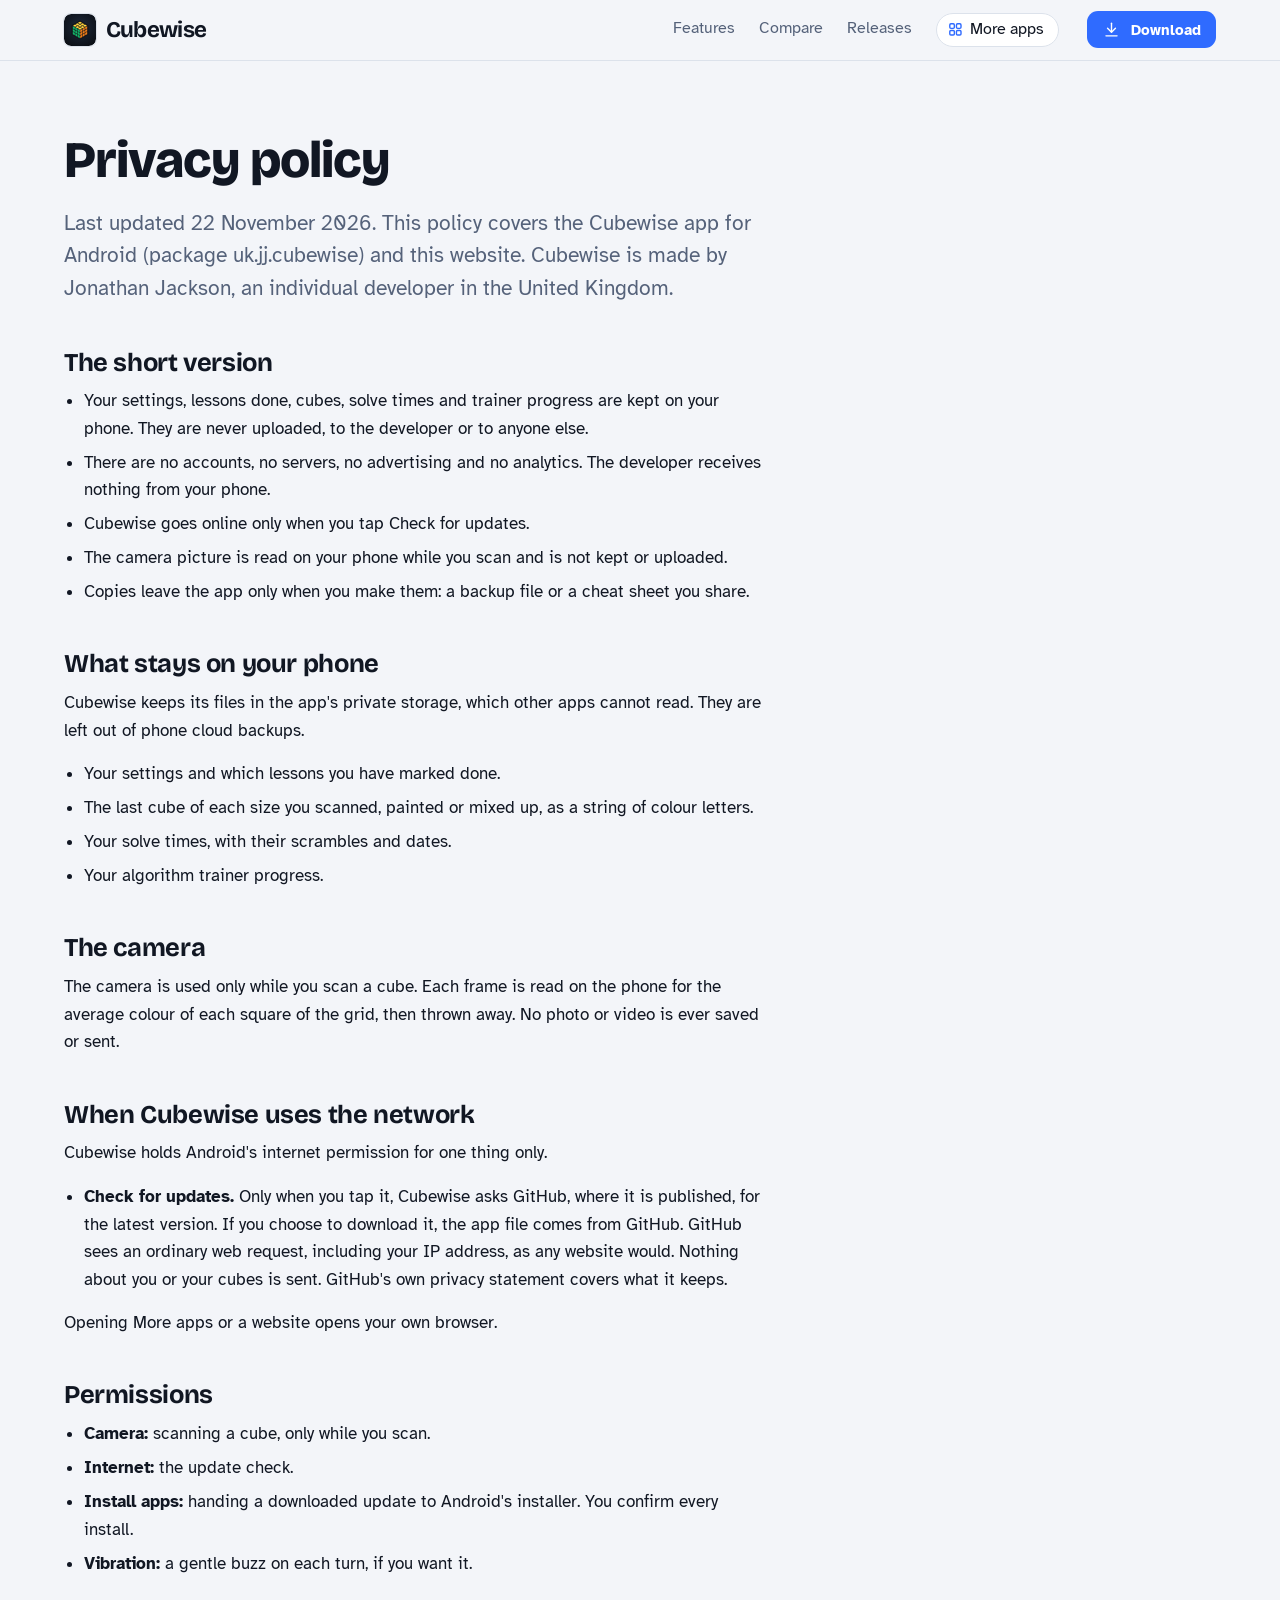
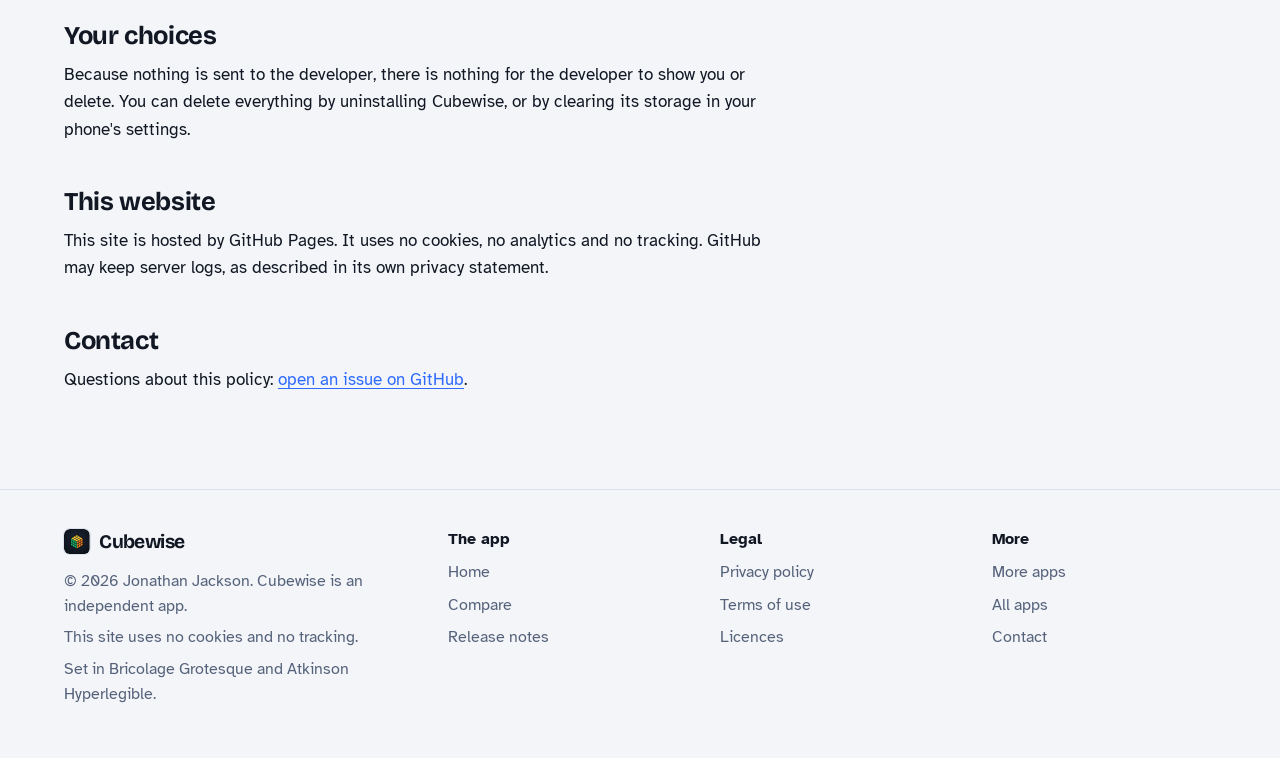
<file: privacy.html>
<!DOCTYPE html>
<html lang="en-GB">
<head>
<meta charset="utf-8">
<meta name="viewport" content="width=device-width, initial-scale=1">
<title>Cubewise privacy policy</title>
<meta name="description" content="How Cubewise keeps your progress on your phone, reads the camera on the phone, and what little it does online.">
<meta name="author" content="Jonathan Jackson">
<link rel="canonical" href="https://customgpter.github.io/cubewise/privacy.html">
<meta name="theme-color" content="#f3f6fc" media="(prefers-color-scheme: light)">
<meta name="theme-color" content="#0c1226" media="(prefers-color-scheme: dark)">
<meta property="og:type" content="website">
<meta property="og:site_name" content="Cubewise">
<meta property="og:title" content="Cubewise privacy policy">
<meta property="og:description" content="How Cubewise keeps your progress on your phone, reads the camera on the phone, and what little it does online.">
<meta property="og:url" content="https://customgpter.github.io/cubewise/privacy.html">
<meta property="og:image" content="https://customgpter.github.io/cubewise/assets/og.png">
<meta property="og:image:width" content="1200">
<meta property="og:image:height" content="630">
<meta property="og:image:alt" content="Cubewise: a 3D cube lesson, a step-by-step solve and the timer">
<meta property="og:locale" content="en_GB">
<meta name="twitter:card" content="summary_large_image">
<link rel="icon" href="./assets/favicon.svg" type="image/svg+xml">
<link rel="apple-touch-icon" href="./assets/apple-touch-icon.png">
<link rel="preload" href="./assets/fonts/bricolage-grotesque-latin.woff2" as="font" type="font/woff2" crossorigin>
<link rel="preload" href="./assets/fonts/atkinson-hyperlegible-latin-400-normal.woff2" as="font" type="font/woff2" crossorigin>
<link rel="stylesheet" href="./assets/site.css?v=1">
<link rel="stylesheet" href="./assets/house.css?v=1">
<link rel="stylesheet" href="./assets/apps-list.css?v=1">
<script src="./assets/apps-list.js?v=1" defer></script>
</head>
<body>
<a class="skip" href="#main">Skip to content</a>
<header class="masthead">
<div class="wrap">
<a class="brand" href="./" aria-label="Cubewise home"><svg viewBox="0 0 108 108" aria-hidden="true"><defs><radialGradient id="cwg" cx="54" cy="46" r="76" gradientUnits="userSpaceOnUse"><stop offset="0" stop-color="#1E2A3D"/><stop offset="1" stop-color="#0A0D12"/></radialGradient></defs><rect width="108" height="108" rx="24" fill="url(#cwg)"/><g transform="translate(54 54) scale(1.16) translate(-54 -54)"><path fill="#14171D" stroke="#14171D" stroke-width="2.5" stroke-linejoin="round" d="M54.00,26.80 L77.55,40.40 L77.55,67.60 L54.00,81.20 L30.45,67.60 L30.45,40.40 Z"/><path fill="#FFD43B" d="M33.79,41.50 L39.57,38.17 L45.34,41.50 L39.57,44.83 Z"/><path fill="#FFD43B" d="M41.01,45.67 L46.78,42.33 L52.56,45.67 L46.78,49.00 Z"/><path fill="#FFD43B" d="M48.23,49.83 L54.00,46.50 L59.77,49.83 L54.00,53.17 Z"/><path fill="#FFD43B" d="M41.01,37.33 L46.78,34.00 L52.56,37.33 L46.78,40.67 Z"/><path fill="#FFD43B" d="M48.23,41.50 L54.00,38.17 L59.77,41.50 L54.00,44.83 Z"/><path fill="#FFD43B" d="M55.44,45.67 L61.22,42.33 L66.99,45.67 L61.22,49.00 Z"/><path fill="#FFD43B" d="M48.23,33.17 L54.00,29.83 L59.77,33.17 L54.00,36.50 Z"/><path fill="#FFD43B" d="M55.44,37.33 L61.22,34.00 L66.99,37.33 L61.22,40.67 Z"/><path fill="#FFD43B" d="M62.66,41.50 L68.43,38.17 L74.21,41.50 L68.43,44.83 Z"/><path fill="#12B76A" d="M33.07,42.75 L38.84,46.08 L38.84,52.75 L33.07,49.42 Z"/><path fill="#12B76A" d="M33.07,51.08 L38.84,54.42 L38.84,61.08 L33.07,57.75 Z"/><path fill="#12B76A" d="M33.07,59.42 L38.84,62.75 L38.84,69.42 L33.07,66.08 Z"/><path fill="#12B76A" d="M40.29,46.92 L46.06,50.25 L46.06,56.92 L40.29,53.58 Z"/><path fill="#12B76A" d="M40.29,55.25 L46.06,58.58 L46.06,65.25 L40.29,61.92 Z"/><path fill="#12B76A" d="M40.29,63.58 L46.06,66.92 L46.06,73.58 L40.29,70.25 Z"/><path fill="#12B76A" d="M47.50,51.08 L53.28,54.42 L53.28,61.08 L47.50,57.75 Z"/><path fill="#12B76A" d="M47.50,59.42 L53.28,62.75 L53.28,69.42 L47.50,66.08 Z"/><path fill="#12B76A" d="M47.50,67.75 L53.28,71.08 L53.28,77.75 L47.50,74.42 Z"/><path fill="#F07D17" d="M54.72,54.42 L60.50,51.08 L60.50,57.75 L54.72,61.08 Z"/><path fill="#F07D17" d="M54.72,62.75 L60.50,59.42 L60.50,66.08 L54.72,69.42 Z"/><path fill="#F07D17" d="M54.72,71.08 L60.50,67.75 L60.50,74.42 L54.72,77.75 Z"/><path fill="#F07D17" d="M61.94,50.25 L67.71,46.92 L67.71,53.58 L61.94,56.92 Z"/><path fill="#F07D17" d="M61.94,58.58 L67.71,55.25 L67.71,61.92 L61.94,65.25 Z"/><path fill="#F07D17" d="M61.94,66.92 L67.71,63.58 L67.71,70.25 L61.94,73.58 Z"/><path fill="#F07D17" d="M69.16,46.08 L74.93,42.75 L74.93,49.42 L69.16,52.75 Z"/><path fill="#F07D17" d="M69.16,54.42 L74.93,51.08 L74.93,57.75 L69.16,61.08 Z"/><path fill="#F07D17" d="M69.16,62.75 L74.93,59.42 L74.93,66.08 L69.16,69.42 Z"/></g></svg><span>Cubewise</span></a>
<nav aria-label="Main"><ul><li><a href="./#features">Features</a></li><li><a href="./compare.html">Compare</a></li><li><a href="./releases.html">Releases</a></li><li><a class="more-apps" href="./more-apps.html"><svg class="ico" viewBox="0 0 24 24" aria-hidden="true"><rect x="4" y="4" width="6.5" height="6.5" rx="1.6"/><rect x="13.5" y="4" width="6.5" height="6.5" rx="1.6"/><rect x="4" y="13.5" width="6.5" height="6.5" rx="1.6"/><rect x="13.5" y="13.5" width="6.5" height="6.5" rx="1.6"/></svg>More apps</a></li></ul></nav>
<a class="button small" href="https://github.com/CustomGPTer/cubewise/releases/latest/download/Cubewise.apk"><svg class="ico" viewBox="0 0 24 24" aria-hidden="true"><path d="M12 4v11"/><path d="M7 10.5l5 5 5-5"/><path d="M5 20h14"/></svg>Download</a>
</div>
</header>
<main id="main" class="doc">
<div class="wrap">
<div class="measure">
<h1>Privacy policy</h1>
<p class="lede">Last updated 22 November 2026. This policy covers the Cubewise app for Android (package uk.jj.cubewise) and this website. Cubewise is made by Jonathan Jackson, an individual developer in the United Kingdom.</p>
<h2 id="short">The short version</h2><ul>
<li>Your settings, lessons done, cubes, solve times and trainer progress are kept on your phone. They are never uploaded, to the developer or to anyone else.</li>
<li>There are no accounts, no servers, no advertising and no analytics. The developer receives nothing from your phone.</li>
<li>Cubewise goes online only when you tap Check for updates.</li>
<li>The camera picture is read on your phone while you scan and is not kept or uploaded.</li>
<li>Copies leave the app only when you make them: a backup file or a cheat sheet you share.</li>
</ul><h2 id="kept">What stays on your phone</h2><p>Cubewise keeps its files in the app's private storage, which other apps cannot read. They are left out of phone cloud backups.</p>
<ul><li>Your settings and which lessons you have marked done.</li>
<li>The last cube of each size you scanned, painted or mixed up, as a string of colour letters.</li>
<li>Your solve times, with their scrambles and dates.</li>
<li>Your algorithm trainer progress.</li></ul><h2 id="camera">The camera</h2><p>The camera is used only while you scan a cube. Each frame is read on the phone for the average colour of each square of the grid, then thrown away. No photo or video is ever saved or sent.</p><h2 id="online">When Cubewise uses the network</h2><p>Cubewise holds Android's internet permission for one thing only.</p>
<ul><li><b>Check for updates.</b> Only when you tap it, Cubewise asks GitHub, where it is published, for the latest version. If you choose to download it, the app file comes from GitHub. GitHub sees an ordinary web request, including your IP address, as any website would. Nothing about you or your cubes is sent. GitHub's own privacy statement covers what it keeps.</li></ul>
<p>Opening More apps or a website opens your own browser.</p><h2 id="permissions">Permissions</h2><ul><li><b>Camera:</b> scanning a cube, only while you scan.</li>
<li><b>Internet:</b> the update check.</li>
<li><b>Install apps:</b> handing a downloaded update to Android's installer. You confirm every install.</li>
<li><b>Vibration:</b> a gentle buzz on each turn, if you want it.</li></ul><h2 id="rights">Your choices</h2><p>Because nothing is sent to the developer, there is nothing for the developer to show you or delete. You can delete everything by uninstalling Cubewise, or by clearing its storage in your phone's settings.</p><h2 id="site">This website</h2><p>This site is hosted by GitHub Pages. It uses no cookies, no analytics and no tracking. GitHub may keep server logs, as described in its own privacy statement.</p><h2 id="contact">Contact</h2><p>Questions about this policy: <a href="https://github.com/CustomGPTer/cubewise/issues">open an issue on GitHub</a>.</p>
</div>
</div>
</main>
<footer class="colophon">
<div class="wrap">
<div>
<a class="brand" href="./" aria-label="Cubewise home"><svg viewBox="0 0 108 108" aria-hidden="true"><defs><radialGradient id="cwg" cx="54" cy="46" r="76" gradientUnits="userSpaceOnUse"><stop offset="0" stop-color="#1E2A3D"/><stop offset="1" stop-color="#0A0D12"/></radialGradient></defs><rect width="108" height="108" rx="24" fill="url(#cwg)"/><g transform="translate(54 54) scale(1.16) translate(-54 -54)"><path fill="#14171D" stroke="#14171D" stroke-width="2.5" stroke-linejoin="round" d="M54.00,26.80 L77.55,40.40 L77.55,67.60 L54.00,81.20 L30.45,67.60 L30.45,40.40 Z"/><path fill="#FFD43B" d="M33.79,41.50 L39.57,38.17 L45.34,41.50 L39.57,44.83 Z"/><path fill="#FFD43B" d="M41.01,45.67 L46.78,42.33 L52.56,45.67 L46.78,49.00 Z"/><path fill="#FFD43B" d="M48.23,49.83 L54.00,46.50 L59.77,49.83 L54.00,53.17 Z"/><path fill="#FFD43B" d="M41.01,37.33 L46.78,34.00 L52.56,37.33 L46.78,40.67 Z"/><path fill="#FFD43B" d="M48.23,41.50 L54.00,38.17 L59.77,41.50 L54.00,44.83 Z"/><path fill="#FFD43B" d="M55.44,45.67 L61.22,42.33 L66.99,45.67 L61.22,49.00 Z"/><path fill="#FFD43B" d="M48.23,33.17 L54.00,29.83 L59.77,33.17 L54.00,36.50 Z"/><path fill="#FFD43B" d="M55.44,37.33 L61.22,34.00 L66.99,37.33 L61.22,40.67 Z"/><path fill="#FFD43B" d="M62.66,41.50 L68.43,38.17 L74.21,41.50 L68.43,44.83 Z"/><path fill="#12B76A" d="M33.07,42.75 L38.84,46.08 L38.84,52.75 L33.07,49.42 Z"/><path fill="#12B76A" d="M33.07,51.08 L38.84,54.42 L38.84,61.08 L33.07,57.75 Z"/><path fill="#12B76A" d="M33.07,59.42 L38.84,62.75 L38.84,69.42 L33.07,66.08 Z"/><path fill="#12B76A" d="M40.29,46.92 L46.06,50.25 L46.06,56.92 L40.29,53.58 Z"/><path fill="#12B76A" d="M40.29,55.25 L46.06,58.58 L46.06,65.25 L40.29,61.92 Z"/><path fill="#12B76A" d="M40.29,63.58 L46.06,66.92 L46.06,73.58 L40.29,70.25 Z"/><path fill="#12B76A" d="M47.50,51.08 L53.28,54.42 L53.28,61.08 L47.50,57.75 Z"/><path fill="#12B76A" d="M47.50,59.42 L53.28,62.75 L53.28,69.42 L47.50,66.08 Z"/><path fill="#12B76A" d="M47.50,67.75 L53.28,71.08 L53.28,77.75 L47.50,74.42 Z"/><path fill="#F07D17" d="M54.72,54.42 L60.50,51.08 L60.50,57.75 L54.72,61.08 Z"/><path fill="#F07D17" d="M54.72,62.75 L60.50,59.42 L60.50,66.08 L54.72,69.42 Z"/><path fill="#F07D17" d="M54.72,71.08 L60.50,67.75 L60.50,74.42 L54.72,77.75 Z"/><path fill="#F07D17" d="M61.94,50.25 L67.71,46.92 L67.71,53.58 L61.94,56.92 Z"/><path fill="#F07D17" d="M61.94,58.58 L67.71,55.25 L67.71,61.92 L61.94,65.25 Z"/><path fill="#F07D17" d="M61.94,66.92 L67.71,63.58 L67.71,70.25 L61.94,73.58 Z"/><path fill="#F07D17" d="M69.16,46.08 L74.93,42.75 L74.93,49.42 L69.16,52.75 Z"/><path fill="#F07D17" d="M69.16,54.42 L74.93,51.08 L74.93,57.75 L69.16,61.08 Z"/><path fill="#F07D17" d="M69.16,62.75 L74.93,59.42 L74.93,66.08 L69.16,69.42 Z"/></g></svg><span>Cubewise</span></a>
<p>&copy; 2026 Jonathan Jackson. Cubewise is an independent app.</p>
<p>This site uses no cookies and no tracking.</p>
<p>Set in Bricolage Grotesque and Atkinson Hyperlegible.</p>
</div>
<nav aria-label="The app"><h2>The app</h2><ul>
<li><a href="./">Home</a></li>
<li><a href="./compare.html">Compare</a></li>
<li><a href="./releases.html">Release notes</a></li>
</ul></nav>
<nav aria-label="Legal"><h2>Legal</h2><ul>
<li><a href="./privacy.html">Privacy policy</a></li>
<li><a href="./terms.html">Terms of use</a></li>
<li><a href="./licences.html">Licences</a></li>
</ul></nav>
<nav aria-label="More"><h2>More</h2><ul>
<li><a href="./more-apps.html">More apps</a></li>
<li><a href="https://customgpter.github.io/">All apps</a></li>
<li><a href="https://github.com/CustomGPTer/cubewise/issues">Contact</a></li>
</ul></nav>
</div>
</footer>
</body>
</html>
</file>
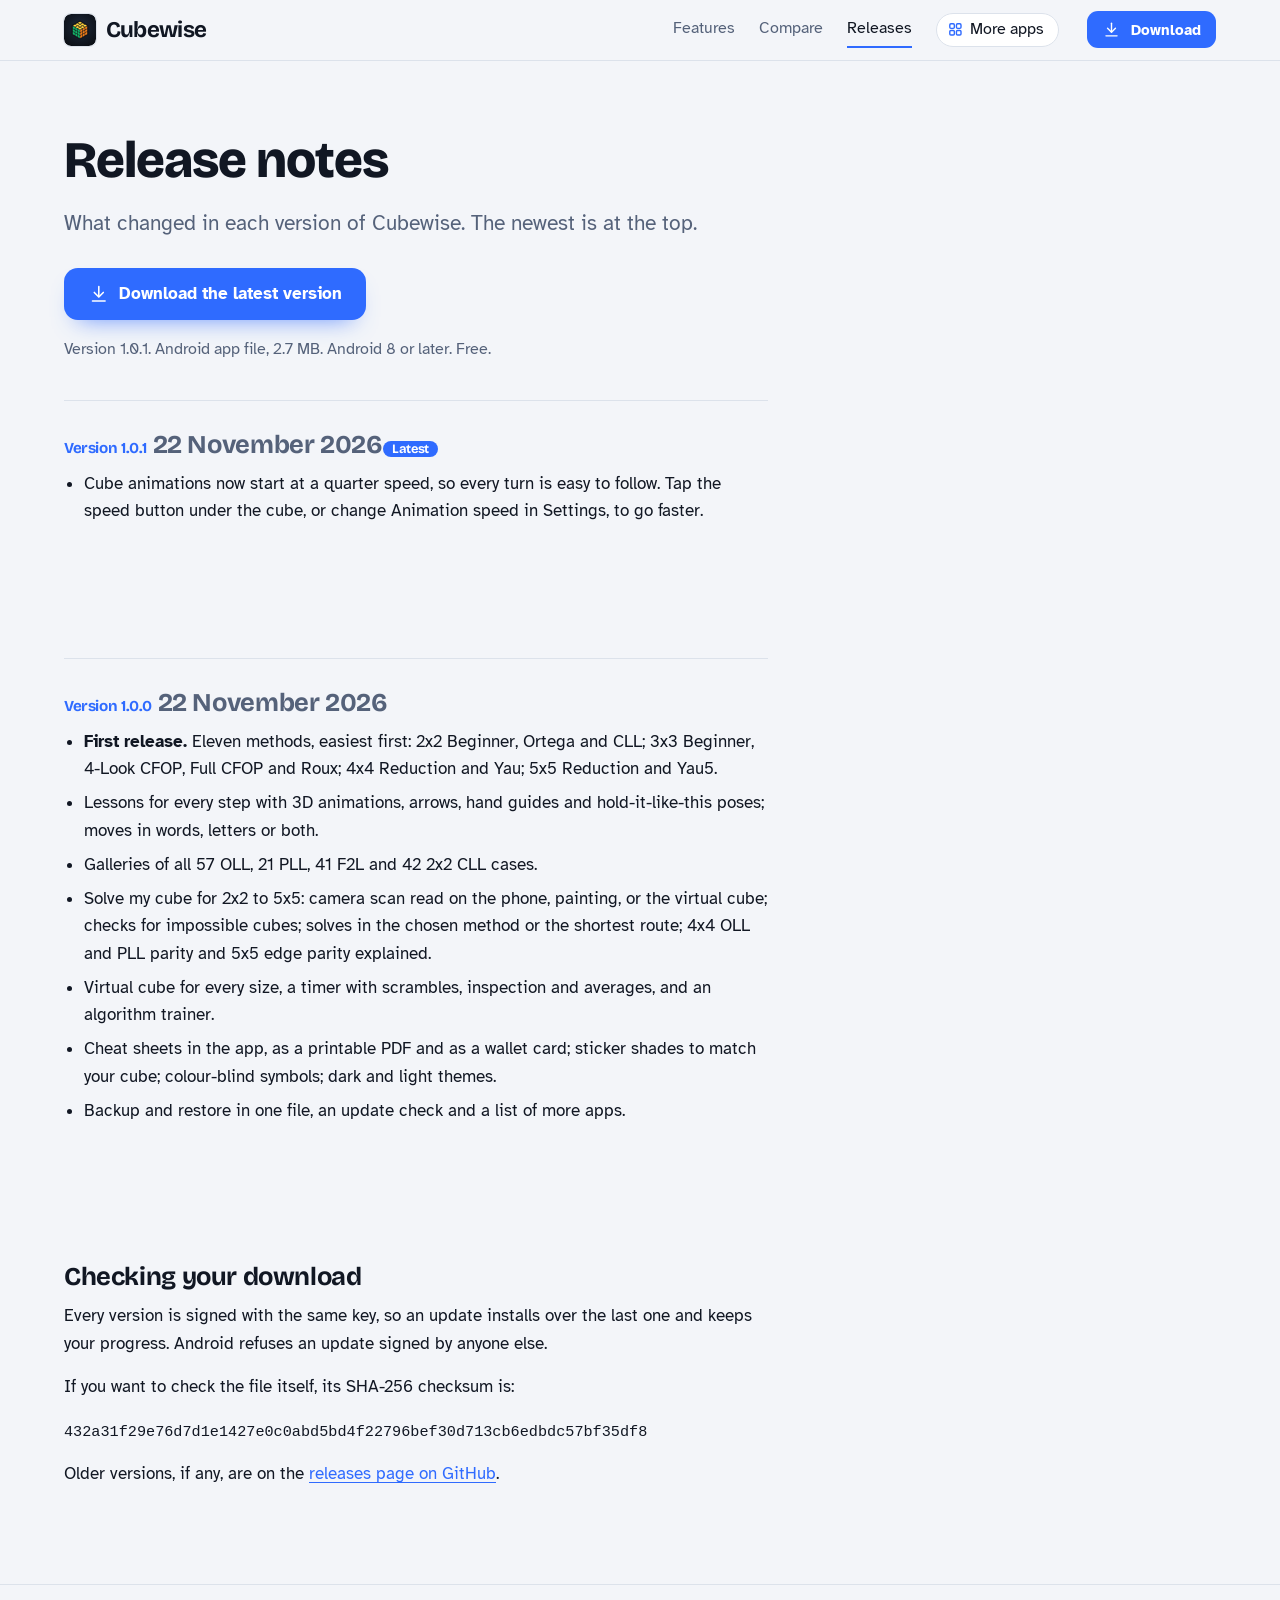
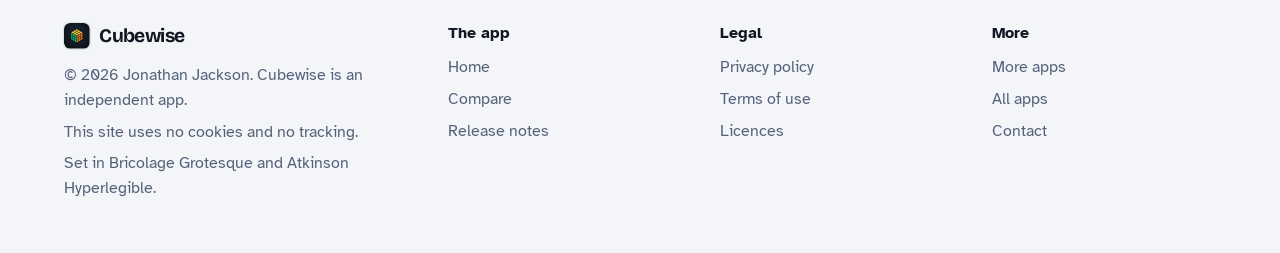
<file: releases.html>
<!DOCTYPE html>
<html lang="en-GB">
<head>
<meta charset="utf-8">
<meta name="viewport" content="width=device-width, initial-scale=1">
<title>Cubewise release notes</title>
<meta name="description" content="What is new in each version of Cubewise, the free cube-solving app for Android, with the download and its checksum.">
<meta name="author" content="Jonathan Jackson">
<link rel="canonical" href="https://customgpter.github.io/cubewise/releases.html">
<meta name="theme-color" content="#f3f6fc" media="(prefers-color-scheme: light)">
<meta name="theme-color" content="#0c1226" media="(prefers-color-scheme: dark)">
<meta property="og:type" content="website">
<meta property="og:site_name" content="Cubewise">
<meta property="og:title" content="Cubewise release notes">
<meta property="og:description" content="What is new in each version of Cubewise, the free cube-solving app for Android, with the download and its checksum.">
<meta property="og:url" content="https://customgpter.github.io/cubewise/releases.html">
<meta property="og:image" content="https://customgpter.github.io/cubewise/assets/og.png">
<meta property="og:image:width" content="1200">
<meta property="og:image:height" content="630">
<meta property="og:image:alt" content="Cubewise: a 3D cube lesson, a step-by-step solve and the timer">
<meta property="og:locale" content="en_GB">
<meta name="twitter:card" content="summary_large_image">
<link rel="icon" href="./assets/favicon.svg" type="image/svg+xml">
<link rel="apple-touch-icon" href="./assets/apple-touch-icon.png">
<link rel="preload" href="./assets/fonts/bricolage-grotesque-latin.woff2" as="font" type="font/woff2" crossorigin>
<link rel="preload" href="./assets/fonts/atkinson-hyperlegible-latin-400-normal.woff2" as="font" type="font/woff2" crossorigin>
<link rel="stylesheet" href="./assets/site.css?v=1">
<link rel="stylesheet" href="./assets/house.css?v=1">
<link rel="stylesheet" href="./assets/apps-list.css?v=1">
<script src="./assets/apps-list.js?v=1" defer></script>
</head>
<body>
<a class="skip" href="#main">Skip to content</a>
<header class="masthead">
<div class="wrap">
<a class="brand" href="./" aria-label="Cubewise home"><svg viewBox="0 0 108 108" aria-hidden="true"><defs><radialGradient id="cwg" cx="54" cy="46" r="76" gradientUnits="userSpaceOnUse"><stop offset="0" stop-color="#1E2A3D"/><stop offset="1" stop-color="#0A0D12"/></radialGradient></defs><rect width="108" height="108" rx="24" fill="url(#cwg)"/><g transform="translate(54 54) scale(1.16) translate(-54 -54)"><path fill="#14171D" stroke="#14171D" stroke-width="2.5" stroke-linejoin="round" d="M54.00,26.80 L77.55,40.40 L77.55,67.60 L54.00,81.20 L30.45,67.60 L30.45,40.40 Z"/><path fill="#FFD43B" d="M33.79,41.50 L39.57,38.17 L45.34,41.50 L39.57,44.83 Z"/><path fill="#FFD43B" d="M41.01,45.67 L46.78,42.33 L52.56,45.67 L46.78,49.00 Z"/><path fill="#FFD43B" d="M48.23,49.83 L54.00,46.50 L59.77,49.83 L54.00,53.17 Z"/><path fill="#FFD43B" d="M41.01,37.33 L46.78,34.00 L52.56,37.33 L46.78,40.67 Z"/><path fill="#FFD43B" d="M48.23,41.50 L54.00,38.17 L59.77,41.50 L54.00,44.83 Z"/><path fill="#FFD43B" d="M55.44,45.67 L61.22,42.33 L66.99,45.67 L61.22,49.00 Z"/><path fill="#FFD43B" d="M48.23,33.17 L54.00,29.83 L59.77,33.17 L54.00,36.50 Z"/><path fill="#FFD43B" d="M55.44,37.33 L61.22,34.00 L66.99,37.33 L61.22,40.67 Z"/><path fill="#FFD43B" d="M62.66,41.50 L68.43,38.17 L74.21,41.50 L68.43,44.83 Z"/><path fill="#12B76A" d="M33.07,42.75 L38.84,46.08 L38.84,52.75 L33.07,49.42 Z"/><path fill="#12B76A" d="M33.07,51.08 L38.84,54.42 L38.84,61.08 L33.07,57.75 Z"/><path fill="#12B76A" d="M33.07,59.42 L38.84,62.75 L38.84,69.42 L33.07,66.08 Z"/><path fill="#12B76A" d="M40.29,46.92 L46.06,50.25 L46.06,56.92 L40.29,53.58 Z"/><path fill="#12B76A" d="M40.29,55.25 L46.06,58.58 L46.06,65.25 L40.29,61.92 Z"/><path fill="#12B76A" d="M40.29,63.58 L46.06,66.92 L46.06,73.58 L40.29,70.25 Z"/><path fill="#12B76A" d="M47.50,51.08 L53.28,54.42 L53.28,61.08 L47.50,57.75 Z"/><path fill="#12B76A" d="M47.50,59.42 L53.28,62.75 L53.28,69.42 L47.50,66.08 Z"/><path fill="#12B76A" d="M47.50,67.75 L53.28,71.08 L53.28,77.75 L47.50,74.42 Z"/><path fill="#F07D17" d="M54.72,54.42 L60.50,51.08 L60.50,57.75 L54.72,61.08 Z"/><path fill="#F07D17" d="M54.72,62.75 L60.50,59.42 L60.50,66.08 L54.72,69.42 Z"/><path fill="#F07D17" d="M54.72,71.08 L60.50,67.75 L60.50,74.42 L54.72,77.75 Z"/><path fill="#F07D17" d="M61.94,50.25 L67.71,46.92 L67.71,53.58 L61.94,56.92 Z"/><path fill="#F07D17" d="M61.94,58.58 L67.71,55.25 L67.71,61.92 L61.94,65.25 Z"/><path fill="#F07D17" d="M61.94,66.92 L67.71,63.58 L67.71,70.25 L61.94,73.58 Z"/><path fill="#F07D17" d="M69.16,46.08 L74.93,42.75 L74.93,49.42 L69.16,52.75 Z"/><path fill="#F07D17" d="M69.16,54.42 L74.93,51.08 L74.93,57.75 L69.16,61.08 Z"/><path fill="#F07D17" d="M69.16,62.75 L74.93,59.42 L74.93,66.08 L69.16,69.42 Z"/></g></svg><span>Cubewise</span></a>
<nav aria-label="Main"><ul><li><a href="./#features">Features</a></li><li><a href="./compare.html">Compare</a></li><li><a href="./releases.html" aria-current="page">Releases</a></li><li><a class="more-apps" href="./more-apps.html"><svg class="ico" viewBox="0 0 24 24" aria-hidden="true"><rect x="4" y="4" width="6.5" height="6.5" rx="1.6"/><rect x="13.5" y="4" width="6.5" height="6.5" rx="1.6"/><rect x="4" y="13.5" width="6.5" height="6.5" rx="1.6"/><rect x="13.5" y="13.5" width="6.5" height="6.5" rx="1.6"/></svg>More apps</a></li></ul></nav>
<a class="button small" href="https://github.com/CustomGPTer/cubewise/releases/latest/download/Cubewise.apk"><svg class="ico" viewBox="0 0 24 24" aria-hidden="true"><path d="M12 4v11"/><path d="M7 10.5l5 5 5-5"/><path d="M5 20h14"/></svg>Download</a>
</div>
</header>
<main id="main" class="doc">
<div class="wrap">
<div class="measure">
<h1>Release notes</h1>
<p class="lede">What changed in each version of Cubewise. The newest is at the top.</p>
<p class="get"><a class="button" href="https://github.com/CustomGPTer/cubewise/releases/latest/download/Cubewise.apk"><svg class="ico" viewBox="0 0 24 24" aria-hidden="true"><path d="M12 4v11"/><path d="M7 10.5l5 5 5-5"/><path d="M5 20h14"/></svg>Download the latest version</a></p>
<p class="facts">Version 1.0.1. Android app file, 2.7 MB. Android 8 or later. Free.</p>
<section class="release" id="v1.0.1"><h2><span class="ver">Version 1.0.1</span> <span class="when">22 November 2026</span><span class="tag">Latest</span></h2><ul><li>Cube animations now start at a quarter speed, so every turn is easy to follow. Tap the speed button under the cube, or change Animation speed in Settings, to go faster.</li></ul></section><section class="release" id="v1.0.0"><h2><span class="ver">Version 1.0.0</span> <span class="when">22 November 2026</span></h2><ul><li><b>First release.</b> Eleven methods, easiest first: 2x2 Beginner, Ortega and CLL; 3x3 Beginner, 4-Look CFOP, Full CFOP and Roux; 4x4 Reduction and Yau; 5x5 Reduction and Yau5.</li><li>Lessons for every step with 3D animations, arrows, hand guides and hold-it-like-this poses; moves in words, letters or both.</li><li>Galleries of all 57 OLL, 21 PLL, 41 F2L and 42 2x2 CLL cases.</li><li>Solve my cube for 2x2 to 5x5: camera scan read on the phone, painting, or the virtual cube; checks for impossible cubes; solves in the chosen method or the shortest route; 4x4 OLL and PLL parity and 5x5 edge parity explained.</li><li>Virtual cube for every size, a timer with scrambles, inspection and averages, and an algorithm trainer.</li><li>Cheat sheets in the app, as a printable PDF and as a wallet card; sticker shades to match your cube; colour-blind symbols; dark and light themes.</li><li>Backup and restore in one file, an update check and a list of more apps.</li></ul></section>
<h2 id="checking">Checking your download</h2>
<p>Every version is signed with the same key, so an update installs over the last one and keeps your progress. Android refuses an update signed by anyone else.</p>
<p>If you want to check the file itself, its SHA-256 checksum is:</p>
<p><code class="sum">432a31f29e76d7d1e1427e0c0abd5bd4f22796bef30d713cb6edbdc57bf35df8</code></p>
<p>Older versions, if any, are on the <a href="https://github.com/CustomGPTer/cubewise/releases">releases page on GitHub</a>.</p>
</div>
</div>
</main>
<footer class="colophon">
<div class="wrap">
<div>
<a class="brand" href="./" aria-label="Cubewise home"><svg viewBox="0 0 108 108" aria-hidden="true"><defs><radialGradient id="cwg" cx="54" cy="46" r="76" gradientUnits="userSpaceOnUse"><stop offset="0" stop-color="#1E2A3D"/><stop offset="1" stop-color="#0A0D12"/></radialGradient></defs><rect width="108" height="108" rx="24" fill="url(#cwg)"/><g transform="translate(54 54) scale(1.16) translate(-54 -54)"><path fill="#14171D" stroke="#14171D" stroke-width="2.5" stroke-linejoin="round" d="M54.00,26.80 L77.55,40.40 L77.55,67.60 L54.00,81.20 L30.45,67.60 L30.45,40.40 Z"/><path fill="#FFD43B" d="M33.79,41.50 L39.57,38.17 L45.34,41.50 L39.57,44.83 Z"/><path fill="#FFD43B" d="M41.01,45.67 L46.78,42.33 L52.56,45.67 L46.78,49.00 Z"/><path fill="#FFD43B" d="M48.23,49.83 L54.00,46.50 L59.77,49.83 L54.00,53.17 Z"/><path fill="#FFD43B" d="M41.01,37.33 L46.78,34.00 L52.56,37.33 L46.78,40.67 Z"/><path fill="#FFD43B" d="M48.23,41.50 L54.00,38.17 L59.77,41.50 L54.00,44.83 Z"/><path fill="#FFD43B" d="M55.44,45.67 L61.22,42.33 L66.99,45.67 L61.22,49.00 Z"/><path fill="#FFD43B" d="M48.23,33.17 L54.00,29.83 L59.77,33.17 L54.00,36.50 Z"/><path fill="#FFD43B" d="M55.44,37.33 L61.22,34.00 L66.99,37.33 L61.22,40.67 Z"/><path fill="#FFD43B" d="M62.66,41.50 L68.43,38.17 L74.21,41.50 L68.43,44.83 Z"/><path fill="#12B76A" d="M33.07,42.75 L38.84,46.08 L38.84,52.75 L33.07,49.42 Z"/><path fill="#12B76A" d="M33.07,51.08 L38.84,54.42 L38.84,61.08 L33.07,57.75 Z"/><path fill="#12B76A" d="M33.07,59.42 L38.84,62.75 L38.84,69.42 L33.07,66.08 Z"/><path fill="#12B76A" d="M40.29,46.92 L46.06,50.25 L46.06,56.92 L40.29,53.58 Z"/><path fill="#12B76A" d="M40.29,55.25 L46.06,58.58 L46.06,65.25 L40.29,61.92 Z"/><path fill="#12B76A" d="M40.29,63.58 L46.06,66.92 L46.06,73.58 L40.29,70.25 Z"/><path fill="#12B76A" d="M47.50,51.08 L53.28,54.42 L53.28,61.08 L47.50,57.75 Z"/><path fill="#12B76A" d="M47.50,59.42 L53.28,62.75 L53.28,69.42 L47.50,66.08 Z"/><path fill="#12B76A" d="M47.50,67.75 L53.28,71.08 L53.28,77.75 L47.50,74.42 Z"/><path fill="#F07D17" d="M54.72,54.42 L60.50,51.08 L60.50,57.75 L54.72,61.08 Z"/><path fill="#F07D17" d="M54.72,62.75 L60.50,59.42 L60.50,66.08 L54.72,69.42 Z"/><path fill="#F07D17" d="M54.72,71.08 L60.50,67.75 L60.50,74.42 L54.72,77.75 Z"/><path fill="#F07D17" d="M61.94,50.25 L67.71,46.92 L67.71,53.58 L61.94,56.92 Z"/><path fill="#F07D17" d="M61.94,58.58 L67.71,55.25 L67.71,61.92 L61.94,65.25 Z"/><path fill="#F07D17" d="M61.94,66.92 L67.71,63.58 L67.71,70.25 L61.94,73.58 Z"/><path fill="#F07D17" d="M69.16,46.08 L74.93,42.75 L74.93,49.42 L69.16,52.75 Z"/><path fill="#F07D17" d="M69.16,54.42 L74.93,51.08 L74.93,57.75 L69.16,61.08 Z"/><path fill="#F07D17" d="M69.16,62.75 L74.93,59.42 L74.93,66.08 L69.16,69.42 Z"/></g></svg><span>Cubewise</span></a>
<p>&copy; 2026 Jonathan Jackson. Cubewise is an independent app.</p>
<p>This site uses no cookies and no tracking.</p>
<p>Set in Bricolage Grotesque and Atkinson Hyperlegible.</p>
</div>
<nav aria-label="The app"><h2>The app</h2><ul>
<li><a href="./">Home</a></li>
<li><a href="./compare.html">Compare</a></li>
<li><a href="./releases.html">Release notes</a></li>
</ul></nav>
<nav aria-label="Legal"><h2>Legal</h2><ul>
<li><a href="./privacy.html">Privacy policy</a></li>
<li><a href="./terms.html">Terms of use</a></li>
<li><a href="./licences.html">Licences</a></li>
</ul></nav>
<nav aria-label="More"><h2>More</h2><ul>
<li><a href="./more-apps.html">More apps</a></li>
<li><a href="https://customgpter.github.io/">All apps</a></li>
<li><a href="https://github.com/CustomGPTer/cubewise/issues">Contact</a></li>
</ul></nav>
</div>
</footer>
</body>
</html>
</file>
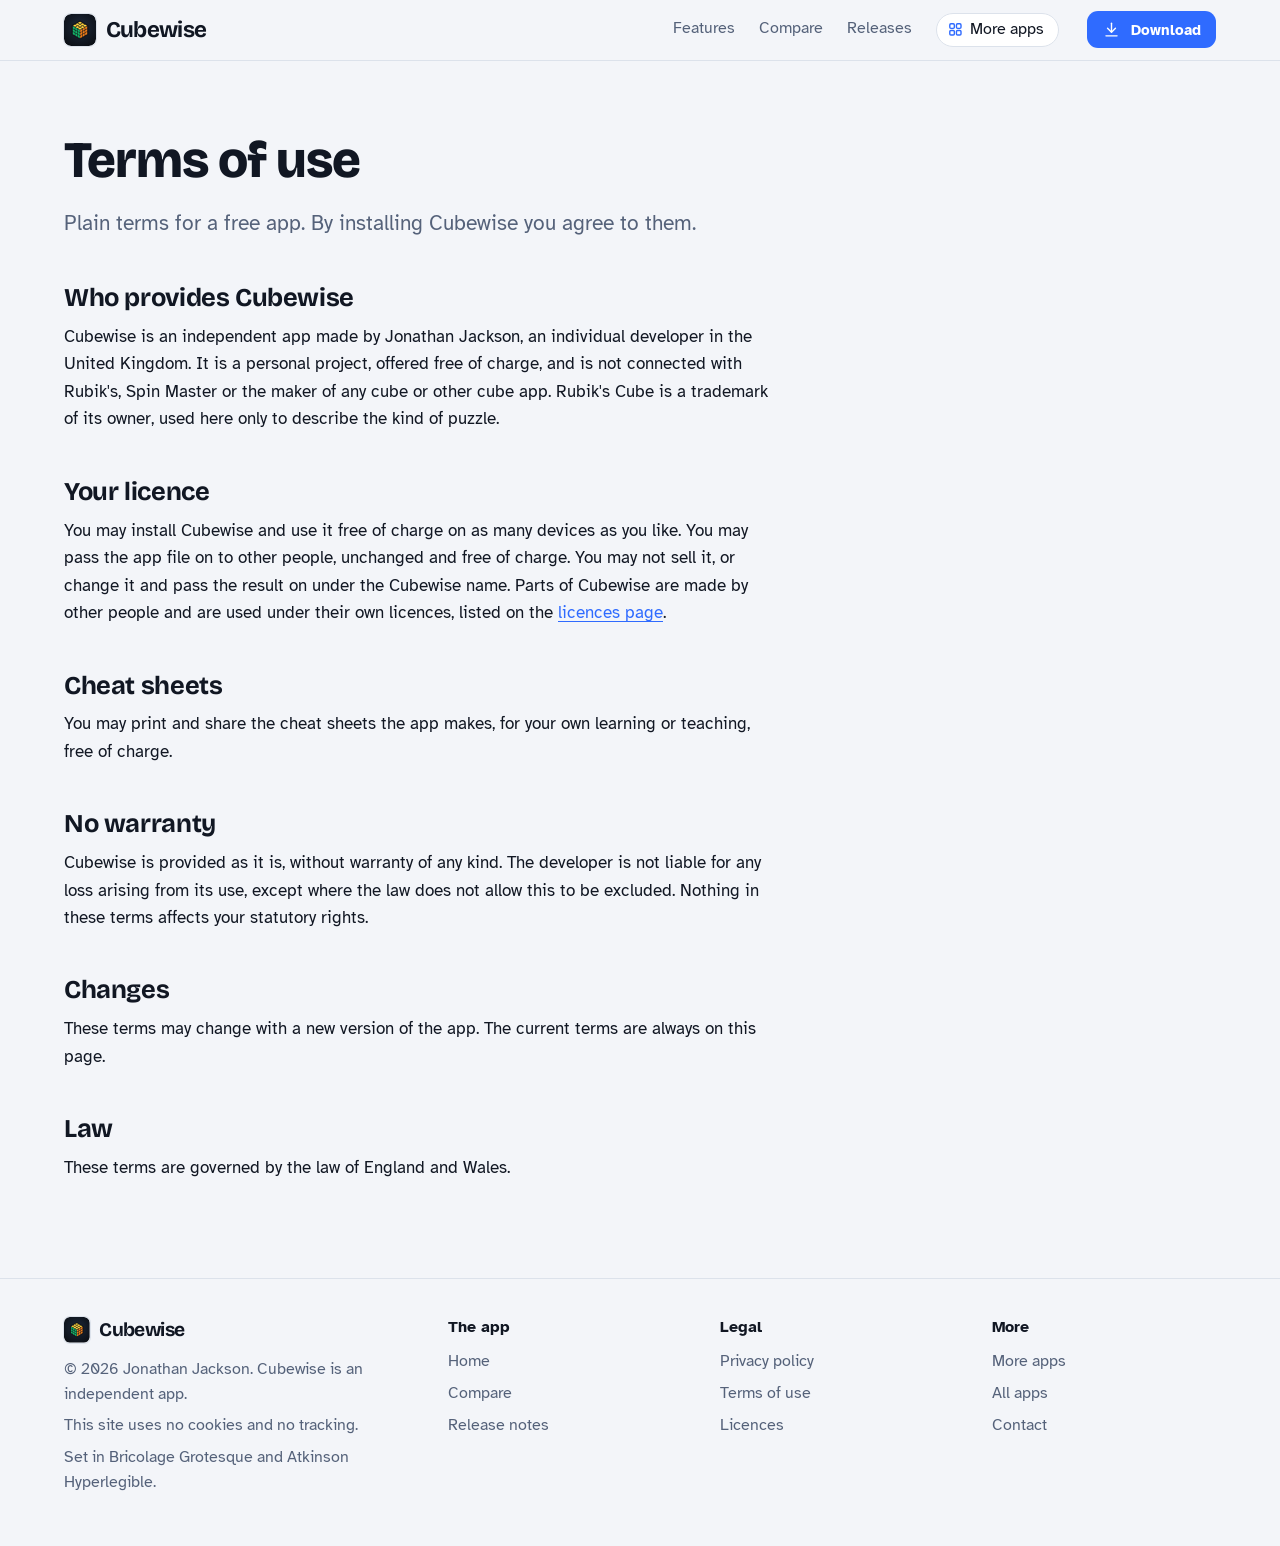
<file: terms.html>
<!DOCTYPE html>
<html lang="en-GB">
<head>
<meta charset="utf-8">
<meta name="viewport" content="width=device-width, initial-scale=1">
<title>Cubewise terms of use</title>
<meta name="description" content="The plain terms for using Cubewise, a free cube-solving app for Android.">
<meta name="author" content="Jonathan Jackson">
<link rel="canonical" href="https://customgpter.github.io/cubewise/terms.html">
<meta name="theme-color" content="#f3f6fc" media="(prefers-color-scheme: light)">
<meta name="theme-color" content="#0c1226" media="(prefers-color-scheme: dark)">
<meta property="og:type" content="website">
<meta property="og:site_name" content="Cubewise">
<meta property="og:title" content="Cubewise terms of use">
<meta property="og:description" content="The plain terms for using Cubewise, a free cube-solving app for Android.">
<meta property="og:url" content="https://customgpter.github.io/cubewise/terms.html">
<meta property="og:image" content="https://customgpter.github.io/cubewise/assets/og.png">
<meta property="og:image:width" content="1200">
<meta property="og:image:height" content="630">
<meta property="og:image:alt" content="Cubewise: a 3D cube lesson, a step-by-step solve and the timer">
<meta property="og:locale" content="en_GB">
<meta name="twitter:card" content="summary_large_image">
<link rel="icon" href="./assets/favicon.svg" type="image/svg+xml">
<link rel="apple-touch-icon" href="./assets/apple-touch-icon.png">
<link rel="preload" href="./assets/fonts/bricolage-grotesque-latin.woff2" as="font" type="font/woff2" crossorigin>
<link rel="preload" href="./assets/fonts/atkinson-hyperlegible-latin-400-normal.woff2" as="font" type="font/woff2" crossorigin>
<link rel="stylesheet" href="./assets/site.css?v=1">
<link rel="stylesheet" href="./assets/house.css?v=1">
<link rel="stylesheet" href="./assets/apps-list.css?v=1">
<script src="./assets/apps-list.js?v=1" defer></script>
</head>
<body>
<a class="skip" href="#main">Skip to content</a>
<header class="masthead">
<div class="wrap">
<a class="brand" href="./" aria-label="Cubewise home"><svg viewBox="0 0 108 108" aria-hidden="true"><defs><radialGradient id="cwg" cx="54" cy="46" r="76" gradientUnits="userSpaceOnUse"><stop offset="0" stop-color="#1E2A3D"/><stop offset="1" stop-color="#0A0D12"/></radialGradient></defs><rect width="108" height="108" rx="24" fill="url(#cwg)"/><g transform="translate(54 54) scale(1.16) translate(-54 -54)"><path fill="#14171D" stroke="#14171D" stroke-width="2.5" stroke-linejoin="round" d="M54.00,26.80 L77.55,40.40 L77.55,67.60 L54.00,81.20 L30.45,67.60 L30.45,40.40 Z"/><path fill="#FFD43B" d="M33.79,41.50 L39.57,38.17 L45.34,41.50 L39.57,44.83 Z"/><path fill="#FFD43B" d="M41.01,45.67 L46.78,42.33 L52.56,45.67 L46.78,49.00 Z"/><path fill="#FFD43B" d="M48.23,49.83 L54.00,46.50 L59.77,49.83 L54.00,53.17 Z"/><path fill="#FFD43B" d="M41.01,37.33 L46.78,34.00 L52.56,37.33 L46.78,40.67 Z"/><path fill="#FFD43B" d="M48.23,41.50 L54.00,38.17 L59.77,41.50 L54.00,44.83 Z"/><path fill="#FFD43B" d="M55.44,45.67 L61.22,42.33 L66.99,45.67 L61.22,49.00 Z"/><path fill="#FFD43B" d="M48.23,33.17 L54.00,29.83 L59.77,33.17 L54.00,36.50 Z"/><path fill="#FFD43B" d="M55.44,37.33 L61.22,34.00 L66.99,37.33 L61.22,40.67 Z"/><path fill="#FFD43B" d="M62.66,41.50 L68.43,38.17 L74.21,41.50 L68.43,44.83 Z"/><path fill="#12B76A" d="M33.07,42.75 L38.84,46.08 L38.84,52.75 L33.07,49.42 Z"/><path fill="#12B76A" d="M33.07,51.08 L38.84,54.42 L38.84,61.08 L33.07,57.75 Z"/><path fill="#12B76A" d="M33.07,59.42 L38.84,62.75 L38.84,69.42 L33.07,66.08 Z"/><path fill="#12B76A" d="M40.29,46.92 L46.06,50.25 L46.06,56.92 L40.29,53.58 Z"/><path fill="#12B76A" d="M40.29,55.25 L46.06,58.58 L46.06,65.25 L40.29,61.92 Z"/><path fill="#12B76A" d="M40.29,63.58 L46.06,66.92 L46.06,73.58 L40.29,70.25 Z"/><path fill="#12B76A" d="M47.50,51.08 L53.28,54.42 L53.28,61.08 L47.50,57.75 Z"/><path fill="#12B76A" d="M47.50,59.42 L53.28,62.75 L53.28,69.42 L47.50,66.08 Z"/><path fill="#12B76A" d="M47.50,67.75 L53.28,71.08 L53.28,77.75 L47.50,74.42 Z"/><path fill="#F07D17" d="M54.72,54.42 L60.50,51.08 L60.50,57.75 L54.72,61.08 Z"/><path fill="#F07D17" d="M54.72,62.75 L60.50,59.42 L60.50,66.08 L54.72,69.42 Z"/><path fill="#F07D17" d="M54.72,71.08 L60.50,67.75 L60.50,74.42 L54.72,77.75 Z"/><path fill="#F07D17" d="M61.94,50.25 L67.71,46.92 L67.71,53.58 L61.94,56.92 Z"/><path fill="#F07D17" d="M61.94,58.58 L67.71,55.25 L67.71,61.92 L61.94,65.25 Z"/><path fill="#F07D17" d="M61.94,66.92 L67.71,63.58 L67.71,70.25 L61.94,73.58 Z"/><path fill="#F07D17" d="M69.16,46.08 L74.93,42.75 L74.93,49.42 L69.16,52.75 Z"/><path fill="#F07D17" d="M69.16,54.42 L74.93,51.08 L74.93,57.75 L69.16,61.08 Z"/><path fill="#F07D17" d="M69.16,62.75 L74.93,59.42 L74.93,66.08 L69.16,69.42 Z"/></g></svg><span>Cubewise</span></a>
<nav aria-label="Main"><ul><li><a href="./#features">Features</a></li><li><a href="./compare.html">Compare</a></li><li><a href="./releases.html">Releases</a></li><li><a class="more-apps" href="./more-apps.html"><svg class="ico" viewBox="0 0 24 24" aria-hidden="true"><rect x="4" y="4" width="6.5" height="6.5" rx="1.6"/><rect x="13.5" y="4" width="6.5" height="6.5" rx="1.6"/><rect x="4" y="13.5" width="6.5" height="6.5" rx="1.6"/><rect x="13.5" y="13.5" width="6.5" height="6.5" rx="1.6"/></svg>More apps</a></li></ul></nav>
<a class="button small" href="https://github.com/CustomGPTer/cubewise/releases/latest/download/Cubewise.apk"><svg class="ico" viewBox="0 0 24 24" aria-hidden="true"><path d="M12 4v11"/><path d="M7 10.5l5 5 5-5"/><path d="M5 20h14"/></svg>Download</a>
</div>
</header>
<main id="main" class="doc">
<div class="wrap">
<div class="measure">
<h1>Terms of use</h1>
<p class="lede">Plain terms for a free app. By installing Cubewise you agree to them.</p>
<h2 id="who">Who provides Cubewise</h2><p>Cubewise is an independent app made by Jonathan Jackson, an individual developer in the United Kingdom. It is a personal project, offered free of charge, and is not connected with Rubik's, Spin Master or the maker of any cube or other cube app. Rubik's Cube is a trademark of its owner, used here only to describe the kind of puzzle.</p><h2 id="licence">Your licence</h2><p>You may install Cubewise and use it free of charge on as many devices as you like. You may pass the app file on to other people, unchanged and free of charge. You may not sell it, or change it and pass the result on under the Cubewise name. Parts of Cubewise are made by other people and are used under their own licences, listed on the <a href="licences.html">licences page</a>.</p><h2 id="sheets">Cheat sheets</h2><p>You may print and share the cheat sheets the app makes, for your own learning or teaching, free of charge.</p><h2 id="warranty">No warranty</h2><p>Cubewise is provided as it is, without warranty of any kind. The developer is not liable for any loss arising from its use, except where the law does not allow this to be excluded. Nothing in these terms affects your statutory rights.</p><h2 id="changes">Changes</h2><p>These terms may change with a new version of the app. The current terms are always on this page.</p><h2 id="law">Law</h2><p>These terms are governed by the law of England and Wales.</p>
</div>
</div>
</main>
<footer class="colophon">
<div class="wrap">
<div>
<a class="brand" href="./" aria-label="Cubewise home"><svg viewBox="0 0 108 108" aria-hidden="true"><defs><radialGradient id="cwg" cx="54" cy="46" r="76" gradientUnits="userSpaceOnUse"><stop offset="0" stop-color="#1E2A3D"/><stop offset="1" stop-color="#0A0D12"/></radialGradient></defs><rect width="108" height="108" rx="24" fill="url(#cwg)"/><g transform="translate(54 54) scale(1.16) translate(-54 -54)"><path fill="#14171D" stroke="#14171D" stroke-width="2.5" stroke-linejoin="round" d="M54.00,26.80 L77.55,40.40 L77.55,67.60 L54.00,81.20 L30.45,67.60 L30.45,40.40 Z"/><path fill="#FFD43B" d="M33.79,41.50 L39.57,38.17 L45.34,41.50 L39.57,44.83 Z"/><path fill="#FFD43B" d="M41.01,45.67 L46.78,42.33 L52.56,45.67 L46.78,49.00 Z"/><path fill="#FFD43B" d="M48.23,49.83 L54.00,46.50 L59.77,49.83 L54.00,53.17 Z"/><path fill="#FFD43B" d="M41.01,37.33 L46.78,34.00 L52.56,37.33 L46.78,40.67 Z"/><path fill="#FFD43B" d="M48.23,41.50 L54.00,38.17 L59.77,41.50 L54.00,44.83 Z"/><path fill="#FFD43B" d="M55.44,45.67 L61.22,42.33 L66.99,45.67 L61.22,49.00 Z"/><path fill="#FFD43B" d="M48.23,33.17 L54.00,29.83 L59.77,33.17 L54.00,36.50 Z"/><path fill="#FFD43B" d="M55.44,37.33 L61.22,34.00 L66.99,37.33 L61.22,40.67 Z"/><path fill="#FFD43B" d="M62.66,41.50 L68.43,38.17 L74.21,41.50 L68.43,44.83 Z"/><path fill="#12B76A" d="M33.07,42.75 L38.84,46.08 L38.84,52.75 L33.07,49.42 Z"/><path fill="#12B76A" d="M33.07,51.08 L38.84,54.42 L38.84,61.08 L33.07,57.75 Z"/><path fill="#12B76A" d="M33.07,59.42 L38.84,62.75 L38.84,69.42 L33.07,66.08 Z"/><path fill="#12B76A" d="M40.29,46.92 L46.06,50.25 L46.06,56.92 L40.29,53.58 Z"/><path fill="#12B76A" d="M40.29,55.25 L46.06,58.58 L46.06,65.25 L40.29,61.92 Z"/><path fill="#12B76A" d="M40.29,63.58 L46.06,66.92 L46.06,73.58 L40.29,70.25 Z"/><path fill="#12B76A" d="M47.50,51.08 L53.28,54.42 L53.28,61.08 L47.50,57.75 Z"/><path fill="#12B76A" d="M47.50,59.42 L53.28,62.75 L53.28,69.42 L47.50,66.08 Z"/><path fill="#12B76A" d="M47.50,67.75 L53.28,71.08 L53.28,77.75 L47.50,74.42 Z"/><path fill="#F07D17" d="M54.72,54.42 L60.50,51.08 L60.50,57.75 L54.72,61.08 Z"/><path fill="#F07D17" d="M54.72,62.75 L60.50,59.42 L60.50,66.08 L54.72,69.42 Z"/><path fill="#F07D17" d="M54.72,71.08 L60.50,67.75 L60.50,74.42 L54.72,77.75 Z"/><path fill="#F07D17" d="M61.94,50.25 L67.71,46.92 L67.71,53.58 L61.94,56.92 Z"/><path fill="#F07D17" d="M61.94,58.58 L67.71,55.25 L67.71,61.92 L61.94,65.25 Z"/><path fill="#F07D17" d="M61.94,66.92 L67.71,63.58 L67.71,70.25 L61.94,73.58 Z"/><path fill="#F07D17" d="M69.16,46.08 L74.93,42.75 L74.93,49.42 L69.16,52.75 Z"/><path fill="#F07D17" d="M69.16,54.42 L74.93,51.08 L74.93,57.75 L69.16,61.08 Z"/><path fill="#F07D17" d="M69.16,62.75 L74.93,59.42 L74.93,66.08 L69.16,69.42 Z"/></g></svg><span>Cubewise</span></a>
<p>&copy; 2026 Jonathan Jackson. Cubewise is an independent app.</p>
<p>This site uses no cookies and no tracking.</p>
<p>Set in Bricolage Grotesque and Atkinson Hyperlegible.</p>
</div>
<nav aria-label="The app"><h2>The app</h2><ul>
<li><a href="./">Home</a></li>
<li><a href="./compare.html">Compare</a></li>
<li><a href="./releases.html">Release notes</a></li>
</ul></nav>
<nav aria-label="Legal"><h2>Legal</h2><ul>
<li><a href="./privacy.html">Privacy policy</a></li>
<li><a href="./terms.html">Terms of use</a></li>
<li><a href="./licences.html">Licences</a></li>
</ul></nav>
<nav aria-label="More"><h2>More</h2><ul>
<li><a href="./more-apps.html">More apps</a></li>
<li><a href="https://customgpter.github.io/">All apps</a></li>
<li><a href="https://github.com/CustomGPTer/cubewise/issues">Contact</a></li>
</ul></nav>
</div>
</footer>
</body>
</html>
</file>
<file: assets/site.css>
@font-face{font-family:"Bricolage Grotesque";src:url("fonts/bricolage-grotesque-latin.woff2") format("woff2");font-weight:200 800;font-style:normal;font-display:swap}
@font-face{font-family:"Atkinson Hyperlegible";src:url("fonts/atkinson-hyperlegible-latin-400-normal.woff2") format("woff2");font-weight:400;font-style:normal;font-display:swap}
@font-face{font-family:"Atkinson Hyperlegible";src:url("fonts/atkinson-hyperlegible-latin-700-normal.woff2") format("woff2");font-weight:700;font-style:normal;font-display:swap}

/* Daylight page, night-time camera. The lamp colour is kept for the one thing to press and for what the camera has seen. */
:root{
  --page:#f2f5f9; --panel:#ffffff; --raised:#e8edf3; --ink:#0d1a2b; --soft:#465468; --rule:#d2dae4;
  --accent:#0a6a55; --accent-ink:#ffffff; --warn:#8a5200; --rec:#d3302f;
  --lamp:#ffb347; --lamp-ink:#231400; --lamp-text:#8a5200;
  --night:#09111e; --night-2:#111d30; --night-3:#1a2a43; --night-ink:#eaf0f8; --night-soft:#9fb0c7; --night-rule:#24364f; --iris:#55d6ab;
  --display:"Bricolage Grotesque","Atkinson Hyperlegible",system-ui,sans-serif;
  --sans:"Atkinson Hyperlegible",system-ui,-apple-system,"Segoe UI",Roboto,sans-serif;
  --mono:ui-monospace,SFMono-Regular,Menlo,Consolas,"Liberation Mono",monospace;
  color-scheme:light dark;
}
@media (prefers-color-scheme:dark){
  :root{--page:#0a111b; --panel:#111a27; --raised:#182434; --ink:#e9eef5; --soft:#a0aec0; --rule:#243247;
    --accent:#55d6ab; --accent-ink:#00281d; --warn:#ffb347; --rec:#ff6163; --lamp-text:#ffb347}
}

*,*::before,*::after{box-sizing:border-box}
html{-webkit-text-size-adjust:100%;scroll-behavior:smooth;scroll-padding-top:5.5rem}
@media (prefers-reduced-motion:reduce){html{scroll-behavior:auto}}
body{margin:0;background:var(--page);color:var(--ink);font:400 1.0625rem/1.62 var(--sans);text-rendering:optimizeLegibility;-webkit-font-smoothing:antialiased}
img,svg{max-width:100%;display:block}
a{color:var(--accent);text-decoration-thickness:.07em;text-underline-offset:.2em}
a:hover{text-decoration-thickness:.13em}
:focus-visible{outline:3px solid var(--lamp);outline-offset:3px;border-radius:6px}
code{font:.9em/1 var(--mono);overflow-wrap:anywhere}
h1,h2,h3{font-family:var(--display);font-weight:700;letter-spacing:-.015em;line-height:1.08;margin:0;text-wrap:balance}
p{margin:0 0 1rem}
.skip{position:absolute;left:-999px;top:0;background:var(--ink);color:var(--page);padding:.6rem 1rem;z-index:30;border-radius:0 0 8px 0}
.skip:focus{left:0}
.sr{position:absolute;width:1px;height:1px;overflow:hidden;clip-path:inset(50%);white-space:nowrap}
.wrap{width:min(72rem,100% - 2.5rem);margin-inline:auto}
.measure{max-width:44rem}
.ico{width:1.25em;height:1.25em;flex:none;fill:none;stroke:currentColor;stroke-width:1.75;stroke-linecap:round;stroke-linejoin:round}

/* ---------- masthead */
.masthead{position:sticky;top:0;z-index:20;background:color-mix(in srgb,var(--page) 88%,transparent);-webkit-backdrop-filter:blur(14px) saturate(1.3);backdrop-filter:blur(14px) saturate(1.3);border-bottom:1px solid var(--rule)}
.masthead .wrap{display:flex;flex-wrap:wrap;align-items:center;gap:.35rem 1.75rem;padding-block:.7rem}
.brand{display:inline-flex;align-items:center;gap:.6rem;font:700 1.4rem/1 var(--display);letter-spacing:-.03em;color:var(--ink);text-decoration:none;margin-right:auto}
.brand svg{width:2rem;height:2rem;flex:none;border-radius:.5rem;box-shadow:0 0 0 1px var(--rule)}
.masthead nav ul{display:flex;flex-wrap:wrap;align-items:center;gap:.15rem 1.5rem;list-style:none;margin:0;padding:0;font-size:1rem;line-height:1.3}
.masthead nav a{display:inline-flex;align-items:center;gap:.4rem;color:var(--soft);text-decoration:none;padding-block:.45rem;border-bottom:2px solid transparent}
.masthead nav a:hover{color:var(--ink)}
.masthead nav a[aria-current="page"]{color:var(--ink);border-bottom-color:var(--lamp)}
.masthead nav a.more-apps{color:var(--ink);border:1px solid var(--rule);border-radius:999px;padding:.34rem .85rem .34rem .65rem;background:var(--panel)}
.masthead nav a.more-apps .ico{width:1.05em;height:1.05em;color:var(--accent);stroke-width:2}
.masthead nav a.more-apps:hover,.masthead nav a.more-apps[aria-current="page"]{border-color:var(--accent)}
.button{display:inline-flex;align-items:center;gap:.6rem;background:var(--lamp);color:var(--lamp-ink);font:700 1.08rem/1.2 var(--sans);text-decoration:none;padding:.95rem 1.5rem;border-radius:14px;box-shadow:0 1px 0 rgba(255,255,255,.45) inset,0 12px 24px -14px rgba(138,82,0,.9)}
.button:hover{background:#ffc56e}
.button:active{transform:translateY(1px)}
.button.small{font-size:.95rem;padding:.55rem .95rem;border-radius:11px;box-shadow:none}
.button.quiet{background:none;box-shadow:none;border:1px solid var(--rule);color:var(--ink)}
.button.quiet:hover{border-color:var(--ink);background:none}
@media (max-width:52rem){
  .masthead nav{order:3;flex:1 0 100%}
  .masthead nav ul{gap:.1rem .85rem;font-size:.95rem}
  .masthead nav .wide{display:none}
}
@media (max-width:24rem){.masthead nav a.more-apps .ico{display:none}.masthead nav a.more-apps{padding-inline:.7rem}}

/* ---------- hero */
.hero{padding-block:clamp(2.2rem,6vw,4.75rem) clamp(2.5rem,6vw,4.5rem);overflow:hidden}
.hero-grid{display:grid;gap:clamp(2.25rem,5vw,4rem);align-items:center}
@media (min-width:62rem){.hero-grid{grid-template-columns:minmax(0,11fr) minmax(0,10fr)}}
.hero h1{font-size:clamp(2.6rem,6vw,4.25rem);font-weight:800;line-height:1;letter-spacing:-.022em;margin-bottom:1.5rem}
.lede{font-size:clamp(1.14rem,2vw,1.3rem);line-height:1.55;color:var(--soft);margin:0 0 1rem;max-width:34rem}
.get{display:flex;flex-wrap:wrap;align-items:center;gap:.9rem 1.5rem;margin:1.8rem 0 1.1rem}
.get .aside{font-weight:700;color:var(--ink)}
.facts{font-size:.98rem;line-height:1.5;color:var(--soft);margin:0 0 .5rem;max-width:36rem}
.pills{display:flex;flex-wrap:wrap;gap:.45rem;list-style:none;margin:0 0 1rem;padding:0;font-size:.95rem}
.pills li{border:1px solid var(--rule);border-radius:999px;padding:.22rem .8rem;background:var(--panel);color:var(--soft)}

/* the monitor: the camera's view, the day beneath it, and the alert it sends */
.monitor{position:relative;max-width:36rem;margin-inline:auto;width:100%;padding-bottom:3.1rem}
@media (min-width:62rem){.monitor{margin-inline:auto 0}}
.screen{position:relative;background:var(--night);border-radius:22px;padding:.6rem;box-shadow:0 0 0 1px var(--night-rule),0 30px 60px -30px rgba(9,17,30,.75)}
.cam{position:relative;border-radius:15px;overflow:hidden;aspect-ratio:16/10;background:#0b1626}
.cam svg{width:100%;height:100%}
.cam text{font:700 15px var(--sans);fill:#231400}
.hud{position:absolute;display:inline-flex;align-items:center;gap:.4rem;font:700 .76rem/1 var(--sans);color:var(--night-ink);background:rgba(6,12,22,.62);border-radius:999px;padding:.38rem .65rem;letter-spacing:.01em}
.hud i{width:.5rem;height:.5rem;border-radius:50%;background:var(--iris)}
.hud.watching{left:.7rem;top:.7rem}
.hud.rec{right:.7rem;top:.7rem}
.hud.rec i{background:#ff5a5c}
.hud.stamp{left:.7rem;bottom:.7rem;font:400 .74rem/1 var(--mono);border-radius:6px;color:#d5deea}
.hud.place{right:.7rem;bottom:.7rem;border-radius:6px;font-weight:400;color:#d5deea}
.day{padding:.85rem .55rem 2rem;color:var(--night-soft);font-size:.8rem;line-height:1.2}
.day-head{display:flex;justify-content:space-between;margin-bottom:.6rem}
.day-head b{color:var(--night-ink)}
.track{position:relative;height:1.5rem;border-radius:7px;background:repeating-linear-gradient(90deg,var(--night-3) 0 1px,transparent 1px calc(100% / 24)),var(--night-2);box-shadow:inset 0 0 0 1px var(--night-rule)}
.ev{position:absolute;top:3px;bottom:3px;width:max(5px,1.1%);border-radius:3px;background:var(--iris);left:var(--at)}
.ev.seen{background:var(--lamp)}
.now{position:absolute;top:-4px;bottom:-4px;left:var(--at);width:2px;background:var(--night-ink);border-radius:2px}
.hours{display:flex;justify-content:space-between;margin-top:.4rem;font-size:.72rem}
.alert{position:absolute;right:-.4rem;bottom:0;display:flex;align-items:center;gap:.75rem;width:min(19rem,88%);background:var(--panel);color:var(--ink);border:1px solid var(--rule);border-radius:16px;padding:.65rem .8rem;box-shadow:0 18px 36px -18px rgba(9,17,30,.55)}
.alert .thumb{flex:none;width:3.1rem;height:3.1rem;border-radius:10px;background:linear-gradient(160deg,#16263d,#0b1626);position:relative;overflow:hidden}
.alert .thumb::before{content:"";position:absolute;left:50%;bottom:0;width:38%;height:62%;translate:-50% 0;border-radius:40% 40% 0 0;background:#6f86a6}
.alert .thumb::after{content:"";position:absolute;left:50%;top:14%;width:26%;aspect-ratio:1;translate:-50% 0;border-radius:50%;background:#8ea4c2}
.alert b{display:block;font-size:.98rem;line-height:1.25}
.alert span{display:block;font-size:.86rem;color:var(--soft);line-height:1.3}
.alert .dot{flex:none;width:.6rem;height:.6rem;border-radius:50%;background:var(--lamp);margin-left:auto;box-shadow:0 0 0 4px color-mix(in srgb,var(--lamp) 25%,transparent)}
@media (max-width:26rem){.alert{right:0}}
@media (prefers-reduced-motion:no-preference){
  .cam .spill{animation:vg-in .9s ease-out .25s both}
  .cam .who{animation:vg-step .9s cubic-bezier(.2,.8,.25,1) .9s both}
  .cam .mark{animation:vg-lock .45s cubic-bezier(.3,1.4,.5,1) 1.7s both;transform-box:fill-box;transform-origin:center}
  .hud.rec{animation:vg-in .3s ease-out 2.05s both}
  .hud.rec i{animation:vg-blink 1.2s steps(2,jump-none) 2.3s 4}
  .ev.seen,.now{animation:vg-pop .4s cubic-bezier(.3,1.5,.5,1) 2.4s both}
  .alert{animation:vg-rise .6s cubic-bezier(.2,.8,.25,1) 2.9s both}
  @keyframes vg-in{from{opacity:0}to{opacity:1}}
  @keyframes vg-step{from{opacity:0;transform:translateX(18px)}to{opacity:1;transform:none}}
  @keyframes vg-lock{from{opacity:0;transform:scale(1.12)}to{opacity:1;transform:none}}
  @keyframes vg-blink{from{opacity:1}to{opacity:.25}}
  @keyframes vg-pop{from{opacity:0;transform:scaleY(.2)}to{opacity:1;transform:none}}
  @keyframes vg-rise{from{opacity:0;transform:translateY(14px)}to{opacity:1;transform:none}}
}

/* ---------- sections */
section{padding-block:clamp(3rem,7vw,5.5rem)}
section + section{border-top:1px solid var(--rule)}
h2{font-size:clamp(1.8rem,3.6vw,2.6rem);margin-bottom:.9rem}
h3{font:700 1.1rem/1.3 var(--sans);letter-spacing:0;margin:0 0 .3rem}
.intro{color:var(--soft);max-width:40rem;margin-bottom:2.2rem;font-size:1.1rem}

.promises{padding-block:0;border-block:1px solid var(--rule);background:var(--panel)}
.promises ul{list-style:none;margin:0;padding:0;display:grid;grid-template-columns:repeat(auto-fit,minmax(min(100%,14rem),1fr))}
.promises li{display:flex;gap:.8rem;align-items:flex-start;padding:1.4rem 1.5rem 1.4rem 0}
.promises .ico{width:1.6rem;height:1.6rem;color:var(--accent);margin-top:.1rem}
.promises b{display:block;line-height:1.3}
.promises span{color:var(--soft);font-size:.96rem;line-height:1.45;display:block}
.hero + .promises{border-top:1px solid var(--rule)}

.steps{list-style:none;counter-reset:s;margin:0;padding:0;display:grid;gap:1.25rem}
@media (min-width:52rem){.steps{grid-template-columns:repeat(3,minmax(0,1fr))}}
.steps li{counter-increment:s;background:var(--panel);border:1px solid var(--rule);border-radius:18px;padding:1.4rem 1.4rem 1.5rem}
.steps li::before{content:counter(s);display:grid;place-items:center;width:2rem;height:2rem;border-radius:50%;background:var(--ink);color:var(--page);font:700 1rem/1 var(--display);margin-bottom:1rem}
.steps p{margin:0;color:var(--soft)}

.notices{display:grid;gap:1.25rem}
@media (min-width:52rem){.notices{grid-template-columns:repeat(2,minmax(0,1fr))}}
.sense{background:var(--night);color:var(--night-ink);border-radius:20px;padding:1.5rem 1.5rem 1.6rem;box-shadow:0 0 0 1px var(--night-rule)}
.sense h3{font:700 1.35rem/1.2 var(--display);letter-spacing:-.02em;margin-bottom:.35rem}
.sense p{color:var(--night-soft);margin-bottom:1.1rem}
.chips{display:flex;flex-wrap:wrap;gap:.5rem;list-style:none;margin:0;padding:0}
.chips li{display:inline-flex;align-items:center;gap:.45rem;border:1px solid var(--night-rule);background:var(--night-2);border-radius:10px;padding:.42rem .75rem .42rem .6rem;font-size:.98rem;line-height:1.2}
.chips .ico{color:var(--lamp)}

.groups{display:grid;gap:0}
.group{display:grid;gap:.4rem 3rem;padding-block:1.6rem;border-top:1px solid var(--rule)}
.group:last-child{border-bottom:1px solid var(--rule)}
@media (min-width:56rem){.group{grid-template-columns:13rem minmax(0,1fr)}}
.group > h3{font:700 1.3rem/1.2 var(--display);letter-spacing:-.02em;color:var(--ink)}
.group dl{margin:0;display:grid;gap:1.1rem 2.5rem}
@media (min-width:40rem){.group dl{grid-template-columns:repeat(2,minmax(0,1fr))}}
.group dt{font-weight:700;line-height:1.35}
.group dd{margin:.2rem 0 0;color:var(--soft)}

.setups{display:grid;gap:1.25rem}
@media (min-width:52rem){.setups{grid-template-columns:repeat(2,minmax(0,1fr))}}
.setup{background:var(--panel);border:1px solid var(--rule);border-radius:20px;padding:1.5rem}
.setup h3{font:700 1.35rem/1.2 var(--display);letter-spacing:-.02em;margin-bottom:.9rem}
.setup .kit{display:flex;align-items:center;gap:.6rem;color:var(--soft);font-size:.95rem;margin-bottom:1rem}
.setup .kit .ico{width:1.9rem;height:1.9rem;color:var(--ink);stroke-width:1.5}
.setup .kit .to{width:1.2rem;height:1.2rem;color:var(--soft)}
.ticks{list-style:none;margin:0;padding:0;display:grid;gap:.5rem}
.ticks li{position:relative;padding-left:1.7rem;color:var(--soft)}
.ticks li::before{content:"";position:absolute;left:.15rem;top:.42em;width:.75rem;height:.42rem;border-left:2.5px solid var(--accent);border-bottom:2.5px solid var(--accent);rotate:-45deg}

.modes{list-style:none;margin:0;padding:0;display:grid;gap:1.25rem}
@media (min-width:52rem){.modes{grid-template-columns:repeat(3,minmax(0,1fr))}}
.modes li{border-top:3px solid var(--ink);padding-top:1rem}
.modes p{color:var(--soft);margin:0}

.scroll{overflow-x:auto}
table{width:100%;border-collapse:collapse}
th,td{text-align:left;vertical-align:top;padding:.85rem 1.2rem .85rem 0;border-top:1px solid var(--rule)}
thead th{border-top:0;color:var(--soft);font-weight:400;padding-top:0}
tbody th{font-weight:700;min-width:11rem}
tr:last-child>*{border-bottom:1px solid var(--rule)}
.after-table{margin-top:1.5rem}
/* On a phone a table becomes a stack: the row's name, then its cells side by side. */
@media (max-width:40rem){
  table:not(.cmp),table:not(.cmp) thead,table:not(.cmp) tbody{display:block}
  table:not(.cmp) tr{display:flex;flex-wrap:wrap;gap:.3rem 1.1rem;padding:.9rem 0;border-top:1px solid var(--rule)}
  table:not(.cmp) thead tr{border-top:0;padding-top:0}
  table:not(.cmp) tbody tr:last-child{border-bottom:1px solid var(--rule)}
  table:not(.cmp) th,table:not(.cmp) td{display:block;border:0;padding:0;flex:1 1 0;min-width:0;overflow-wrap:break-word}
  table:not(.cmp) tr>:first-child{flex:0 0 100%;min-width:0}
}

.plain{list-style:none;margin:0;padding:0;display:grid;gap:1.6rem 3rem}
@media (min-width:52rem){.plain{grid-template-columns:repeat(3,minmax(0,1fr))}}
.plain p{color:var(--soft);margin:0}

.faq{display:grid;gap:0 3rem;align-items:start}
@media (min-width:56rem){.faq{grid-template-columns:repeat(2,minmax(0,1fr))}}
.faq details{border-top:1px solid var(--rule);padding:.15rem 0}
.faq summary{cursor:pointer;list-style:none;display:flex;align-items:flex-start;justify-content:space-between;gap:1rem;font-weight:700;padding:.85rem 0;line-height:1.35}
.faq summary::-webkit-details-marker{display:none}
.faq summary::after{content:"";flex:none;width:.6rem;height:.6rem;margin:.3rem .25rem 0 0;border-right:2px solid var(--soft);border-bottom:2px solid var(--soft);rotate:45deg;transition:rotate .15s}
.faq details[open] summary::after{rotate:-135deg;margin-top:.55rem}
.faq details p{color:var(--soft);margin:0 0 1.1rem;max-width:36rem}
@media (prefers-reduced-motion:reduce){.faq summary::after{transition:none}}

.closing{background:var(--night);color:var(--night-ink);border-top:0}
.closing .wrap{display:grid;gap:1.5rem 3rem;align-items:center}
@media (min-width:52rem){.closing .wrap{grid-template-columns:minmax(0,1fr) auto}}
.closing h2{margin-bottom:.5rem}
.closing p{color:var(--night-soft);margin:0;max-width:36rem}
.closing a:not(.button){color:var(--iris)}
section + .closing{border-top:0}

/* ---------- document pages */
.doc{padding-block:clamp(2.5rem,6vw,4.5rem) clamp(3rem,7vw,5rem)}
.doc h1{font-size:clamp(2.2rem,5vw,3.2rem);font-weight:800;letter-spacing:-.02em;margin-bottom:1.2rem}
.doc .lede{max-width:none}
.doc h2{font-size:1.6rem;margin-top:2.8rem;margin-bottom:.7rem;scroll-margin-top:5.5rem}
.doc h3{margin-top:1.6rem}
.doc ul{padding-left:1.25rem;margin:0 0 1rem}
.doc li{margin:.4rem 0}
.doc a{overflow-wrap:anywhere}
.contents{border-block:1px solid var(--rule);padding-block:1rem;margin-block:2rem}
.contents ul{list-style:none;margin:.4rem 0 0;padding:0;columns:2 14rem;column-gap:2rem}
.contents li{margin:.2rem 0;break-inside:avoid}
.note{border-left:3px solid var(--lamp);padding:.2rem 0 .2rem 1.1rem;color:var(--soft)}
.key{font-size:.95rem;line-height:1.55;color:var(--soft);margin:0 0 .6rem}
.sum{font-size:.95rem;overflow-wrap:anywhere}

/* ---------- compare */
.cmp{min-width:44rem;margin:1.4rem 0 1rem}
.cmp th,.cmp td{padding:.85rem .9rem}
.cmp thead th{color:var(--ink);font-weight:700;vertical-align:bottom;padding-top:.85rem}
.cmp small{display:block;font-weight:400;font-size:.84rem;line-height:1.35;color:var(--soft)}
.cmp tbody th{min-width:13rem;padding-left:0}
.cmp thead th:first-child{padding-left:0}
.cmp .ours{background:var(--panel);box-shadow:inset 1px 0 var(--rule),inset -1px 0 var(--rule)}
.yes{color:var(--accent);font-weight:700}
.pay{color:var(--lamp-text);font-weight:700}
.na{color:var(--soft)}
.cmp .app{display:none}
@media (max-width:54rem){
  .cmp{min-width:0}
  .cmp thead{position:absolute;width:1px;height:1px;overflow:hidden;clip-path:inset(50%)}
  .cmp tbody,.cmp tr,.cmp th,.cmp td{display:block}
  .cmp tr{padding:1rem 0;border-top:1px solid var(--rule)}
  .cmp th,.cmp td{border:0;padding:0}
  .cmp tbody th{min-width:0;margin-bottom:.55rem}
  .cmp td{display:grid;grid-template-columns:7.5rem 1fr;gap:.75rem;padding:.22rem 0}
  .cmp .app{display:block;font-weight:400;color:var(--soft)}
  .cmp .ours{background:none;box-shadow:none}
  .cmp .ours .app{color:var(--ink);font-weight:700}
}

/* ---------- release notes */
.release{border-top:1px solid var(--rule);margin-top:2.4rem;padding-top:1.9rem;scroll-margin-top:5.5rem}
.doc .release h2{margin-top:0}
.contents + .release{border-top:0;margin-top:0;padding-top:.4rem}
.ver{font-weight:700;font-size:.95rem;color:var(--lamp-text);margin:0 0 .5rem}
.when{color:var(--soft);margin:-.2rem 0 .2rem}
.tag{display:inline-block;background:var(--accent);color:var(--accent-ink);border-radius:999px;font-weight:700;font-size:.8rem;padding:.08rem .6rem;margin-right:.6rem}
.doc .release h3{font-size:1rem;color:var(--ink);margin:1.3rem 0 .2rem}
.release ul{margin-bottom:0}

/* ---------- more apps */
.mapps{list-style:none;margin:2.2rem 0 0;padding:0;display:grid;gap:1.4rem}
@media (min-width:50rem){.mapps{grid-template-columns:repeat(2,minmax(0,1fr))}}
.doc .mapps{padding-left:0}
.doc .mapp{margin:0}
.mapp{display:flex;flex-direction:column;background:var(--panel);border:1px solid var(--rule);border-radius:20px;overflow:hidden}
.mapp-cover{position:relative;height:6.5rem;background:linear-gradient(135deg,var(--b),var(--b2));overflow:hidden}
.mapp-cover svg{position:absolute;right:-1.2rem;top:-1.6rem;width:11rem;height:11rem;max-width:none;opacity:.22}
.mapp-body{display:flex;flex-direction:column;flex:1;padding:0 1.4rem 1.4rem}
.mapp-icon{width:4.25rem;height:4.25rem;border-radius:1rem;margin-top:-2.1rem;position:relative;box-shadow:0 0 0 4px var(--panel)}
.mapp h2{font-size:1.6rem;margin:.85rem 0 .1rem}
.mapp-kind{color:var(--soft);margin:0 0 .7rem}
.mapp-say{margin:0 0 1.1rem}
.mapp-go{display:flex;flex-wrap:wrap;align-items:center;gap:.7rem 1.3rem;margin:auto 0 0}
.mapp-go .button{padding:.75rem 1.15rem;font-size:1rem;border-radius:12px}
.mapp-site{font-weight:700}
.mapp-needs{font-size:.9rem;color:var(--soft);margin:.9rem 0 0}

/* ---------- colophon */
.colophon{border-top:1px solid var(--rule);color:var(--soft);font-size:.98rem;line-height:1.6}
.colophon .wrap{display:grid;gap:2rem 3rem;padding-block:2.4rem 2.8rem}
@media (min-width:52rem){.colophon .wrap{grid-template-columns:minmax(0,1.5fr) repeat(3,minmax(0,1fr))}}
.colophon p{margin:0 0 .4rem;max-width:26rem}
.colophon .brand{font-size:1.2rem;margin-bottom:.9rem}
.colophon .brand svg{width:1.6rem;height:1.6rem}
.colophon h2{font:700 .98rem/1.3 var(--sans);letter-spacing:0;color:var(--ink);margin:0 0 .5rem}
.colophon ul{list-style:none;margin:0;padding:0}
.colophon li a{display:inline-block;padding-block:.22rem;color:var(--soft);text-decoration:none}
.colophon li a:hover{color:var(--ink);text-decoration:underline}
</file>
<file: assets/house.css>
:root{--page:#f3f5f9;--panel:#ffffff;--raised:#e9edf4;--ink:#111723;--soft:#55627a;--rule:#dce2eb;--accent:#2f6bff;--accent-ink:#ffffff;--lamp:#2f6bff;--lamp-ink:#ffffff;--lamp-text:#2f6bff}
@media (prefers-color-scheme:dark){:root{--page:#0b0e13;--panel:#151b24;--raised:#1c2430;--ink:#eef2f8;--soft:#9da8ba;--rule:#263041;--accent:#6ea8ff;--accent-ink:#071022;--lamp:#6ea8ff;--lamp-ink:#071022;--lamp-text:#6ea8ff}}
/* House additions: phone frames, the screens gallery, the lawful-use box and test-build labels. */
.brand svg{border-radius:22%}
.hero-phone{display:flex;justify-content:center}
.phone{position:relative;width:min(100%,19rem);aspect-ratio:393/852;padding:.55rem;border-radius:2.6rem;background:#0b0d12;box-shadow:0 0 0 1px rgba(255,255,255,.06) inset,0 1px 0 rgba(255,255,255,.12) inset,0 30px 60px -28px rgba(10,20,40,.55),0 12px 24px -12px rgba(10,20,40,.35)}
.phone img{display:block;width:100%;height:100%;object-fit:cover;object-position:top;border-radius:2.1rem;background:#111}
.gallery{display:flex;gap:clamp(1rem,3vw,1.75rem);overflow-x:auto;scroll-snap-type:x mandatory;padding:.5rem .25rem 1.25rem;margin:1.75rem -.25rem 0;scrollbar-width:thin;overscroll-behavior-x:contain}
.gallery:focus-visible{outline-offset:6px}
.shot{flex:0 0 auto;width:min(72vw,15.5rem);margin:0;scroll-snap-align:start}
.shot .phone{width:100%;border-radius:2.2rem;padding:.45rem}
.shot .phone img{border-radius:1.8rem}
.shot .shot figcaption{margin:.85rem .2rem 0;font-size:.98rem;line-height:1.4;color:var(--soft)}
.gate-scope{margin:0 0 .25rem}
.law-box{margin:0 0 1rem;padding:.9rem 1rem;max-width:34rem;border:1px solid #e0b450;background:#fff8e6;color:#3d2a00;border-radius:14px}
.law-box label{display:flex;gap:.65rem;align-items:flex-start;font-weight:700;cursor:pointer;font-size:1.02rem}
.law-box input{width:1.25rem;height:1.25rem;margin:.12rem 0 0;flex:none;accent-color:#8a5200}
.law-box p{margin:.5rem 0 0;font-size:.95rem}
.law-box a{color:#6b4000;font-weight:700}
.gate-scope a[aria-disabled="true"]{opacity:.45;cursor:not-allowed;pointer-events:none;filter:grayscale(.4);box-shadow:none}
.law-band{background:var(--raised)}
.beta-tag{display:inline-block;margin-left:-.9rem;font-size:.72rem;font-weight:700;letter-spacing:.05em;text-transform:uppercase;padding:.3rem .5rem;border-radius:6px;background:#ffe7b3;color:#5c3b00;border:1px solid #e0b450}
.beta-note{max-width:34rem;padding:.8rem 1rem;border-radius:12px;background:#ffe7b3;color:#3d2a00;border:1px solid #e0b450}
.mapp-soon{display:inline-block;padding:.85rem 1.3rem;border:1px dashed var(--rule);border-radius:14px;color:var(--soft);font-weight:700}
code.sum{word-break:break-all}
@media (prefers-color-scheme:dark){
  .law-box,.beta-note{background:#2a2108;color:#ffe9b8;border-color:#7a5c14}
  .law-box a{color:#ffd27a}
  .law-box input{accent-color:#ffb347}
  .beta-tag{background:#4a3500;color:#ffe2a3;border-color:#8a6a1c}
  .phone{box-shadow:0 0 0 1px rgba(255,255,255,.1) inset,0 30px 60px -28px rgba(0,0,0,.8)}
}
@media (max-width:40rem){.hero-phone .phone{width:min(78%,17rem)}}

.button:hover{filter:brightness(1.08);background:var(--lamp)}
.button{box-shadow:0 12px 24px -14px rgba(47,107,255,.8)}
</file>
<file: assets/apps-list.css>
/* The full app list on More apps pages and the hub. Works alongside each site's own card styles. */
.mapps-jump{margin:1.8rem 0 0}
.mapps-jump ul{list-style:none;margin:0;padding:0;display:flex;flex-wrap:wrap;gap:.5rem}
.mapps-jump a{display:inline-block;padding:.45rem .85rem;border:1px solid var(--rule,#d2dae4);border-radius:999px;font-size:.95rem;font-weight:700;text-decoration:none;color:inherit;background:var(--panel,#fff)}
.mapps-jump a:hover,.mapps-jump a:focus-visible{border-color:currentColor}
.mapps-group{margin:2.6rem 0 0;scroll-margin-top:5rem}
.mapps-cat{font-size:1.45rem;margin:0;padding:0 0 .6rem;border-bottom:1px solid var(--rule,#d2dae4)}
.mapps-group .mapps{margin-top:1.4rem}
.mapp h3{font-size:1.5rem;line-height:1.2;margin:.85rem 0 .1rem;display:flex;flex-wrap:wrap;align-items:center;gap:.5rem}
.mapp-badge{display:inline-block;font-size:.75rem;font-weight:700;letter-spacing:.04em;text-transform:uppercase;line-height:1;padding:.35rem .55rem;border-radius:6px;vertical-align:middle}
.mapp-badge.beta{background:#ffe7b3;color:#5c3b00;border:1px solid #e0b450}
.mapp-badge.here{background:transparent;color:var(--soft,#465468);border:1px solid var(--rule,#d2dae4)}
.mapp-soon{display:inline-block;padding:.7rem 1.1rem;border:1px dashed var(--rule,#b9c4d1);border-radius:12px;color:var(--soft,#465468);font-weight:700}
.mapp-go .button.ghost{background:transparent;color:inherit;border:2px solid currentColor;box-shadow:none}
.mapp-also{font-size:.9rem;color:var(--soft,#465468);margin:.6rem 0 0}
.mapp-law{margin:0 0 1rem;padding:.8rem .9rem;border:1px solid #e0b450;background:#fff8e6;color:#3d2a00;border-radius:12px;font-size:.95rem}
.mapp-law label{display:flex;gap:.6rem;align-items:flex-start;font-weight:700;cursor:pointer}
.mapp-law input{width:1.2rem;height:1.2rem;margin:.1rem 0 0;flex:none;accent-color:#8a5200}
.mapp-law p{margin:.45rem 0 0}
.mapp-law a{color:#6b4000;font-weight:700}
.mapp a[aria-disabled="true"]{opacity:.45;cursor:not-allowed;pointer-events:none;filter:grayscale(.4)}
@media (prefers-color-scheme:dark){
  .mapp-badge.beta{background:#4a3500;color:#ffe2a3;border-color:#8a6a1c}
  .mapp-law{background:#2a2108;color:#ffe9b8;border-color:#7a5c14}
  .mapp-law a{color:#ffd27a}
  .mapp-law input{accent-color:#ffb347}
}
:where(.mapp a.button){display:inline-flex;align-items:center;gap:.5rem;padding:.75rem 1.15rem;border-radius:12px;background:var(--accent,#1f5fa8);color:var(--accent-ink,#fff);font-weight:700;text-decoration:none;border:2px solid transparent}
:where(.mapp a.button.ghost){background:transparent;color:inherit;border-color:currentColor}
:where(.mapps){list-style:none;padding:0;display:grid;gap:1.4rem}
.gate-scope{margin:0 0 .25rem}
.law-box{margin:0 0 1rem;padding:.9rem 1rem;max-width:34rem;border:1px solid #e0b450;background:#fff8e6;color:#3d2a00;border-radius:14px}
.law-box label{display:flex;gap:.65rem;align-items:flex-start;font-weight:700;cursor:pointer;font-size:1.02rem}
.law-box input{width:1.25rem;height:1.25rem;margin:.12rem 0 0;flex:none;accent-color:#8a5200}
.law-box p{margin:.5rem 0 0;font-size:.95rem}
.law-box a{color:#6b4000;font-weight:700}
.gate-scope a[aria-disabled="true"]{opacity:.45;cursor:not-allowed;pointer-events:none;filter:grayscale(.4);box-shadow:none}
@media (prefers-color-scheme:dark){
  .law-box{background:#2a2108;color:#ffe9b8;border-color:#7a5c14}
  .law-box a{color:#ffd27a}
  .law-box input{accent-color:#ffb347}
}
</file>
